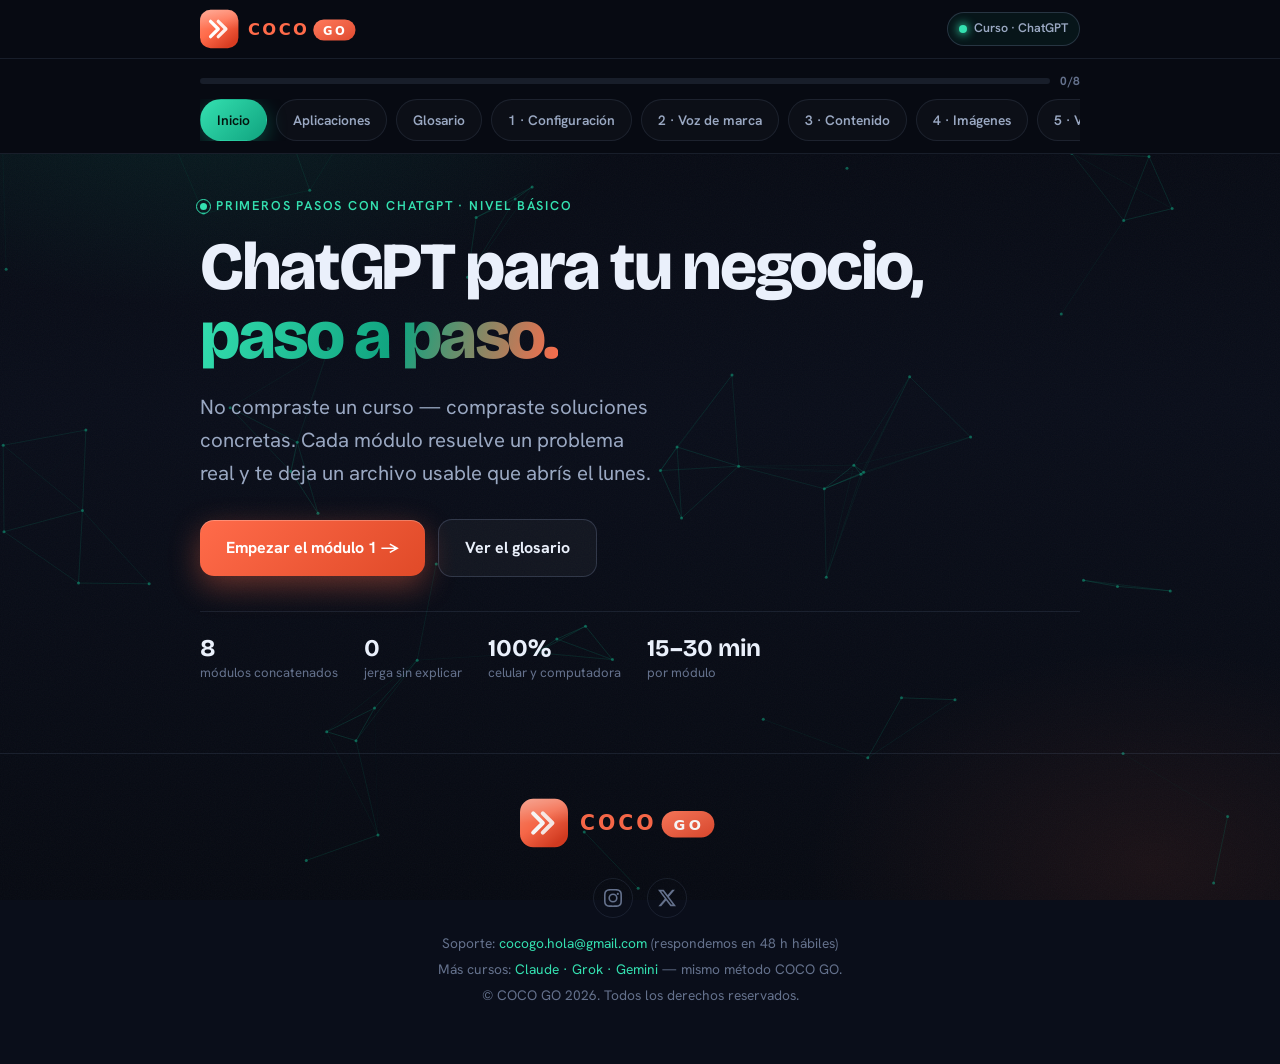
<file: guia-nueva/index.html>
<!DOCTYPE html>
<html lang="es">
<head>
<meta charset="UTF-8" />
<meta name="viewport" content="width=device-width, initial-scale=1.0, viewport-fit=cover" />
<title>ChatGPT para tu negocio — COCO GO</title>
<meta name="description" content="Curso práctico de ChatGPT para emprendedores y PyMEs. 8 módulos con prompts, plantillas y entregables reales. En español, sin tecnicismos." />
<meta property="og:type" content="website" />
<meta property="og:title" content="ChatGPT para tu negocio — COCO GO" />
<meta property="og:description" content="8 módulos concatenados. Cada uno resuelve un problema concreto y te deja un archivo usable esta semana." />
<meta property="og:site_name" content="COCO GO" />
<link rel="preconnect" href="https://fonts.googleapis.com">
<link rel="preconnect" href="https://fonts.gstatic.com" crossorigin>
<link href="https://fonts.googleapis.com/css2?family=Bricolage+Grotesque:opsz,wght@12..96,500;12..96,700;12..96,800&family=Hanken+Grotesk:wght@400;500;600;700&family=JetBrains+Mono:wght@400;500&display=swap" rel="stylesheet">
<style>
:root{
  --ink:#070A12; --bg:#0A0E1A; --surface:#0F1525; --surface-2:#141C30;
  --text:#EAF0FB; --muted:#9AA8C2; --faint:#64718C;
  --coral:#FF6B4A; --coral-rgb:255,107,74;
  --border:rgba(150,170,210,.12); --border-strong:rgba(150,170,210,.22);
  --theme:#10A37F; --theme-light:#34E0B0; --theme-rgb:16,163,127; --theme-dark:#0B7C60;
  --display:'Bricolage Grotesque',serif; --body:'Hanken Grotesk',system-ui,sans-serif; --mono:'JetBrains Mono',monospace;
  --maxw:920px; --r:18px;
}
*,*::before,*::after{box-sizing:border-box;margin:0;padding:0}
html{-webkit-text-size-adjust:100%;scroll-behavior:smooth}
body{font-family:var(--body);background:var(--bg);color:var(--text);line-height:1.6;font-size:16px;-webkit-font-smoothing:antialiased;overflow-x:hidden;position:relative;min-height:100vh}
#bg{position:fixed;inset:0;z-index:-2;width:100%;height:100%;display:block}
body::before{content:"";position:fixed;inset:0;z-index:-3;pointer-events:none;background:radial-gradient(60% 50% at 15% 4%, rgba(var(--theme-rgb),.16), transparent 60%),radial-gradient(45% 40% at 90% 96%, rgba(var(--coral-rgb),.08), transparent 60%),linear-gradient(180deg, var(--ink), var(--bg) 45%, var(--ink))}
body::after{content:"";position:fixed;inset:0;z-index:-1;pointer-events:none;opacity:.035;background-image:url("data:image/svg+xml,%3Csvg xmlns='http://www.w3.org/2000/svg' width='160' height='160'%3E%3Cfilter id='n'%3E%3CfeTurbulence type='fractalNoise' baseFrequency='.85' numOctaves='2'/%3E%3C/filter%3E%3Crect width='100%25' height='100%25' filter='url(%23n)'/%3E%3C/svg%3E")}
.wrap{max-width:var(--maxw);margin:0 auto;padding:0 20px}

/* radio tabs (hidden) */
.tab{position:absolute;opacity:0;pointer-events:none}

/* brand bar */
.brandbar{position:fixed;top:0;left:0;right:0;z-index:50;background:var(--ink);border-bottom:1px solid var(--border)}
.brandbar .wrap{display:flex;align-items:center;justify-content:space-between;height:58px}
.brand{display:flex;align-items:center}
.brand-logo{height:46px;width:auto;display:block}
.theme-chip{display:inline-flex;align-items:center;gap:7px;font-weight:600;font-size:.78rem;color:var(--muted);padding:6px 11px;border:1px solid var(--border-strong);border-radius:999px;background:rgba(var(--theme-rgb),.07)}
.theme-chip .dot{width:8px;height:8px;border-radius:50%;background:var(--theme-light);box-shadow:0 0 10px 1px var(--theme-light)}

/* nav */
.modnav{position:fixed;top:58px;left:0;right:0;z-index:40;padding:12px 0;background:var(--ink);border-bottom:1px solid var(--border)}
.modnav .scroll{display:flex;gap:9px;overflow-x:auto;scrollbar-width:none}
.modnav .scroll::-webkit-scrollbar{display:none}
.pill{flex-shrink:0;font-size:.86rem;font-weight:600;color:var(--muted);padding:9px 16px;border-radius:999px;border:1px solid var(--border);background:rgba(255,255,255,.025);cursor:pointer;white-space:nowrap;transition:all .22s;user-select:none}
.pill:hover{color:var(--text);border-color:var(--border-strong)}

main.wrap{padding-top:158px}
/* panel visibility (13 tabs) */
.panel{display:none;padding:34px 0 40px}
#t-inicio:checked~main #p-inicio,
#t-gloss:checked~main #p-gloss,
#t-m1:checked~main #p-m1,
#t-m2:checked~main #p-m2,
#t-m3:checked~main #p-m3,
#t-m4:checked~main #p-m4,
#t-m5:checked~main #p-m5,
#t-m6:checked~main #p-m6,
#t-m7:checked~main #p-m7,
#t-m8:checked~main #p-m8,
#t-apps:checked~main #p-apps,
#t-bonus:checked~main #p-bonus,
#t-verif:checked~main #p-verif{display:block;animation:rise .55s cubic-bezier(.2,.7,.3,1)}

/* active pill (13 tabs) */
#t-inicio:checked~.modnav .p-inicio,
#t-gloss:checked~.modnav .p-gloss,
#t-m1:checked~.modnav .p-m1,
#t-m2:checked~.modnav .p-m2,
#t-m3:checked~.modnav .p-m3,
#t-m4:checked~.modnav .p-m4,
#t-m5:checked~.modnav .p-m5,
#t-m6:checked~.modnav .p-m6,
#t-m7:checked~.modnav .p-m7,
#t-m8:checked~.modnav .p-m8,
#t-apps:checked~.modnav .p-apps,
#t-bonus:checked~.modnav .p-bonus,
#t-verif:checked~.modnav .p-verif{color:#04130E;background:linear-gradient(135deg,var(--theme-light),var(--theme));border-color:transparent;box-shadow:0 6px 20px rgba(var(--theme-rgb),.4)}

/* headings */
.eyebrow{display:inline-flex;align-items:center;gap:9px;font-size:.8rem;font-weight:600;letter-spacing:.14em;text-transform:uppercase;color:var(--theme-light);margin-bottom:16px}
.eyebrow .pulse{width:7px;height:7px;border-radius:50%;background:var(--theme-light);position:relative}
.eyebrow .pulse::after{content:"";position:absolute;inset:-4px;border-radius:50%;border:1px solid var(--theme-light);animation:ping 2.4s ease-out infinite}
@keyframes ping{0%{transform:scale(.6);opacity:.9}100%{transform:scale(2.2);opacity:0}}
.sec-head{display:flex;align-items:center;gap:15px;margin-bottom:8px}
.numchip{font-family:var(--mono);font-weight:500;font-size:.9rem;color:var(--theme-light);width:44px;height:44px;flex-shrink:0;display:grid;place-items:center;border-radius:12px;background:rgba(var(--theme-rgb),.1);border:1px solid rgba(var(--theme-rgb),.3)}
h2{font-family:var(--display);font-weight:700;font-size:clamp(1.5rem,3.6vw,2.05rem);letter-spacing:-.025em;line-height:1.1}
.sec-sub{color:var(--muted);margin:6px 0 22px 59px;font-size:1.02rem}
@media(max-width:560px){.sec-sub{margin-left:0}}

/* hero */
h1{font-family:var(--display);font-weight:800;font-size:clamp(2.4rem,7vw,4.2rem);line-height:1.03;letter-spacing:-.035em;margin-bottom:20px}
h1 .grad{background:linear-gradient(105deg,var(--theme-light),var(--theme) 55%,var(--coral));-webkit-background-clip:text;background-clip:text;color:transparent}
.lead{font-size:clamp(1.05rem,2.2vw,1.28rem);color:var(--muted);max-width:42ch;margin-bottom:30px}
.cta-row{display:flex;flex-wrap:wrap;gap:13px;align-items:center}
.btn{font-weight:700;font-size:1rem;padding:15px 26px;border-radius:14px;border:0;cursor:pointer;text-decoration:none;display:inline-flex;align-items:center;gap:10px;transition:transform .2s cubic-bezier(.34,1.3,.64,1),box-shadow .25s;user-select:none}
.btn-primary{background:linear-gradient(135deg,var(--coral),#E04A28);color:#fff;box-shadow:0 10px 30px rgba(var(--coral-rgb),.38),inset 0 1px 0 rgba(255,255,255,.25)}
.btn-primary:hover{transform:translateY(-2px);box-shadow:0 16px 40px rgba(var(--coral-rgb),.5)}
.btn-ghost{background:rgba(255,255,255,.04);color:var(--text);border:1px solid var(--border-strong)}
.btn-ghost:hover{transform:translateY(-2px);border-color:var(--theme-light);color:var(--theme-light)}
.trust{display:flex;flex-wrap:wrap;gap:10px 26px;margin-top:34px;padding-top:24px;border-top:1px solid var(--border)}
.trust .t{display:flex;flex-direction:column;gap:2px}
.trust .t b{font-family:var(--display);font-weight:700;font-size:1.5rem;line-height:1}
.trust .t span{font-size:.82rem;color:var(--faint)}

/* cards */
.card{background:linear-gradient(165deg,var(--surface),var(--surface-2));border:1px solid var(--border);border-radius:var(--r);padding:24px;position:relative;overflow:hidden;margin-bottom:16px}
.card::before{content:"";position:absolute;inset:0 0 auto 0;height:1px;background:linear-gradient(90deg,transparent,rgba(255,255,255,.18),transparent)}
.card h3{font-family:var(--display);font-weight:700;font-size:1.1rem;margin-bottom:10px;letter-spacing:-.01em}
.card p{color:var(--muted);font-size:1rem;margin-bottom:8px}
.card p:last-child{margin-bottom:0}
.card p strong{color:var(--text)}
.card ol,.card ul{padding-left:1.2rem;color:var(--muted);font-size:.97rem;margin-bottom:8px}
.card li{margin-bottom:.45rem}
.card li strong{color:var(--text)}
.card code{font-family:var(--mono);font-size:.84rem;color:var(--theme-light);background:rgba(var(--theme-rgb),.1);padding:2px 6px;border-radius:4px}
.card a{color:var(--theme-light);text-decoration:none;border-bottom:1px solid rgba(var(--theme-rgb),.3)}
.card a:hover{border-bottom-color:var(--theme-light)}

/* fastlane */
.fastlane{display:flex;gap:14px;background:rgba(var(--theme-rgb),.08);border:1px solid rgba(var(--theme-rgb),.28);border-radius:14px;padding:15px 17px;margin-bottom:20px}
.fastlane .bolt{flex-shrink:0;width:33px;height:33px;border-radius:9px;display:grid;place-items:center;background:linear-gradient(135deg,var(--theme-light),var(--theme));color:#04130E;font-size:1.05rem;box-shadow:0 4px 14px rgba(var(--theme-rgb),.45)}
.fastlane .label{font-size:.73rem;font-weight:700;letter-spacing:.1em;text-transform:uppercase;color:var(--theme-light);display:block;margin-bottom:3px}
.fastlane p{font-size:.95rem;color:var(--text);margin:0}

/* prompts */
.prompt{background:var(--ink);border:1px solid var(--border-strong);border-radius:13px;overflow:hidden;margin-top:12px;margin-bottom:4px}
.prompt .top{display:flex;align-items:center;justify-content:space-between;padding:9px 14px;border-bottom:1px solid var(--border);background:rgba(255,255,255,.02)}
.prompt .top span{font-family:var(--mono);font-size:.74rem;color:var(--faint);letter-spacing:.05em}
.copy{font-size:.78rem;font-weight:600;color:var(--theme-light);background:rgba(var(--theme-rgb),.1);border:1px solid rgba(var(--theme-rgb),.3);padding:5px 12px;border-radius:8px;cursor:pointer;transition:all .2s;font-family:var(--body)}
.copy:hover{background:rgba(var(--theme-rgb),.2)}
.prompt pre{font-family:var(--mono);font-size:.85rem;line-height:1.65;color:#CBD7EC;padding:16px;white-space:pre-wrap;margin:0}
.entregable{display:inline-flex;align-items:center;gap:8px;margin-top:14px;font-size:.84rem;font-weight:600;color:var(--theme-light);padding:7px 13px;border-radius:999px;border:1px dashed rgba(var(--theme-rgb),.4);background:rgba(var(--theme-rgb),.05)}
strong.field{background:rgba(var(--theme-rgb),.14);color:var(--theme-light);font-style:italic;font-weight:600;padding:1px 5px;border-radius:4px;font-family:var(--body)}

/* kit tree */
.kit-tree{font-family:var(--mono);font-size:.82rem;background:var(--ink);border:1px solid var(--border);border-radius:10px;padding:14px;color:#CBD7EC;white-space:pre;overflow-x:auto;margin:10px 0}

/* glosario */
.gloss-search{display:flex;align-items:center;gap:10px;background:var(--surface);border:1px solid var(--border-strong);border-radius:12px;padding:11px 15px;margin-bottom:14px}
.gloss-search input{flex:1;background:transparent;border:0;color:var(--text);font-family:var(--body);font-size:1rem;outline:none}
.gloss-search input::placeholder{color:var(--faint)}
.gloss-list{display:flex;flex-direction:column;gap:7px}
.gitem{border:1px solid var(--border);border-radius:11px;background:var(--surface);overflow:hidden}
.gterm{width:100%;display:flex;align-items:center;justify-content:space-between;gap:12px;background:transparent;border:0;cursor:pointer;color:var(--text);font-family:var(--body);font-weight:600;font-size:1rem;padding:13px 16px;text-align:left;transition:color .2s}
.gterm:hover{color:var(--theme-light)}
.gterm .chev{flex-shrink:0;color:var(--theme-light);font-size:1.2rem;line-height:1;transition:transform .25s}
.gterm.open{color:var(--theme-light)}
.gterm.open .chev{transform:rotate(45deg)}
.gdef{max-height:0;overflow:hidden;transition:max-height .3s ease}
.gdef p{padding:0 16px 14px;color:var(--muted);font-size:.96rem;margin:0}
.gloss-note{margin-top:13px;font-size:.88rem;color:var(--faint)}

/* aplicaciones */
.app-grid{display:grid;grid-template-columns:repeat(auto-fill,minmax(260px,1fr));gap:13px;margin-top:16px;margin-bottom:20px}
.app{background:linear-gradient(165deg,var(--surface),var(--surface-2));border:1px solid var(--border);border-radius:14px;padding:19px}
.app .ic{width:37px;height:37px;border-radius:10px;display:grid;place-items:center;background:rgba(var(--theme-rgb),.1);border:1px solid rgba(var(--theme-rgb),.25);font-size:1.05rem;margin-bottom:11px}
.app h4{font-family:var(--display);font-weight:700;font-size:1.04rem;margin-bottom:6px}
.app p{font-size:.93rem;color:var(--muted);margin:0}
.app ul{font-size:.9rem;color:var(--muted);padding-left:1.1rem;margin-top:8px}
.app li{margin-bottom:.3rem}
.fw-row{display:flex;gap:13px;flex-wrap:wrap;margin-top:16px}
.fw-box{flex:1;min-width:240px;border-radius:12px;padding:14px}
.fw-box h4{font-size:.85rem;font-weight:700;margin-bottom:6px}
.fw-box ul{padding-left:1.1rem;color:var(--muted);font-size:.88rem}
.fw-box li{margin-bottom:.25rem}
.fw-str{border-left:4px solid #34D399;background:rgba(52,211,153,.06)}
.fw-str h4{color:#34D399}
.fw-weak{border-left:4px solid #FBBF24;background:rgba(251,191,36,.05)}
.fw-weak h4{color:#FBBF24}

/* bonus */
.bonus-cat{font-size:.78rem;font-weight:800;text-transform:uppercase;letter-spacing:.08em;color:var(--coral);margin:24px 0 12px;padding-bottom:8px;border-bottom:1px solid var(--border)}

/* verificación */
.check-list{display:flex;flex-direction:column}
.check{display:flex;align-items:flex-start;gap:12px;padding:13px 0;border-bottom:1px solid var(--border)}
.check:last-child{border-bottom:0}
.check .box{flex-shrink:0;width:24px;height:24px;border-radius:7px;border:1.5px solid var(--border-strong);display:grid;place-items:center;color:var(--theme-light);font-size:.9rem}
.check p{font-size:.98rem;color:var(--text);margin:0}
.check p small{display:block;color:var(--faint);font-size:.85rem}
/* B6 — progreso */
.check .box{transition:background .2s,border-color .2s,color .2s}
.check:not(.done) .box{color:transparent;border-color:var(--border-strong);background:transparent}
.check.done .box{color:var(--theme-light);border-color:rgba(var(--theme-rgb),.6);background:rgba(var(--theme-rgb),.14)}
.modcheck{display:flex;align-items:center;gap:11px;margin-top:18px;padding:14px 18px;border:1px solid var(--border);border-radius:12px;background:rgba(var(--theme-rgb),.04);cursor:pointer;user-select:none;font-size:.95rem;font-weight:600;color:var(--text);transition:border-color .2s,background .2s}
.modcheck:hover{border-color:rgba(var(--theme-rgb),.45)}
.modcheck input{appearance:none;-webkit-appearance:none;margin:0;flex-shrink:0;width:24px;height:24px;border-radius:7px;border:1.5px solid var(--border-strong);display:grid;place-items:center;cursor:pointer;transition:background .2s,border-color .2s}
.modcheck input::before{content:"✓";font-size:.9rem;font-weight:700;color:#fff;opacity:0;transition:opacity .15s}
.modcheck input:checked{background:var(--theme);border-color:var(--theme)}
.modcheck input:checked::before{opacity:1}
.modcheck.done{border-color:rgba(var(--theme-rgb),.5);background:rgba(var(--theme-rgb),.08)}
.progwrap{display:flex;align-items:center;gap:10px;padding:2px 0 8px}
.progtrack{flex:1;height:6px;border-radius:999px;background:var(--border);overflow:hidden}
.progfill{height:100%;width:0;border-radius:999px;background:var(--theme);transition:width .35s ease}
.proglabel{font-size:.74rem;font-weight:700;color:var(--faint);white-space:nowrap;letter-spacing:.02em}
.progwrap.complete .progfill{background:var(--theme-light)}
.progwrap.complete .proglabel{color:var(--theme-light)}

/* cross-sell */
.next{margin-top:26px;background:radial-gradient(120% 140% at 100% 0%, rgba(var(--coral-rgb),.14), transparent 55%),linear-gradient(165deg,var(--surface),var(--surface-2));border:1px solid var(--border-strong);border-radius:20px;padding:28px;position:relative;overflow:hidden}
.next .kicker{font-size:.76rem;font-weight:700;letter-spacing:.14em;text-transform:uppercase;color:var(--faint);margin-bottom:10px}
.next h3{font-family:var(--display);font-weight:800;font-size:clamp(1.35rem,3.5vw,1.9rem);letter-spacing:-.025em;margin-bottom:8px}
.next h3 .c{color:var(--coral)}
.next p{color:var(--muted);max-width:46ch;margin-bottom:18px}
.next .go{display:inline-flex;align-items:center;gap:9px;font-weight:700;color:var(--text);text-decoration:none;padding:13px 22px;border-radius:13px;background:rgba(255,255,255,.05);border:1px solid var(--border-strong);transition:all .25s}
.next .go:hover{transform:translateX(3px);border-color:var(--coral);color:var(--coral)}

footer{text-align:center;padding:40px 20px 54px;color:var(--faint);font-size:.86rem;border-top:1px solid var(--border);margin-top:30px}
.foot-logo{width:240px;height:auto;margin-bottom:14px;opacity:.96}
footer p{margin:4px auto;max-width:64ch}
footer a{color:var(--theme-light);text-decoration:none}
.socials{display:flex;gap:14px;justify-content:center;margin:6px 0 14px}
.soc{display:inline-flex;width:40px;height:40px;align-items:center;justify-content:center;border:1px solid var(--border);border-radius:50%;color:var(--faint);transition:color .2s,border-color .2s}
.soc:hover{color:var(--theme-light);border-color:var(--theme-light)}
.soc svg{width:18px;height:18px;fill:currentColor}
@keyframes rise{from{opacity:0;transform:translateY(14px)}to{opacity:1;transform:none}}
@media(prefers-reduced-motion:reduce){.panel{animation:none!important}.eyebrow .pulse::after{animation:none}}
.devcols{display:flex;flex-wrap:wrap;gap:12px;margin-top:14px}
.devcol{flex:1 1 240px;background:rgba(var(--theme-rgb),.05);border:1px solid rgba(var(--theme-rgb),.18);border-radius:12px;padding:14px 16px}
.devcol h4{margin:0 0 10px;font-size:.95rem;display:flex;align-items:center;gap:7px}
.devcol ul{margin:0;padding-left:16px}
.devcol li{margin:6px 0;font-size:.9rem;color:var(--faint);line-height:1.5}
</style>
</head>
<body>
<canvas id="bg"></canvas>

<!-- 13 pestañas -->
<input class="tab" type="radio" name="coco-tab" id="t-inicio" checked>
<input class="tab" type="radio" name="coco-tab" id="t-gloss">
<input class="tab" type="radio" name="coco-tab" id="t-m1">
<input class="tab" type="radio" name="coco-tab" id="t-m2">
<input class="tab" type="radio" name="coco-tab" id="t-m3">
<input class="tab" type="radio" name="coco-tab" id="t-m4">
<input class="tab" type="radio" name="coco-tab" id="t-m5">
<input class="tab" type="radio" name="coco-tab" id="t-m6">
<input class="tab" type="radio" name="coco-tab" id="t-m7">
<input class="tab" type="radio" name="coco-tab" id="t-m8">
<input class="tab" type="radio" name="coco-tab" id="t-apps">
<input class="tab" type="radio" name="coco-tab" id="t-bonus">
<input class="tab" type="radio" name="coco-tab" id="t-verif">

<header class="brandbar">
  <div class="wrap">
    <div class="brand">
      <img src="assets/logo-coco-go.svg" class="brand-logo" alt="COCO GO">
    </div>
    <span class="theme-chip"><span class="dot"></span>Curso · ChatGPT</span>
  </div>
</header>

<nav class="modnav">
  <div class="wrap">
    <div class="progwrap" role="progressbar" aria-valuemin="0" aria-valuemax="8" aria-valuenow="0" aria-label="Progreso del curso">
      <div class="progtrack"><div class="progfill"></div></div>
      <span class="proglabel">0/8</span>
    </div>
    <div class="scroll">
    <label class="pill p-inicio" for="t-inicio">Inicio</label>
    <label class="pill p-apps" for="t-apps">Aplicaciones</label>
    <label class="pill p-gloss" for="t-gloss">Glosario</label>
    <label class="pill p-m1" for="t-m1">1 · Configuración</label>
    <label class="pill p-m2" for="t-m2">2 · Voz de marca</label>
    <label class="pill p-m3" for="t-m3">3 · Contenido</label>
    <label class="pill p-m4" for="t-m4">4 · Imágenes</label>
    <label class="pill p-m5" for="t-m5">5 · Ventas</label>
    <label class="pill p-m6" for="t-m6">6 · Flujos</label>
    <label class="pill p-m7" for="t-m7">7 · Investigación</label>
    <label class="pill p-m8" for="t-m8">8 · Sistema</label>
    <label class="pill p-verif" for="t-verif">Verificación</label>
    <label class="pill p-bonus" for="t-bonus">Bonus</label>
  </div></div>
</nav>

<main class="wrap">

  <!-- ═══ INICIO ═══ -->
  <section class="panel" id="p-inicio">
    <span class="eyebrow"><span class="pulse"></span>Primeros pasos con ChatGPT · nivel básico</span>
    <h1>ChatGPT para tu negocio,<br><span class="grad">paso a paso.</span></h1>
    <p class="lead">No compraste un curso — compraste soluciones concretas. Cada módulo resuelve un problema real y te deja un archivo usable que abrís el lunes.</p>
    <div class="cta-row">
      <label class="btn btn-primary" for="t-m1">Empezar el módulo 1 →</label>
      <label class="btn btn-ghost" for="t-gloss">Ver el glosario</label>
    </div>
    <div class="trust">
      <div class="t"><b>8</b><span>módulos concatenados</span></div>
      <div class="t"><b>0</b><span>jerga sin explicar</span></div>
      <div class="t"><b>100%</b><span>celular y computadora</span></div>
      <div class="t"><b>15–30 min</b><span>por módulo</span></div>
    </div>
  </section>

  <!-- ═══ GLOSARIO ═══ -->
  <section class="panel" id="p-gloss">
    <div class="sec-head"><span class="numchip" style="font-size:1.25rem">Aa</span><h2>Glosario · 22 conceptos clave</h2></div>
    <p class="sec-sub">Antes de arrancar, leé el estándar de calidad y el mapa del kit (los tenés más abajo).</p>

    <p style="font-weight:700;color:var(--theme-light);font-size:1.02rem;margin:4px 0 10px">👉 ¿Una palabra te traba en algún módulo? Buscala acá — son 22 conceptos explicados simple.</p>
    <div class="gloss-search"><span>🔎</span><input id="gloss-q" placeholder="Buscar un término…" autocomplete="off"></div>

    <div class="card">
      <h3>📦 Tu kit al terminar — soluciones en archivos</h3>
      <p>No es material de estudio. Es lo que abrís cuando tenés un problema en el negocio:</p>
      <pre class="kit-tree">Sistema IA/
├── 01-perfil          → ChatGPT ya conoce tu negocio
├── 02-voz-de-marca    → textos que suenan a vos, no a robot
├── 03-calendario      → semana de contenido resuelta
├── 04-imagenes        → visuals profesionales de marca
├── 05-mensajes-venta  → ventas por WhatsApp/email en 2 min
├── 06-flujos          → tareas repetitivas en minutos
├── 07-ficha-idea      → saber si una idea vale (o no)
└── 08-manual-operacion → cómo operar con IA cada semana</pre>
    </div>

    <div class="card">
      <h3>⏱️ Estándar de calidad — un módulo está listo si cumplís las 5</h3>
      <ol>
        <li><strong>Datos reales</strong> — precios, servicios, clientes y tono tuyo, no placeholders.</li>
        <li><strong>Al menos una iteración</strong> — si sonó genérico, pediste ajuste concreto.</li>
        <li><strong>Prueba en operación</strong> — enviaste, publicaste o cronometraste.</li>
        <li><strong>Guardado en Sistema IA</strong> — archivo nombrado, encontrable el lunes.</li>
        <li><strong>Repetible sin esta guía</strong> — sabés qué prompt usar y dónde está el entregable.</li>
      </ol>
    </div>

    <div class="card" style="margin-bottom:14px">
      <h3>📩 Carta al alumno</h3>
      <p>Pasaste plata y tiempo comprando este curso. Lo mínimo que merecés es claridad: <strong>no hay magia</strong>. ChatGPT es una herramienta potente con un límite claro — sin tu contexto real, da respuestas genéricas. Tu trabajo es alimentarla con datos de tu negocio, iterar hasta que suene bien y publicar aunque no sea perfecto.</p>
      <p>Si completás los 8 módulos con datos reales y al menos 1 entregable usado por semana, en un mes vas a tener un sistema que trabaja mientras vos vendés.</p>
    </div>

    <div class="card" style="margin-bottom:14px">
      <h3>🗺️ Mapa del curso</h3>
      <p><strong>Base:</strong> M1 Configuración → M2 Voz de marca<br>
      <strong>Contenido:</strong> M3 Redes → M4 Imágenes<br>
      <strong>Ventas:</strong> M5 Mensajes → M6 Flujos<br>
      <strong>Estrategia:</strong> M7 Investigación → M8 Sistema permanente</p>
      <p style="margin-top:8px;font-size:.9rem;color:var(--faint)">Hacelos en orden la primera vez. Después podés entrar por cualquier módulo según la urgencia de la semana.</p>
    </div>

    <div class="card" style="margin-bottom:14px">
      <h3>⚙️ Antes de empezar</h3>
      <ul>
        <li>Cuenta en <strong>chatgpt.com</strong> (el plan free alcanza para todo el curso).</li>
        <li>Una nota o carpeta en el celular o compu donde guardar los entregables — llamala <strong>"Sistema IA"</strong>.</li>
        <li>15–30 minutos por módulo. No intentes hacerlos todos en un día.</li>
        <li>Datos reales de tu negocio: qué vendés, a quién, cuánto, por qué canal.</li>
      </ul>
    </div>

    <div class="card" style="margin-bottom:14px">
      <h3>🔧 Refinamiento de prompts — la regla de 3</h3>
      <p>ChatGPT rara vez acierta en el primer intento — y eso es normal. La calidad del resultado depende de cuánto refinás, no de cuánto pedís de una vez. Regla práctica:</p>
      <ol>
        <li><strong>Primer intento:</strong> pedís con contexto básico. Mirás si la dirección es buena.</li>
        <li><strong>Segunda vuelta:</strong> ajustás lo específico que no funcionó ("más corto", "menos formal", "agregá precio").</li>
        <li><strong>Tercera vuelta:</strong> afinás detalles finales. En este punto, el 90% de los resultados ya sirven.</li>
      </ol>
      <p>Si después de 3 intentos sigue sin funcionar, el problema suele ser falta de contexto — agregá más datos de tu negocio.</p>
    </div>

    <div class="gloss-list" id="gloss-list">

      <div class="gitem"><button class="gterm">ChatGPT<span class="chev">+</span></button><div class="gdef"><p>Asistente de inteligencia artificial que conversa por texto. Lo usás como un chat: le escribís lo que necesitás y te responde en segundos. Podés pedirle que redacte emails, arme calendarios o analice ideas. <em>No reemplaza tu criterio</em> — acelera el trabajo repetitivo.</p></div></div>

      <div class="gitem"><button class="gterm">IA (Inteligencia Artificial)<span class="chev">+</span></button><div class="gdef"><p>Tecnología que aprende patrones de millones de textos para generar respuestas útiles. Para vos como emprendedor, significa tener un <em>asistente 24/7</em> que redacta, resume, organiza y propone — sin contratar a nadie extra. No necesitás entender cómo funciona por dentro; solo <strong>saber pedirle bien</strong> las cosas.</p></div></div>

      <div class="gitem"><button class="gterm">Prompt<span class="chev">+</span></button><div class="gdef"><p>El mensaje o instrucción que le das a ChatGPT. Como darle una orden clara a un empleado nuevo: cuanto más <em>contexto</em> (quién sos, qué vendés, qué tono querés), mejor resultado. Ejemplo malo: "escribí un post". Ejemplo bueno: "Soy nutricionista en Buenos Aires, escribí un post de Instagram de 100 palabras sobre desayunos rápidos para mamás ocupadas, tono cercano".</p></div></div>

      <div class="gitem"><button class="gterm">Contexto<span class="chev">+</span></button><div class="gdef"><p>Toda la información que le das a ChatGPT para que entienda <em>tu situación</em>: negocio, audiencia, objetivo, tono y restricciones. Sin contexto, las respuestas son genéricas. Con buen contexto, parecen hechas por alguien que <strong>conoce tu marca</strong>.</p></div></div>

      <div class="gitem"><button class="gterm">Instrucciones personalizadas<span class="chev">+</span></button><div class="gdef"><p>Espacio en ChatGPT donde cargás información <em>fija</em> sobre tu negocio: qué hacés, a quién le vendés, cómo hablás. ChatGPT las lee en cada conversación nueva, así <strong>no repetís el contexto</strong> cada vez. Es la configuración más importante del Módulo 1.</p></div></div>

      <div class="gitem"><button class="gterm">GPT / GPT-4o / GPT-5<span class="chev">+</span></button><div class="gdef"><p>El "motor" detrás de ChatGPT. Los <strong>modelos más nuevos</strong> son más capaces: entienden mejor el contexto, escriben con más matices y cometen menos errores. <strong>GPT-4o</strong> es el modelo que usás en el plan gratuito y Plus — excelente para todo este curso. <strong>GPT-5</strong> (2025) es el más avanzado: razonamiento largo y respuestas más precisas. Para empezar, el <em>plan free con GPT-4o alcanza</em> perfectamente.</p></div></div>

      <div class="gitem"><button class="gterm">CTA (Call to Action)<span class="chev">+</span></button><div class="gdef"><p>La frase que le dice al lector <em>qué hacer después</em> de ver tu contenido. Ejemplos: "Escribime por WhatsApp", "Agendá tu consulta gratis", "Comentá si te pasó lo mismo". Sin CTA, tu post educa pero <strong>no genera contacto ni ventas</strong>.</p></div></div>

      <div class="gitem"><button class="gterm">Hook<span class="chev">+</span></button><div class="gdef"><p>La primera línea de tu publicación — la que <em>frena el scroll</em>. Tiene que generar curiosidad, identificación o sorpresa en menos de 2 segundos. Ejemplo: "Perdí 3 clientes por responder tarde. Esto cambió todo." Un buen hook vale más que <strong>10 párrafos aburridos</strong>.</p></div></div>

      <div class="gitem"><button class="gterm">Lead<span class="chev">+</span></button><div class="gdef"><p>Una persona interesada en tu producto o servicio que <em>todavía no compró</em>. Puede ser alguien que te escribió por Instagram, dejó su email o pidió un presupuesto. ChatGPT te ayuda a redactar los mensajes de seguimiento <strong>sin sonar robótico</strong>.</p></div></div>

      <div class="gitem"><button class="gterm">Voz de marca<span class="chev">+</span></button><div class="gdef"><p>Cómo suena tu negocio cuando escribe o habla: formal o cercano, técnico o simple, serio o divertido. Definirla evita que ChatGPT te suene como una <em>multinacional genérica</em>. Se define con <strong>3 palabras de tono</strong>, palabras prohibidas y un ejemplo real de cómo escribís vos.</p></div></div>

      <div class="gitem"><button class="gterm">Micronicho<span class="chev">+</span></button><div class="gdef"><p>Un segmento <em>muy específico</em> de mercado. En vez de "coach", sos "coach de productividad para madres emprendedoras en México". Cuanto más específico, mejor responde ChatGPT porque entiende exactamente a quién le hablás.</p></div></div>

      <div class="gitem"><button class="gterm">Token<span class="chev">+</span></button><div class="gdef"><p>Unidad de texto que ChatGPT procesa (aproximadamente 4 caracteres en español = 1 token). Si tu prompt es muy largo, ChatGPT puede <em>"olvidar" el inicio</em>. Solución: empezá conversación nueva para tareas distintas y sé <strong>conciso</strong> en tus instrucciones.</p></div></div>

      <div class="gitem"><button class="gterm">Iteración<span class="chev">+</span></button><div class="gdef"><p>Pedir ajustes hasta que el resultado te convenza. ChatGPT rara vez acierta en el primer intento — y eso es normal. Frases útiles: <em>"más corto"</em>, <em>"menos formal"</em>, <em>"agregá un CTA"</em>. La calidad final depende de cuánto <strong>refinás</strong>, no de cuánto pedís de una vez.</p></div></div>

      <div class="gitem"><button class="gterm">Plantilla reutilizable<span class="chev">+</span></button><div class="gdef"><p>Un prompt con <em>campos entre corchetes</em> que reutilizás cambiando solo las variables. Ejemplo: "Escribí un email de seguimiento para [NOMBRE] que consultó por [SERVICIO]." Te ahorra tiempo y mantiene <strong>calidad consistente</strong> en tareas repetitivas.</p></div></div>

      <div class="gitem"><button class="gterm">Alucinación<span class="chev">+</span></button><div class="gdef"><p>Cuando ChatGPT inventa datos, estadísticas o referencias que <em>suenan reales pero no lo son</em>. Siempre validá cifras, leyes y datos técnicos. Para copy y ideas creativas es menos riesgoso; para <strong>decisiones legales o médicas</strong>, nunca confíes solo en la IA.</p></div></div>

      <div class="gitem"><button class="gterm">Embudo de ventas<span class="chev">+</span></button><div class="gdef"><p>El camino que recorre un cliente: de <em>desconocido</em> → interesado → consulta → compra. ChatGPT te ayuda en cada etapa: contenido que atrae, mensajes que nutren, emails que cierran. Pensar en embudo evita publicar contenido <strong>bonito pero que no vende</strong>.</p></div></div>

      <div class="gitem"><button class="gterm">Automatización<span class="chev">+</span></button><div class="gdef"><p>Delegar lo <em>repetitivo</em> (FAQs, seguimientos, calendarios, resúmenes) para liberar tiempo de lo que solo vos podés hacer: vender, decidir, relacionarte. ChatGPT es tu primer paso de automatización <strong>sin código ni herramientas extra</strong>.</p></div></div>

      <div class="gitem"><button class="gterm">FAQ<span class="chev">+</span></button><div class="gdef"><p>Preguntas frecuentes que te repiten tus clientes. ChatGPT puede generar respuestas listas para WhatsApp, web o Instagram. Tener FAQs bien redactadas <em>reduce consultas repetitivas</em> y acelera la decisión de compra.</p></div></div>

      <div class="gitem"><button class="gterm">Calendario editorial<span class="chev">+</span></button><div class="gdef"><p>Tu plan de publicaciones: qué subir, en qué red y con qué objetivo cada semana. ChatGPT lo arma en minutos si le das tu negocio, pilares de contenido y frecuencia. Evita el <em>"¿qué publico hoy?"</em> y mantiene <strong>consistencia</strong> sin agotarte.</p></div></div>

      <div class="gitem"><button class="gterm">Copywriting<span class="chev">+</span></button><div class="gdef"><p>Escribir textos que <em>persuaden</em>: posts, emails, landing pages, mensajes de venta. No es literatura — es comunicación con objetivo (clic, respuesta, compra). ChatGPT acelera el borrador; vos ajustás el tono y la <strong>verdad de tu negocio</strong>.</p></div></div>

      <div class="gitem"><button class="gterm">Sistema IA<span class="chev">+</span></button><div class="gdef"><p>Tu carpeta de trabajo — en Notas del celular, Google Docs o archivos. Ahí guardás cada entregable de la guía con nombre fijo (<em>01-perfil</em>, <em>05-mensajes-venta</em>, etc.). No es decoración: es lo que abrís cada lunes en vez de releer la guía entera.</p></div></div>

      <div class="gitem"><button class="gterm">Conversación nueva<span class="chev">+</span></button><div class="gdef"><p>En ChatGPT es como empezar una reunión en blanco. Usala cuando cambiás de tarea (de posts a emails, de ventas a operaciones). Mantener todo en un solo chat largo mezcla contextos y <em>empeora los resultados</em>. Regla práctica: <strong>1 tarea = 1 chat</strong>.</p></div></div>

    </div>
    <p class="gloss-note">Tocá un término para ver la definición. El buscador filtra en tiempo real.</p>
  </section>

  <!-- ═══ MÓDULO 1 ═══ -->
  <section class="panel" id="p-m1">
    <div class="sec-head"><span class="numchip">01</span><h2>Configuración en 20 minutos</h2></div>
    <p class="sec-sub">El día que separa "uso ChatGPT a veces" de "tengo un asistente que conoce mi negocio". Sin este paso, todo lo demás suena genérico.</p>

    <div class="card" style="border-left:3px solid var(--theme-light)">
      <h3>🧠 ¿Qué es ChatGPT y para qué te sirve?</h3>
      <p>ChatGPT es un programa de inteligencia artificial creado por OpenAI que entendés y usás conversando: le escribís en español, como si fuera un chat con un asistente, y te responde en segundos. No instalás nada especial. No necesitás saber programar.</p>
      <p>Por dentro, "aprendió" leyendo miles de millones de textos — libros, artículos, conversaciones. Eso le permite escribir, resumir, organizar, analizar y proponer. Para tu negocio, significa tener un colaborador disponible las 24 horas que sabe redactar, armar calendarios, responder consultas y ayudarte a tomar decisiones.</p>
      <p><strong>Por qué este módulo es el más importante:</strong> sin configurarlo, ChatGPT no te conoce. Cada conversación nueva arranca de cero: tenés que explicarle tu negocio, tono y cliente una y otra vez. Una vez que lo configurás bien, recuerda quién sos en cada chat nuevo y las respuestas salen ajustadas a tu realidad desde el primer mensaje.</p>
      <div class="devcols">
        <div class="devcol"><h4>📱 Desde el celular</h4><ul>
          <li>Descargá la app oficial de ChatGPT (OpenAI, logo blanco sobre negro) desde App Store o Google Play. Creá cuenta con email o Google.</li>
          <li>Las instrucciones personalizadas se configuran en: Perfil → Configuración → Personalización.</li>
          <li>Plan gratuito: funciona para toda la guía.</li>
        </ul></div>
        <div class="devcol"><h4>💻 Desde la computadora</h4><ul>
          <li>Abrí chatgpt.com en Chrome, Firefox o Safari. Creá cuenta en menos de 2 minutos.</li>
          <li>Mismo menú, más fácil de leer y editar texto largo. Recomendado para esta configuración inicial.</li>
          <li>Plan Plus (USD 20/mes): modelos más potentes. No lo necesitás para empezar.</li>
        </ul></div>
      </div>
    </div>

    <div class="card" style="border-left:3px solid var(--theme-light)">
      <h3>📚 Qué vas a aprender — cómo funciona — cómo aplicarlo</h3>
      <p><strong>Qué:</strong> Configurar ChatGPT con el perfil de tu negocio para que cada respuesta sea específica, no genérica. Móvil y escritorio, mismos pasos.</p>
      <p><strong>Cómo:</strong> ChatGPT tiene un espacio de "Instrucciones personalizadas" que lee en cada conversación nueva. Le cargás tu negocio una vez y ya no repetís contexto.</p>
      <p><strong>Cómo aplicarlo:</strong> Completá el diagnóstico → cargá la plantilla con tus datos reales → enviá el prompt de prueba. Si el resultado menciona tu negocio y tu tono, el módulo está listo. Tiempo estimado: 20 minutos. Compatible con celular y computadora.</p>
    </div>

    <div class="fastlane"><span class="bolt">⚡</span><div><span class="label">Carril rápido</span><p>Abrí ChatGPT → Configuración → Instrucciones personalizadas, pegá la plantilla <strong>Perfil de Negocio</strong> de abajo con tus datos reales y guardá.</p></div></div>

    <div class="card">
      <h3>✅ Tu solución al terminar</h3>
      <p><strong>Problema:</strong> ChatGPT no conoce tu negocio — todo suena genérico y lo editás igual.</p>
      <p><strong>Te llevás:</strong> <code>01-perfil</code> + instrucciones cargadas en ChatGPT + 1 mensaje de WhatsApp usable.</p>
      <p><strong>Lo usás cuando:</strong> abras cualquier chat nuevo y necesités respuesta con tu tono, precio y cliente ideal — sin re-explicar todo.</p>
    </div>

    <div class="card">
      <h3>📋 Pasos</h3>
      <ol>
        <li>Completá el <strong>diagnóstico</strong> de abajo y guardá la respuesta en una nota llamada <strong>"Sistema IA"</strong>.</li>
        <li>Entrá a <strong>chatgpt.com</strong> y creá tu cuenta con email o Google. El plan <strong>gratuito</strong> alcanza para completar esta guía.</li>
        <li>Hacé clic en tu <strong>foto de perfil</strong> → <strong>Configuración</strong> → <strong>Personalización</strong> → <strong>Instrucciones personalizadas</strong>.</li>
        <li>Vas a ver 3 campos. En el campo 1, pegá la plantilla <strong>Perfil de Negocio</strong> de abajo con tus datos reales.</li>
        <li>En el campo 2, escribí: <em>"Respondé siempre en español latinoamericano, con tono [TU TONO]. Frases cortas. Sin relleno corporativo. Dá ejemplos aplicados a mi negocio."</em></li>
        <li>Hacé clic en <strong>Guardar</strong>. Abrí un chat nuevo y enviá el <strong>prompt de prueba</strong>.</li>
        <li>Si la respuesta suena genérica, agregá un ejemplo real de cómo escribís con clientes y pedí que lo imite.</li>
      </ol>
    </div>

    <div class="card" style="background:rgba(var(--theme-rgb),.05);border-color:rgba(var(--theme-rgb),.25)">
      <h3>🧠 ¿Qué es el Sistema IA y por qué importa desde el módulo 1?</h3>
      <p>El <strong>Sistema IA</strong> es tu carpeta de trabajo — en Notas del celular, Google Docs o en tu compu. Cada módulo te deja un archivo con nombre fijo (<code>01-perfil</code>, <code>02-voz-de-marca</code>, etc.).</p>
      <p>Empezás a construirlo hoy, acá, con el <strong>01-perfil</strong>. Al terminar el módulo 8, vas a tener 8 archivos que reemplazan esta guía: los abrís cuando los necesitás, sin releer nada.</p>
      <p>La diferencia entre "uso ChatGPT a veces" y "tengo un sistema" está en si guardás o no. Guardá todo, aunque el resultado sea imperfecto.</p>
    </div>

    <div class="card">
      <h3>🔍 Prompt de diagnóstico (5 min)</h3>
      <div class="prompt">
        <div class="top"><span>prompt · diagnóstico</span><button class="copy">Copiar</button></div>
        <pre>Antes de configurar nada, ayudame a enfocar esta guía en MI negocio:
1) ¿Qué vendo y a quién? (1 frase concreta)
2) ¿Qué tarea me roba más tiempo hoy? (ej: responder WhatsApp, crear posts, presupuestos)
3) ¿Qué resultado necesito en 7 días? Elegí uno: más ventas / más contenido publicado / más tiempo libre
4) ¿Por qué canal vendo más hoy? (Instagram, WhatsApp, email, local físico, otro)
Con mis respuestas:
- Decime qué módulos priorizar
- Qué entregable me va a impactar más esta semana
Sé directo. Español latinoamericano.</pre>
      </div>
    </div>

    <div class="card">
      <h3>📎 Plantilla — Perfil de Negocio</h3>
      <div class="prompt">
        <div class="top"><span>instrucciones personalizadas · campo 1</span><button class="copy">Copiar</button></div>
        <pre>Sos mi asistente de negocio. Mi empresa: <strong class="field">[NOMBRE]</strong>.
Vendo: <strong class="field">[PRODUCTO/SERVICIO]</strong>. Precio o rango: <strong class="field">[DESDE $X / PACK $Y]</strong>.
Mi cliente ideal: <strong class="field">[QUIÉN — específico, no "todos"]</strong>.
Por qué me eligen vs. competencia: <strong class="field">[1 FRASE REAL]</strong>.
Canal principal de ventas: <strong class="field">[WhatsApp / Instagram / local / email]</strong>.
Mi tono de marca: <strong class="field">[3 PALABRAS: ej. cercano, directo, práctico]</strong>.
País/mercado: <strong class="field">[EJ: Argentina, México, Colombia]</strong>.
Objeción que más escucho: <strong class="field">[EJ: "está caro" / "lo pienso"]</strong>.
Siempre respondé en español latinoamericano, con acciones concretas y ejemplos aplicados a mi negocio.
No uses frases vacías como "en el mundo actual" o "es importante destacar".</pre>
      </div>
    </div>

    <div class="card">
      <h3>🧪 Prompt de prueba</h3>
      <div class="prompt">
        <div class="top"><span>prompt · prueba</span><button class="copy">Copiar</button></div>
        <pre>Escribí un mensaje de WhatsApp de 3 líneas para presentar mi negocio a un cliente nuevo. Que suene humano, no robótico. Incluí un CTA para agendar una llamada de 15 minutos.</pre>
      </div>
    </div>

    <div class="card">
      <h3>⚠️ Error común</h3>
      <p>Dejar las instrucciones vacías o poner solo "sos un asistente útil". Sin contexto de negocio, ChatGPT suena igual para todos. Invertí 10 minutos en el perfil y ahorrás horas de edición después.</p>
    </div>

    <div class="card">
      <h3>✓ Listo cuando…</h3>
      <p>Abrís un chat nuevo, pegás el prompt de prueba <strong>sin agregar contexto extra</strong>, y la respuesta menciona tu negocio, tu cliente ideal y suena al tono que elegiste.</p>
    </div>

    <span class="entregable">📦 Entregable · 01-perfil — asistente configurado</span>

    <label class="modcheck" data-mod="1">
      <input type="checkbox" data-mod="1" aria-label="Completé el módulo 1">
      <span>Completé el módulo 1 · Configuración</span>
    </label>

    <div class="card" style="margin-top:20px;text-align:center;border-style:dashed">
      <p style="color:var(--faint);font-size:.9rem">¿Te sirvió este módulo o viste algo para mejorar? Contanos por Instagram —<br>
      <a href="https://instagram.com/cocogo" target="_blank" rel="noopener"><svg viewBox="0 0 24 24" aria-hidden="true" style="width:14px;height:14px;fill:currentColor;vertical-align:-2px;margin-right:3px"><path d="M12 2.16c3.2 0 3.58.01 4.85.07 1.17.05 1.8.25 2.23.41.56.22.96.48 1.38.9.42.42.68.82.9 1.38.16.43.36 1.06.41 2.23.06 1.27.07 1.65.07 4.85s-.01 3.58-.07 4.85c-.05 1.17-.25 1.8-.41 2.23-.22.56-.48.96-.9 1.38-.42.42-.82.68-1.38.9-.43.16-1.06.36-2.23.41-1.27.06-1.65.07-4.85.07s-3.58-.01-4.85-.07c-1.17-.05-1.8-.25-2.23-.41-.56-.22-.96-.48-1.38-.9-.42-.42-.68-.82-.9-1.38-.16-.43-.36-1.06-.41-2.23-.06-1.27-.07-1.65-.07-4.85s.01-3.58.07-4.85c.05-1.17.25-1.8.41-2.23.22-.56.48-.96.9-1.38.42-.42.82-.68 1.38-.9.43-.16 1.06-.36 2.23-.41C8.42 2.17 8.8 2.16 12 2.16Zm0 3.68A6.16 6.16 0 1 0 18.16 12 6.16 6.16 0 0 0 12 5.84ZM12 16a4 4 0 1 1 4-4 4 4 0 0 1-4 4Zm6.41-10.85a1.44 1.44 0 1 0 1.44 1.44 1.44 1.44 0 0 0-1.44-1.44Z"/></svg>@cocogo →</a></p>
    </div>
  </section>

  <!-- ═══ MÓDULO 2 ═══ -->
  <section class="panel" id="p-m2">
    <div class="sec-head"><span class="numchip">02</span><h2>Tu voz de marca con IA</h2></div>
    <p class="sec-sub">Definís por qué un cliente te elige a vos y no al que vende más barato. La voz de marca es confianza en cada mensaje.</p>

    <div class="card" style="border-left:3px solid var(--theme-light)">
      <h3>🧠 ¿Qué es la voz de marca y por qué te importa?</h3>
      <p>La voz de marca es la personalidad escrita de tu negocio: cómo sonás cuando mandás un mensaje, publicás algo o respondés a un cliente. No es el logo ni los colores — es el tono que hace que alguien lea un texto y piense "esto parece de esa persona" sin ver el nombre.</p>
      <p>El problema con la IA es que, sin instrucciones, escribe de forma genérica — el mismo estilo para todos. Tu texto empieza a sonar como el de miles de otros negocios y tus clientes lo notan, aunque no sepan explicar por qué.</p>
      <p>En este módulo le enseñás a ChatGPT cómo escribís vos. Lo hacés con tres ingredientes: 3 palabras que definen tu tono (ej: "cercano, directo, sin tecnicismos"), una lista de frases que nunca usarías ("potenciar sinergias", "en el mundo actual"), y un texto real tuyo — un WhatsApp, un post, un email. Con eso, puede imitar tu estilo mejor que un redactor que recién te conoce.</p>
      <p>Una vez configurado, cada post, email o mensaje que le pidas va a sonar a vos, no a una agencia.</p>
      <div class="devcols">
        <div class="devcol"><h4>📱 Desde el celular</h4><ul>
          <li>Buscá en tu galería o notas un texto real tuyo. Copialo directamente en el chat.</li>
          <li>Revisá los posts generados leyéndolos en voz alta — si no lo dirías a un cliente, pedí ajuste.</li>
        </ul></div>
        <div class="devcol"><h4>💻 Desde la computadora</h4><ul>
          <li>Ideal para tener el texto en un lado y ChatGPT en el otro.</li>
          <li>Más fácil comparar las 3 versiones de posts en pantalla grande.</li>
        </ul></div>
      </div>
    </div>

    <div class="card" style="border-left:3px solid var(--theme-light)">
      <h3>📚 Qué vas a aprender — cómo funciona — cómo aplicarlo</h3>
      <p><strong>Qué:</strong> Capturar cómo suena tu marca cuando escribe — tono, palabras prohibidas, estilo — para que ChatGPT lo replique en cualquier texto que genere por vos.</p>
      <p><strong>Cómo:</strong> ChatGPT aprende imitando ejemplos. Le das un texto real tuyo y 3 palabras de tono, y calibra sus respuestas para que suenen a tu voz, no a un asistente genérico.</p>
      <p><strong>Cómo aplicarlo:</strong> Buscá un post o mensaje tuyo que "suene bien" → completá la plantilla Voz de Marca → generá 3 posts de prueba y leélos en voz alta. Si dirías eso con un cliente real, el módulo está listo. Funciona igual en celular y computadora.</p>
    </div>

    <div class="fastlane"><span class="bolt">⚡</span><div><span class="label">Carril rápido</span><p>Pegale a ChatGPT un texto real tuyo + 3 palabras de tono (plantilla <strong>Voz de Marca</strong>) y pedile que escriba imitando ese estilo.</p></div></div>

    <div class="card">
      <h3>✅ Tu solución al terminar</h3>
      <p><strong>Problema:</strong> Tu contenido suena a IA o a agencia — el cliente no confía.</p>
      <p><strong>Te llevás:</strong> <code>02-voz-de-marca</code> + 3 publicaciones listas para salir de tu cuenta hoy.</p>
      <p><strong>Lo usás cuando:</strong> pidas cualquier post, email o mensaje — ChatGPT imita tu tono.</p>
    </div>

    <div class="card">
      <h3>📋 Pasos</h3>
      <ol>
        <li>Elegí <strong>3 palabras</strong> que definen tu tono (ej: cercano, directo, experto).</li>
        <li>Listá <strong>3–5 palabras o frases</strong> que nunca usarías (ej: "sinergia", "líder del mercado").</li>
        <li>Buscá un texto tuyo real: un post, un email o un WhatsApp. Mínimo 5 líneas.</li>
        <li>Completá la plantilla <strong>Voz de Marca</strong> y actualizá tus Instrucciones personalizadas.</li>
        <li>Pedile a ChatGPT que genere <strong>3 posts de prueba</strong> (Instagram, LinkedIn, WhatsApp status).</li>
        <li>Leé cada texto en voz alta. Si no suena a vos, pedí ajustes hasta que suene a conversación tuya.</li>
      </ol>
    </div>

    <div class="card">
      <h3>📎 Plantilla — Voz de Marca</h3>
      <div class="prompt">
        <div class="top"><span>prompt · voz de marca</span><button class="copy">Copiar</button></div>
        <pre>Actualizá mi voz de marca:
- Tono (3 palabras): <strong class="field">[EJ: cercano, claro, práctico]</strong>
- Palabras prohibidas: <strong class="field">[LISTA]</strong>
- Ejemplo de cómo escribo yo:
"""
<strong class="field">[PEGÁ ACÁ UN TEXTO REAL TUYO — post, email o WhatsApp]</strong>
"""
Cuando escribas por mí, imitá este estilo. Frases cortas. Sin relleno.
Si dudás entre formal e informal, elegí informal.</pre>
      </div>
    </div>

    <div class="card">
      <h3>📱 Generar 3 posts de prueba</h3>
      <div class="prompt">
        <div class="top"><span>prompt · posts</span><button class="copy">Copiar</button></div>
        <pre>Con mi voz de marca, escribí 3 publicaciones distintas sobre <strong class="field">[TEMA DE ESTA SEMANA]</strong>:
1) Instagram (máx. 120 palabras + 5 hashtags relevantes)
2) LinkedIn (tono profesional pero humano, máx. 150 palabras)
3) WhatsApp estado (máx. 2 líneas + CTA)
Sin emojis excesivos.</pre>
      </div>
    </div>

    <div class="card">
      <h3>⚠️ Error común</h3>
      <p>Aceptar el primer resultado. La voz de marca se afina en la 2.ª o 3.ª iteración. También: no dar ejemplos reales tuyos. Sin muestra de cómo escribís, ChatGPT inventa un tono que no es el tuyo.</p>
    </div>

    <div class="card">
      <h3>✓ Listo cuando…</h3>
      <p>Leés un post en voz alta y pensás <em>"esto podría salir de mi cuenta hoy"</em>. Los 3 textos tienen CTA distinto por canal y cero frases corporativas de tu lista prohibida.</p>
    </div>

    <span class="entregable">📦 Entregable · 02-voz-de-marca — identidad escrita</span>

    <label class="modcheck" data-mod="2">
      <input type="checkbox" data-mod="2" aria-label="Completé el módulo 2">
      <span>Completé el módulo 2 · Voz de marca</span>
    </label>

    <div class="card" style="margin-top:20px;text-align:center;border-style:dashed">
      <p style="color:var(--faint);font-size:.9rem">¿Te sirvió este módulo o viste algo para mejorar? Contanos por Instagram —<br>
      <a href="https://instagram.com/cocogo" target="_blank" rel="noopener"><svg viewBox="0 0 24 24" aria-hidden="true" style="width:14px;height:14px;fill:currentColor;vertical-align:-2px;margin-right:3px"><path d="M12 2.16c3.2 0 3.58.01 4.85.07 1.17.05 1.8.25 2.23.41.56.22.96.48 1.38.9.42.42.68.82.9 1.38.16.43.36 1.06.41 2.23.06 1.27.07 1.65.07 4.85s-.01 3.58-.07 4.85c-.05 1.17-.25 1.8-.41 2.23-.22.56-.48.96-.9 1.38-.42.42-.82.68-1.38.9-.43.16-1.06.36-2.23.41-1.27.06-1.65.07-4.85.07s-3.58-.01-4.85-.07c-1.17-.05-1.8-.25-2.23-.41-.56-.22-.96-.48-1.38-.9-.42-.42-.68-.82-.9-1.38-.16-.43-.36-1.06-.41-2.23-.06-1.27-.07-1.65-.07-4.85s.01-3.58.07-4.85c.05-1.17.25-1.8.41-2.23.22-.56.48-.96.9-1.38.42-.42.82-.68 1.38-.9.43-.16 1.06-.36 2.23-.41C8.42 2.17 8.8 2.16 12 2.16Zm0 3.68A6.16 6.16 0 1 0 18.16 12 6.16 6.16 0 0 0 12 5.84ZM12 16a4 4 0 1 1 4-4 4 4 0 0 1-4 4Zm6.41-10.85a1.44 1.44 0 1 0 1.44 1.44 1.44 1.44 0 0 0-1.44-1.44Z"/></svg>@cocogo →</a></p>
    </div>
  </section>

  <!-- ═══ MÓDULO 3 ═══ -->
  <section class="panel" id="p-m3">
    <div class="sec-head"><span class="numchip">03</span><h2>Contenido para redes en 30 min/semana</h2></div>
    <p class="sec-sub">Cortás el "¿qué publico hoy?" que te come la cabeza. En 30 minutos dejás la semana resuelta.</p>

    <div class="card" style="border-left:3px solid var(--theme-light)">
      <h3>🧠 ¿Qué es el contenido de redes y por qué te cuesta tanto?</h3>
      <p>Contenido de redes es todo lo que publicás en Instagram, LinkedIn, TikTok o WhatsApp con el objetivo de atraer clientes, mantener presencia o generar confianza. No son fotos bonitas: son mensajes estratégicos que repiten el valor de tu negocio semana a semana.</p>
      <p>El problema no es la falta de ideas — es la falta de sistema. Cada semana arrancás de cero: pensás el tema, redactás, editás, elegís el formato, escribís el CTA. Eso puede llevar horas para publicar una sola pieza. Sin un sistema, o publicás poco o publicás sin estrategia.</p>
      <p>ChatGPT no reemplaza tu criterio sobre qué le importa a tus clientes — eso lo sabés vos. Lo que hace es cortar el tiempo de redacción y organización de horas a minutos. Le describís tu negocio y pilares de contenido (educativo, testimonios, ofertas), y te devuelve 7 piezas con hook, cuerpo y CTA. Vos solo revisás que sean fieles a tu realidad y publicás.</p>
      <p>El resultado de este módulo no es contenido bonito — es contenido publicado. Una pieza que se queda en el calendario no vale nada.</p>
    </div>

    <div class="card" style="border-left:3px solid var(--theme-light)">
      <h3>📚 Qué vas a aprender — cómo funciona — cómo aplicarlo</h3>
      <p><strong>Qué:</strong> Armar un calendario de contenido semanal completo — hook, copy, CTA y formato — en una sola sesión de 30 minutos.</p>
      <p><strong>Cómo:</strong> Le das a ChatGPT tu negocio, tu audiencia y 3 pilares de contenido (educativo, testimonio, oferta). Él arma 7 piezas; vos revisás que cada una tenga gancho y llamado a la acción real.</p>
      <p><strong>Cómo aplicarlo:</strong> Elegí 1 red principal → corré el prompt Calendario → publicá o programá al menos 1 pieza hoy. Sin publicación real, el ejercicio no cuenta. El prompt funciona desde el celular o la computadora.</p>
    </div>

    <div class="fastlane"><span class="bolt">⚡</span><div><span class="label">Carril rápido</span><p>Corré el prompt <strong>Calendario</strong> con tu negocio y 3 pilares, y publicá o programá 1 pieza hoy.</p></div></div>

    <div class="card">
      <h3>✅ Tu solución al terminar</h3>
      <p><strong>Problema:</strong> Cada semana perdés horas decidiendo qué publicar — o no publicás y perdés consultas.</p>
      <p><strong>Te llevás:</strong> <code>03-calendario-[fecha]</code> — 7 piezas con hook, copy, CTA y <strong>1 ya publicada o programada</strong>.</p>
      <p><strong>Lo usás cuando:</strong> sea lunes — abrís el archivo y copiás sin pedir ideas nuevas.</p>
    </div>

    <div class="card">
      <h3>📋 Pasos</h3>
      <ol>
        <li>Elegí <strong>1 red principal</strong> (Instagram, LinkedIn o TikTok). No intentés las tres a la vez.</li>
        <li>Definí <strong>3 pilares de contenido</strong> (ej: educativo, testimonio/caso real, oferta/promo).</li>
        <li>Usá el prompt <strong>Calendario</strong> y revisá que cada pieza tenga hook + CTA claro.</li>
        <li>Adaptá 2 publicaciones al formato (reel, carrusel, story) con el prompt de adaptación.</li>
        <li>Guardá el calendario en Notas o Google Docs con la fecha de la semana.</li>
        <li><strong>Programá o publicá 1 hoy</strong> — aunque sea story o post simple. Sin publicación real, el calendario es ejercicio de escritorio.</li>
      </ol>
    </div>

    <div class="card">
      <h3>📅 Prompt — Calendario semanal</h3>
      <div class="prompt">
        <div class="top"><span>prompt · calendario</span><button class="copy">Copiar</button></div>
        <pre>Soy <strong class="field">[NEGOCIO]</strong>. Mi audiencia: <strong class="field">[CLIENTE IDEAL]</strong>.
Creá calendario de contenido para <strong class="field">[RED SOCIAL]</strong>.
Pilares: <strong class="field">[PILAR 1]</strong>, <strong class="field">[PILAR 2]</strong>, <strong class="field">[PILAR 3]</strong>.
Por cada día incluí:
- Título interno
- Hook (primera línea que frena el scroll)
- Copy completo (máx. 150 palabras)
- CTA concreto
- Formato sugerido (reel, carrusel, post, story)
Usá mi voz de marca. Español latinoamericano.
Prohibido: hooks genéricos, CTAs vagos ("contáctanos"), o copiar sin mencionar mi oferta concreta.</pre>
      </div>
    </div>

    <div class="card">
      <h3>🎬 Adaptar a formato reel</h3>
      <div class="prompt">
        <div class="top"><span>prompt · reel</span><button class="copy">Copiar</button></div>
        <pre>Tomá el post del <strong class="field">[DÍA X]</strong> del calendario y convertilo en guion de reel de 30 segundos.
Estructura: hook visual (3 seg) → problema → solución → CTA.
Lenguaje hablado, como si le explicaras a un amigo.</pre>
      </div>
    </div>

    <div class="card">
      <h3>⚠️ Error común</h3>
      <p>Publicar sin CTA. Cada pieza debe invitar a una acción concreta: escribir, comentar, agendar, guardar el post. También: crear contenido para 3 redes distintas el primer día — mejor dominar una.</p>
    </div>

    <div class="card">
      <h3>✓ Listo cuando…</h3>
      <p>Tenés 7 piezas con <strong>fecha, hook y CTA</strong>, <strong>1 ya publicada o programada</strong>, y podés sacar 2 más esta semana copiando del calendario.</p>
    </div>

    <span class="entregable">📦 Entregable · 03-calendario-[fecha] — semana de contenido resuelta</span>

    <label class="modcheck" data-mod="3">
      <input type="checkbox" data-mod="3" aria-label="Completé el módulo 3">
      <span>Completé el módulo 3 · Contenido</span>
    </label>

    <div class="card" style="margin-top:20px;text-align:center;border-style:dashed">
      <p style="color:var(--faint);font-size:.9rem">¿Te sirvió este módulo o viste algo para mejorar? Contanos por Instagram —<br>
      <a href="https://instagram.com/cocogo" target="_blank" rel="noopener"><svg viewBox="0 0 24 24" aria-hidden="true" style="width:14px;height:14px;fill:currentColor;vertical-align:-2px;margin-right:3px"><path d="M12 2.16c3.2 0 3.58.01 4.85.07 1.17.05 1.8.25 2.23.41.56.22.96.48 1.38.9.42.42.68.82.9 1.38.16.43.36 1.06.41 2.23.06 1.27.07 1.65.07 4.85s-.01 3.58-.07 4.85c-.05 1.17-.25 1.8-.41 2.23-.22.56-.48.96-.9 1.38-.42.42-.82.68-1.38.9-.43.16-1.06.36-2.23.41-1.27.06-1.65.07-4.85.07s-3.58-.01-4.85-.07c-1.17-.05-1.8-.25-2.23-.41-.56-.22-.96-.48-1.38-.9-.42-.42-.68-.82-.9-1.38-.16-.43-.36-1.06-.41-2.23-.06-1.27-.07-1.65-.07-4.85s.01-3.58.07-4.85c.05-1.17.25-1.8.41-2.23.22-.56.48-.96.9-1.38.42-.42.82-.68 1.38-.9.43-.16 1.06-.36 2.23-.41C8.42 2.17 8.8 2.16 12 2.16Zm0 3.68A6.16 6.16 0 1 0 18.16 12 6.16 6.16 0 0 0 12 5.84ZM12 16a4 4 0 1 1 4-4 4 4 0 0 1-4 4Zm6.41-10.85a1.44 1.44 0 1 0 1.44 1.44 1.44 1.44 0 0 0-1.44-1.44Z"/></svg>@cocogo →</a></p>
    </div>
  </section>

  <!-- ═══ MÓDULO 4 ═══ -->
  <section class="panel" id="p-m4">
    <div class="sec-head"><span class="numchip">04</span><h2>Generación de Imágenes con ChatGPT</h2></div>
    <p class="sec-sub">Generás visuals profesionales de marca sin diseñador ni fotos genéricas. Las mejores imágenes nacen de prompts específicos + iteración + revisión humana.</p>

    <div class="card" style="border-left:3px solid var(--theme-light)">
      <h3>🧠 ¿Qué es la generación de imágenes con IA y cómo funciona?</h3>
      <p>Además de texto, las versiones actuales de ChatGPT (GPT-4o y superiores) pueden crear imágenes a partir de una descripción escrita. Le describís lo que querés ver — el sujeto, el estilo, los colores, el formato — y genera una imagen original en segundos. No son fotos de internet: las dibuja desde cero siguiendo tus instrucciones.</p>
      <p>Para tu negocio, esto significa imágenes para Instagram, stories, carruseles, banners o mockups de servicios sin pagar diseñador ni usar el mismo banco de fotos que usan todos.</p>
      <p><strong>Lo que necesitás saber antes de empezar:</strong> la generación de imágenes requiere ChatGPT Plus (plan de pago, USD 20/mes). Si tenés el plan gratuito y no podés generarlas en ChatGPT, los prompts de este módulo funcionan igual en Canva AI, Adobe Firefly o Microsoft Copilot — todos tienen versión gratuita con capacidades similares.</p>
      <p>La clave no es el primer resultado — es refinar. Con 2 o 3 iteraciones ("más luz, eliminá el fondo, versión cuadrada") pasás de una imagen genérica a una alineada con tu marca.</p>
      <div class="devcols">
        <div class="devcol"><h4>📱 Desde el celular</h4><ul>
          <li>Generás imágenes desde la app de ChatGPT igual que desde el navegador.</li>
          <li>Guardá cada imagen en el álbum "Sistema IA" o en Google Photos con nombre de la campaña.</li>
        </ul></div>
        <div class="devcol"><h4>💻 Desde la computadora</h4><ul>
          <li>Desde la compu es más fácil descargar, renombrar y organizar en tu carpeta <code>04-imagenes</code>.</li>
          <li>Descargás en alta resolución directo a la carpeta de trabajo.</li>
        </ul></div>
      </div>
    </div>

    <div class="card" style="border-left:3px solid var(--theme-light)">
      <h3>📚 Qué vas a aprender — cómo funciona — cómo aplicarlo</h3>
      <p><strong>Qué:</strong> Crear imágenes de marca coherentes — posts, stories, banners — usando ChatGPT con prompts estructurados y un estilo visual definido.</p>
      <p><strong>Cómo:</strong> ChatGPT genera imágenes a partir de texto. La clave es la estructura: Sujeto + Estilo + Iluminación + Composición + Formato. Sin esa estructura, las imágenes salen inconsistentes y genéricas.</p>
      <p><strong>Cómo aplicarlo:</strong> Definí tu estilo de marca visual (3 colores + vibe) → generá con el prompt base → refiná iterando → usá al menos 2 en publicaciones reales. La generación funciona desde computadora; la revisión y publicación desde celular. Guardá cada prompt que funcione.</p>
    </div>

    <div class="fastlane"><span class="bolt">⚡</span><div><span class="label">Carril rápido</span><p>Pedile a ChatGPT 1 imagen con tu estilo de marca (prompt base de abajo), refinala una vez y usala en un post.</p></div></div>

    <div class="card">
      <h3>✅ Tu solución al terminar</h3>
      <p><strong>Problema:</strong> Tus imágenes son inconsistentes con tu marca — no paran el scroll ni generan confianza.</p>
      <p><strong>Te llevás:</strong> <code>04-imagenes</code> — estilo de marca definido + 8+ imágenes generadas + prompts + 2 usadas en publicaciones reales.</p>
      <p><strong>Lo usás cuando:</strong> necesités una imagen para carrusel, story, banner o email — copiás el prompt y refinás en 2 min.</p>
    </div>

    <div class="card">
      <h3>📋 Pasos (método COCO GO)</h3>
      <ol>
        <li><strong>Definí tu estilo de marca visual</strong> (10 min): 3 colores principales, vibe (minimal / vibrante / elegante), elementos recurrentes. Guardalo en "04-imagenes/estilo-marca.txt".</li>
        <li><strong>Usá el prompt base con esta estructura</strong>: Sujeto + Detalles + Estilo + Iluminación + Composición + Calidad + Formato.</li>
        <li>Generá para diferentes formatos: carrusel (cuadrado), story (9:16), post, mockup de servicio, banner.</li>
        <li><strong>Iterá con feedback específico</strong>: "más limpio, tonos más cálidos, agrega mi logo en esquina inferior derecha, versión cuadrada y vertical".</li>
        <li>Guardá cada imagen con nombre claro + el prompt usado.</li>
        <li>Usá al menos 2 en publicación o email real esta semana.</li>
      </ol>
    </div>

    <div class="card">
      <h3>🖼️ Prompt base (estructura recomendada)</h3>
      <div class="prompt">
        <div class="top"><span>prompt · imagen base</span><button class="copy">Copiar</button></div>
        <pre>Generá una imagen de <strong class="field">[SUJETO DETALLADO]</strong>, estilo <strong class="field">[ESTILO O REFERENCIA DE MARCA]</strong>, iluminación <strong class="field">[LUZ]</strong>, composición <strong class="field">[COMPOSICIÓN]</strong>, paleta de colores <strong class="field">[COLORES]</strong>. Formato <strong class="field">[cuadrado 1:1 / vertical 9:16 / horizontal 16:9]</strong>, alta calidad y bordes limpios. Si la voy a usar con texto encima, dejá espacio libre arriba o abajo.</pre>
      </div>
    </div>

    <div class="card">
      <h3>🔄 Prompt para iterar</h3>
      <div class="prompt">
        <div class="top"><span>prompt · iteración</span><button class="copy">Copiar</button></div>
        <pre>Tomá la imagen anterior y refinála exactamente así: <strong class="field">[cambio específico 1]</strong>, <strong class="field">[cambio específico 2]</strong>, manteniendo todo lo demás idéntico. Mantén consistencia total de marca.</pre>
      </div>
    </div>

    <div class="card">
      <h3>⚠️ Errores comunes</h3>
      <p>Generar sin estilo de marca definido → todo sale diferente y tu marca se ve inconsistente. Olvidar revisar aspect ratio, resolución y consistencia antes de publicar. Las imágenes generadas por IA pueden requerir atribución o revisión legal en algunos casos comerciales.</p>
    </div>

    <div class="card">
      <h3>✓ Listo cuando…</h3>
      <p>Tenés el archivo 04-imagenes con estilo de marca definido + al menos 8 imágenes coherentes + 2 usadas en publicaciones reales esta semana.</p>
    </div>

    <span class="entregable">📦 Entregable · 04-imagenes — biblioteca visual de marca</span>

    <label class="modcheck" data-mod="4">
      <input type="checkbox" data-mod="4" aria-label="Completé el módulo 4">
      <span>Completé el módulo 4 · Imágenes</span>
    </label>

    <div class="card" style="margin-top:20px;text-align:center;border-style:dashed">
      <p style="color:var(--faint);font-size:.9rem">¿Te sirvió este módulo o viste algo para mejorar? Contanos por Instagram —<br>
      <a href="https://instagram.com/cocogo" target="_blank" rel="noopener"><svg viewBox="0 0 24 24" aria-hidden="true" style="width:14px;height:14px;fill:currentColor;vertical-align:-2px;margin-right:3px"><path d="M12 2.16c3.2 0 3.58.01 4.85.07 1.17.05 1.8.25 2.23.41.56.22.96.48 1.38.9.42.42.68.82.9 1.38.16.43.36 1.06.41 2.23.06 1.27.07 1.65.07 4.85s-.01 3.58-.07 4.85c-.05 1.17-.25 1.8-.41 2.23-.22.56-.48.96-.9 1.38-.42.42-.82.68-1.38.9-.43.16-1.06.36-2.23.41-1.27.06-1.65.07-4.85.07s-3.58-.01-4.85-.07c-1.17-.05-1.8-.25-2.23-.41-.56-.22-.96-.48-1.38-.9-.42-.42-.68-.82-.9-1.38-.16-.43-.36-1.06-.41-2.23-.06-1.27-.07-1.65-.07-4.85s.01-3.58.07-4.85c.05-1.17.25-1.8.41-2.23.22-.56.48-.96.9-1.38.42-.42.82-.68 1.38-.9.43-.16 1.06-.36 2.23-.41C8.42 2.17 8.8 2.16 12 2.16Zm0 3.68A6.16 6.16 0 1 0 18.16 12 6.16 6.16 0 0 0 12 5.84ZM12 16a4 4 0 1 1 4-4 4 4 0 0 1-4 4Zm6.41-10.85a1.44 1.44 0 1 0 1.44 1.44 1.44 1.44 0 0 0-1.44-1.44Z"/></svg>@cocogo →</a></p>
    </div>
  </section>

  <!-- ═══ MÓDULO 5 ═══ -->
  <section class="panel" id="p-m5">
    <div class="sec-head"><span class="numchip">05</span><h2>Emails y mensajes que venden</h2></div>
    <p class="sec-sub">Atacás donde está la plata: la velocidad de respuesta. Un lead que espera 4 horas enfría; uno que recibe presupuesto claro en 10 minutos avanza.</p>

    <div class="card" style="border-left:3px solid var(--theme-light)">
      <h3>🧠 ¿Por qué la velocidad de respuesta es la métrica más importante en ventas?</h3>
      <p>Un lead que pregunta por tu servicio tiene una ventana de decisión corta. Si respondés en menos de una hora, las chances de cerrar son altas. Si tardás 4 horas, enfría. Si tardás un día o más, la mayoría ya consiguió otra opción.</p>
      <p>El problema no es que no querés responder rápido: es que redactar un mensaje de venta claro, sin sonar ansioso ni demasiado formal, requiere energía y atención. Cuando estás en el medio de otro trabajo, lo postergás.</p>
      <p>Las plantillas de venta con IA resuelven eso. Son mensajes ya redactados con tu tono y tu oferta, con campos editables que completás en 30 segundos: el nombre del cliente, el servicio, el precio. No son spam: son textos personalizados que le llevan segundos modificar antes de enviar.</p>
      <p>Hay 5 momentos clave de venta en cualquier negocio: primer contacto, seguimiento sin respuesta, objeción de precio, propuesta formal y cierre. Con una plantilla para cada uno, cualquier situación comercial tiene respuesta en 2 minutos.</p>
      <div class="devcols">
        <div class="devcol"><h4>📱 Desde el celular</h4><ul>
          <li>Guardá las 5 plantillas en una nota fijada (Notas iOS, Google Keep, WhatsApp guardado). Cuando llegue un mensaje, abrís, completás los campos y copiás.</li>
          <li>Especialmente útil acá: el 80% de las consultas comerciales llegan por WhatsApp o DMs desde el móvil.</li>
        </ul></div>
        <div class="devcol"><h4>💻 Desde la computadora</h4><ul>
          <li>Podés tener el chat de ChatGPT abierto y la plantilla en otra pestaña para ajustes rápidos.</li>
          <li>Ideal para presupuestos formales o emails donde el formato importa.</li>
        </ul></div>
      </div>
    </div>

    <div class="card" style="border-left:3px solid var(--theme-light)">
      <h3>📚 Qué vas a aprender — cómo funciona — cómo aplicarlo</h3>
      <p><strong>Qué:</strong> Crear 5 plantillas de venta reutilizables para los mensajes que más repetís: primer contacto, seguimiento, objeción de precio, propuesta y cierre.</p>
      <p><strong>Cómo:</strong> ChatGPT genera las plantillas con tu oferta y precios reales. Dejás campos entre [corchetes] para completar antes de enviar. Así tardás 2 minutos en vez de 15.</p>
      <p><strong>Cómo aplicarlo:</strong> Listá los 5 mensajes que más repetís → generá cada plantilla con el prompt → leélos en voz alta → enviá 1 mensaje real hoy. El módulo no está listo hasta que enviaste. Funciona desde el celular (donde vendés) y la computadora (donde armás las plantillas).</p>
    </div>

    <div class="fastlane"><span class="bolt">⚡</span><div><span class="label">Carril rápido</span><p>Generá las <strong>5 plantillas de venta</strong> con el prompt del módulo y enviá 1 mensaje real hoy.</p></div></div>

    <div class="card">
      <h3>✅ Tu solución al terminar</h3>
      <p><strong>Problema:</strong> Respondés tarde o improvisás — el lead se enfría y la venta se pierde.</p>
      <p><strong>Te llevás:</strong> <code>05-mensajes-venta</code> — 5 plantillas (frío, seguimiento, caro, propuesta, cierre) + 1 mensaje <strong>ya enviado</strong> hoy.</p>
      <p><strong>Lo usás cuando:</strong> llegue un WhatsApp o email comercial — abrís la plantilla, completás los [corchetes], enviás en 2 minutos.</p>
    </div>

    <div class="card">
      <h3>📋 Pasos</h3>
      <ol>
        <li>Listá los <strong>5 mensajes</strong> que más repetís (presupuesto, seguimiento, objeción precio, primer contacto, cierre).</li>
        <li>Generá cada plantilla con el prompt base, usando tu oferta y precios reales.</li>
        <li>Dejá campos <strong>[ENTRE CORCHETES]</strong> para completar rápido antes de enviar (nombre, servicio, precio, fecha).</li>
        <li>Leé cada plantilla en voz alta — si no la dirías en persona, pedí que suene más natural.</li>
        <li>Guardá las 5 plantillas en una nota llamada <strong>"Mensajes venta"</strong>.</li>
        <li>Enviá <strong>1 mensaje real hoy</strong> y anotá qué pasó.</li>
      </ol>
    </div>

    <div class="card">
      <h3>💬 Pack 5 plantillas de venta</h3>
      <div class="prompt">
        <div class="top"><span>prompt · plantillas de venta</span><button class="copy">Copiar</button></div>
        <pre>Mi negocio: <strong class="field">[NOMBRE]</strong>. Vendo: <strong class="field">[OFERTA]</strong>. Precio desde: <strong class="field">[X]</strong>.
Con mi voz de marca, creá 5 plantillas cortas:
1) WhatsApp primer contacto (lead frío)
2) Email seguimiento 48h sin respuesta
3) Respuesta a "está caro"
4) Propuesta comercial (3 párrafos)
5) Cierre amable ("¿avanzamos?")
Cada una máx. 120 palabras (WhatsApp máx. 4 líneas). Dejá campos editables entre [corchetes].
Español latinoamericano. Listas para enviar hoy — si falta un dato mío, pedímelo, no inventes precios.</pre>
      </div>
    </div>

    <div class="card">
      <h3>⚠️ Error común</h3>
      <p>Plantillas demasiado largas. En WhatsApp, menos de 5 líneas funciona mejor. En email, máximo 150 palabras. También: no personalizar el [NOMBRE] — un mensaje con "Hola [NOMBRE]" sin editar destruye la confianza.</p>
    </div>

    <div class="card">
      <h3>✓ Listo cuando…</h3>
      <p>Enviaste <strong>1 mensaje real hoy</strong> en menos de 2 minutos (plantilla + corchetes) y anotaste la respuesta del cliente.</p>
    </div>

    <span class="entregable">📦 Entregable · 05-mensajes-venta — 5 plantillas + registro</span>

    <label class="modcheck" data-mod="5">
      <input type="checkbox" data-mod="5" aria-label="Completé el módulo 5">
      <span>Completé el módulo 5 · Ventas</span>
    </label>

    <div class="card" style="margin-top:20px;text-align:center;border-style:dashed">
      <p style="color:var(--faint);font-size:.9rem">¿Te sirvió este módulo o viste algo para mejorar? Contanos por Instagram —<br>
      <a href="https://instagram.com/cocogo" target="_blank" rel="noopener"><svg viewBox="0 0 24 24" aria-hidden="true" style="width:14px;height:14px;fill:currentColor;vertical-align:-2px;margin-right:3px"><path d="M12 2.16c3.2 0 3.58.01 4.85.07 1.17.05 1.8.25 2.23.41.56.22.96.48 1.38.9.42.42.68.82.9 1.38.16.43.36 1.06.41 2.23.06 1.27.07 1.65.07 4.85s-.01 3.58-.07 4.85c-.05 1.17-.25 1.8-.41 2.23-.22.56-.48.96-.9 1.38-.42.42-.82.68-1.38.9-.43.16-1.06.36-2.23.41-1.27.06-1.65.07-4.85.07s-3.58-.01-4.85-.07c-1.17-.05-1.8-.25-2.23-.41-.56-.22-.96-.48-1.38-.9-.42-.42-.68-.82-.9-1.38-.16-.43-.36-1.06-.41-2.23-.06-1.27-.07-1.65-.07-4.85s.01-3.58.07-4.85c.05-1.17.25-1.8.41-2.23.22-.56.48-.96.9-1.38.42-.42.82-.68 1.38-.9.43-.16 1.06-.36 2.23-.41C8.42 2.17 8.8 2.16 12 2.16Zm0 3.68A6.16 6.16 0 1 0 18.16 12 6.16 6.16 0 0 0 12 5.84ZM12 16a4 4 0 1 1 4-4 4 4 0 0 1-4 4Zm6.41-10.85a1.44 1.44 0 1 0 1.44 1.44 1.44 1.44 0 0 0-1.44-1.44Z"/></svg>@cocogo →</a></p>
    </div>
  </section>

  <!-- ═══ MÓDULO 6 ═══ -->
  <section class="panel" id="p-m6">
    <div class="sec-head"><span class="numchip">06</span><h2>Automatizá tareas repetitivas</h2></div>
    <p class="sec-sub">Convertís lo repetitivo en rutina. No necesitás automatización cara: necesitás 3 procesos documentados que cualquier día ejecutás en minutos.</p>

    <div class="card" style="border-left:3px solid var(--theme-light)">
      <h3>🧠 ¿Qué es automatizar con IA sin ser técnico?</h3>
      <p>Automatizar no significa programar ni comprar herramientas caras. Significa documentar una tarea repetitiva como un prompt guardado, de forma que cualquier día podés ejecutarla en minutos pegando los datos del momento.</p>
      <p>Ejemplo real: en vez de redactar cada FAQ respondida desde cero, le pegás el mensaje del cliente a ChatGPT, te da la respuesta en tu tono, la revisás en 10 segundos y la enviás. Lo que antes eran 5 minutos son 30 segundos. Multiplicá eso por 20 consultas semanales.</p>
      <p>Las tareas que mejor se automatizan con prompts son las que tienen un formato de entrada claro (un mensaje, un dato, un texto) y una salida predecible (una respuesta, un presupuesto, un resumen). Eso incluye: responder FAQs, generar presupuestos estándar, resumir reuniones, describir productos, crear checklists de entrega y actualizar a clientes sobre el estado de su pedido.</p>
      <p>La trampa es querer automatizar todo a la vez. Empezar con 3 flujos concretos, probados y guardados vale más que 20 ideas en papel. Tres flujos que corren solos esta semana = horas reales libres.</p>
      <div class="devcols">
        <div class="devcol"><h4>📱 Desde el celular</h4><ul>
          <li>Guardá cada flujo como nota fijada. Cuando lo necesitás, abrís la nota, copiás el prompt, pegás los datos del caso y enviás a ChatGPT.</li>
          <li>Ideal para flujos de respuesta rápida a clientes que te escriben mientras estás fuera.</li>
        </ul></div>
        <div class="devcol"><h4>💻 Desde la computadora</h4><ul>
          <li>Podés manejar datos más largos (planillas, textos extensos) más fácil.</li>
          <li>Mejor para flujos de análisis o resúmenes con mucho texto de entrada.</li>
        </ul></div>
      </div>
    </div>

    <div class="card" style="border-left:3px solid var(--theme-light)">
      <h3>📚 Qué vas a aprender — cómo funciona — cómo aplicarlo</h3>
      <p><strong>Qué:</strong> Documentar 3 tareas repetitivas de tu negocio como "flujos IA" — prompts con entrada y salida definidas que corren igual cada vez.</p>
      <p><strong>Cómo:</strong> Un flujo IA es un prompt con estructura fija: qué datos le das (entrada) y qué resultado necesitás (salida). Le pegás los datos, lo corrés, copiás el resultado. Sin pensar desde cero cada vez.</p>
      <p><strong>Cómo aplicarlo:</strong> Usá el selector de tareas → elegí 3 → armá el prompt de cada una → probá con un caso real → cronometrá el ahorro. Si no ahorraste al menos 10 minutos, el flujo no sirve: reescribilo. Funciona desde celular y computadora.</p>
    </div>

    <div class="fastlane"><span class="bolt">⚡</span><div><span class="label">Carril rápido</span><p>Elegí tu tarea más repetida, armala con la plantilla <strong>Flujo repetitivo</strong> y usala una vez hoy.</p></div></div>

    <div class="card">
      <h3>✅ Tu solución al terminar</h3>
      <p><strong>Problema:</strong> Hacés las mismas tareas una y otra vez — FAQs, presupuestos, descripciones — y te comen la semana.</p>
      <p><strong>Te llevás:</strong> <code>06-flujos</code> — 3 procesos con prompt, ejemplo y <strong>minutos ahorrados</strong> en papel.</p>
      <p><strong>Lo usás cuando:</strong> repitas esa tarea — pegás datos, corrés el flujo, copiás el resultado.</p>
    </div>

    <div class="card">
      <h3>🎯 Selector de tareas (empezá acá)</h3>
      <div class="prompt">
        <div class="top"><span>prompt · selector</span><button class="copy">Copiar</button></div>
        <pre>Listá 8 tareas repetitivas de mi negocio: <strong class="field">[NEGOCIO]</strong>.
Por cada una indicá: frecuencia (diaria/semanal/mensual), minutos que me lleva hoy, y si genera plata directa (sí/no).
Recomendá las 3 mejores para documentar como flujos IA esta semana.
Criterio: alta frecuencia + alto dolor de tiempo + resultado copiable (mensaje, presupuesto, checklist).</pre>
      </div>
    </div>

    <div class="card">
      <h3>📋 Pasos</h3>
      <ol>
        <li>Usá el <strong>selector de tareas</strong> y elegí las 3 que ChatGPT recomiende.</li>
        <li>Para cada tarea, definí: qué datos le das (entrada) y qué necesitás recibir (salida).</li>
        <li>Armá un prompt por tarea usando la plantilla de flujo repetitivo.</li>
        <li>Probá cada flujo con un caso real de esta semana y ajustá lo que no funcione.</li>
        <li>Usá al menos <strong>1 flujo hoy</strong> en trabajo real y cronometrá cuánto tardaste vs. antes.</li>
      </ol>
    </div>

    <div class="card">
      <h3>⚙️ Plantilla — Flujo repetitivo</h3>
      <div class="prompt">
        <div class="top"><span>prompt · flujo</span><button class="copy">Copiar</button></div>
        <pre>Actuá como mi asistente de <strong class="field">[ÁREA: ventas/operaciones/soporte]</strong>.
Tarea: <strong class="field">[DESCRIBÍ LA TAREA EN 1 LÍNEA]</strong>.
Entrada que te voy a dar: <strong class="field">[EJ: mensaje del cliente / datos del pedido]</strong>.
Salida que necesito: <strong class="field">[EJ: respuesta lista para copiar / tabla / checklist]</strong>.
Reglas: español latinoamericano, tono <strong class="field">[TU TONO]</strong>, máx. <strong class="field">[X]</strong> palabras.
Acá va la entrada:
<strong class="field">[PEGÁ DATOS]</strong></pre>
      </div>
    </div>

    <div class="card">
      <h3>⚠️ Error común</h3>
      <p>Crear flujos para tareas que hacés una vez al mes. Priorizá lo que repetís <strong>semanalmente</strong>. También: prompts demasiado vagos — "respondé este mensaje" sin indicar tono, extensión ni formato da resultados inconsistentes.</p>
    </div>

    <div class="card">
      <h3>✓ Listo cuando…</h3>
      <p>Los 3 flujos los probaste con datos reales, usaste <strong>al menos 1 en trabajo hoy</strong>, y el ahorro de minutos es creíble (ej: 15 min → 4 min). Si el ahorro es 0, el flujo no sirve — reescribilo.</p>
    </div>

    <span class="entregable">📦 Entregable · 06-flujos — 3 atajos operativos probados</span>

    <label class="modcheck" data-mod="6">
      <input type="checkbox" data-mod="6" aria-label="Completé el módulo 6">
      <span>Completé el módulo 6 · Flujos</span>
    </label>

    <div class="card" style="margin-top:20px;text-align:center;border-style:dashed">
      <p style="color:var(--faint);font-size:.9rem">¿Te sirvió este módulo o viste algo para mejorar? Contanos por Instagram —<br>
      <a href="https://instagram.com/cocogo" target="_blank" rel="noopener"><svg viewBox="0 0 24 24" aria-hidden="true" style="width:14px;height:14px;fill:currentColor;vertical-align:-2px;margin-right:3px"><path d="M12 2.16c3.2 0 3.58.01 4.85.07 1.17.05 1.8.25 2.23.41.56.22.96.48 1.38.9.42.42.68.82.9 1.38.16.43.36 1.06.41 2.23.06 1.27.07 1.65.07 4.85s-.01 3.58-.07 4.85c-.05 1.17-.25 1.8-.41 2.23-.22.56-.48.96-.9 1.38-.42.42-.82.68-1.38.9-.43.16-1.06.36-2.23.41-1.27.06-1.65.07-4.85.07s-3.58-.01-4.85-.07c-1.17-.05-1.8-.25-2.23-.41-.56-.22-.96-.48-1.38-.9-.42-.42-.68-.82-.9-1.38-.16-.43-.36-1.06-.41-2.23-.06-1.27-.07-1.65-.07-4.85s.01-3.58.07-4.85c.05-1.17.25-1.8.41-2.23.22-.56.48-.96.9-1.38.42-.42.82-.68 1.38-.9.43-.16 1.06-.36 2.23-.41C8.42 2.17 8.8 2.16 12 2.16Zm0 3.68A6.16 6.16 0 1 0 18.16 12 6.16 6.16 0 0 0 12 5.84ZM12 16a4 4 0 1 1 4-4 4 4 0 0 1-4 4Zm6.41-10.85a1.44 1.44 0 1 0 1.44 1.44 1.44 1.44 0 0 0-1.44-1.44Z"/></svg>@cocogo →</a></p>
    </div>
  </section>

  <!-- ═══ MÓDULO 7 ═══ -->
  <section class="panel" id="p-m7">
    <div class="sec-head"><span class="numchip">07</span><h2>Investigación y decisiones con IA</h2></div>
    <p class="sec-sub">Evitás el error caro: lanzar algo que nadie pidió. ChatGPT no reemplaza al mercado — te ayuda a pensar en orden y salir a validar con preguntas concretas.</p>

    <div class="card" style="border-left:3px solid var(--theme-light)">
      <h3>🧠 ¿Qué significa usar IA para tomar mejores decisiones?</h3>
      <p>El error más caro de un emprendedor no es trabajar poco — es trabajar mucho en la dirección equivocada. Lanzar un servicio que nadie pidió, invertir en publicidad con un mensaje que no resuena, o escalar algo que funciona apenas.</p>
      <p>ChatGPT no tiene bola de cristal. No conoce a tus clientes ni las condiciones económicas de tu región. Lo que sí puede hacer es ayudarte a estructurar lo que ya sabés, identificar ángulos que no consideraste, y preparar las preguntas correctas para salir a validar con personas reales.</p>
      <p>Una idea que no pasó por este módulo antes de ejecutarse es una apuesta. Una idea que pasó por análisis + 3 conversaciones reales con clientes es una decisión informada.</p>
      <p><strong>El límite que no podés ignorar:</strong> siempre terminás con conversaciones reales. ChatGPT te da un análisis de patrones generales. Tus clientes te dicen si pagarían. Sin ese paso de validación, el análisis es solo papel.</p>
    </div>

    <div class="card" style="border-left:3px solid var(--theme-light)">
      <h3>📚 Qué vas a aprender — cómo funciona — cómo aplicarlo</h3>
      <p><strong>Qué:</strong> Analizar una idea de negocio con un marco estructurado — problema, competencia, precio, riesgos, validación — antes de invertir tiempo o plata.</p>
      <p><strong>Cómo:</strong> ChatGPT estructura tu análisis con la Ficha de Idea y genera preguntas de validación para enviar a clientes reales. Él te ayuda a pensar; el mercado te dice si es verdad.</p>
      <p><strong>Cómo aplicarlo:</strong> Elegí 1 idea → corré la Ficha de Análisis → mandá las preguntas de validación a 3 personas por WhatsApp o DM → tomá la decisión con sus respuestas. Sin las 3 conversaciones reales, el módulo no está completo. Se puede hacer 100% desde el celular.</p>
    </div>

    <div class="fastlane"><span class="bolt">⚡</span><div><span class="label">Carril rápido</span><p>Corré la <strong>Ficha de análisis</strong> con tu idea y mandá las preguntas de validación a 3 personas.</p></div></div>

    <div class="card">
      <h3>✅ Tu solución al terminar</h3>
      <p><strong>Problema:</strong> Tenés una idea en la cabeza pero no sabés si vale invertir tiempo y plata.</p>
      <p><strong>Te llevás:</strong> <code>07-ficha-idea</code> — análisis + 3 charlas reales + línea <strong>Avanzar / Pivotar / Descartar</strong> con razón.</p>
      <p><strong>Lo usás cuando:</strong> quieras lanzar algo nuevo — no arrancás a ciegas.</p>
    </div>

    <div class="card">
      <h3>📋 Pasos</h3>
      <ol>
        <li>Elegí <strong>1 idea</strong> que tengas en la cabeza (nuevo servicio, pack, audiencia, producto digital).</li>
        <li>Corré el prompt <strong>Ficha de análisis</strong> con todos los datos que tengas.</li>
        <li>Leé el resultado con ojo crítico — subrayá lo que suena genérico o poco aplicable a tu mercado.</li>
        <li>Completá la <strong>validación mínima: 3 conversaciones</strong> con personas de tu audiencia por WhatsApp o DM.</li>
        <li>Tomá la decisión: <strong>avanzar / pivotar / descartar</strong> — anotala en 1 línea con la razón.</li>
        <li>Si decidís avanzar, anotá la <strong>próxima acción con fecha</strong>. Sin fecha, la idea se enfría.</li>
      </ol>
    </div>

    <div class="card">
      <h3>📊 Ficha de análisis de idea</h3>
      <div class="prompt">
        <div class="top"><span>prompt · ficha de idea</span><button class="copy">Copiar</button></div>
        <pre>Idea de negocio: <strong class="field">[DESCRIPCIÓN]</strong>.
Audiencia: <strong class="field">[QUIÉN]</strong>. País/región: <strong class="field">[LATAM/PAÍS]</strong>.
Completá esta ficha:
1) Problema que resuelve
2) 3 competidores o alternativas
3) Propuesta de valor en 1 frase
4) Precio sugerido y por qué
5) 3 riesgos
6) 3 formas de validar en 7 días sin gastar plata
7) Veredicto: semáforo verde/amarillo/rojo con argumento
Sé directo. Si faltan datos, decime qué preguntarle al mercado.</pre>
      </div>
    </div>

    <div class="card">
      <h3>🔍 Validación rápida con clientes</h3>
      <div class="prompt">
        <div class="top"><span>prompt · validación</span><button class="copy">Copiar</button></div>
        <pre>Necesito validar esta idea con clientes reales: <strong class="field">[IDEA]</strong>.
Escribí 5 preguntas que puedo hacer por WhatsApp o Instagram DM para entender si pagarían por esto.
Que sean conversacionales, no una encuesta formal. Máx. 2 líneas cada pregunta.</pre>
      </div>
    </div>

    <div class="card">
      <h3>⚠️ Error común</h3>
      <p>Creer que ChatGPT conoce tu mercado local. Usalo para estructurar preguntas y ver ángulos que no consideraste; validá siempre con clientes reales. También: analizar 5 ideas a la vez — mejor una bien hecha que cinco superficiales.</p>
    </div>

    <div class="card">
      <h3>✓ Listo cuando…</h3>
      <p>Tenés <strong>3 conversaciones registradas</strong> (qué dijeron, no resumen vago) y una línea <strong>"Avanzar / Pivotar / Descartar porque…"</strong> con la siguiente acción fechada si avanzás.</p>
    </div>

    <span class="entregable">📦 Entregable · 07-ficha-idea — decisión con datos, no con corazonada</span>

    <label class="modcheck" data-mod="7">
      <input type="checkbox" data-mod="7" aria-label="Completé el módulo 7">
      <span>Completé el módulo 7 · Investigación</span>
    </label>

    <div class="card" style="margin-top:20px;text-align:center;border-style:dashed">
      <p style="color:var(--faint);font-size:.9rem">¿Te sirvió este módulo o viste algo para mejorar? Contanos por Instagram —<br>
      <a href="https://instagram.com/cocogo" target="_blank" rel="noopener"><svg viewBox="0 0 24 24" aria-hidden="true" style="width:14px;height:14px;fill:currentColor;vertical-align:-2px;margin-right:3px"><path d="M12 2.16c3.2 0 3.58.01 4.85.07 1.17.05 1.8.25 2.23.41.56.22.96.48 1.38.9.42.42.68.82.9 1.38.16.43.36 1.06.41 2.23.06 1.27.07 1.65.07 4.85s-.01 3.58-.07 4.85c-.05 1.17-.25 1.8-.41 2.23-.22.56-.48.96-.9 1.38-.42.42-.82.68-1.38.9-.43.16-1.06.36-2.23.41-1.27.06-1.65.07-4.85.07s-3.58-.01-4.85-.07c-1.17-.05-1.8-.25-2.23-.41-.56-.22-.96-.48-1.38-.9-.42-.42-.68-.82-.9-1.38-.16-.43-.36-1.06-.41-2.23-.06-1.27-.07-1.65-.07-4.85s.01-3.58.07-4.85c.05-1.17.25-1.8.41-2.23.22-.56.48-.96.9-1.38.42-.42.82-.68 1.38-.9.43-.16 1.06-.36 2.23-.41C8.42 2.17 8.8 2.16 12 2.16Zm0 3.68A6.16 6.16 0 1 0 18.16 12 6.16 6.16 0 0 0 12 5.84ZM12 16a4 4 0 1 1 4-4 4 4 0 0 1-4 4Zm6.41-10.85a1.44 1.44 0 1 0 1.44 1.44 1.44 1.44 0 0 0-1.44-1.44Z"/></svg>@cocogo →</a></p>
    </div>
  </section>

  <!-- ═══ MÓDULO 8 ═══ -->
  <section class="panel" id="p-m8">
    <div class="sec-head"><span class="numchip">08</span><h2>Tu sistema permanente</h2></div>
    <p class="sec-sub">Dejás de "usar IA" y pasás a operar con un sistema. El manual que generás hoy es lo que abrís cada lunes — no esta guía entera.</p>

    <div class="card" style="border-left:3px solid var(--theme-light)">
      <h3>🧠 ¿Cuál es la diferencia entre usar IA y operar con IA?</h3>
      <p>La mayoría de las personas que terminan un curso de IA vuelven a sus viejos hábitos en dos semanas. No porque la herramienta sea mala — sino porque no instalaron una rutina. Cada vez que abren ChatGPT, empiezan desde cero: sin contexto, sin prompts guardados, sin saber qué pedir.</p>
      <p>Operar con IA es distinto. Significa tener un momento fijo en la semana — 30 minutos el lunes — donde ejecutás tareas concretas con prompts que ya funcionaron y entregables que ya sabés cómo usar.</p>
      <p><strong>El Sistema IA — qué es y cómo armarlo:</strong> es la carpeta que creaste en el Módulo 1 con los archivos de cada módulo. Para que funcione, los archivos tienen que tener nombre fijo y estar en un lugar que abrís sin pensar.</p>
      <div class="devcols">
        <div class="devcol"><h4>📱 Solo desde el celular</h4><ul>
          <li>Una nota en Notas (iOS/Android) con secciones para cada entregable, o una carpeta en Google Drive con archivos de texto.</li>
        </ul></div>
        <div class="devcol"><h4>🔄 Celular + computadora</h4><ul>
          <li>Google Drive o Notion. Sincroniza automáticamente y podés editar desde cualquier dispositivo.</li>
        </ul></div>
        <div class="devcol"><h4>💻 Solo desde la computadora</h4><ul>
          <li>Carpeta en el Escritorio o Documentos. Sin nube, pero funciona.</li>
        </ul></div>
      </div>
      <p style="margin-top:12px"><strong>Lo que no funciona:</strong> guardar todo en el chat de ChatGPT. El historial se pierde, cambia y no es fácil de buscar. El Sistema IA es tuyo, portátil y permanente.</p>
      <p><strong>El Manual de Operación</strong> que generás en este módulo reemplaza esta guía. Es el documento que abrís cada lunes en vez de releer todo desde el principio.</p>
    </div>

    <div class="card" style="border-left:3px solid var(--theme-light)">
      <h3>📚 Qué vas a aprender — cómo funciona — cómo aplicarlo</h3>
      <p><strong>Qué:</strong> Consolidar los 7 módulos anteriores en un Manual de Operación con IA — el documento que define tu rutina semanal con ChatGPT de ahora en adelante.</p>
      <p><strong>Cómo:</strong> Pegás todos tus entregables en el prompt y ChatGPT los convierte en un manual personalizado con resumen de negocio, voz de marca, flujos, plantillas y checklist "Lunes con IA".</p>
      <p><strong>Cómo aplicarlo:</strong> Abrí tu carpeta Sistema IA → verificá que tenés los 7 archivos → corré el prompt "Armar manual desde archivos" → agendá el lunes en tu calendario. Un sistema sin rutina no funciona. Este módulo cierra cuando el lunes está en la agenda. Aplica desde computadora (para pegar los archivos) y desde celular (para la rutina semanal).</p>
    </div>

    <div class="card" style="background:rgba(var(--theme-rgb),.05);border-color:rgba(var(--theme-rgb),.25)">
      <h3>🧠 ¿Qué es "un sistema IA" para tu negocio?</h3>
      <p>No es una herramienta ni una app. Es <strong>una forma de trabajar</strong>: cada lunes abrís 4 prompts, ejecutás 4 tareas en 30 minutos, y guardás los resultados en una carpeta con estructura fija.</p>
      <p>La diferencia entre "uso ChatGPT de vez en cuando" y "tengo un sistema" es simple: el sistema <em>sobrevive a tu estado de ánimo</em>. No depende de que tengas inspiración o tiempo para pensar qué pedirle — ya lo sabés, porque lo documentaste.</p>
      <p>Tu Sistema IA está en los módulos 1 a 7. Este módulo los une en una rutina sostenible.</p>
    </div>

    <div class="fastlane"><span class="bolt">⚡</span><div><span class="label">Carril rápido</span><p>Pegá tus archivos en el prompt <strong>Armar manual desde archivos</strong> y agendá 30 min cada lunes.</p></div></div>

    <div class="card">
      <h3>✅ Tu solución al terminar — el producto final</h3>
      <p><strong>Problema:</strong> En 2 semanas volvés a improvisar — sin rutina, la IA se convierte en juguete.</p>
      <p><strong>Te llevás:</strong> <code>08-manual-operacion</code> + <strong>lunes agendado</strong> + plan de 3 acciones. Es el documento que reemplaza esta guía.</p>
      <p><strong>Lo usás cuando:</strong> cada lunes 30 min — abrís el manual, corrés la rutina, seguís operando.</p>
    </div>

    <div class="card">
      <h3>📁 Tu carpeta final — verificá antes de generar el manual</h3>
      <pre class="kit-tree">Sistema IA/
├── 01-perfil          ← Módulo 1
├── 02-voz-de-marca    ← Módulo 2
├── 03-calendario      ← Módulo 3
├── 04-imagenes        ← Módulo 4
├── 05-mensajes-venta  ← Módulo 5
├── 06-flujos          ← Módulo 6
├── 07-ficha-idea      ← Módulo 7 (opcional)
└── 08-manual-operacion ← lo generás hoy</pre>
    </div>

    <div class="card">
      <h3>📘 Armar manual desde tus archivos (usá este primero)</h3>
      <div class="prompt">
        <div class="top"><span>prompt · armar manual desde archivos</span><button class="copy">Copiar</button></div>
        <pre>Sos mi consultor de operaciones. Armá mi Manual de Operación con IA usando SOLO el contenido que pego abajo — no inventes datos.

=== 01-PERFIL ===
<strong class="field">[PEGÁ]</strong>
=== 02-VOZ DE MARCA ===
<strong class="field">[PEGÁ]</strong>
=== 03-CALENDARIO ===
<strong class="field">[PEGÁ resumen o último calendario]</strong>
=== 04-IMAGENES (estilo visual) ===
<strong class="field">[PEGÁ tu prompt base de imagen o describí tu estilo]</strong>
=== 05-MENSAJES VENTA ===
<strong class="field">[PEGÁ las 5 plantillas]</strong>
=== 06-FLUJOS ===
<strong class="field">[PEGÁ los 3 flujos]</strong>
=== 07-FICHA IDEA (si aplica) ===
<strong class="field">[PEGÁ o escribí "no aplica"]</strong>

Salida: documento listo para Google Docs/Notas con las 7 secciones del manual. Si falta info, listala al final como "completar antes del lunes".</pre>
      </div>
    </div>

    <div class="card">
      <h3>📆 Checklist — Lunes con IA (30 min)</h3>
      <div class="prompt">
        <div class="top"><span>checklist semanal</span><button class="copy">Copiar</button></div>
        <pre>□ 10 min — Generar calendario de contenido de la semana
□ 10 min — Revisar y actualizar 1 plantilla de venta
□ 5 min — Correr 1 flujo repetitivo (FAQ / presupuesto)
□ 5 min — Guardar el mejor prompt de la semana en "Favoritos"</pre>
      </div>
    </div>

    <div class="card">
      <h3>🗓️ Plan — Próximos 7 días</h3>
      <div class="prompt">
        <div class="top"><span>prompt · próximos 7 días</span><button class="copy">Copiar</button></div>
        <pre>Basándote en mi negocio y en lo que armé esta semana, proponé 3 acciones concretas para los próximos 7 días:
- 1 de ventas (mensaje o seguimiento real)
- 1 de contenido (publicar algo del calendario)
- 1 de operaciones (usar un flujo repetitivo)
Por cada acción: qué hago, cuándo (día), cuánto tardo, qué prompt uso.
Máx. 5 líneas por acción. Directo.</pre>
      </div>
    </div>

    <div class="card">
      <h3>⚠️ Error común</h3>
      <p>Terminar la guía y no agendar la rutina semanal. Sin el "Lunes con IA", en 2 semanas volvés a improvisar. También: buscar más herramientas en vez de dominar lo que ya tenés.</p>
    </div>

    <div class="card">
      <h3>✓ Listo cuando…</h3>
      <p>El manual pasa el checklist (resumen de negocio con datos reales, voz de marca, 3 flujos, 5 plantillas, rutina "Lunes con IA", 1 métrica, 3 acciones fechadas), el <strong>lunes está agendado</strong> en el calendario, y podés explicar tu rutina semanal con IA en 30 segundos.</p>
    </div>

    <span class="entregable">📦 Entregable · 08-manual-operacion — tu kit completo</span>

    <label class="modcheck" data-mod="8">
      <input type="checkbox" data-mod="8" aria-label="Completé el módulo 8">
      <span>Completé el módulo 8 · Sistema</span>
    </label>

    <div class="card" style="margin-top:20px;text-align:center;border-style:dashed">
      <p style="color:var(--faint);font-size:.9rem">¿Te sirvió este módulo o viste algo para mejorar? Contanos por Instagram —<br>
      <a href="https://instagram.com/cocogo" target="_blank" rel="noopener"><svg viewBox="0 0 24 24" aria-hidden="true" style="width:14px;height:14px;fill:currentColor;vertical-align:-2px;margin-right:3px"><path d="M12 2.16c3.2 0 3.58.01 4.85.07 1.17.05 1.8.25 2.23.41.56.22.96.48 1.38.9.42.42.68.82.9 1.38.16.43.36 1.06.41 2.23.06 1.27.07 1.65.07 4.85s-.01 3.58-.07 4.85c-.05 1.17-.25 1.8-.41 2.23-.22.56-.48.96-.9 1.38-.42.42-.82.68-1.38.9-.43.16-1.06.36-2.23.41-1.27.06-1.65.07-4.85.07s-3.58-.01-4.85-.07c-1.17-.05-1.8-.25-2.23-.41-.56-.22-.96-.48-1.38-.9-.42-.42-.68-.82-.9-1.38-.16-.43-.36-1.06-.41-2.23-.06-1.27-.07-1.65-.07-4.85s.01-3.58.07-4.85c.05-1.17.25-1.8.41-2.23.22-.56.48-.96.9-1.38.42-.42.82-.68 1.38-.9.43-.16 1.06-.36 2.23-.41C8.42 2.17 8.8 2.16 12 2.16Zm0 3.68A6.16 6.16 0 1 0 18.16 12 6.16 6.16 0 0 0 12 5.84ZM12 16a4 4 0 1 1 4-4 4 4 0 0 1-4 4Zm6.41-10.85a1.44 1.44 0 1 0 1.44 1.44 1.44 1.44 0 0 0-1.44-1.44Z"/></svg>@cocogo →</a></p>
    </div>
  </section>

  <!-- ═══ APLICACIONES ═══ -->
  <section class="panel" id="p-apps">
    <div class="sec-head"><span class="numchip" style="font-size:1.1rem">↗</span><h2>Usos de GPT / OpenAI</h2></div>
    <p class="sec-sub">Los modelos GPT sirven para texto, análisis, workflows e imágenes — todo por chat, sin instalar nada ni tocar código. Acá el panorama completo.</p>

    <div class="app-grid">
      <div class="app">
        <div class="ic">📝</div>
        <h4>Texto y Comunicación</h4>
        <p>Generá mensajes, emails, posts y copys que suenan exactamente a vos.</p>
        <ul>
          <li><strong>Comunicaciones con clientes:</strong> WhatsApp de seguimiento, respuestas a consultas, presupuestos claros.</li>
          <li><strong>Marketing y contenido:</strong> Posts, carruseles, guiones de reel y newsletters con hook + CTA concreto.</li>
        </ul>
      </div>
      <div class="app">
        <div class="ic">🖼️</div>
        <h4>Generación de Imágenes</h4>
        <p>Creás visuals profesionales de tu marca sin pagar diseñador ni usar fotos genéricas.</p>
        <ul>
          <li>Posts, carruseles, stories, mockups de producto, banners para emails.</li>
          <li>Pedí siempre con tu estilo de marca + refiná iterando.</li>
          <li>Ver <strong>Módulo 4</strong> para el desarrollo completo.</li>
        </ul>
      </div>
      <div class="app">
        <div class="ic">📊</div>
        <h4>Análisis, Organización y Flujos</h4>
        <p>Resumí datos, armá planes y convertí tareas repetitivas en procesos que corren solos.</p>
        <ul>
          <li><strong>Análisis de datos:</strong> Resumís planillas, comparás competidores, detectás qué funciona.</li>
          <li><strong>Organización:</strong> Calendarios editoriales, checklists, SOPs y plantillas reutilizables.</li>
          <li><strong>Automatizaciones:</strong> Flujos para Make/Zapier o asistente virtual.</li>
        </ul>
      </div>
    </div>

    <div class="card" style="margin-top:8px">
      <h3>Fortalezas vs. Debilidades</h3>
      <div class="fw-row">
        <div class="fw-box fw-str">
          <h4>✅ Fortalezas (lo que más rinde)</h4>
          <ul>
            <li>Iteración excelente: pedís cambios en lenguaje normal y entrega plantillas listas para copiar.</li>
            <li>Imagen integrada: generás y refinás visuals para tu marca sin diseñador externo.</li>
            <li>Versátil para no técnicos: un solo chat resuelve texto + imagen + análisis + organización.</li>
            <li>Accesible: la versión gratis alcanza para toda la guía y funciona en celular o compu.</li>
          </ul>
        </div>
        <div class="fw-box fw-weak">
          <h4>⚠️ Debilidades (dónde estar atento)</h4>
          <ul>
            <li>Alucinaciones: inventa datos y estadísticas que suenan creíbles. <strong>Revisá siempre</strong> contra tu información real.</li>
            <li>Necesita contexto específico de tu negocio + revisión humana. Sin eso sale genérico.</li>
            <li>Imágenes rápidas pero chequeá consistencia de marca y resolución antes de publicar.</li>
            <li>No es real-time: precios actuales, stock o noticias frescas requieren validación manual.</li>
            <li>No reemplaza tu expertise del rubro: da patrones generales. Vos sabés qué le funciona a tus clientes.</li>
          </ul>
        </div>
      </div>
      <p style="margin-top:14px;font-size:.86rem;color:var(--faint)">Basado en OpenAI Academy (Small Business 101/102 + guías de imágenes) + buenas prácticas de prompting + hábito COCO GO de revisión humana e iteración con datos reales.</p>
    </div>

    <div class="next" style="margin-top:20px">
      <div class="kicker">Explorá los otros modelos</div>
      <h3>Claude · Grok · <span class="c">Gemini</span></h3>
      <p>Cada IA tiene fortalezas distintas. Aprendelos con el mismo método COCO GO: prompts reales, entregables, sin jerga.</p>
      <a class="go" href="#catalogo">Ver catálogo de cursos →</a>
    </div>
  </section>

  <!-- ═══ BONUS ═══ -->
  <section class="panel" id="p-bonus">
    <div class="sec-head"><span class="numchip" style="font-size:1.15rem">★</span><h2>Bonus · 15 prompts + medición</h2></div>
    <p class="sec-sub">Biblioteca nacida de OpenAI Academy + mejores prácticas. Usala <strong>después</strong> de completar los módulos — con tu perfil y voz ya cargados. Prefijo recomendado: <em>"Con mi voz de marca y perfil de negocio cargados:"</em></p>

    <div class="card">
      <h3>💡 Cómo medir impacto real</h3>
      <p>Probá 1 prompt por semana. Después de cada uso: 1) pegá output en tu entregable del módulo, 2) anotá métricas (minutos vs. manual, calidad 1-5, ¿generó lead/venta/ahorro?). Guardá los que funcionaron en <code>Prompts-Ganadores/</code> dentro de Sistema IA/.</p>
    </div>

    <p class="bonus-cat">Ventas</p>

    <div class="card">
      <h3>Seguimiento suave</h3>
      <div class="prompt">
        <div class="top"><span>bonus · ventas</span><button class="copy">Copiar</button></div>
        <pre>Escribí seguimiento WhatsApp para <strong class="field">[NOMBRE]</strong> que pidió info de <strong class="field">[SERVICIO]</strong> hace 3 días. Sin presión, 3 líneas, CTA agendar llamada.</pre>
      </div>
    </div>

    <div class="card">
      <h3>Objeción "lo pienso"</h3>
      <div class="prompt">
        <div class="top"><span>bonus · ventas</span><button class="copy">Copiar</button></div>
        <pre>Respuesta a cliente que dice "lo pienso" sobre <strong class="field">[OFERTA]</strong>. Empatía + 1 beneficio concreto + pregunta abierta. Máx. 80 palabras.</pre>
      </div>
    </div>

    <div class="card">
      <h3>Presupuesto express</h3>
      <div class="prompt">
        <div class="top"><span>bonus · ventas</span><button class="copy">Copiar</button></div>
        <pre>Armá presupuesto en bullet points para <strong class="field">[SERVICIO]</strong> cliente <strong class="field">[TIPO]</strong>. Incluí alcance, plazo, precio, forma de pago.</pre>
      </div>
    </div>

    <div class="card">
      <h3>Reactivar cliente viejo</h3>
      <div class="prompt">
        <div class="top"><span>bonus · ventas</span><button class="copy">Copiar</button></div>
        <pre>Email para cliente que no compra hace <strong class="field">[X]</strong> meses. Tono cercano, novedad real, invitación a responder.</pre>
      </div>
    </div>

    <p class="bonus-cat">Marketing</p>

    <div class="card">
      <h3>Headlines para anuncio</h3>
      <div class="prompt">
        <div class="top"><span>bonus · marketing</span><button class="copy">Copiar</button></div>
        <pre>10 titulares para anuncio de <strong class="field">[PRODUCTO]</strong> audiencia <strong class="field">[X]</strong>. Máx. 8 palabras cada uno. Enfoque beneficio.</pre>
      </div>
    </div>

    <div class="card">
      <h3>Email lanzamiento</h3>
      <div class="prompt">
        <div class="top"><span>bonus · marketing</span><button class="copy">Copiar</button></div>
        <pre>Email anunciando <strong class="field">[NOVEDAD]</strong>. Asunto + cuerpo 200 palabras + PS con urgencia suave.</pre>
      </div>
    </div>

    <div class="card">
      <h3>Testimonio solicitado</h3>
      <div class="prompt">
        <div class="top"><span>bonus · marketing</span><button class="copy">Copiar</button></div>
        <pre>Mensaje pidiendo testimonio a cliente feliz. 3 preguntas guía que pueda responder por WhatsApp en 2 min.</pre>
      </div>
    </div>

    <div class="card">
      <h3>Promo fin de mes</h3>
      <div class="prompt">
        <div class="top"><span>bonus · marketing</span><button class="copy">Copiar</button></div>
        <pre>Copy promo <strong class="field">[X]</strong>% válida hasta <strong class="field">[FECHA]</strong>. 3 versiones: Instagram, email, WhatsApp broadcast.</pre>
      </div>
    </div>

    <p class="bonus-cat">Contenido</p>

    <div class="card">
      <h3>Hook viral</h3>
      <div class="prompt">
        <div class="top"><span>bonus · contenido</span><button class="copy">Copiar</button></div>
        <pre>15 hooks para reel sobre <strong class="field">[TEMA]</strong>. Primera frase debe generar curiosidad. Máx. 12 palabras cada uno.</pre>
      </div>
    </div>

    <div class="card">
      <h3>Carrusel educativo</h3>
      <div class="prompt">
        <div class="top"><span>bonus · contenido</span><button class="copy">Copiar</button></div>
        <pre>Estructura carrusel 7 slides: <strong class="field">[TEMA]</strong>. Por slide: título + 2 líneas de texto. Slide 7 = CTA.</pre>
      </div>
    </div>

    <div class="card">
      <h3>Guion reel 30 seg</h3>
      <div class="prompt">
        <div class="top"><span>bonus · contenido</span><button class="copy">Copiar</button></div>
        <pre>Guion reel 30 seg enseñando <strong class="field">[TIP]</strong>. Formato: problema → solución → CTA. Lenguaje hablado.</pre>
      </div>
    </div>

    <div class="card">
      <h3>Calendario 30 días</h3>
      <div class="prompt">
        <div class="top"><span>bonus · contenido</span><button class="copy">Copiar</button></div>
        <pre>Calendario contenido 30 días para <strong class="field">[NEGOCIO]</strong> en <strong class="field">[RED]</strong>. Solo títulos + formato + pilar. Tabla markdown.</pre>
      </div>
    </div>

    <p class="bonus-cat">Operaciones</p>

    <div class="card">
      <h3>FAQ automático</h3>
      <div class="prompt">
        <div class="top"><span>bonus · operaciones</span><button class="copy">Copiar</button></div>
        <pre>Generá 15 preguntas frecuentes de clientes de <strong class="field">[NEGOCIO]</strong> con respuestas cortas listas para web/WhatsApp.</pre>
      </div>
    </div>

    <div class="card">
      <h3>Resumen de reunión</h3>
      <div class="prompt">
        <div class="top"><span>bonus · operaciones</span><button class="copy">Copiar</button></div>
        <pre>Resumí esta reunión en: acuerdos, responsables, fechas, próximos pasos:
<strong class="field">[PEGÁ NOTAS]</strong></pre>
      </div>
    </div>

    <div class="card">
      <h3>Checklist proceso</h3>
      <div class="prompt">
        <div class="top"><span>bonus · operaciones</span><button class="copy">Copiar</button></div>
        <pre>Checklist paso a paso para entregar <strong class="field">[SERVICIO]</strong> sin olvidar nada. Máx. 12 ítems accionables.</pre>
      </div>
    </div>

    <div class="card" style="margin-top:20px">
      <h3>⚠️ 10 errores que arruinan tus prompts</h3>
      <ol>
        <li>Prompt de 1 línea sin contexto de negocio</li>
        <li>No definir tono ni audiencia</li>
        <li>Pedir "todo" en un solo mensaje</li>
        <li>Aceptar la primera respuesta sin iterar</li>
        <li>No dar ejemplos de cómo escribís vos</li>
        <li>Usar español de España si vendés en LATAM (o viceversa)</li>
        <li>Olvidar el CTA en contenido y ventas</li>
        <li>Confiar en datos de mercado sin validar</li>
        <li>No guardar los prompts que funcionaron</li>
        <li>Usar ChatGPT para decisiones legales o médicas</li>
      </ol>
    </div>

    <div class="next" style="margin-top:20px">
      <div class="kicker">Explorá los otros modelos</div>
      <h3>Claude · Grok · <span class="c">Gemini</span></h3>
      <p>Cada IA tiene fortalezas distintas. Aprendelos con el mismo método COCO GO: prompts reales, entregables, sin jerga.</p>
      <a class="go" href="#catalogo">Ver catálogo de cursos →</a>
    </div>
  </section>

  <!-- ═══ VERIFICACIÓN ═══ -->
  <section class="panel" id="p-verif">
    <div class="sec-head"><span class="numchip" style="font-size:1.15rem">✓</span><h2>Verificación final</h2></div>
    <p class="sec-sub">Un check por entregable. Si los tenés todos, armaste tu sistema.</p>

    <div class="card">
      <div class="check-list">
        <div class="check"><span class="box">✓</span><p>01 · Perfil<small>ChatGPT responde con mi negocio sin que repita contexto.</small></p></div>
        <div class="check"><span class="box">✓</span><p>02 · Voz de marca<small>Un post sale de mi cuenta y suena a mí, no a una agencia.</small></p></div>
        <div class="check"><span class="box">✓</span><p>03 · Calendario<small>Tengo la semana de contenido sin pedir ideas nuevas a ChatGPT.</small></p></div>
        <div class="check"><span class="box">✓</span><p>04 · Imágenes<small>Tengo imágenes con mi estilo de marca listas para usar.</small></p></div>
        <div class="check"><span class="box">✓</span><p>05 · Mensajes de venta<small>Envío presupuesto o seguimiento en 2 minutos con una plantilla.</small></p></div>
        <div class="check"><span class="box">✓</span><p>06 · Flujos<small>Corro 3 tareas repetitivas con un prompt guardado — sin pensar desde cero.</small></p></div>
        <div class="check"><span class="box">✓</span><p>07 · Ficha de idea<small>Sé si mi idea avanza, pivota o se descarta — con evidencia de clientes.</small></p></div>
        <div class="check"><span class="box">✓</span><p>08 · Manual de operación<small>Sé qué hacer cada lunes en 30 min sin abrir esta guía.</small></p></div>
      </div>
    </div>

    <div class="next">
      <div class="kicker">Cuando termines esto…</div>
      <h3>Seguí con <span class="c">Claude para tu negocio</span></h3>
      <p>Ya entendiste ChatGPT. El siguiente paso natural: el modelo que mejor escribe y razona en textos largos. Propuestas, informes, estrategia con documentos extensos — mismo método COCO GO, otra herramienta.</p>
      <a class="go" href="#catalogo">Ver el curso de Claude →</a>
    </div>

    <div class="card" style="margin-top:20px;text-align:center;border-style:dashed">
      <p style="color:var(--faint);font-size:.9rem">¿Llegaste hasta acá? Contanos por Instagram qué módulo te resultó más útil.<br>
      <a href="https://instagram.com/cocogo" target="_blank" rel="noopener"><svg viewBox="0 0 24 24" aria-hidden="true" style="width:14px;height:14px;fill:currentColor;vertical-align:-2px;margin-right:3px"><path d="M12 2.16c3.2 0 3.58.01 4.85.07 1.17.05 1.8.25 2.23.41.56.22.96.48 1.38.9.42.42.68.82.9 1.38.16.43.36 1.06.41 2.23.06 1.27.07 1.65.07 4.85s-.01 3.58-.07 4.85c-.05 1.17-.25 1.8-.41 2.23-.22.56-.48.96-.9 1.38-.42.42-.82.68-1.38.9-.43.16-1.06.36-2.23.41-1.27.06-1.65.07-4.85.07s-3.58-.01-4.85-.07c-1.17-.05-1.8-.25-2.23-.41-.56-.22-.96-.48-1.38-.9-.42-.42-.68-.82-.9-1.38-.16-.43-.36-1.06-.41-2.23-.06-1.27-.07-1.65-.07-4.85s.01-3.58.07-4.85c.05-1.17.25-1.8.41-2.23.22-.56.48-.96.9-1.38.42-.42.82-.68 1.38-.9.43-.16 1.06-.36 2.23-.41C8.42 2.17 8.8 2.16 12 2.16Zm0 3.68A6.16 6.16 0 1 0 18.16 12 6.16 6.16 0 0 0 12 5.84ZM12 16a4 4 0 1 1 4-4 4 4 0 0 1-4 4Zm6.41-10.85a1.44 1.44 0 1 0 1.44 1.44 1.44 1.44 0 0 0-1.44-1.44Z"/></svg>@cocogo →</a></p>
    </div>
  </section>

</main>

<footer>
  <img src="assets/logo-coco-go.svg" class="foot-logo" alt="COCO GO">
  <div class="socials">
    <a class="soc" href="https://instagram.com/cocogo" target="_blank" rel="noopener" aria-label="Instagram @cocogo"><svg viewBox="0 0 24 24" aria-hidden="true"><path d="M12 2.16c3.2 0 3.58.01 4.85.07 1.17.05 1.8.25 2.23.41.56.22.96.48 1.38.9.42.42.68.82.9 1.38.16.43.36 1.06.41 2.23.06 1.27.07 1.65.07 4.85s-.01 3.58-.07 4.85c-.05 1.17-.25 1.8-.41 2.23-.22.56-.48.96-.9 1.38-.42.42-.82.68-1.38.9-.43.16-1.06.36-2.23.41-1.27.06-1.65.07-4.85.07s-3.58-.01-4.85-.07c-1.17-.05-1.8-.25-2.23-.41-.56-.22-.96-.48-1.38-.9-.42-.42-.68-.82-.9-1.38-.16-.43-.36-1.06-.41-2.23-.06-1.27-.07-1.65-.07-4.85s.01-3.58.07-4.85c.05-1.17.25-1.8.41-2.23.22-.56.48-.96.9-1.38.42-.42.82-.68 1.38-.9.43-.16 1.06-.36 2.23-.41C8.42 2.17 8.8 2.16 12 2.16Zm0-2.16C8.74 0 8.33.01 7.05.07 5.78.13 4.9.33 4.14.63c-.79.31-1.46.72-2.13 1.38C1.35 2.68.94 3.35.63 4.14.33 4.9.13 5.78.07 7.05.01 8.33 0 8.74 0 12s.01 3.67.07 4.95c.06 1.27.26 2.15.56 2.91.31.79.72 1.46 1.38 2.13.67.66 1.34 1.07 2.13 1.38.76.3 1.64.5 2.91.56C8.33 23.99 8.74 24 12 24s3.67-.01 4.95-.07c1.27-.06 2.15-.26 2.91-.56.79-.31 1.46-.72 2.13-1.38.66-.67 1.07-1.34 1.38-2.13.3-.76.5-1.64.56-2.91.06-1.28.07-1.69.07-4.95s-.01-3.67-.07-4.95c-.06-1.27-.26-2.15-.56-2.91-.31-.79-.72-1.46-1.38-2.13C21.32 1.35 20.65.94 19.86.63 19.1.33 18.22.13 16.95.07 15.67.01 15.26 0 12 0Zm0 5.84A6.16 6.16 0 1 0 18.16 12 6.16 6.16 0 0 0 12 5.84ZM12 16a4 4 0 1 1 4-4 4 4 0 0 1-4 4Zm6.41-10.85a1.44 1.44 0 1 0 1.44 1.44 1.44 1.44 0 0 0-1.44-1.44Z"/></svg></a>
    <a class="soc" href="https://x.com/cocogo" target="_blank" rel="noopener" aria-label="X @cocogo"><svg viewBox="0 0 24 24" aria-hidden="true"><path d="M18.9 1.15h3.68l-8.04 9.19L24 22.85h-7.41l-5.8-7.58-6.64 7.58H.47l8.6-9.83L0 1.15h7.59l5.24 6.93ZM17.61 20.64h2.04L6.49 3.24H4.3Z"/></svg></a>
  </div>
  <p>Soporte: <a href="mailto:cocogo.hola@gmail.com">cocogo.hola@gmail.com</a> (respondemos en 48 h hábiles)</p>
  <p>Más cursos: <a href="#catalogo">Claude · Grok · Gemini</a> — mismo método COCO GO.</p>
  <p>© COCO GO 2026. Todos los derechos reservados.</p>
</footer>

<script>
/* fondo de red animado */
(function(){
  var c=document.getElementById('bg'); if(!c) return;
  var ctx=c.getContext('2d'), dpr=Math.min(window.devicePixelRatio||1,2);
  var reduce=matchMedia('(prefers-reduced-motion: reduce)').matches;
  var RGB=(getComputedStyle(document.documentElement).getPropertyValue('--theme-rgb').trim())||'16,163,127';
  var W,H,pts,raf;
  function resize(){W=c.clientWidth;H=c.clientHeight;c.width=W*dpr;c.height=H*dpr;ctx.setTransform(dpr,0,0,dpr,0,0);
    var n=Math.min(90,Math.max(30,Math.floor(W*H/16000)));pts=[];for(var i=0;i<n;i++)pts.push({x:Math.random()*W,y:Math.random()*H,vx:(Math.random()-.5)*.18,vy:(Math.random()-.5)*.18});}
  function frame(move){ctx.clearRect(0,0,W,H);var i,j,a,b,dx,dy,d,o;
    if(move)for(i=0;i<pts.length;i++){a=pts[i];a.x+=a.vx;a.y+=a.vy;if(a.x<0||a.x>W)a.vx*=-1;if(a.y<0||a.y>H)a.vy*=-1;}
    for(i=0;i<pts.length;i++)for(j=i+1;j<pts.length;j++){a=pts[i];b=pts[j];dx=a.x-b.x;dy=a.y-b.y;d=dx*dx+dy*dy;
      if(d<19000){o=(1-d/19000)*.22;ctx.strokeStyle='rgba('+RGB+','+o.toFixed(3)+')';ctx.lineWidth=1;ctx.beginPath();ctx.moveTo(a.x,a.y);ctx.lineTo(b.x,b.y);ctx.stroke();}}
    for(i=0;i<pts.length;i++){a=pts[i];ctx.fillStyle='rgba('+RGB+',.55)';ctx.beginPath();ctx.arc(a.x,a.y,1.5,0,6.283);ctx.fill();}}
  function loop(){frame(true);raf=requestAnimationFrame(loop);}
  resize();window.addEventListener('resize',function(){cancelAnimationFrame(raf);resize();reduce?frame(false):loop();});
  reduce?frame(false):loop();
})();

/* glosario acordeón: una abierta a la vez */
(function(){
  var terms=document.querySelectorAll('.gterm');
  terms.forEach(function(b){
    b.addEventListener('click',function(){
      var open=b.classList.contains('open');
      terms.forEach(function(o){o.classList.remove('open');o.nextElementSibling.style.maxHeight=null;});
      if(!open){b.classList.add('open');var d=b.nextElementSibling;d.style.maxHeight=d.scrollHeight+'px';}
    });
  });
  var q=document.getElementById('gloss-q');
  if(q)q.addEventListener('input',function(){
    var v=q.value.toLowerCase();
    document.querySelectorAll('#gloss-list .gitem').forEach(function(it){
      it.style.display=it.querySelector('.gterm').textContent.toLowerCase().indexOf(v)>-1?'':'none';
    });
  });
})();

/* scroll al tope al cambiar pestaña */
document.querySelectorAll('input[name="coco-tab"]').forEach(function(r){
  r.addEventListener('change',function(){window.scrollTo({top:0,behavior:'instant'});});
});

/* botones copiar con clipboard API */
document.querySelectorAll('.copy').forEach(function(btn){
  btn.addEventListener('click',function(){
    var pre=btn.closest('.prompt').querySelector('pre');
    if(!pre) return;
    var text=pre.textContent.trim();
    function done(){btn.textContent='✓ Copiado';setTimeout(function(){btn.textContent='Copiar';},1500);}
    if(navigator.clipboard&&navigator.clipboard.writeText){
      navigator.clipboard.writeText(text).then(done).catch(function(){fallback(text,done);});
    } else { fallback(text,done); }
  });
});
function fallback(text,cb){
  var ta=document.createElement('textarea');
  ta.value=text;ta.style.cssText='position:fixed;left:-9999px;top:0;opacity:0';
  document.body.appendChild(ta);ta.select();
  try{document.execCommand('copy');cb();}catch(e){}
  document.body.removeChild(ta);
}

/* B6 — progreso de módulos (localStorage) */
(function(){
  var KEY='cocogo_progreso', TOTAL=8;
  function load(){try{var v=JSON.parse(localStorage.getItem(KEY));return Array.isArray(v)?v.filter(function(n){return n>=1&&n<=TOTAL;}):[];}catch(e){return [];}}
  function save(a){try{localStorage.setItem(KEY,JSON.stringify(a));}catch(e){}}
  var done=load();
  var inputs=document.querySelectorAll('.modcheck input[data-mod]');
  if(!inputs.length) return;
  var checks=document.querySelectorAll('#p-verif .check-list .check');
  var fill=document.querySelector('.progfill');
  var label=document.querySelector('.proglabel');
  var pwrap=document.querySelector('.progwrap');
  function render(){
    inputs.forEach(function(inp){
      var n=+inp.getAttribute('data-mod'), on=done.indexOf(n)>-1;
      inp.checked=on;
      inp.closest('.modcheck').classList.toggle('done',on);
    });
    checks.forEach(function(c,i){c.classList.toggle('done',done.indexOf(i+1)>-1);});
    var pct=Math.round(done.length/TOTAL*100);
    if(fill)fill.style.width=pct+'%';
    if(label)label.textContent=done.length+'/'+TOTAL;
    if(pwrap){pwrap.classList.toggle('complete',done.length>=TOTAL);pwrap.setAttribute('aria-valuenow',done.length);}
  }
  inputs.forEach(function(inp){
    inp.addEventListener('change',function(){
      var n=+inp.getAttribute('data-mod'), i=done.indexOf(n);
      if(inp.checked&&i<0)done.push(n);
      else if(!inp.checked&&i>-1)done.splice(i,1);
      save(done);render();
    });
  });
  render();
})();
</script>
</body>
</html>
</file>
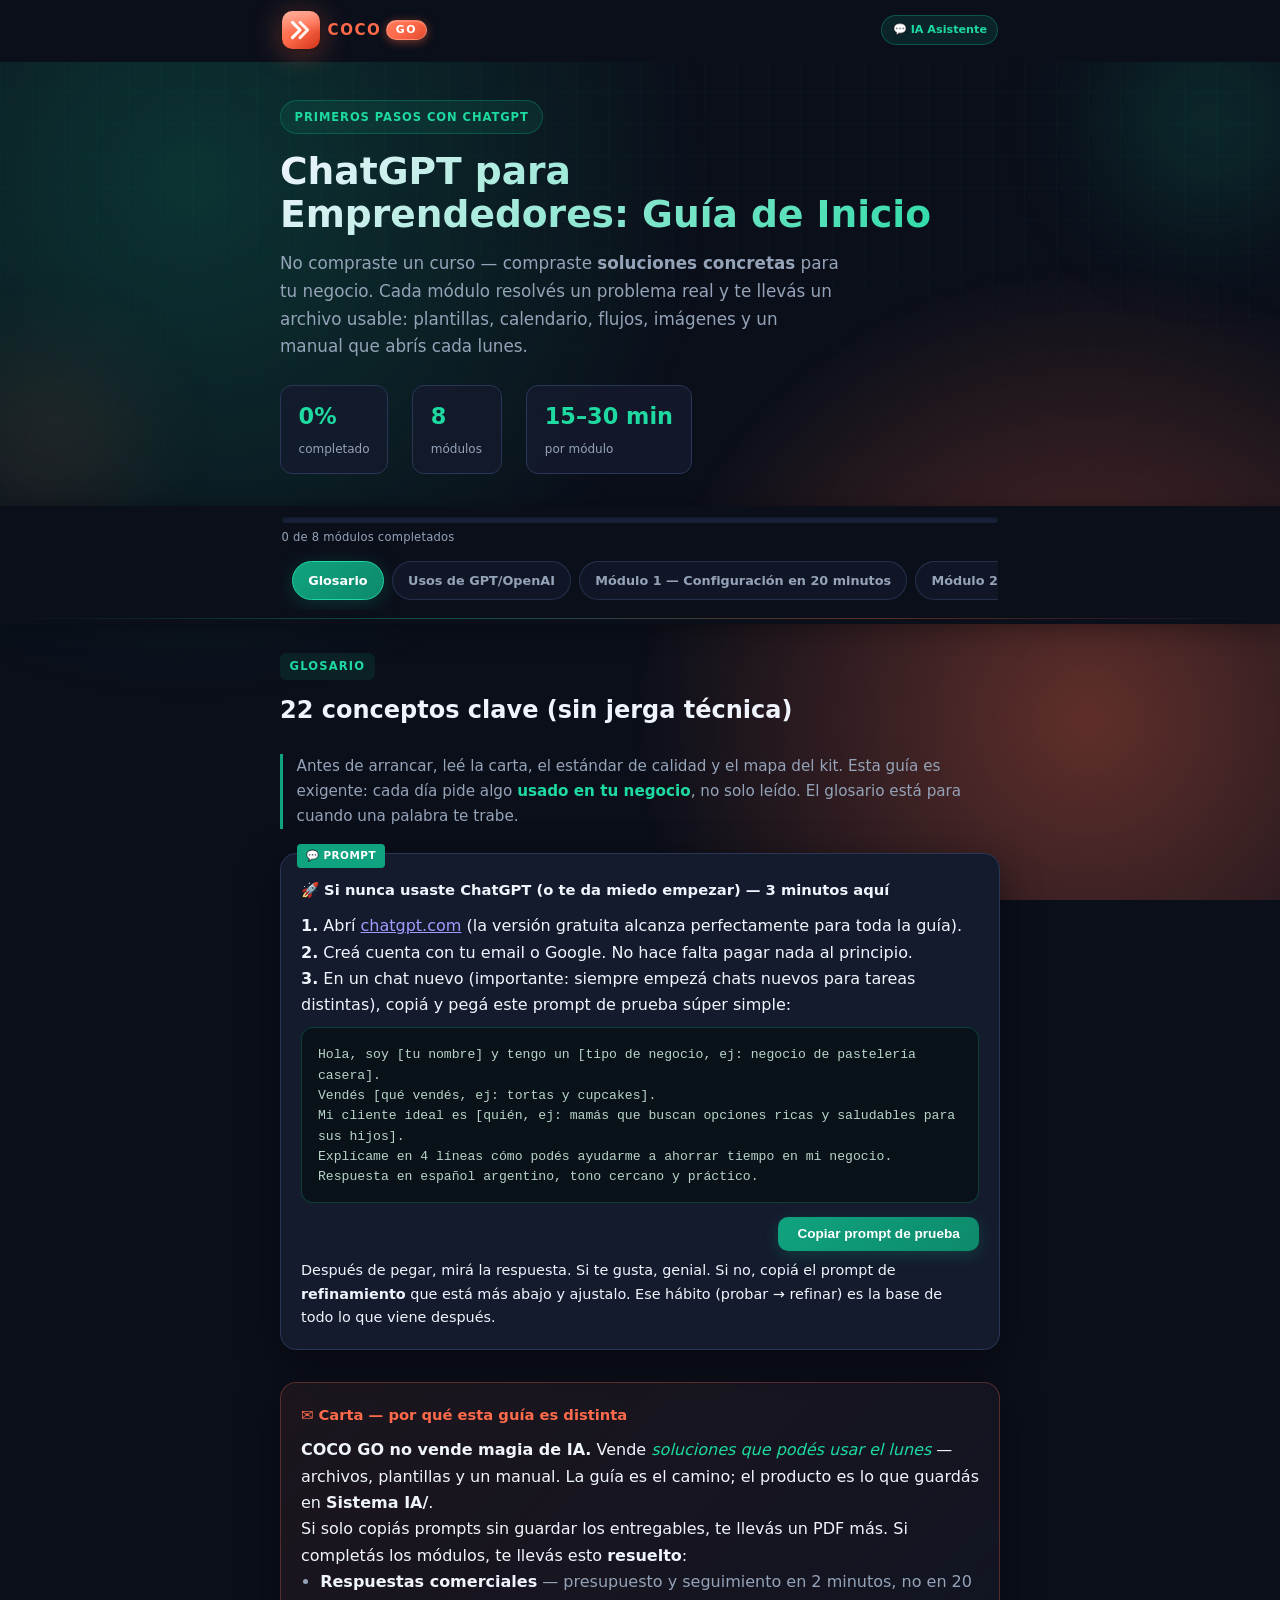
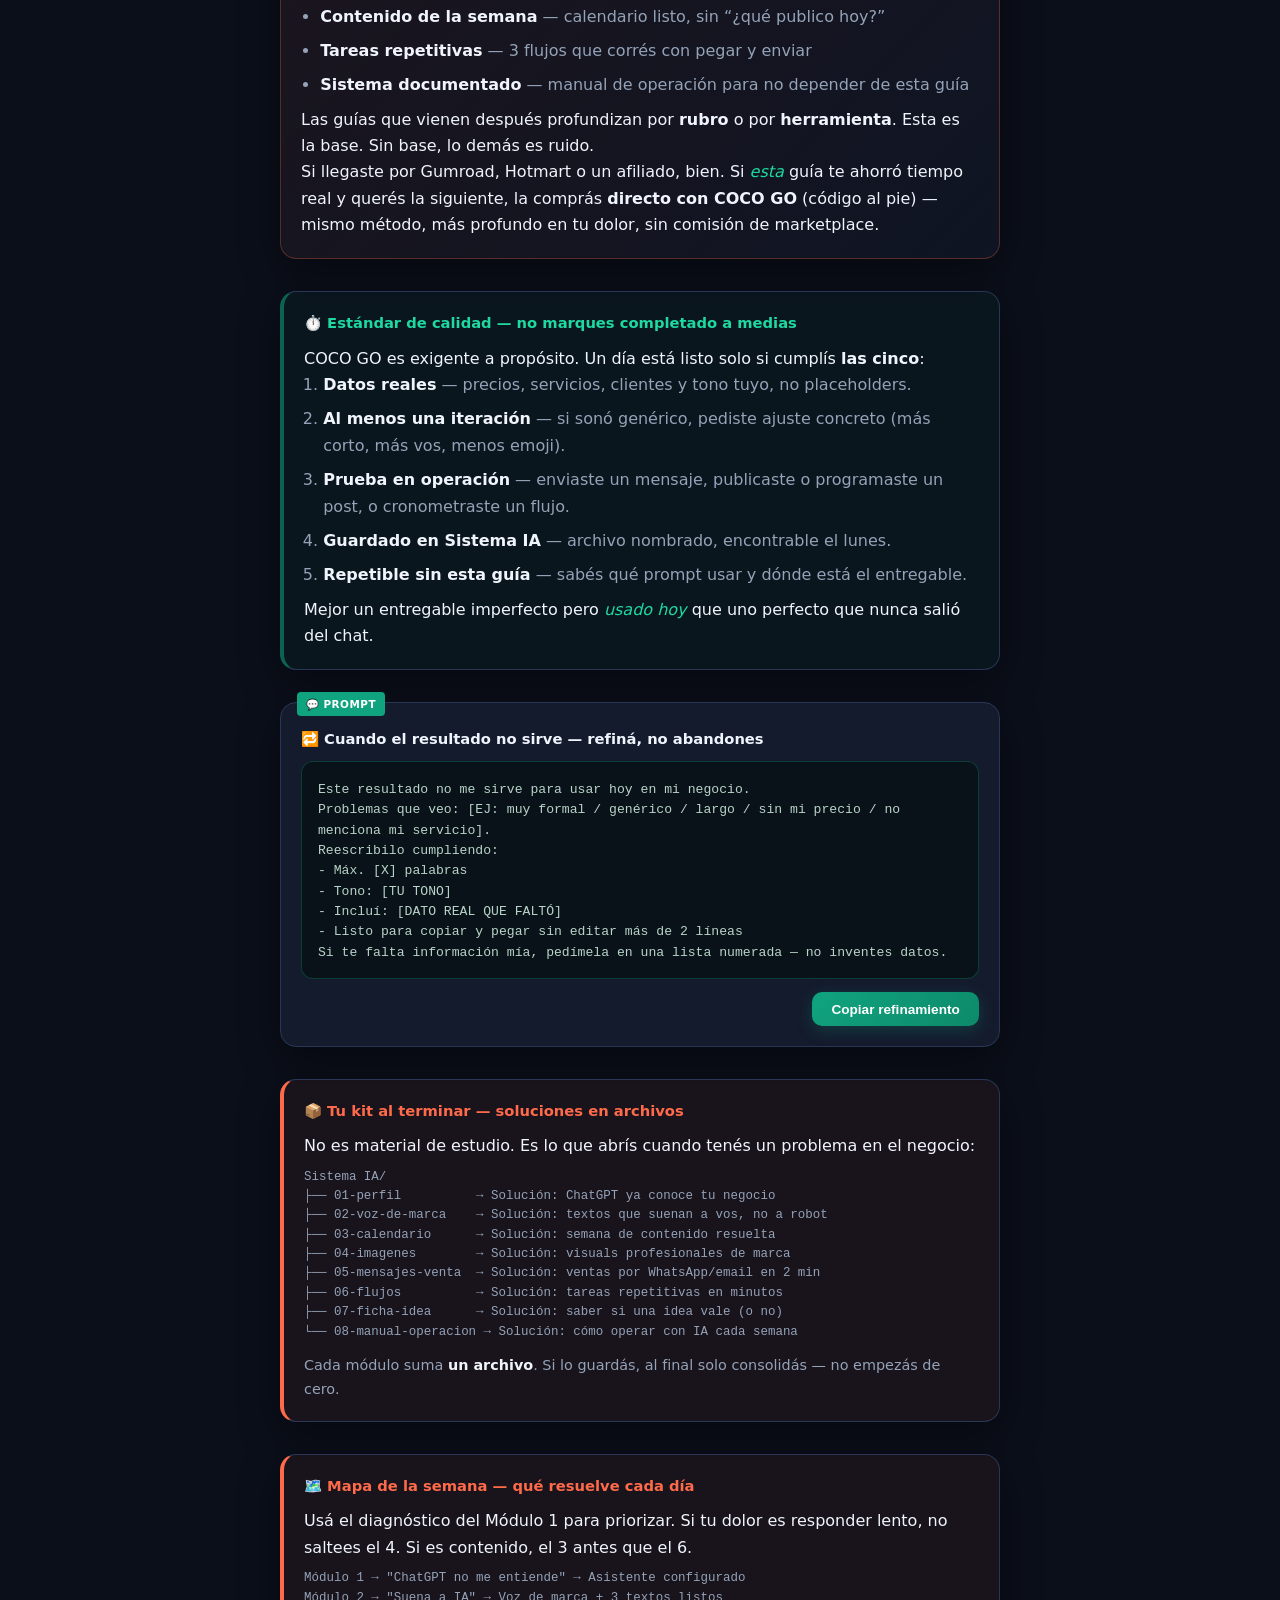
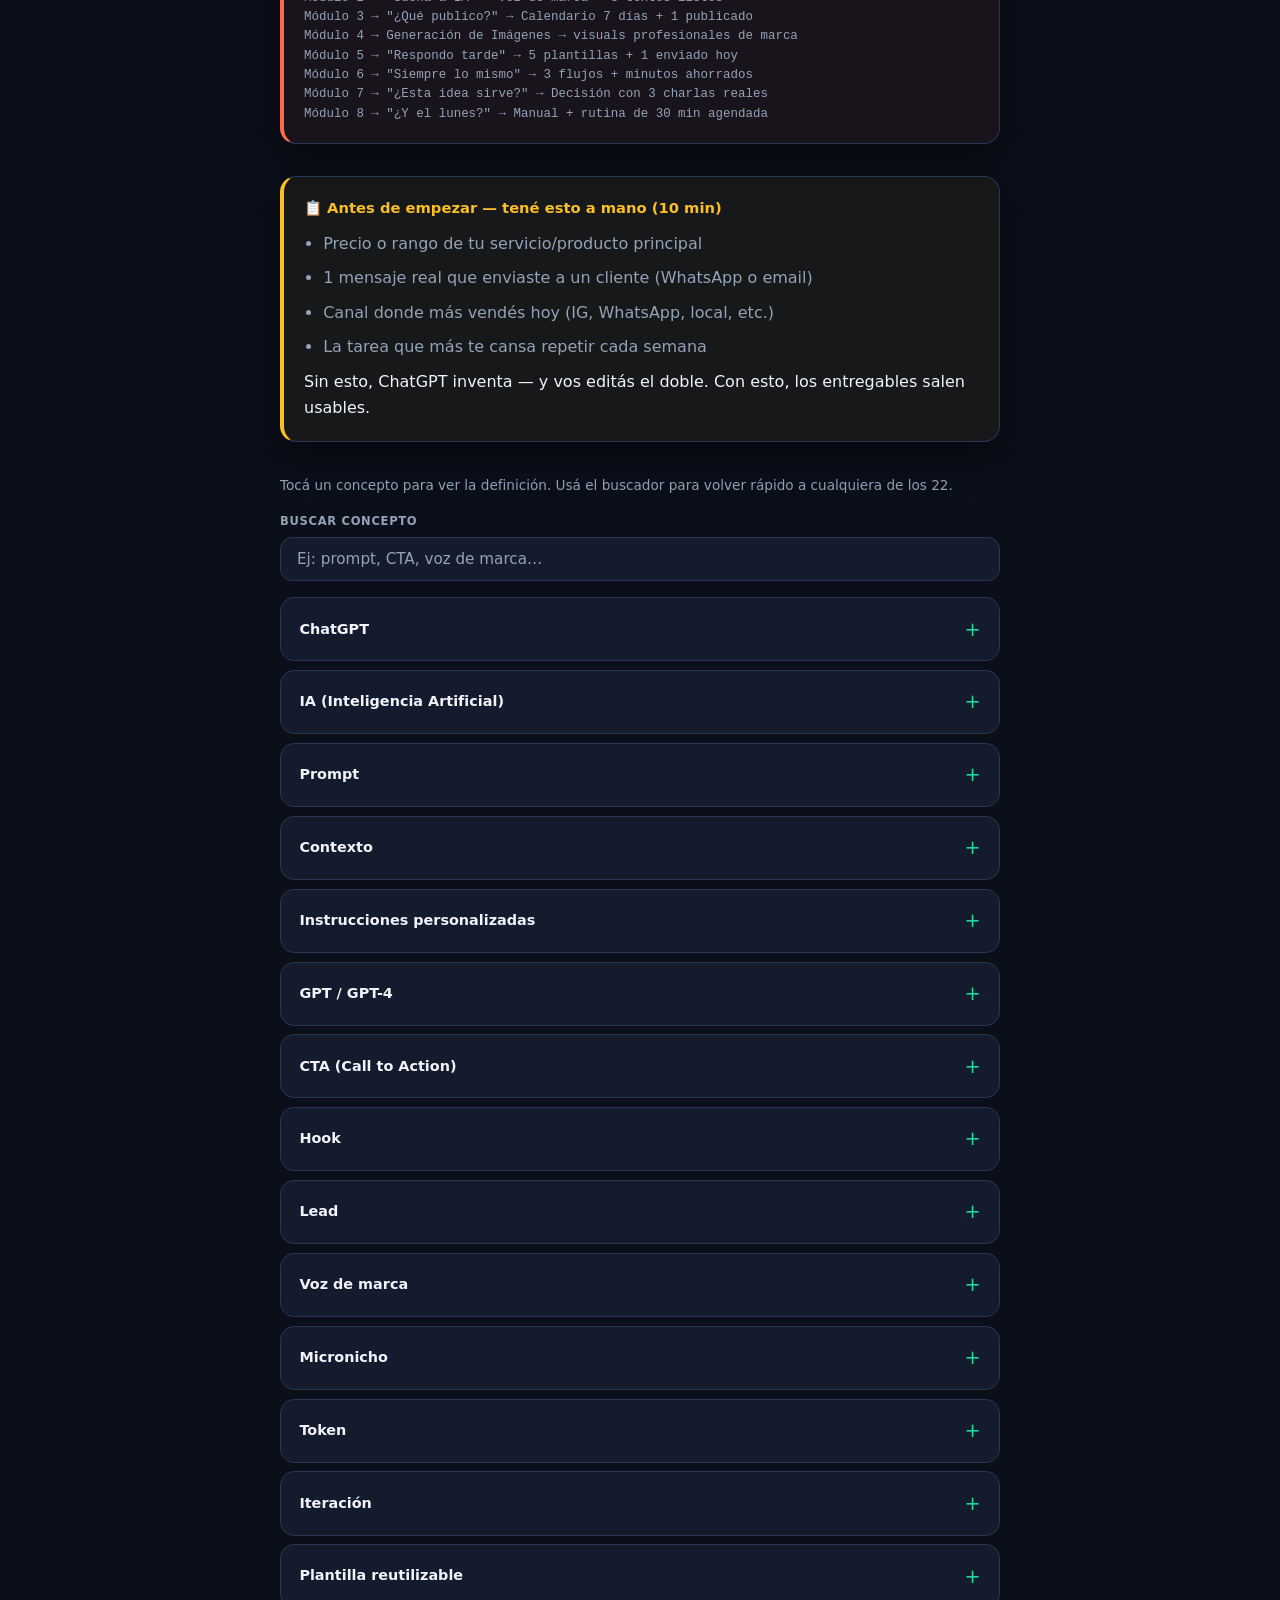
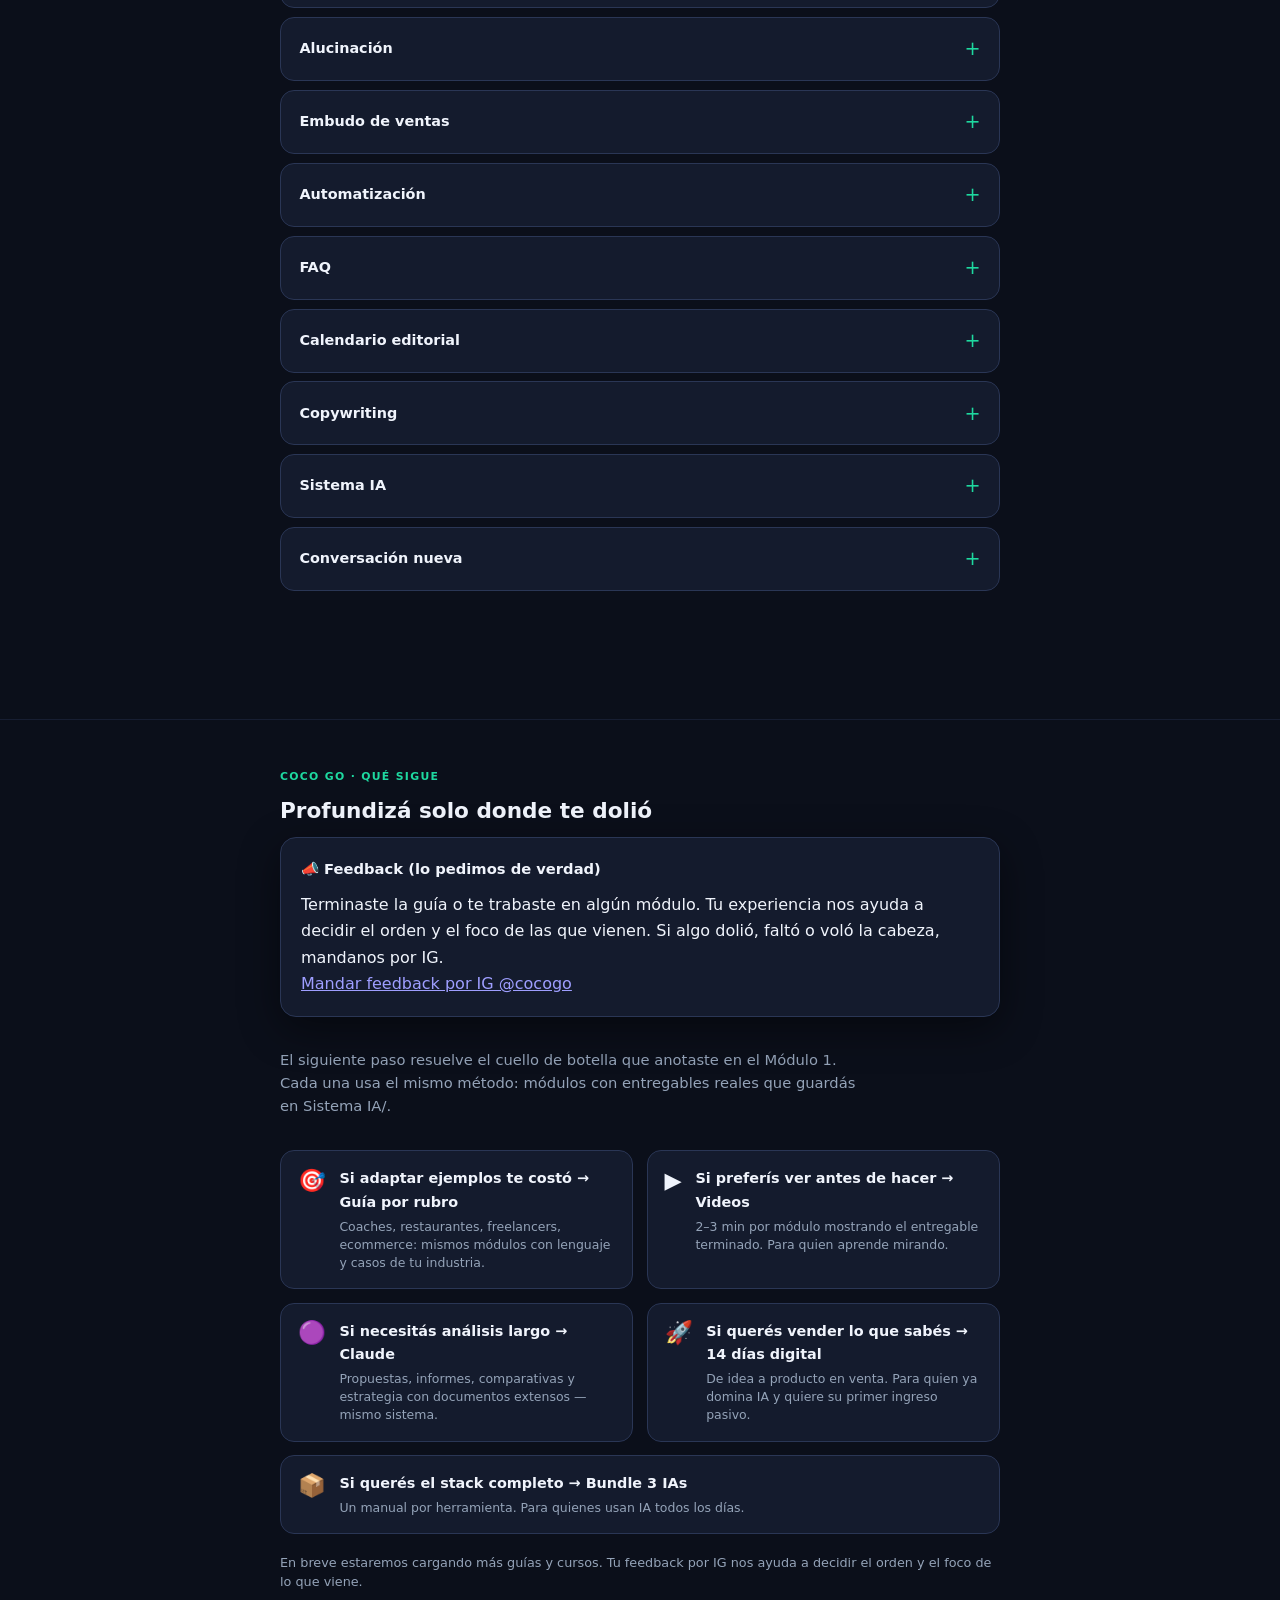
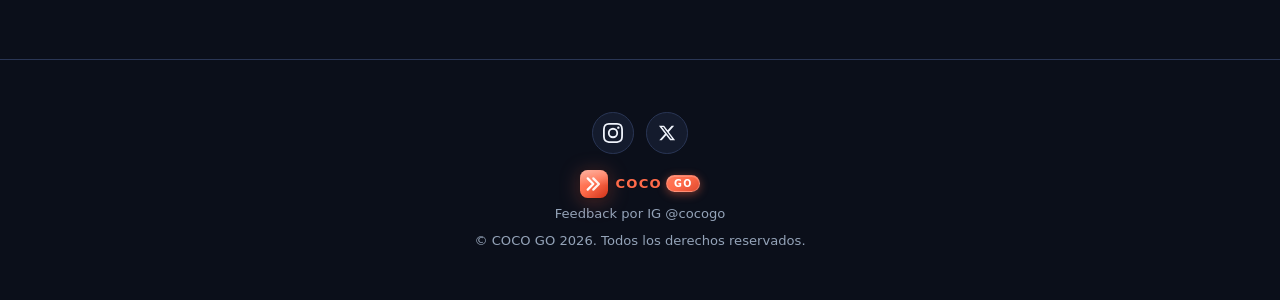
<file: guia/index.html>
<!DOCTYPE html>
<html lang="es">
<head>
  <meta charset="UTF-8" />
  <meta name="viewport" content="width=device-width, initial-scale=1.0, viewport-fit=cover" />
  <meta name="apple-mobile-web-app-capable" content="yes" />
  <meta name="format-detection" content="telephone=no" />
  <meta name="theme-color" content="#0B0F1A" />
  <meta name="color-scheme" content="dark" />
  <title>ChatGPT para tu negocio: 8 soluciones que usás el lunes — COCO GO</title>
  <meta name="description" content="Guía práctica de ChatGPT para emprendedores y PyMEs: 8 módulos con plantillas, prompts y un kit de soluciones listas para usar. En español, sin tecnicismos." />
  <meta property="og:title" content="ChatGPT para tu negocio: 8 soluciones que usás el lunes — COCO GO" />
  <meta property="og:description" content="Guía práctica de ChatGPT para emprendedores y PyMEs: 8 módulos con plantillas, prompts y un kit de soluciones listas para usar. En español, sin tecnicismos." />
  <meta property="og:type" content="website" />
  <style>
/* COCO GO Brand + Tema ChatGPT Emprendedores */
:root {
  --brand-bg: #0B0F1A;
  --brand-surface: #141B2D;
  --brand-surface2: #1C2640;
  --brand-text: #F0F4FC;
  --brand-muted: #94A3B8;
  --brand-coral: #FF6B4A;
  --brand-coral-glow: rgba(255, 107, 74, 0.35);
  --theme: #10A37F;
  --theme-light: #1ED9A0;
  --theme-glow: rgba(16, 163, 127, 0.25);
  --success: #34D399;
  --warn: #FBBF24;
  --border: #2A3655;
  --radius: 16px;
  --shadow: 0 12px 40px rgba(0, 0, 0, 0.45);
  --font: system-ui, -apple-system, "Segoe UI", Roboto, sans-serif;
  --mono: ui-monospace, "SF Mono", Menlo, Consolas, monospace;
  --brand-h: 52px;
  --compact-line-h: 0px;
  --brand-offset: var(--brand-h);
  --compact-h: 0px;
  --journey-h: 88px;
  --page-pad: max(1.25rem, env(safe-area-inset-left, 0px), env(safe-area-inset-right, 0px));
}

*, *::before, *::after { box-sizing: border-box; margin: 0; padding: 0; }

html {
  color-scheme: dark;
  scroll-behavior: smooth;
  -webkit-text-size-adjust: 100%;
  -webkit-tap-highlight-color: transparent;
  scroll-padding-top: calc(var(--brand-offset, var(--brand-h)) + 8.5rem);
}

.skip-link {
  position: fixed;
  top: 0;
  left: 0;
  z-index: 10001;
  padding: 0.65rem 1rem;
  background: var(--brand-coral);
  color: #fff;
  font-weight: 700;
  font-size: 0.88rem;
  text-decoration: none;
  border-radius: 0 0 10px 0;
  transform: translateY(-120%);
  transition: transform 0.2s ease;
}

.skip-link:focus-visible {
  transform: translateY(0);
  outline: 2px solid var(--theme-light);
  outline-offset: 2px;
}

:focus { outline: none; }

:focus-visible {
  outline: 2px solid var(--theme-light);
  outline-offset: 2px;
}

button:focus-visible,
.btn-copy:focus-visible,
.btn-pdf:focus-visible,
.day-pill:focus-visible,
.social-link:focus-visible,
.access-gate-card button:focus-visible {
  outline: 2px solid var(--theme-light);
  outline-offset: 2px;
  box-shadow: 0 0 0 4px var(--theme-glow);
}

body {
  font-family: var(--font);
  background: var(--brand-bg);
  color: var(--brand-text);
  line-height: 1.65;
  min-height: 100vh;
  overflow-x: hidden;
  -webkit-overflow-scrolling: touch;
}

body::before {
  content: "";
  position: fixed;
  inset: 0;
  background:
    radial-gradient(circle at 15% 20%, var(--theme-glow), transparent 40%),
    radial-gradient(circle at 85% 80%, var(--brand-coral-glow), transparent 35%);
  pointer-events: none;
  z-index: 0;
  animation: bg-shift 12s ease-in-out infinite alternate;
}

@keyframes bg-shift {
  0% { opacity: 0.6; transform: scale(1); }
  100% { opacity: 1; transform: scale(1.05); }
}

.container {
  max-width: 760px;
  margin: 0 auto;
  padding-left: max(1.25rem, env(safe-area-inset-left, 0px));
  padding-right: max(1.25rem, env(safe-area-inset-right, 0px));
  position: relative;
  z-index: 1;
}

/* ── Cabecera fija opaca (sin transparencias) ── */
.brand-bar {
  position: sticky;
  top: 0;
  z-index: 201;
  background: var(--brand-bg);
  border-bottom: none;
  box-shadow: 0 2px 0 var(--brand-bg);
}

.brand-bar > .container,
.journey-sticky > .container {
  padding-left: max(1.35rem, calc(env(safe-area-inset-left, 0px) + 0.5rem));
  padding-right: max(1.35rem, calc(env(safe-area-inset-right, 0px) + 0.5rem));
  overflow: visible;
}

.brand-inner {
  display: flex;
  align-items: center;
  justify-content: space-between;
  gap: 0.65rem;
  padding: 0.7rem 0;
  min-height: var(--brand-h);
}

.brand-logo { flex-shrink: 1; min-width: 0; }

.brand-logo,
.footer-logo {
  display: flex;
  align-items: center;
  gap: 0.5rem;
}

.footer-logo {
  justify-content: center;
  margin-bottom: 0.35rem;
}

.logo-mark {
  flex-shrink: 0;
  display: block;
  filter:
    drop-shadow(0 1px 2px rgba(0, 0, 0, 0.35))
    drop-shadow(0 4px 14px rgba(255, 107, 74, 0.38));
}

.logo-mark--sm {
  filter:
    drop-shadow(0 1px 2px rgba(0, 0, 0, 0.3))
    drop-shadow(0 3px 10px rgba(255, 107, 74, 0.32));
}

.logo-wordmark {
  display: flex;
  align-items: center;
  gap: 0.32rem;
  line-height: 1;
}

.logo-wordmark--sm {
  gap: 0.28rem;
}

.logo-coco {
  font-weight: 700;
  font-size: 0.94rem;
  letter-spacing: 0.1em;
  color: var(--brand-coral);
  text-shadow: 0 1px 0 rgba(0, 0, 0, 0.15);
}

.logo-wordmark--sm .logo-coco {
  font-size: 0.82rem;
  letter-spacing: 0.09em;
}

.logo-go {
  font-weight: 800;
  font-size: 0.68rem;
  letter-spacing: 0.16em;
  color: #fff;
  background: linear-gradient(145deg, #ff7a5c 0%, var(--brand-coral) 45%, #e04a2f 100%);
  padding: 0.22rem 0.52rem 0.24rem;
  border-radius: 999px;
  line-height: 1;
  border: 1px solid rgba(255, 255, 255, 0.22);
  box-shadow:
    inset 0 1px 0 rgba(255, 255, 255, 0.2),
    0 2px 10px rgba(255, 107, 74, 0.45);
}

.logo-wordmark--sm .logo-go {
  font-size: 0.6rem;
  padding: 0.18rem 0.42rem 0.2rem;
  letter-spacing: 0.14em;
}

.brand-theme-badge {
  font-size: 0.7rem;
  font-weight: 600;
  padding: 0.3rem 0.65rem;
  border-radius: 999px;
  background: rgba(16, 163, 127, 0.15);
  border: 1px solid rgba(16, 163, 127, 0.4);
  color: var(--theme-light);
  white-space: nowrap;
}

.btn-pdf {
  display: none !important;
}

@property --compact-line-h {
  syntax: "<length>";
  inherits: true;
  initial-value: 0px;
}

.hero-compact {
  max-height: 0;
  opacity: 0;
  overflow: hidden;
  padding: 0 1.1rem;
  transition: opacity 0.6s ease;
}

.hero-compact-line {
  display: flex;
  align-items: center;
  gap: 0.45rem;
  font-size: 0.68rem;
  color: var(--brand-muted);
  white-space: nowrap;
  overflow: hidden;
  padding-bottom: 0.55rem;
}

.hero-compact-line .hc-badge {
  flex-shrink: 0;
  font-weight: 700;
  letter-spacing: 0.06em;
  text-transform: uppercase;
  color: var(--theme-light);
  font-size: 0.62rem;
}

.hero-compact-line .hc-sep {
  flex-shrink: 0;
  opacity: 0.35;
}

.hero-compact-line .hc-title {
  overflow: hidden;
  text-overflow: ellipsis;
  font-weight: 600;
  color: var(--brand-text);
}

.hero-compact-line .hc-stats {
  flex-shrink: 0;
  font-size: 0.62rem;
  color: var(--theme-light);
}

body.hero-collapsed {
  --compact-h: 34px;
  --compact-line-h: 34px;
  --brand-offset: calc(var(--brand-h) + var(--compact-line-h));
}

body.hero-collapsed .hero-compact {
  max-height: 40px;
  opacity: 1;
}

/* ── Hero expandido ── */
.hero {
  position: relative;
  padding: 2.5rem 0 2rem;
  overflow: hidden;
  transition: max-height 1.35s cubic-bezier(0.22, 1, 0.36, 1),
              opacity 1.1s ease,
              padding 1.35s ease,
              margin 1.35s ease;
  max-height: 600px;
  opacity: 1;
}

.hero-orb {
  position: absolute;
  border-radius: 50%;
  filter: blur(60px);
  animation: float-orb 8s ease-in-out infinite;
}

.hero-orb-1 {
  width: 200px; height: 200px;
  background: var(--theme);
  opacity: 0.2;
  top: -40px; right: -30px;
}

.hero-orb-2 {
  width: 140px; height: 140px;
  background: var(--brand-coral);
  opacity: 0.15;
  bottom: 0; left: -20px;
  animation-delay: -3s;
}

@keyframes float-orb {
  0%, 100% { transform: translate(0, 0) scale(1); }
  50% { transform: translate(-12px, 18px) scale(1.08); }
}

.hero-grid {
  position: absolute;
  inset: 0;
  background-image:
    linear-gradient(rgba(16, 163, 127, 0.04) 1px, transparent 1px),
    linear-gradient(90deg, rgba(16, 163, 127, 0.04) 1px, transparent 1px);
  background-size: 32px 32px;
  mask-image: linear-gradient(to bottom, black 30%, transparent);
}

.hero-content { position: relative; z-index: 2; }

.badge {
  display: inline-flex;
  align-items: center;
  gap: 0.4rem;
  font-size: 0.72rem;
  font-weight: 700;
  letter-spacing: 0.08em;
  text-transform: uppercase;
  color: var(--theme-light);
  background: rgba(16, 163, 127, 0.12);
  border: 1px solid rgba(16, 163, 127, 0.35);
  padding: 0.4rem 0.85rem;
  border-radius: 999px;
  margin-bottom: 1rem;
  animation: badge-pulse 3s ease-in-out infinite;
}

@keyframes badge-pulse {
  0%, 100% { box-shadow: 0 0 0 0 rgba(16, 163, 127, 0.3); }
  50% { box-shadow: 0 0 0 8px rgba(16, 163, 127, 0); }
}

.hero h1 {
  font-size: clamp(1.55rem, 5.5vw, 2.35rem);
  font-weight: 800;
  line-height: 1.15;
  margin-bottom: 0.85rem;
  text-wrap: balance;
  background: linear-gradient(135deg, var(--brand-text) 0%, var(--theme-light) 100%);
  -webkit-background-clip: text;
  -webkit-text-fill-color: transparent;
  background-clip: text;
}

.subtitle { color: var(--brand-muted); font-size: 1.05rem; max-width: 560px; }

.hero-stats {
  display: flex;
  gap: 1.5rem;
  margin-top: 1.5rem;
  flex-wrap: wrap;
}

.stat-card {
  background: rgba(20, 27, 45, 0.8);
  border: 1px solid var(--border);
  border-radius: 12px;
  padding: 0.75rem 1.1rem;
  min-width: 90px;
  animation: stat-in 0.6s ease backwards;
}

.stat-card:nth-child(1) { animation-delay: 0.1s; }
.stat-card:nth-child(2) { animation-delay: 0.2s; }
.stat-card:nth-child(3) { animation-delay: 0.3s; }

@keyframes stat-in {
  from { opacity: 0; transform: translateY(16px); }
  to { opacity: 1; transform: translateY(0); }
}

.stat-card strong { display: block; font-size: 1.4rem; color: var(--theme-light); }
.stat-card span { font-size: 0.75rem; color: var(--brand-muted); }

/* Progreso + días — pega debajo de marca, tapa el scroll */
.journey-sticky {
  position: sticky;
  top: var(--brand-offset, var(--brand-h));
  z-index: 200;
  background: var(--brand-bg);
  padding: 0.65rem 0 0.35rem;
  margin-top: 0;
  box-shadow: 0 4px 24px rgba(0, 0, 0, 0.35);
  transition: box-shadow 0.8s ease;
}

.journey-sticky::after {
  content: "";
  display: block;
  height: 1px;
  margin-top: 0.45rem;
  background: linear-gradient(90deg, transparent, rgba(16, 163, 127, 0.45), rgba(255, 107, 74, 0.35), transparent);
}

.progress-track {
  height: 6px;
  background: rgba(28, 38, 64, 0.8);
  border-radius: 999px;
  overflow: hidden;
  box-shadow: inset 0 1px 3px rgba(0, 0, 0, 0.35);
}

.progress-fill {
  height: 100%;
  width: 0%;
  background: linear-gradient(90deg, var(--theme), var(--theme-light), var(--brand-coral));
  background-size: 200% 100%;
  border-radius: 999px;
  transition: width 0.5s cubic-bezier(0.34, 1.56, 0.64, 1);
  animation: progress-shine 3s linear infinite;
  box-shadow: 0 0 12px var(--theme-glow);
}

@keyframes progress-shine {
  0% { background-position: 0% 50%; }
  100% { background-position: 200% 50%; }
}

.progress-label {
  font-size: 0.72rem;
  color: var(--brand-muted);
  margin-top: 0.35rem;
  letter-spacing: 0.02em;
}

/* Day nav */
.day-nav {
  display: flex;
  gap: 0.5rem;
  padding: 0.85rem 0.65rem 0.65rem;
  overflow-x: auto;
  overflow-y: visible;
  -webkit-overflow-scrolling: touch;
  scrollbar-width: none;
  scroll-snap-type: x proximity;
  scroll-padding-inline: 0.65rem;
}

.day-nav::-webkit-scrollbar { display: none; }

.day-pill {
  flex-shrink: 0;
  border: 1px solid rgba(42, 54, 85, 0.8);
  background: rgba(20, 27, 45, 0.7);
  color: var(--brand-muted);
  padding: 0.5rem 0.95rem;
  border-radius: 999px;
  font-size: 0.8rem;
  font-weight: 600;
  cursor: pointer;
  transition: transform 0.25s cubic-bezier(0.34, 1.2, 0.64, 1),
    border-color 0.25s ease, background 0.25s ease, color 0.25s ease, box-shadow 0.25s ease;
  touch-action: manipulation;
  scroll-snap-align: start;
}

.day-pill:hover { transform: translateY(-2px); border-color: var(--theme); color: var(--brand-text); }

.day-pill.active {
  background: linear-gradient(135deg, var(--theme), #0d8a6a);
  border-color: var(--theme-light);
  color: #fff;
  box-shadow: 0 4px 20px var(--theme-glow);
}

.day-pill.bonus.active {
  background: linear-gradient(135deg, var(--brand-coral), #e85a3a);
  border-color: var(--brand-coral);
}

/* Paneles — navegación CSS con radio buttons (sin JS, sin :has — funciona en iPhone) */
.tab-input {
  position: fixed;
  opacity: 0;
  width: 0;
  height: 0;
  pointer-events: none;
}

.day-panel,
[data-panel] {
  display: none;
  padding-bottom: 2.5rem;
  padding-top: 1.25rem;
  scroll-margin-top: calc(var(--brand-offset, var(--brand-h)) + var(--journey-h, 88px));
}

#tab-glosario:checked ~ main .day-panel[data-panel="glosario"],
#tab-aplicaciones:checked ~ main .day-panel[data-panel="aplicaciones"],
#tab-1:checked ~ main .day-panel[data-panel="1"],
#tab-2:checked ~ main .day-panel[data-panel="2"],
#tab-3:checked ~ main .day-panel[data-panel="3"],
#tab-4:checked ~ main .day-panel[data-panel="4"],
#tab-5:checked ~ main .day-panel[data-panel="5"],
#tab-6:checked ~ main .day-panel[data-panel="6"],
#tab-7:checked ~ main .day-panel[data-panel="7"],
#tab-8:checked ~ main .day-panel[data-panel="8"],
#tab-bonus:checked ~ main .day-panel[data-panel="bonus"] {
  display: block;
  animation: panel-in 1.4s cubic-bezier(0.22, 1, 0.36, 1);
}

.day-panel.active,
[data-panel].active {
  display: block;
  animation: panel-in 1.4s cubic-bezier(0.22, 1, 0.36, 1);
}

/* Píldoras activas sin JS */
#tab-glosario:checked ~ .journey-sticky label.day-pill[for="tab-glosario"],
#tab-aplicaciones:checked ~ .journey-sticky label.day-pill[for="tab-aplicaciones"],
#tab-1:checked ~ .journey-sticky label.day-pill[for="tab-1"],
#tab-2:checked ~ .journey-sticky label.day-pill[for="tab-2"],
#tab-3:checked ~ .journey-sticky label.day-pill[for="tab-3"],
#tab-4:checked ~ .journey-sticky label.day-pill[for="tab-4"],
#tab-5:checked ~ .journey-sticky label.day-pill[for="tab-5"],
#tab-6:checked ~ .journey-sticky label.day-pill[for="tab-6"],
#tab-7:checked ~ .journey-sticky label.day-pill[for="tab-7"],
#tab-8:checked ~ .journey-sticky label.day-pill[for="tab-8"],
#tab-bonus:checked ~ .journey-sticky label.day-pill.bonus[for="tab-bonus"] {
  background: linear-gradient(135deg, var(--theme), #0d8a6a);
  border-color: var(--theme-light);
  color: #fff;
  box-shadow: 0 4px 20px var(--theme-glow);
}

#tab-bonus:checked ~ .journey-sticky label.day-pill.bonus[for="tab-bonus"] {
  background: linear-gradient(135deg, var(--brand-coral), #e85a3a);
  border-color: var(--brand-coral);
}

label.day-pill {
  cursor: pointer;
  -webkit-tap-highlight-color: transparent;
  user-select: none;
}

.mobile-start-hint {
  background: rgba(16, 163, 127, 0.1);
  border-bottom: 1px solid rgba(16, 163, 127, 0.25);
  padding: 0.6rem 0;
  text-align: center;
  font-size: 0.84rem;
  color: var(--brand-muted);
  position: relative;
  z-index: 190;
}

.mobile-start-hint strong { color: var(--theme-light); }

@media (min-width: 900px) {
  .mobile-start-hint { display: none; }
}

@keyframes panel-in {
  from { opacity: 0; transform: translateX(8px); }
  to { opacity: 1; transform: translateX(0); }
}

.day-header { margin-bottom: 1.5rem; margin-top: 0.5rem; }

/* Pie de día — más aire + divisor sutil (pedido UX 2026-06-13) */
.day-foot {
  margin-top: 2.25rem;
}
.day-foot-divider {
  border: none;
  border-top: 1px solid var(--border);
  margin: 0 0 1rem;
  opacity: 0.6;
}
.day-pie-cta {
  font-size: 0.9rem;
  color: var(--brand-muted);
}
.day-pie-cta a {
  color: var(--theme-light);
  text-decoration: none;
}
.day-pie-cta a:hover {
  text-decoration: underline;
}

.day-num {
  display: inline-block;
  font-size: 0.72rem;
  font-weight: 800;
  text-transform: uppercase;
  letter-spacing: 0.1em;
  color: var(--theme-light);
  background: rgba(16, 163, 127, 0.12);
  padding: 0.25rem 0.6rem;
  border-radius: 6px;
}

.day-header h2 { font-size: 1.5rem; margin-top: 0.65rem; font-weight: 700; }

.day-intro {
  color: var(--brand-muted);
  font-size: 0.95rem;
  margin-bottom: 1.5rem;
  padding-left: 0.85rem;
  border-left: 3px solid var(--theme);
}

.day-intro em { color: var(--brand-text); font-style: italic; }
.day-intro strong { color: var(--theme-light); font-weight: 600; }

/* Cards */
.card {
  background: var(--brand-surface);
  border: 1px solid var(--border);
  border-radius: var(--radius);
  padding: 1.2rem 1.25rem;
  margin-bottom: 2rem;
  box-shadow: var(--shadow);
  transition: transform 0.3s ease, border-color 0.3s ease;
}

.card:hover { border-color: rgba(16, 163, 127, 0.35); }

.card.reveal {
  opacity: 0;
  transform: translateY(14px);
  transition: opacity 1.4s ease, transform 1.4s cubic-bezier(0.22, 1, 0.36, 1);
}

.card.reveal.visible {
  opacity: 1;
  transform: translateY(0);
}

.card h3 { font-size: 0.92rem; margin-bottom: 0.65rem; font-weight: 700; }

.card.objetivo { border-left: 4px solid var(--theme-light); }
.card.valor {
  border-left: 4px solid rgba(16, 163, 127, 0.55);
  background: rgba(16, 163, 127, 0.05);
}
.card.valor h3 { color: var(--theme-light); }
.card.carta {
  border: 1px solid rgba(255, 107, 74, 0.28);
  background: linear-gradient(135deg, rgba(255, 107, 74, 0.07), rgba(20, 27, 45, 0.5));
}
.card.carta h3 { color: var(--brand-coral); }
.card.solucion {
  border: 1px solid rgba(52, 211, 153, 0.35);
  background: linear-gradient(135deg, rgba(52, 211, 153, 0.09), rgba(20, 27, 45, 0.45));
}
.card.solucion h3 { color: var(--success); }
.card.solucion p { margin-bottom: 0.5rem; }
.card.solucion p:last-child { margin-bottom: 0; }
.card.solucion strong { color: var(--brand-text); }
.card.criterio { border-left: 4px solid var(--success); background: rgba(52, 211, 153, 0.06); }
.card.criterio h3 { color: var(--success); }
.card.kit {
  border-left: 4px solid var(--brand-coral);
  background: rgba(255, 107, 74, 0.06);
}
.card.kit h3 { color: var(--brand-coral); }
.card.kit pre,
.card.kit .kit-tree {
  font-family: var(--mono);
  font-size: 0.78rem;
  line-height: 1.55;
  color: var(--brand-muted);
  white-space: pre-wrap;
  margin-top: 0.5rem;
}
.card.tip { border-left: 4px solid var(--warn); background: rgba(251, 191, 36, 0.05); }
.card.tip h3 { color: var(--warn); }

/* Pastilla teaching card — modelos GPT (entre glosario y primer módulo). Self-contained .card.gpt para Nivel 0, estilo consistente con reveal y otras cards del guide. */
.card.gpt {
  border-left: 4px solid var(--theme);
  background: rgba(16, 163, 127, 0.04);
}
.card.gpt h3 { color: var(--theme-light); }
.card.gpt p { margin: 0.4rem 0 0.55rem; }
.card.gpt p:last-child { margin-top: 0.75rem; }
.card.gpt ul { margin-bottom: 0.5rem; }

/* === GPT Pastilla grid (Aplicaciones 7 + Plataformas 5 + FW boxes) — added for full Aplicaciones section ===
   Refactored to reuse .card patterns + brand vars exclusively. No snowflakes, no light fallbacks.
   .gpt-section now has .card-like treatment + theme left border to tie to active pill.
   App/platform items: surface + border + radius + hover from .card.
   FW: border-left + tint bg directly from .card.criterio (success) and .card.tip (warn).
*/
.gpt-section {
  margin: 1.5rem 0;
  padding: 1rem 1.1rem;
  background: var(--brand-surface);
  border: 1px solid var(--border);
  border-radius: var(--radius);
  border-left: 4px solid var(--theme);
}
.gpt-section h3 { margin-bottom: 0.75rem; color: var(--theme); }
.gpt-apps {
  display: grid;
  grid-template-columns: repeat(auto-fit, minmax(230px, 1fr));
  gap: 0.6rem;
  margin: 0.6rem 0 0.8rem;
}
.gpt-app-item {
  display: flex;
  gap: 0.5rem;
  align-items: flex-start;
  background: var(--brand-surface);
  border: 1px solid var(--border);
  border-radius: var(--radius);
  padding: 0.6rem 0.7rem;
  font-size: 0.89rem;
  transition: border-color 0.2s ease, transform 0.2s ease;
}
.gpt-app-item:hover {
  border-color: rgba(16, 163, 127, 0.4);
  transform: translateY(-1px);
}
.gpt-app-item .icon { font-size: 1.05rem; line-height: 1; margin-top: 0.05rem; flex-shrink: 0; }
.gpt-app-item strong { display: block; font-size: 0.9rem; margin-bottom: 0.05rem; color: var(--theme); }
.gpt-app-item p { margin: 0; color: var(--brand-muted); line-height: 1.3; }
.gpt-platforms h4 { font-size: 0.84rem; margin: 0.1rem 0 0.35rem; color: var(--theme-light); }
.platform-grid {
  display: grid;
  grid-template-columns: repeat(auto-fit, minmax(170px, 1fr));
  gap: 0.45rem;
  margin-bottom: 0.6rem;
}
.platform-item {
  background: var(--brand-surface);
  border: 1px solid var(--border);
  border-radius: 12px;
  padding: 0.5rem 0.6rem;
  font-size: 0.81rem;
  transition: border-color 0.2s ease;
}
.platform-item:hover { border-color: rgba(16, 163, 127, 0.35); }
.platform-item strong { color: var(--theme); display: block; margin-bottom: 0.1rem; }
.gpt-fw {
  display: grid;
  grid-template-columns: 1fr 1fr;
  gap: 0.65rem;
  margin-top: 0.5rem;
}
@media (max-width: 640px) { .gpt-fw { grid-template-columns: 1fr; } }
.fw-box {
  background: var(--brand-surface);
  border: 1px solid var(--border);
  border-radius: 12px;
  padding: 0.55rem 0.65rem;
  font-size: 0.82rem;
}
.fw-box.strengths {
  border-left: 4px solid var(--success);
  background: rgba(52, 211, 153, 0.06);
}
.fw-box.weaknesses {
  border-left: 4px solid var(--warn);
  background: rgba(251, 191, 36, 0.05);
}
.fw-box h4 { font-size: 0.82rem; margin: 0 0 0.25rem; }
.fw-box ul { margin: 0; padding-left: 1.05rem; }
.fw-box li { margin-bottom: 0.15rem; }
.source-note { font-size: 0.8rem; color: var(--brand-muted); margin-top: 0.5rem; }

.card ol, .card ul { padding-left: 1.2rem; }
.card li { margin-bottom: 0.5rem; color: var(--brand-muted); }
.card li strong { color: var(--brand-text); font-weight: 600; }
.card li em { color: var(--brand-text); font-style: italic; }
.card p strong { color: var(--brand-text); font-weight: 600; }
.card p em { color: var(--theme-light); font-style: italic; }

/* Prompt cards — más espacio para etiqueta */
.card.prompt-box {
  margin-top: 0.75rem;
  padding-top: 1.5rem;
}

.prompt-box + .prompt-box,
.card + .card.prompt-box {
  margin-top: 0.5rem;
}

/* Glosario — carrusel horizontal (1 tarjeta visible en móvil) */
.glossary-section { margin-bottom: 2rem; }

.glossary-hint {
  font-size: 0.85rem;
  color: var(--brand-muted);
  margin-bottom: 1rem;
}

.glossary-hint strong { color: var(--theme-light); }

.glossary-search-wrap {
  display: block;
  margin-bottom: 1rem;
}

.glossary-search-label {
  display: block;
  font-size: 0.72rem;
  font-weight: 700;
  letter-spacing: 0.06em;
  text-transform: uppercase;
  color: var(--brand-muted);
  margin-bottom: 0.4rem;
}

.glossary-search {
  width: 100%;
  padding: 0.75rem 1rem;
  border-radius: 12px;
  border: 1px solid var(--border);
  background: var(--brand-surface);
  color: var(--brand-text);
  font-size: 0.95rem;
  font-family: var(--font);
  -webkit-appearance: none;
}

.glossary-search::placeholder { color: var(--brand-muted); }

.glossary-search:focus-visible {
  border-color: var(--theme);
  box-shadow: 0 0 0 3px var(--theme-glow);
}

.concept-list {
  display: flex;
  flex-direction: column;
  gap: 0.55rem;
}

.concept-list .concept-card.is-hidden { display: none; }

.glossary-empty {
  text-align: center;
  color: var(--brand-muted);
  font-size: 0.88rem;
  padding: 1.25rem 0;
}

details.concept-card {
  background: var(--brand-surface);
  border: 1px solid var(--border);
  border-radius: 14px;
  overflow: hidden;
  transition: border-color 0.35s ease, box-shadow 0.4s ease;
}

details.concept-card[open] {
  border-color: rgba(16, 163, 127, 0.55);
  box-shadow: 0 6px 28px var(--theme-glow);
}

details.concept-card summary {
  padding: 0.95rem 1.15rem;
  cursor: pointer;
  font-weight: 600;
  font-size: 0.9rem;
  list-style: none;
  display: flex;
  align-items: center;
  justify-content: space-between;
  gap: 0.5rem;
  user-select: none;
  touch-action: manipulation;
}

details.concept-card summary::-webkit-details-marker { display: none; }

details.concept-card summary::after {
  content: "+";
  color: var(--theme-light);
  font-size: 1.2rem;
  font-weight: 300;
  transition: transform 0.35s cubic-bezier(0.22, 1, 0.36, 1);
}

details.concept-card[open] summary::after { transform: rotate(45deg); }

.concept-card-body {
  padding: 0 1.15rem 1.1rem;
  color: var(--brand-muted);
  font-size: 0.9rem;
  line-height: 1.65;
  border-top: 1px solid rgba(42, 54, 85, 0.6);
  animation: concept-slide 0.85s cubic-bezier(0.22, 1, 0.36, 1);
}

@keyframes concept-slide {
  from { opacity: 0; transform: translateY(-6px); }
  to { opacity: 1; transform: translateY(0); }
}

.concept-card-body strong {
  color: var(--theme-light);
  font-weight: 600;
}

.concept-card-body em {
  color: var(--brand-text);
  font-style: italic;
}

/* Ejemplos desplegables */
details.example {
  background: var(--brand-surface2);
  border: 1px dashed rgba(16, 163, 127, 0.35);
  border-radius: 12px;
  margin: 0.85rem 0 1.25rem;
}

details.example summary {
  padding: 0.75rem 1rem;
  font-size: 0.85rem;
  font-weight: 600;
  color: var(--theme-light);
  cursor: pointer;
  list-style: none;
  touch-action: manipulation;
}

details.example summary::-webkit-details-marker { display: none; }

.example-body {
  padding: 0 1rem 1rem;
  font-size: 0.88rem;
  color: var(--brand-muted);
}

.example-body strong { color: var(--brand-text); font-weight: 600; }
.example-body em { color: var(--theme-light); font-style: italic; }

.example-body .chat-user,
.example-body .chat-ai {
  padding: 0.65rem 0.9rem;
  border-radius: 12px;
  margin: 0.4rem 0;
  font-size: 0.85rem;
  line-height: 1.5;
}

.chat-user {
  background: rgba(255, 107, 74, 0.12);
  border-left: 3px solid var(--brand-coral);
  margin-left: 1rem;
}

.chat-ai {
  background: rgba(16, 163, 127, 0.1);
  border-left: 3px solid var(--theme);
  margin-right: 1rem;
}

.chat-label {
  font-size: 0.65rem;
  font-weight: 700;
  text-transform: uppercase;
  letter-spacing: 0.06em;
  opacity: 0.7;
  margin-bottom: 0.25rem;
}

/* Prompt boxes */
.prompt-box { position: relative; }

.prompt-box::before {
  content: "💬 Prompt";
  position: absolute;
  top: -0.65rem;
  left: 1rem;
  font-size: 0.65rem;
  font-weight: 700;
  text-transform: uppercase;
  letter-spacing: 0.05em;
  background: var(--theme);
  color: #fff;
  padding: 0.2rem 0.55rem;
  border-radius: 4px;
  z-index: 2;
}

.prompt-text {
  background: #0a1219;
  border: 1px solid rgba(16, 163, 127, 0.3);
  border-radius: 12px;
  padding: 1.1rem 1rem 0.9rem;
  font-family: var(--mono);
  font-size: 0.82rem;
  line-height: 1.55;
  white-space: pre-wrap;
  word-break: break-word;
  color: #b8d4c8;
  margin: 0.5rem 0 0.85rem;
  -webkit-user-select: text;
  user-select: text;
}

html:not(.js-ready) .btn-copy::after {
  content: " (o mantené presionado el texto de arriba)";
  font-weight: 400;
  font-size: 0.72rem;
  opacity: 0.85;
}

.card-action {
  display: flex;
  justify-content: flex-end;
  margin-top: 0.25rem;
}

.btn-copy {
  background: linear-gradient(135deg, var(--theme), #0d8a6a);
  color: #fff;
  border: none;
  padding: 0.6rem 1.2rem;
  border-radius: 10px;
  font-weight: 700;
  font-size: 0.85rem;
  cursor: pointer;
  transition: transform 0.2s, box-shadow 0.2s;
  box-shadow: 0 4px 16px var(--theme-glow);
  touch-action: manipulation;
  margin-left: auto;
  display: block;
}

.card > .btn-copy,
.prompt-box > .btn-copy {
  margin-left: auto;
}

.btn-copy:hover { transform: translateY(-2px); box-shadow: 0 6px 24px var(--theme-glow); }
.btn-copy.copied { background: var(--success); }

.check-complete {
  display: flex;
  align-items: center;
  gap: 0.75rem;
  margin-top: 1rem;
  padding: 0.85rem 1rem;
  background: rgba(16, 163, 127, 0.08);
  border-radius: 10px;
  cursor: pointer;
  font-weight: 600;
  transition: background 0.3s;
  touch-action: manipulation;
}

.check-complete:has(input:checked) {
  background: rgba(52, 211, 153, 0.15);
  animation: check-pop 0.4s cubic-bezier(0.34, 1.56, 0.64, 1);
}

@keyframes check-pop {
  0% { transform: scale(1); }
  50% { transform: scale(1.02); }
  100% { transform: scale(1); }
}

.check-complete input {
  width: 1.25rem;
  height: 1.25rem;
  accent-color: var(--theme);
}

.check-complete input:checked + span { color: var(--success); }

/* Pie de día — divisor + cierre (entregable + checkbox) */
.day-foot {
  margin-top: 2.75rem;
}

.day-foot-divider {
  border: none;
  height: 1px;
  margin: 0 0 2.25rem;
  background: linear-gradient(
    90deg,
    transparent 0%,
    rgba(42, 54, 85, 0.5) 18%,
    rgba(42, 54, 85, 0.5) 82%,
    transparent 100%
  );
}

.day-foot .card.entregable {
  margin-bottom: 0;
  border-left: 4px solid rgba(52, 211, 153, 0.35);
  background: rgba(52, 211, 153, 0.03);
  box-shadow: none;
}

.day-foot .card.entregable:hover {
  border-color: rgba(52, 211, 153, 0.35);
  transform: none;
}

.day-foot .check-complete {
  margin-top: 1.15rem;
  padding: 0.7rem 0.9rem;
  background: rgba(16, 163, 127, 0.04);
  border: 1px solid rgba(42, 54, 85, 0.45);
  font-weight: 500;
  font-size: 0.88rem;
}

.day-foot .check-complete:has(input:checked) {
  background: rgba(52, 211, 153, 0.08);
  animation: none;
}

.day-foot .card.solucion {
  margin-top: 1.75rem;
  box-shadow: none;
}

.day-pie-cta {
  margin-top: 1.75rem;
  padding: 0 0.25rem;
  font-size: 0.82rem;
  color: var(--brand-muted);
  line-height: 1.6;
  text-align: center;
}

.day-pie-cta a {
  color: var(--theme-light);
  text-decoration: none;
  border-bottom: 1px solid rgba(16, 163, 127, 0.3);
}

.day-pie-cta a:hover {
  border-bottom-color: var(--theme-light);
}

.bonus-category {
  font-size: 0.78rem;
  font-weight: 800;
  text-transform: uppercase;
  letter-spacing: 0.08em;
  color: var(--brand-coral);
  margin: 2rem 0 1rem;
  padding-bottom: 0.35rem;
  border-bottom: 1px solid var(--border);
}

/* Roadmap — 5 CTAs pie de guía (modelo reutilizable) */
.roadmap-cta {
  margin: 3.5rem 0 0;
  padding: 3rem 0 2.75rem;
  background: transparent;
  border-top: 1px solid rgba(42, 54, 85, 0.4);
}

/* Más aire general en móvil para cumplir con "más espacio" pedido */
@media (max-width: 640px) {
  .card {
    margin-bottom: 2.25rem;
    padding: 1.1rem 1.1rem;
  }
  .day-foot {
    margin-top: 2.5rem;
  }
}

.roadmap-cta .container {
  max-width: 760px;
}

.roadmap-eyebrow {
  font-size: 0.68rem;
  font-weight: 800;
  letter-spacing: 0.12em;
  text-transform: uppercase;
  color: var(--theme-light);
  margin-bottom: 0.45rem;
}

.roadmap-cta h2 {
  font-size: 1.35rem;
  font-weight: 700;
  margin-bottom: 0.5rem;
}

.roadmap-lead {
  font-size: 0.92rem;
  color: var(--brand-muted);
  max-width: 36rem;
  margin-bottom: 2rem;
  line-height: 1.55;
}

.roadmap-cta .card.carta {
  border: 1px solid rgba(42, 54, 85, 0.55);
  background: rgba(20, 27, 45, 0.35);
  box-shadow: none;
}

.roadmap-cta .card.carta h3 {
  color: var(--brand-text);
  font-size: 0.88rem;
}

.roadmap-grid {
  display: grid;
  gap: 0.85rem;
}

@media (min-width: 640px) {
  .roadmap-grid {
    grid-template-columns: 1fr 1fr;
  }
  .roadmap-card--wide {
    grid-column: 1 / -1;
  }
}

.roadmap-card {
  display: flex;
  align-items: flex-start;
  gap: 0.85rem;
  padding: 1rem 1.05rem;
  background: var(--brand-surface);
  border: 1px solid var(--border);
  border-radius: 14px;
  text-decoration: none;
  color: inherit;
  transition: border-color 0.25s ease, transform 0.25s ease, box-shadow 0.25s ease;
}

.roadmap-card:hover {
  border-color: rgba(16, 163, 127, 0.35);
  transform: none;
  box-shadow: none;
}

.roadmap-card:focus-visible {
  outline: 2px solid var(--theme-light);
  outline-offset: 2px;
}

.roadmap-icon {
  font-size: 1.4rem;
  flex-shrink: 0;
  line-height: 1;
  margin-top: 0.1rem;
}

.roadmap-body {
  flex: 1;
  min-width: 0;
}

.roadmap-body strong {
  display: block;
  font-size: 0.9rem;
  color: var(--brand-text);
  margin-bottom: 0.2rem;
}

.roadmap-body span {
  display: block;
  font-size: 0.78rem;
  color: var(--brand-muted);
  line-height: 1.45;
}

.roadmap-action {
  flex-shrink: 0;
  font-size: 0.62rem;
  font-weight: 600;
  text-transform: uppercase;
  letter-spacing: 0.05em;
  color: var(--brand-muted);
  background: transparent;
  border: 1px solid rgba(42, 54, 85, 0.55);
  padding: 0.25rem 0.5rem;
  border-radius: 6px;
  align-self: center;
  white-space: nowrap;
}

.roadmap-note {
  margin-top: 1.15rem;
  font-size: 0.8rem;
  color: var(--brand-muted);
  line-height: 1.5;
}

.roadmap-note a {
  color: var(--theme-light);
  text-decoration: underline;
  text-underline-offset: 2px;
}

/* Cross-sell / contenido relacionado (legacy — bonus) */
.related-content {
  margin-top: 2rem;
  padding: 1.35rem 1.25rem;
  background: linear-gradient(135deg, rgba(20, 27, 45, 0.9), rgba(28, 38, 64, 0.6));
  border: 1px solid rgba(16, 163, 127, 0.25);
  border-radius: var(--radius);
}

.related-content h3 {
  font-size: 0.95rem;
  margin-bottom: 0.35rem;
  color: var(--theme-light);
}

.related-content > p {
  font-size: 0.82rem;
  color: var(--brand-muted);
  margin-bottom: 1rem;
}

.related-grid {
  display: grid;
  gap: 0.65rem;
}

.related-card {
  display: flex;
  align-items: center;
  gap: 0.85rem;
  padding: 0.85rem 1rem;
  background: var(--brand-surface);
  border: 1px solid var(--border);
  border-radius: 12px;
  text-decoration: none;
  color: inherit;
  transition: border-color 0.25s, transform 0.25s;
}

.related-card:hover {
  border-color: var(--theme);
  transform: translateY(-2px);
}

.related-card.coming-soon {
  opacity: 0.75;
  cursor: default;
  pointer-events: none;
}

.related-icon {
  font-size: 1.35rem;
  flex-shrink: 0;
}

.related-card strong {
  display: block;
  font-size: 0.88rem;
  color: var(--brand-text);
}

.related-card span {
  font-size: 0.75rem;
  color: var(--brand-muted);
}

.related-tag {
  margin-left: auto;
  font-size: 0.65rem;
  font-weight: 700;
  text-transform: uppercase;
  letter-spacing: 0.06em;
  color: var(--brand-coral);
  background: rgba(255, 107, 74, 0.12);
  padding: 0.2rem 0.5rem;
  border-radius: 4px;
  flex-shrink: 0;
}

/* Footer */
.footer {
  border-top: 1px solid var(--border);
  padding: 2rem 0 3rem;
  margin-top: 1.5rem;
  text-align: center;
  position: relative;
  z-index: 1;
}

.footer-brand { font-weight: 800; color: var(--brand-coral); }

.footer-support {
  font-size: 0.88rem;
  color: var(--brand-muted);
  margin-top: 0.25rem;
}

.footer-support a {
  color: var(--theme-light);
  text-decoration: none;
  font-weight: 600;
}

.footer-support a:hover { text-decoration: underline; }

.footer p { color: var(--brand-muted); font-size: 0.82rem; margin-top: 0.35rem; }

.footer-social {
  display: flex;
  justify-content: center;
  gap: 0.75rem;
  margin: 1.25rem 0 1rem;
}

.social-link {
  display: inline-flex;
  align-items: center;
  justify-content: center;
  width: 2.6rem;
  height: 2.6rem;
  border-radius: 50%;
  border: 1px solid var(--border);
  background: var(--brand-surface);
  color: var(--brand-text);
  text-decoration: none;
  transition: border-color 0.25s, transform 0.25s, background 0.25s, color 0.25s;
}

.social-link:hover {
  transform: translateY(-2px);
}

.social-ig:hover {
  border-color: #E1306C;
  background: rgba(225, 48, 108, 0.15);
  color: #E1306C;
}

.social-x:hover {
  border-color: #fff;
  background: rgba(255, 255, 255, 0.1);
  color: #fff;
}

.toast {
  position: fixed;
  bottom: 1.5rem;
  left: 50%;
  transform: translateX(-50%) translateY(100px);
  background: var(--success);
  color: #0B0F1A;
  padding: 0.75rem 1.4rem;
  border-radius: 999px;
  font-weight: 700;
  font-size: 0.88rem;
  opacity: 0;
  transition: opacity 0.35s cubic-bezier(0.34, 1.56, 0.64, 1),
    transform 0.35s cubic-bezier(0.34, 1.56, 0.64, 1);
  z-index: 300;
  pointer-events: none;
  box-shadow: 0 8px 32px rgba(52, 211, 153, 0.4);
}

.toast.show {
  opacity: 1;
  transform: translateX(-50%) translateY(0);
}

.typing-dots {
  display: inline-flex;
  gap: 4px;
  padding: 0.5rem 0;
}

.typing-dots span {
  width: 6px; height: 6px;
  background: var(--theme-light);
  border-radius: 50%;
  animation: typing 1.2s ease-in-out infinite;
}

.typing-dots span:nth-child(2) { animation-delay: 0.15s; }
.typing-dots span:nth-child(3) { animation-delay: 0.3s; }

@keyframes typing {
  0%, 60%, 100% { transform: translateY(0); opacity: 0.4; }
  30% { transform: translateY(-6px); opacity: 1; }
}

/* Puerta de acceso (token en enlace de compra) */
.access-gate {
  position: fixed;
  inset: 0;
  z-index: 9999;
  display: flex;
  align-items: center;
  justify-content: center;
  padding: max(1.5rem, env(safe-area-inset-top)) max(1.25rem, env(safe-area-inset-right)) max(1.5rem, env(safe-area-inset-bottom)) max(1.25rem, env(safe-area-inset-left));
  background: rgba(11, 15, 26, 0.97);
}

.access-gate[hidden] { display: none !important; }

.access-gate-card {
  width: min(100%, 400px);
  background: var(--brand-surface);
  border: 1px solid var(--border);
  border-radius: var(--radius);
  padding: 1.5rem 1.35rem;
  text-align: center;
  box-shadow: var(--shadow);
}

.access-gate-card h2 {
  font-size: 1.15rem;
  margin-bottom: 0.5rem;
}

.access-gate-card p {
  font-size: 0.88rem;
  color: var(--brand-muted);
  line-height: 1.5;
  margin-bottom: 1rem;
}

.access-gate-field {
  display: block;
  width: 100%;
  margin-bottom: 0.75rem;
  text-align: left;
}

.access-gate-label {
  display: block;
  font-size: 0.78rem;
  font-weight: 600;
  color: var(--brand-muted);
  margin-bottom: 0.35rem;
  letter-spacing: 0.02em;
}

.access-gate-card input {
  width: 100%;
  padding: 0.75rem 1rem;
  border-radius: 10px;
  border: 1px solid var(--border);
  background: var(--brand-bg);
  color: var(--brand-text);
  font-size: 1rem;
  text-align: center;
  letter-spacing: 0.12em;
}

.access-gate-card input:focus-visible {
  border-color: var(--theme);
  box-shadow: 0 0 0 3px var(--theme-glow);
}

.access-gate-card button {
  width: 100%;
  padding: 0.75rem;
  border: none;
  border-radius: 10px;
  background: linear-gradient(135deg, var(--theme), #0d8a6a);
  color: #fff;
  font-weight: 700;
  font-size: 0.95rem;
  cursor: pointer;
}

.access-gate-error {
  color: #f87171;
  font-size: 0.82rem;
  margin-top: 0.65rem;
  min-height: 1.2em;
}

body.access-locked > *:not(.access-gate) { display: none !important; }

/* PRINT / PDF */
@media print {
  @page { margin: 14mm 12mm; size: A4; }

  body::before,
  .access-gate,
  .brand-bar,
  .journey-sticky,
  .mobile-start-hint,
  .day-nav,
  .btn-copy,
  .btn-pdf,
  .toast,
  .check-complete input,
  .footer-social,
  .related-content,
  .glossary-search-wrap,
  .tab-input { display: none !important; }

  body {
    background: #fff !important;
    color: #1a1a2e !important;
    font-size: 10.5pt;
    -webkit-print-color-adjust: exact;
    print-color-adjust: exact;
  }

  .container { max-width: 100% !important; padding: 0 !important; }

  .hero {
    padding: 0.5rem 0 1rem !important;
    page-break-after: avoid;
    max-height: none !important;
    opacity: 1 !important;
    display: block !important;
  }

  .hero h1 {
    -webkit-text-fill-color: #1a1a2e !important;
    color: #1a1a2e !important;
    font-size: 17pt !important;
  }

  main .day-panel,
  [data-panel] {
    display: block !important;
    opacity: 1 !important;
    visibility: visible !important;
    page-break-before: always;
    break-before: page;
    padding-top: 0.5rem !important;
  }

  main .day-panel:first-of-type,
  [data-panel="glosario"] {
    page-break-before: avoid;
    break-before: avoid;
  }

  .card {
    break-inside: avoid;
    page-break-inside: avoid;
    box-shadow: none !important;
    border: 1px solid #ccc !important;
    background: #f9fafb !important;
    margin-bottom: 0.65rem !important;
  }

  .prompt-text {
    background: #f0f4f8 !important;
    color: #222 !important;
    border: 1px solid #10A37F !important;
    font-size: 8.5pt !important;
    white-space: pre-wrap !important;
    overflow: visible !important;
  }

  details.concept-card,
  details.example {
    break-inside: avoid;
    page-break-inside: avoid;
  }

  details.concept-card[open] .concept-card-body,
  details.example[open] .example-body {
    display: block !important;
  }

  details.concept-card,
  details.example {
    border: 1px solid #10A37F !important;
  }

  details.concept-card summary::after,
  details.example summary::after { display: none; }

  .concept-list .concept-card { display: block !important; }
  .concept-list .concept-card.is-hidden { display: none !important; }

  .footer { color: #666 !important; }
}

body.is-printing main .day-panel,
body.is-printing [data-panel] {
  display: block !important;
}

/* Hub (index) — menú de páginas para iPhone sin JavaScript */
body.hub-page .journey-sticky,
body.hub-page .ios-open-banner,
body.hub-page #btn-print-pdf { display: none !important; }

.hub-hero {
  padding: 1.75rem 0 1.25rem;
  text-align: center;
}

.hub-hero h1 {
  font-size: 1.55rem;
  font-weight: 800;
  line-height: 1.25;
  margin-bottom: 0.5rem;
}

.hub-hero p {
  color: var(--brand-muted);
  font-size: 0.95rem;
}

.hub-grid {
  display: grid;
  gap: 0.75rem;
  padding: 0.5rem 0 2rem;
}

.hub-card {
  display: flex;
  align-items: center;
  gap: 1rem;
  padding: 1rem 1.15rem;
  background: var(--brand-surface);
  border: 1px solid var(--border);
  border-radius: var(--radius);
  text-decoration: none;
  color: var(--brand-text);
  transition: border-color 0.25s ease, transform 0.25s ease;
  -webkit-tap-highlight-color: transparent;
}

.hub-card:hover,
.hub-card:active {
  border-color: var(--theme);
  transform: translateY(-2px);
}

.hub-card-num {
  flex-shrink: 0;
  width: 2.5rem;
  height: 2.5rem;
  display: flex;
  align-items: center;
  justify-content: center;
  border-radius: 10px;
  font-weight: 800;
  font-size: 0.8rem;
  background: rgba(16, 163, 127, 0.15);
  color: var(--theme-light);
}

.hub-card.bonus .hub-card-num {
  background: rgba(255, 107, 74, 0.15);
  color: var(--brand-coral);
}

.hub-card-text strong {
  display: block;
  font-size: 1rem;
  margin-bottom: 0.15rem;
}

.hub-card-text span {
  font-size: 0.82rem;
  color: var(--brand-muted);
}

.hub-card-arrow {
  margin-left: auto;
  color: var(--brand-muted);
  font-size: 1.1rem;
}

.hub-note {
  font-size: 0.82rem;
  color: var(--brand-muted);
  text-align: center;
  padding: 0 0.5rem 1.5rem;
  line-height: 1.5;
}

.hub-note a { color: var(--theme-light); }

/* Páginas individuales (sin JS de paneles) */
body.page-single .day-panel,
body.page-single [data-panel] {
  display: block !important;
  animation: none;
}

body.page-single .hero,
body.page-single .journey-sticky,
body.page-single .ios-open-banner,
body.page-single .hero-compact { display: none !important; }

@media (prefers-reduced-motion: reduce) {
  html { scroll-behavior: auto; }

  *, *::before, *::after {
    animation-duration: 0.01ms !important;
    animation-iteration-count: 1 !important;
    transition-duration: 0.01ms !important;
  }

  body::before {
    animation: none;
    opacity: 0.75;
    transform: none;
  }
}

.page-top {
  padding: 0.75rem 0 0.5rem;
}

.page-back {
  display: inline-flex;
  align-items: center;
  gap: 0.35rem;
  font-size: 0.88rem;
  font-weight: 600;
  color: var(--theme-light);
  text-decoration: none;
  margin-bottom: 0.75rem;
  -webkit-tap-highlight-color: transparent;
}

.page-nav {
  display: flex;
  gap: 0.45rem;
  overflow-x: auto;
  scrollbar-width: none;
  padding-bottom: 0.65rem;
  margin-bottom: 0.5rem;
  -webkit-overflow-scrolling: touch;
}

.page-nav::-webkit-scrollbar { display: none; }

.page-nav a {
  flex-shrink: 0;
  font-size: 0.72rem;
  font-weight: 600;
  padding: 0.4rem 0.7rem;
  border-radius: 999px;
  border: 1px solid var(--border);
  background: var(--brand-surface);
  color: var(--brand-muted);
  text-decoration: none;
  -webkit-tap-highlight-color: transparent;
}

.page-nav a.active {
  background: linear-gradient(135deg, var(--theme), #0d8a6a);
  border-color: var(--theme-light);
  color: #fff;
}

.page-nav a.bonus.active {
  background: linear-gradient(135deg, var(--brand-coral), #e85a3a);
  border-color: var(--brand-coral);
}

.page-linear-nav {
  display: flex;
  justify-content: space-between;
  gap: 1rem;
  margin: 2rem 0 1rem;
  padding-top: 1rem;
  border-top: 1px solid var(--border);
}

.page-linear-nav a {
  font-size: 0.88rem;
  font-weight: 600;
  color: var(--theme-light);
  text-decoration: none;
}

.page-linear-nav .page-next { margin-left: auto; }

@media (max-width: 480px) {
  :root { --brand-h: 48px; }
  .hero h1 { font-size: 1.45rem; }
  .card { padding: 1rem; margin-bottom: 1.75rem; }
  .card.prompt-box { padding-top: 1.65rem; margin-bottom: 2rem; }
  .brand-theme-badge { font-size: 0.6rem; padding: 0.25rem 0.55rem; }
  .hero-compact-line { font-size: 0.62rem; }
  .hero-compact-line .hc-stats { display: none; }
  .day-nav { gap: 0.4rem; }
  .hub-hero h1 { font-size: 1.35rem; }
}
</style>
</head>
<body>

  <a class="skip-link" href="#inicio">Saltar al contenido</a>

  <!-- Navegación sin JavaScript (radio + label — funciona en iPhone vista previa) -->
  <input type="radio" name="coco-tab" id="tab-glosario" class="tab-input" checked hidden>
  <input type="radio" name="coco-tab" id="tab-aplicaciones" class="tab-input" hidden>
  <input type="radio" name="coco-tab" id="tab-1" class="tab-input" hidden>
  <input type="radio" name="coco-tab" id="tab-2" class="tab-input" hidden>
  <input type="radio" name="coco-tab" id="tab-3" class="tab-input" hidden>
  <input type="radio" name="coco-tab" id="tab-4" class="tab-input" hidden>
  <input type="radio" name="coco-tab" id="tab-5" class="tab-input" hidden>
  <input type="radio" name="coco-tab" id="tab-6" class="tab-input" hidden>
  <input type="radio" name="coco-tab" id="tab-7" class="tab-input" hidden>
  <input type="radio" name="coco-tab" id="tab-8" class="tab-input" hidden>
  <input type="radio" name="coco-tab" id="tab-bonus" class="tab-input" hidden>

  <!-- Barra de marca (fija, fondo sólido) -->
  <div class="brand-bar" id="brand-bar">
    <div class="container brand-inner">
      <div class="brand-logo" aria-label="COCO GO">
        <svg class="logo-mark" width="38" height="38" viewBox="0 0 40 40" aria-hidden="true">
          <defs>
            <linearGradient id="cogo-grad" x1="6" y1="2" x2="34" y2="38" gradientUnits="userSpaceOnUse">
              <stop offset="0%" stop-color="#FF8A6E"/>
              <stop offset="50%" stop-color="#FF6B4A"/>
              <stop offset="100%" stop-color="#D93D22"/>
            </linearGradient>
            <linearGradient id="cogo-shine" x1="20" y1="2" x2="20" y2="22" gradientUnits="userSpaceOnUse">
              <stop offset="0%" stop-color="#fff" stop-opacity="0.28"/>
              <stop offset="100%" stop-color="#fff" stop-opacity="0"/>
            </linearGradient>
          </defs>
          <rect width="40" height="40" rx="11" fill="url(#cogo-grad)"/>
          <rect width="40" height="40" rx="11" fill="url(#cogo-shine)"/>
          <g fill="none" stroke="#fff" stroke-width="3.2" stroke-linecap="round" stroke-linejoin="round">
            <path d="M11 12 L19 20 L11 28"/>
            <path d="M19 12 L27 20 L19 28" opacity="0.9"/>
          </g>
        </svg>
        <div class="logo-wordmark">
          <span class="logo-coco">COCO</span>
          <span class="logo-go">GO</span>
        </div>
      </div>
      <span class="brand-theme-badge">💬 IA Asistente</span>
      <button id="btn-print-pdf" class="btn-pdf">Guardar PDF</button>
    </div>
    <div class="hero-compact" id="hero-compact" aria-hidden="true">
      <div class="container hero-compact-line">
        <span class="hc-badge">Primeros pasos con ChatGPT</span>
        <span class="hc-sep">·</span>
        <span class="hc-title">ChatGPT para Emprendedores: Guía de Inicio</span>
        <span class="hc-sep">·</span>
        <span class="hc-stats"><span id="compact-pct">0%</span> · Módulos · 15–30 min</span>
      </div>
    </div>
  </div>



  <div class="mobile-start-hint">
    <p>Tocá <strong>Glosario</strong> o un <strong>Módulo</strong> en la barra de abajo del logo.</p>
  </div>

  <!-- Hero -->
  <header class="hero" id="inicio">
    <div class="hero-orb hero-orb-1"></div>
    <div class="hero-orb hero-orb-2"></div>
    <div class="hero-grid"></div>
    <div class="container hero-content">
      <span class="badge">Primeros pasos con ChatGPT</span>
      <h1>ChatGPT para Emprendedores: Guía de Inicio</h1>
      <p class="subtitle">No compraste un curso — compraste <strong>soluciones concretas</strong> para tu negocio. Cada módulo resolvés un problema real y te llevás un archivo usable: plantillas, calendario, flujos, imágenes y un manual que abrís cada lunes.</p>
      <div class="hero-stats">
        <div class="stat-card">
          <strong id="progress-pct">0%</strong>
          <span>completado</span>
        </div>
        <div class="stat-card">
          <strong>8</strong>
          <span>módulos</span>
        </div>
        <div class="stat-card">
          <strong>15–30 min</strong>
          <span>por módulo</span>
        </div>
      </div>
    </div>
  </header>

  <!-- Progreso + días (fijo debajo de marca, fondo sólido) -->
  <div class="journey-sticky" id="journey-sticky">
    <div class="container">
      <div class="progress-track">
        <div class="progress-fill" id="progress-fill"></div>
      </div>
      <p class="progress-label"><span id="days-done">0</span> de 8 módulos completados</p>
      <nav class="day-nav" aria-label="Secciones">
        <label class="day-pill" for="tab-glosario">Glosario</label>
        <label class="day-pill" for="tab-aplicaciones" data-day="aplicaciones">Usos de GPT/OpenAI</label>
        <label class="day-pill" for="tab-1">Módulo 1 — Configuración en 20 minutos</label>
        <label class="day-pill" for="tab-2">Módulo 2 — Tu voz de marca con IA</label>
        <label class="day-pill" for="tab-3">Módulo 3 — Contenido para redes en 30 min/semana</label>
        <label class="day-pill" for="tab-4">Módulo 4 — Generación de Imágenes con ChatGPT</label>
        <label class="day-pill" for="tab-5">Módulo 5 — Emails y mensajes que venden</label>
        <label class="day-pill" for="tab-6">Módulo 6 — Automatizá tareas repetitivas</label>
        <label class="day-pill" for="tab-7">Módulo 7 — Investigación y decisiones con IA</label>
        <label class="day-pill" for="tab-8">Módulo 8 — Tu sistema permanente</label>
        <label class="day-pill bonus" for="tab-bonus">Bonus</label>
      </nav>
    </div>
  </div>

  <main class="container">

    <!-- ═══════════════════════════════════════ -->
    <!-- PANEL GLOSARIO -->
    <!-- ═══════════════════════════════════════ -->
    <section class="day-panel" id="panel-glosario" data-panel="glosario">
      <div class="day-header">
        <span class="day-num">Glosario</span>
        <h2>22 conceptos clave (sin jerga técnica)</h2>
      </div>
      <p class="day-intro">Antes de arrancar, leé la carta, el estándar de calidad y el mapa del kit. Esta guía es exigente: cada día pide algo <strong>usado en tu negocio</strong>, no solo leído. El glosario está para cuando una palabra te trabe.</p>

      <!-- NUEVO: Onboarding para nivel cero (de la investigación de mercado 2026-06-14) -->
      <div class="card prompt-box reveal">
        <h3>🚀 Si nunca usaste ChatGPT (o te da miedo empezar) — 3 minutos aquí</h3>
        <p><strong>1.</strong> Abrí <a href="https://chatgpt.com" target="_blank" rel="noopener">chatgpt.com</a> (la versión gratuita alcanza perfectamente para toda la guía).</p>
        <p><strong>2.</strong> Creá cuenta con tu email o Google. No hace falta pagar nada al principio.</p>
        <p><strong>3.</strong> En un chat nuevo (importante: siempre empezá chats nuevos para tareas distintas), copiá y pegá este prompt de prueba súper simple:</p>
        <pre class="prompt-text" id="prompt-cero">Hola, soy [tu nombre] y tengo un [tipo de negocio, ej: negocio de pastelería casera]. 
Vendés [qué vendés, ej: tortas y cupcakes]. 
Mi cliente ideal es [quién, ej: mamás que buscan opciones ricas y saludables para sus hijos]. 
Explícame en 4 líneas cómo podés ayudarme a ahorrar tiempo en mi negocio. 
Respuesta en español argentino, tono cercano y práctico.</pre>
        <button class="btn-copy" data-target="prompt-cero">Copiar prompt de prueba</button>
        <p style="margin-top:0.5rem;font-size:0.9rem;">Después de pegar, mirá la respuesta. Si te gusta, genial. Si no, copiá el prompt de <strong>refinamiento</strong> que está más abajo y ajustalo. Ese hábito (probar → refinar) es la base de todo lo que viene después.</p>
      </div>

      <div class="card carta reveal">
        <h3>✉️ Carta — por qué esta guía es distinta</h3>
        <p><strong>COCO GO no vende magia de IA.</strong> Vende <em>soluciones que podés usar el lunes</em> — archivos, plantillas y un manual. La guía es el camino; el producto es lo que guardás en <strong>Sistema IA/</strong>.</p>
        <p>Si solo copiás prompts sin guardar los entregables, te llevás un PDF más. Si completás los módulos, te llevás esto <strong>resuelto</strong>:</p>
        <ul>
          <li><strong>Respuestas comerciales</strong> — presupuesto y seguimiento en 2 minutos, no en 20</li>
          <li><strong>Contenido de la semana</strong> — calendario listo, sin “¿qué publico hoy?”</li>
          <li><strong>Tareas repetitivas</strong> — 3 flujos que corrés con pegar y enviar</li>
          <li><strong>Sistema documentado</strong> — manual de operación para no depender de esta guía</li>
        </ul>
        <p>Las guías que vienen después profundizan por <strong>rubro</strong> o por <strong>herramienta</strong>. Esta es la base. Sin base, lo demás es ruido.</p>
        <p>Si llegaste por Gumroad, Hotmart o un afiliado, bien. Si <em>esta</em> guía te ahorró tiempo real y querés la siguiente, la comprás <strong>directo con COCO GO</strong> (código al pie) — mismo método, más profundo en tu dolor, sin comisión de marketplace.</p>
      </div>

      <div class="card valor reveal">
        <h3>⏱️ Estándar de calidad — no marques completado a medias</h3>
        <p>COCO GO es exigente a propósito. Un día está listo solo si cumplís <strong>las cinco</strong>:</p>
        <ol>
          <li><strong>Datos reales</strong> — precios, servicios, clientes y tono tuyo, no placeholders.</li>
          <li><strong>Al menos una iteración</strong> — si sonó genérico, pediste ajuste concreto (más corto, más vos, menos emoji).</li>
          <li><strong>Prueba en operación</strong> — enviaste un mensaje, publicaste o programaste un post, o cronometraste un flujo.</li>
          <li><strong>Guardado en Sistema IA</strong> — archivo nombrado, encontrable el lunes.</li>
          <li><strong>Repetible sin esta guía</strong> — sabés qué prompt usar y dónde está el entregable.</li>
        </ol>
        <p>Mejor un entregable imperfecto pero <em>usado hoy</em> que uno perfecto que nunca salió del chat.</p>
      </div>

      <div class="card prompt-box reveal">
        <h3>🔁 Cuando el resultado no sirve — refiná, no abandones</h3>
        <pre class="prompt-text" id="prompt-refinar">Este resultado no me sirve para usar hoy en mi negocio.
Problemas que veo: [EJ: muy formal / genérico / largo / sin mi precio / no menciona mi servicio].
Reescribilo cumpliendo:
- Máx. [X] palabras
- Tono: [TU TONO]
- Incluí: [DATO REAL QUE FALTÓ]
- Listo para copiar y pegar sin editar más de 2 líneas
Si te falta información mía, pedímela en una lista numerada — no inventes datos.</pre>
        <button class="btn-copy" data-target="prompt-refinar">Copiar refinamiento</button>
      </div>

      <div class="card kit reveal">
        <h3>📦 Tu kit al terminar — soluciones en archivos</h3>
        <p>No es material de estudio. Es lo que abrís cuando tenés un problema en el negocio:</p>
        <pre class="kit-tree">Sistema IA/
├── 01-perfil          → Solución: ChatGPT ya conoce tu negocio
├── 02-voz-de-marca    → Solución: textos que suenan a vos, no a robot
├── 03-calendario      → Solución: semana de contenido resuelta
├── 04-imagenes        → Solución: visuals profesionales de marca
├── 05-mensajes-venta  → Solución: ventas por WhatsApp/email en 2 min
├── 06-flujos          → Solución: tareas repetitivas en minutos
├── 07-ficha-idea      → Solución: saber si una idea vale (o no)
└── 08-manual-operacion → Solución: cómo operar con IA cada semana</pre>
        <p style="margin-top:0.75rem;color:var(--brand-muted);font-size:0.9rem;">Cada módulo suma <strong>un archivo</strong>. Si lo guardás, al final solo consolidás — no empezás de cero.</p>
      </div>

      <div class="card kit reveal">
        <h3>🗺️ Mapa de la semana — qué resuelve cada día</h3>
        <p>Usá el diagnóstico del Módulo 1 para priorizar. Si tu dolor es responder lento, no saltees el 4. Si es contenido, el 3 antes que el 6.</p>
        <pre class="kit-tree">Módulo 1 → "ChatGPT no me entiende" → Asistente configurado
Módulo 2 → "Suena a IA" → Voz de marca + 3 textos listos
Módulo 3 → "¿Qué publico?" → Calendario 7 días + 1 publicado
Módulo 4 → Generación de Imágenes → visuals profesionales de marca
Módulo 5 → "Respondo tarde" → 5 plantillas + 1 enviado hoy
Módulo 6 → "Siempre lo mismo" → 3 flujos + minutos ahorrados
Módulo 7 → "¿Esta idea sirve?" → Decisión con 3 charlas reales
Módulo 8 → "¿Y el lunes?" → Manual + rutina de 30 min agendada</pre>
      </div>

      <div class="card tip reveal">
        <h3>📋 Antes de empezar — tené esto a mano (10 min)</h3>
        <ul>
          <li>Precio o rango de tu servicio/producto principal</li>
          <li>1 mensaje real que enviaste a un cliente (WhatsApp o email)</li>
          <li>Canal donde más vendés hoy (IG, WhatsApp, local, etc.)</li>
          <li>La tarea que más te cansa repetir cada semana</li>
        </ul>
        <p>Sin esto, ChatGPT inventa — y vos editás el doble. Con esto, los entregables salen usables.</p>
      </div>

      <div class="glossary-section">
        <p class="glossary-hint">Tocá un concepto para ver la definición. Usá el buscador para volver rápido a cualquiera de los 22.</p>
        <label class="glossary-search-wrap" for="glossary-search">
          <span class="glossary-search-label">Buscar concepto</span>
          <input type="search" id="glossary-search" class="glossary-search" placeholder="Ej: prompt, CTA, voz de marca…" autocomplete="off" enterkeyhint="search" />
        </label>
        <div class="concept-list" id="concept-list" role="list">
          <details class="concept-card">
              <summary>ChatGPT</summary>
              <div class="concept-card-body">
                <p><strong>ChatGPT</strong> es un asistente de <em>inteligencia artificial</em> que conversa por texto. Lo usás como un chat: le escribís lo que necesitás y te responde en segundos. Podés pedirle que redacte emails, arme calendarios de contenido, responda FAQs o analice ideas de negocio. <em>No reemplaza tu criterio</em> — acelera el trabajo repetitivo.</p>
              </div>
            </details>
          <details class="concept-card">
              <summary>IA (Inteligencia Artificial)</summary>
              <div class="concept-card-body">
                <p><strong>IA</strong> es tecnología que aprende patrones de millones de textos para generar respuestas útiles. Para vos como emprendedor, significa tener un <em>asistente 24/7</em> que redacta, resume, organiza y propone — sin contratar a nadie extra. No necesitás entender cómo funciona por dentro; solo <strong>saber pedirle bien</strong> las cosas.</p>
              </div>
            </details>
          <details class="concept-card">
              <summary>Prompt</summary>
              <div class="concept-card-body">
                <p>Un <strong>prompt</strong> es el mensaje o instrucción que le das a ChatGPT. Es como darle una orden clara a un empleado nuevo: cuanto más <em>contexto</em> (quién sos, qué vendés, qué tono querés), mejor resultado. Ejemplo malo: "escribí un post". Ejemplo bueno: "Soy nutricionista en Buenos Aires, escribí un post de Instagram de 100 palabras sobre desayunos rápidos para mamás ocupadas, tono cercano".</p>
              </div>
            </details>
          <details class="concept-card">
              <summary>Contexto</summary>
              <div class="concept-card-body">
                <p>El <strong>contexto</strong> es toda la información que le das a ChatGPT para que entienda <em>tu situación</em>: negocio, audiencia, objetivo, tono y restricciones. Sin contexto, las respuestas son genéricas. Con buen contexto, parecen hechas por alguien que <strong>conoce tu marca</strong>.</p>
              </div>
            </details>
          <details class="concept-card">
              <summary>Instrucciones personalizadas</summary>
              <div class="concept-card-body">
                <p>Las <strong>instrucciones personalizadas</strong> son un espacio en ChatGPT donde cargás información <em>fija</em> sobre tu negocio: qué hacés, a quién le vendés, cómo hablás. ChatGPT las lee en cada conversación nueva, así <strong>no repetís el contexto</strong> cada vez. Es la configuración más importante del Módulo 1.</p>
              </div>
            </details>
          <details class="concept-card">
              <summary>GPT / GPT-4</summary>
              <div class="concept-card-body">
                <p><strong>GPT</strong> es el "motor" detrás de ChatGPT. Los <strong>modelos más nuevos</strong> son más capaces: entienden mejor el contexto, escriben con más matices y cometen menos errores. En el plan gratuito usás un modelo básico; con ChatGPT Plus accedés a modelos más potentes. Para empezar, el <em>plan free alcanza</em> perfectamente.</p>
              </div>
            </details>
          <details class="concept-card">
              <summary>CTA (Call to Action)</summary>
              <div class="concept-card-body">
                <p><strong>CTA</strong> significa "llamada a la acción": la frase que le dice al lector <em>qué hacer después</em> de ver tu contenido. Ejemplos: "Escribime por WhatsApp", "Agendá tu consulta gratis", "Comentá si te pasó lo mismo". Sin CTA, tu post educa pero <strong>no genera contacto ni ventas</strong>.</p>
              </div>
            </details>
          <details class="concept-card">
              <summary>Hook</summary>
              <div class="concept-card-body">
                <p>El <strong>hook</strong> es la primera línea de tu publicación — la que <em>frena el scroll</em>. Tiene que generar curiosidad, identificación o sorpresa en menos de 2 segundos. Ejemplo: "Perdí 3 clientes por responder tarde. Esto cambió todo." Un buen hook vale más que <strong>10 párrafos aburridos</strong>.</p>
              </div>
            </details>
          <details class="concept-card">
              <summary>Lead</summary>
              <div class="concept-card-body">
                <p>Un <strong>lead</strong> es una persona interesada en tu producto o servicio que <em>todavía no compró</em>. Puede ser alguien que te escribió por Instagram, dejó su email o pidió un presupuesto. Tu trabajo es nutrirlo con mensajes útiles hasta que esté listo para comprar. ChatGPT te ayuda a redactar esos mensajes <strong>sin sonar robótico</strong>.</p>
              </div>
            </details>
          <details class="concept-card">
              <summary>Voz de marca</summary>
              <div class="concept-card-body">
                <p>La <strong>voz de marca</strong> es cómo suena tu negocio cuando escribe o habla: formal o cercano, técnico o simple, serio o divertido. Definirla evita que ChatGPT te suene como una <em>multinacional genérica</em>. Se define con <strong>3 palabras de tono</strong>, palabras prohibidas y un ejemplo real de cómo escribís vos.</p>
              </div>
            </details>
          <details class="concept-card">
              <summary>Micronicho</summary>
              <div class="concept-card-body">
                <p>Un <strong>micronicho</strong> es un segmento <em>muy específico</em> de mercado. En vez de "coach", sos "coach de productividad para madres emprendedoras en México". Cuanto más específico, mejor responde ChatGPT porque entiende exactamente a quién le hablás. Si tu negocio es generalista, definí al menos tu <strong>cliente ideal más frecuente</strong>.</p>
              </div>
            </details>
          <details class="concept-card">
              <summary>Token</summary>
              <div class="concept-card-body">
                <p>Un <strong>token</strong> es una unidad de texto que ChatGPT procesa (aproximadamente 4 caracteres en español = 1 token). Los planes tienen límites por conversación. Si tu prompt es muy largo, ChatGPT puede <em>"olvidar" el inicio</em>. Solución: empezá conversación nueva para tareas distintas y sé <strong>conciso</strong> en tus instrucciones.</p>
              </div>
            </details>
          <details class="concept-card">
              <summary>Iteración</summary>
              <div class="concept-card-body">
                <p><strong>Iterar</strong> significa pedir ajustes hasta que el resultado te convenza. ChatGPT rara vez acierta en el primer intento — y eso es normal. Frases útiles: <em>"más corto"</em>, <em>"menos formal"</em>, <em>"agregá un CTA"</em>. La calidad final depende de cuánto <strong>refinás</strong>, no de cuánto pedís de una vez.</p>
              </div>
            </details>
          <details class="concept-card">
              <summary>Plantilla reutilizable</summary>
              <div class="concept-card-body">
                <p>Una <strong>plantilla</strong> es un prompt con <em>campos entre corchetes</em> que reutilizás cambiando solo las variables. Ejemplo: "Escribí un email de seguimiento para [NOMBRE] que consultó por [SERVICIO]." Te ahorra tiempo y mantiene <strong>calidad consistente</strong> en tareas repetitivas.</p>
              </div>
            </details>
          <details class="concept-card">
              <summary>Alucinación</summary>
              <div class="concept-card-body">
                <p>Una <strong>alucinación</strong> es cuando ChatGPT inventa datos, estadísticas o referencias que <em>suenan reales pero no lo son</em>. Siempre validá cifras, leyes y datos técnicos. Para copy y ideas creativas es menos riesgoso; para <strong>decisiones legales o médicas</strong>, nunca confíes solo en la IA.</p>
              </div>
            </details>
          <details class="concept-card">
              <summary>Embudo de ventas</summary>
              <div class="concept-card-body">
                <p>El <strong>embudo</strong> es el camino que recorre un cliente: de <em>desconocido</em> → interesado → consulta → compra. ChatGPT te ayuda en cada etapa: contenido que atrae, mensajes que nutren, emails que cierran. Pensar en embudo evita publicar contenido <strong>bonito pero que no vende</strong>.</p>
              </div>
            </details>
          <details class="concept-card">
              <summary>Automatización</summary>
              <div class="concept-card-body">
                <p><strong>Automatizar</strong> no es reemplazarte — es delegar lo <em>repetitivo</em> (FAQs, seguimientos, calendarios, resúmenes) para liberar tiempo de lo que solo vos podés hacer: vender, decidir, relacionarte. ChatGPT es tu primer paso de automatización <strong>sin código ni herramientas extra</strong>.</p>
              </div>
            </details>
          <details class="concept-card">
              <summary>FAQ</summary>
              <div class="concept-card-body">
                <p><strong>FAQ</strong> (preguntas frecuentes) son las dudas que te repiten tus clientes. ChatGPT puede generar respuestas listas para WhatsApp, web o Instagram. Tener FAQs bien redactadas <em>reduce consultas repetitivas</em> y acelera la decisión de compra. Es uno de los <strong>primeros entregables</strong> del Módulo 6.</p>
              </div>
            </details>
          <details class="concept-card">
              <summary>Calendario editorial</summary>
              <div class="concept-card-body">
                <p>El <strong>calendario editorial</strong> es tu plan de publicaciones: qué subir, en qué red y con qué objetivo cada semana. ChatGPT lo arma en minutos si le das tu negocio, pilares de contenido y frecuencia. Evita el <em>"¿qué publico hoy?"</em> y mantiene <strong>consistencia</strong> sin agotarte.</p>
              </div>
            </details>
          <details class="concept-card">
              <summary>Copywriting</summary>
              <div class="concept-card-body">
                <p><strong>Copywriting</strong> es escribir textos que <em>persuaden</em>: posts, emails, landing pages, mensajes de venta. No es literatura — es comunicación con objetivo (clic, respuesta, compra). ChatGPT acelera el borrador; vos ajustás el tono y la <strong>verdad de tu negocio</strong>.</p>
              </div>
            </details>
          <details class="concept-card">
              <summary>Sistema IA</summary>
              <div class="concept-card-body">
                <p><strong>Sistema IA</strong> es tu carpeta de trabajo — en Notas del celular, Google Docs o archivos. Ahí guardás cada entregable de la guía con nombre fijo (<em>01-perfil</em>, <em>05-mensajes-venta</em>, etc.). No es decoración: es lo que abrís cada lunes en vez de releer la guía entera.</p>
              </div>
            </details>
          <details class="concept-card">
              <summary>Conversación nueva</summary>
              <div class="concept-card-body">
                <p>Una <strong>conversación nueva</strong> en ChatGPT es como empezar una reunión en blanco. Usala cuando cambiás de tarea (de posts a emails, de ventas a operaciones). Mantener todo en un solo chat largo mezcla contextos y <em>empeora los resultados</em>. Regla práctica: <strong>1 tarea = 1 chat</strong>.</p>
              </div>
            </details>
        </div>
        <p class="glossary-empty" id="glossary-empty" hidden>Ningún concepto coincide. Probá otra palabra.</p>
      </div>
    </section>

    <!-- ═══════════════════════════════════════ -->
    <!-- MÓDULO: APLICACIONES GPT (entre glosario y Módulo 1) -->
    <!-- ═══════════════════════════════════════ -->
    <section class="day-panel" id="panel-aplicaciones" data-panel="aplicaciones">
      <div class="day-header">
        <span class="day-num">Usos de GPT/OpenAI</span>
        <h2>🧠 Usos de GPT/OpenAI</h2>
      </div>

      <div class="gpt-section">
        <p style="margin-bottom: 3rem;">Los modelos GPT (los que potencia ChatGPT de OpenAI) son asistentes conversacionales en lenguaje natural. En un negocio chico sirven para texto, análisis, workflows, imágenes y más — todo por chat, sin instalar nada ni tocar código. Aceleran tareas repetitivas si vos le das contexto real de tu negocio y revisás el output. Acá tenés el panorama claro de dónde más rinde usarlos.</p>

        <!-- Caja 1: Texto y Comunicación -->
        <div class="card" style="margin-bottom:2rem; border-left:4px solid var(--theme-light); padding:1.5rem;">
          <h3>📝 Texto y Comunicación</h3>
          <p>Generá mensajes, emails, posts y copys que suenan exactamente a vos. Con tu perfil y voz cargados en las instrucciones personalizadas, salís en minutos sin tener que editar tanto después.</p>
          <ul style="margin-top:0.5rem;">
            <li><strong>Comunicaciones con clientes:</strong> WhatsApp de seguimiento, respuestas a consultas, presupuestos claros y cierres directos que convierten.</li>
            <li><strong>Marketing y contenido:</strong> Posts, carruseles, guiones de reel y newsletters con hook + CTA concreto.</li>
            <li><strong>Ejemplo rápido:</strong> “Escribí un seguimiento para [nombre] que preguntó por [servicio] hace 3 días. 3 líneas, tono cercano, CTA agendar llamada.”</li>
          </ul>
        </div>

        <!-- Caja 2: Imágenes -->
        <div class="card" style="margin-bottom:2rem; border-left:4px solid var(--brand-coral); background:rgba(255,107,74,0.05); padding:1.5rem;">
          <h3>🖼️ Generación de Imágenes con ChatGPT</h3>
          <p>Uno de los puntos más fuertes actuales de GPT. Creás visuals profesionales de tu marca sin pagar diseñador ni usar fotos genéricas de stock.</p>
          <ul style="margin-top:0.5rem;">
            <li>Posts y carruseles, stories, mockups de producto, banners para emails, imágenes para presentaciones.</li>
            <li>Pedí siempre con tu estilo de marca + refiná iterando (“más limpio, agrega logo, versión cuadrada”).</li>
            <li>Ver <strong>Módulo 4</strong> para el desarrollo completo con prompts avanzados, ejemplos reales y protocolo de revisión.</li>
          </ul>
        </div>

        <!-- Caja 3: Análisis, Organización y Flujos -->
        <div class="card" style="margin-bottom:2rem; padding:1.5rem;">
          <h3>📊 Análisis, Organización y Flujos</h3>
          <p>Resumí datos, armá planes y convertí tareas repetitivas en procesos que corren solos.</p>
          <ul style="margin-top:0.5rem;">
            <li><strong>Análisis de datos:</strong> Resumís planillas de ventas, comparás competidores, detectás qué está funcionando.</li>
            <li><strong>Organización:</strong> Calendarios editoriales, checklists, SOPs y plantillas reutilizables.</li>
            <li><strong>Automatizaciones:</strong> Flujos para Make/Zapier o delegar a un asistente virtual.</li>
            <li><strong>Investigación:</strong> Comparás opciones y tendencias con el contexto específico de tu negocio.</li>
          </ul>
        </div>

        <p style="font-size:0.85rem; color:var(--brand-muted); margin-top:0.75rem;">Basado directamente en OpenAI Academy (Small Business 101/102 + guías de imágenes) + buenas prácticas de prompting + hábito COCO GO de revisión humana e iteración con datos reales.</p>
      </div>

      <!-- Caja separada para Fortalezas vs Debilidades -->
      <div class="card" style="margin-top:1.75rem; padding:1.35rem; border:1px solid var(--border);">
        <h3 style="margin:0 0 0.85rem; font-size:0.95rem;">Fortalezas vs Debilidades</h3>
        <div style="display:flex; gap:1rem; flex-wrap:wrap;">
          <div class="card" style="flex:1; min-width:260px; border-left:4px solid #34D399; padding:1.1rem; background:rgba(52,211,153,0.06);">
            <h4 style="margin:0 0 0.4rem; color:#34D399; font-size:0.9rem;">✅ Fortalezas (lo que más rinde)</h4>
            <ul style="margin:0; font-size:0.88rem; line-height:1.45;">
              <li>Iteración excelente: pedís cambios en lenguaje normal y te entrega plantillas y bloques listos para copiar.</li>
              <li>Imagen integrada: generás y refinás visuals para tu marca sin pagar diseñador externo.</li>
              <li>Versátil para no técnicos: un solo chat resuelve texto + imagen + análisis + organización.</li>
              <li>Accesible: la versión gratis alcanza para toda la guía y funciona en celular o compu.</li>
            </ul>
          </div>
          <div class="card" style="flex:1; min-width:260px; border-left:4px solid #FBBF24; padding:1.1rem; background:rgba(251,191,36,0.06);">
            <h4 style="margin:0 0 0.4rem; color:#FBBF24; font-size:0.9rem;">⚠️ Debilidades (dónde tenés que estar atento)</h4>
            <ul style="margin:0; font-size:0.88rem; line-height:1.45;">
              <li>Alucinaciones: inventa datos y estadísticas que suenan creíbles. <strong>Revisá siempre</strong> contra tu información real.</li>
              <li>Necesita contexto específico de tu negocio + revisión humana obligatoria. Sin eso sale genérico.</li>
              <li>Imágenes rápidas pero chequeá consistencia de marca y resolución antes de publicar.</li>
              <li>No es real-time: precios actuales, stock o noticias frescas requieren validación manual.</li>
              <li>No reemplaza tu expertise del rubro: da patrones generales. El que sabe qué le funciona a tus clientes sos vos.</li>
            </ul>
          </div>
        </div>
      </div>
    </section>

    <!-- ═══════════════════════════════════════ -->
    <!-- MÓDULO 1 -->
    <!-- ═══════════════════════════════════════ -->
    <section class="day-panel" id="panel-1" data-panel="1">
      <div class="day-header">
        <span class="day-num">Módulo 1</span>
        <h2>Configuración en 20 minutos</h2>
      </div>
      <p class="day-intro">Hoy es el día que separa “uso ChatGPT a veces” de “tengo un asistente que conoce mi negocio”. Sin este paso, todo lo demás suena genérico y lo terminás editando a mano igual.</p>
<div class="card" style="border-left:4px solid var(--theme-light);background:rgba(16,163,127,0.06);padding:1rem 1.1rem;margin-bottom:2rem;">
<h3 style="color:var(--theme-light);font-size:0.74rem;letter-spacing:0.07em;text-transform:uppercase;margin-bottom:0.45rem;">⚡ Carril rápido — 2 minutos</h3>
<p style="margin:0;color:var(--brand-text);">¿Corto de tiempo hoy? Hacé <strong>solo esto</strong>: abrí ChatGPT → Configuración → Instrucciones personalizadas, pegá la plantilla <strong>Perfil de Negocio</strong> de abajo con tus datos reales y guardá.</p>
<p style="margin:0.5rem 0 0;font-size:0.82rem;color:var(--brand-muted);">¿Tenés más rato? Seguí con el módulo completo de abajo.</p>
</div>

      <div class="card tip reveal">
        <h3>💡 Si sos nivel cero: empezá por los Fundamentos Gratis</h3>
        <p>Si nunca usaste ChatGPT o te da miedo empezar, abrí primero este recurso gratuito (3-5 minutos): <a href="fundamentos-nivel-cero.html" target="_blank" rel="noopener">Fundamentos Nivel Cero – ChatGPT para Principiantes</a>. Te da cuenta, primer prompt fácil, estructura básica y cómo refinar. Después volvé acá y hacé el diagnóstico del Módulo 1 con tu negocio real. Vas a notar la diferencia al instante.</p>
      </div>

      <div class="card solucion reveal">
        <h3>✅ Tu solución al terminar hoy</h3>
        <p><strong>Problema:</strong> ChatGPT no conoce tu negocio — todo suena genérico y lo editás igual.</p>
        <p><strong>Te llevás:</strong> <code>01-perfil</code> + instrucciones cargadas en ChatGPT + 1 mensaje de WhatsApp usable.</p>
        <p><strong>Lo usás cuando:</strong> abras cualquier chat nuevo y necesites respuesta con tu tono, precio y cliente ideal — sin re-explicar todo.</p>
      </div>

      <div class="card objetivo reveal">
        <h3>🎯 Objetivo de hoy</h3>
        <p>Cuenta lista + diagnóstico de tu negocio + instrucciones personalizadas cargadas + primer mensaje que funciona.</p>
      </div>

      <div class="card valor reveal">
        <h3>💰 Por qué importa en tu negocio</h3>
        <p>Sin perfil cargado, cada mensaje te cuesta <strong>15–20 min de edición</strong>. Con perfil, bajás a 2–3 min. Multiplicá eso por WhatsApps, emails y posts de la semana: son las horas que buscás recuperar.</p>
      </div>

      <div class="card prompt-box reveal">
        <h3>🔍 Paso 0 — Diagnóstico (5 min, antes de configurar)</h3>
        <pre class="prompt-text" id="prompt-d0">Antes de configurar nada, ayudame a enfocar esta guía en MI negocio:
1) ¿Qué vendo y a quién? (1 frase concreta)
2) ¿Qué tarea me roba más tiempo hoy? (ej: responder WhatsApp, crear posts, presupuestos, cotizar)
3) ¿Qué resultado necesito en 7 días? Elegí uno: más ventas / más contenido publicado / más tiempo libre
4) ¿Por qué canal vendo más hoy? (Instagram, WhatsApp, email, local físico, otro)
Con mis respuestas:
- Decime qué días de la guía priorizar (1 al 7)
- Qué entregable me va a impactar más esta semana
- Un ejemplo real de mensaje que debería poder enviar al terminar el Módulo 5
Sé directo. Español latinoamericano.
Al final, devolveme un bloque "MI DIAGNÓSTICO" con: negocio en 1 frase, tarea #1, objetivo 7 días, canal principal, días a priorizar (lista), entregable estrella esta semana.</pre>
        <button class="btn-copy" data-target="prompt-d0">Copiar diagnóstico</button>
      </div>

      <div class="card carta reveal">
        <h3>📝 Tu compromiso (2 min, por escrito)</h3>
        <p>En la nota <strong>Sistema IA</strong>, respondé sin filtro:</p>
        <ol>
          <li>¿Qué haría con <strong>2 horas libres</strong> por semana en el negocio?</li>
          <li>¿Qué mensaje o tarea <strong>repito cada semana</strong> y me cansa?</li>
          <li>¿Acepto que los entregables no queden perfectos al primer intento, pero <strong>queden usables</strong>?</li>
        </ol>
        <p>Este compromiso es lo que hace que la guía se pague sola. Los que solo leen, no cambian nada. Si no podés responder las 3 con honestidad, pausá hoy — mañana retomás con datos reales.</p>
      </div>

      <div class="card pasos reveal">
        <h3>📋 Pasos</h3>
        <ol>
          <li>Completá el <strong>diagnóstico</strong> de arriba y guardá la respuesta en una nota llamada <strong>"Sistema IA"</strong>.</li>
          <li>Entrá a <strong>chatgpt.com</strong> y creá tu cuenta con email o Google. El plan <strong>gratuito</strong> alcanza para completar esta guía.</li>
          <li>Hacé clic en tu <strong>foto de perfil</strong> (abajo a la izquierda en escritorio, arriba en móvil) → <strong>Configuración</strong>.</li>
          <li>En el menú lateral, elegí <strong>Personalización</strong> → <strong>Instrucciones personalizadas</strong>.</li>
          <li>Vas a ver <strong>3 campos</strong>: (1) "¿Qué te gustaría que ChatGPT sepa sobre vos?", (2) "¿Cómo te gustaría que responda ChatGPT?", (3) "¿Hay algo más que ChatGPT deba saber?". Completá los tres.</li>
          <li>En el campo 1, pegá la plantilla <strong>Perfil de Negocio</strong> de abajo (reemplazá los corchetes con tus datos reales).</li>
          <li>En el campo 2, escribí: <em>"Respondé siempre en español latinoamericano, con tono [TU TONO]. Frases cortas. Sin relleno corporativo. Dá ejemplos aplicados a mi negocio."</em></li>
          <li>En el campo 3, agregá 1 dato extra útil: tu país, horario de atención o canal principal de ventas.</li>
          <li>Hacé clic en <strong>Guardar</strong>. Abrí un chat nuevo y enviá el <strong>prompt de prueba</strong> de abajo.</li>
          <li>Si la respuesta suena genérica, agregá un ejemplo real de cómo escribís con clientes y pedí que lo imite.</li>
        </ol>
      </div>

      <div class="card tip reveal">
        <h3>⚠️ Error común</h3>
        <p>Dejar las instrucciones vacías o poner solo "sos un asistente útil". Sin contexto de negocio, ChatGPT suena igual para todos — como un manual de empresa grande. Invertí 10 minutos en el perfil y ahorrás horas de edición después.</p>
      </div>

      <details class="example">
        <summary>💡 Ejemplo: primer mensaje de prueba</summary>
        <div class="example-body">
          <div class="chat-user">
            <div class="chat-label">Vos</div>
            Escribí un mensaje de WhatsApp de 3 líneas para presentar mi negocio a un cliente nuevo. Que suene humano, no robótico.
          </div>
          <div class="chat-ai">
            <div class="chat-label">ChatGPT</div>
            ¡Hola! Soy [Tu nombre] de [Negocio] — ayudo a [cliente ideal] a [resultado concreto]. Si querés, te cuento en 2 minutos cómo trabajamos. ¿Te va si te mando un audio corto?
          </div>
        </div>
      </details>

      <details class="example">
        <summary>💡 Ejemplo: si suena muy formal</summary>
        <div class="example-body">
          <div class="chat-user">
            <div class="chat-label">Vos</div>
            Está muy formal. Yo hablo más directo y uso "vos". Reescribilo más corto, máximo 2 líneas, como si fuera un mensaje entre amigos que se conocen de un evento.
          </div>
          <div class="chat-ai">
            <div class="chat-label">ChatGPT</div>
            Hola, soy [nombre] — hago [servicio] para [quién]. Si te sirve, charlamos 5 min y vemos si encaja. ¿Cuándo te queda?
          </div>
        </div>
      </details>

      <div class="card prompt-box reveal">
        <h3>📎 Plantilla — Perfil de Negocio</h3>
        <pre class="prompt-text" id="prompt-d1">Sos mi asistente de negocio. Mi empresa: [NOMBRE].
Vendo: [PRODUCTO/SERVICIO]. Precio o rango: [DESDE $X / PACK $Y].
Mi cliente ideal: [QUIÉN — específico, no "todos"].
Por qué me eligen vs. competencia: [1 FRASE REAL].
Canal principal de ventas: [WhatsApp / Instagram / local / email].
Mi tono de marca: [3 PALABRAS: ej. cercano, directo, práctico].
País/mercado: [EJ: Argentina, México, Colombia].
Objeción que más escucho: [EJ: "está caro" / "lo pienso"].
Siempre respondé en español latinoamericano, con acciones concretas y ejemplos aplicados a mi negocio.
No uses frases vacías como "en el mundo actual" o "es importante destacar". No inventes precios ni datos legales.</pre>
        <button class="btn-copy" data-target="prompt-d1">Copiar plantilla</button>
      </div>

      <div class="card prompt-box reveal">
        <h3>🧪 Prompt de prueba</h3>
        <pre class="prompt-text" id="prompt-d1b">Escribí un mensaje de WhatsApp de 3 líneas para presentar mi negocio a un cliente nuevo. Que suene humano, no robótico. Incluí un CTA para agendar una llamada de 15 minutos.</pre>
        <button class="btn-copy" data-target="prompt-d1b">Copiar</button>
      </div>

      <div class="card prompt-box reveal">
        <h3>🔍 Auto-auditoría del perfil (antes de marcar completado)</h3>
        <pre class="prompt-text" id="prompt-d1c">Revisá mi configuración como auditor exigente. Mi negocio: [NOMBRE]. Vendo: [OFERTA].
Respondé solo SÍ o NO a cada ítem y, si alguno es NO, decime exactamente qué agregar en Instrucciones personalizadas:
1) ¿Menciona qué vendo, a quién y precio/rango sin ser vago?
2) ¿Define tono concreto (no solo "profesional")?
3) ¿Incluye país/mercado y canal principal de ventas?
4) ¿Dice por qué me eligen vs. competencia (1 frase real)?
5) ¿Un mensaje de prueba sale usable en menos de 2 min de edición?
Al final: una sola frase — ¿listo para operar o qué falta?</pre>
        <button class="btn-copy" data-target="prompt-d1c">Copiar auditoría</button>
      </div>

      <div class="card criterio reveal">
        <h3>✓ Listo cuando…</h3>
        <p>Abrís un chat nuevo, pegás el prompt de prueba <strong>sin agregar contexto extra</strong>, y la respuesta menciona tu negocio, tu cliente ideal y suena al tono que elegiste — no como un email de banco. La auto-auditoría da <strong>5 SÍ</strong> o sabés qué corregir en 5 minutos.</p>
      </div>

      <div class="day-foot">
        <hr class="day-foot-divider" aria-hidden="true" />
        <div class="card entregable reveal">
        <h3>📦 Lo que te llevás hoy — archivo listo</h3>
        <p><strong>Sistema IA/01-perfil</strong> — tu asistente documentado. Incluye: diagnóstico, perfil de negocio, mensaje de prueba editado y auto-auditoría. Mañana no reconfigurás nada.</p>
        <label class="check-complete">
          <input type="checkbox" data-day-check="1" />
          <span>Completé el Módulo 1 — tengo mi asistente configurado</span>
        </label>
        </div>
      </div>
    </section>

    <!-- ═══════════════════════════════════════ -->
    <!-- DÍA 2 -->
    <!-- ═══════════════════════════════════════ -->
    <section class="day-panel" id="panel-2" data-panel="2">
      <div class="day-header">
        <span class="day-num">Módulo 2</span>
        <h2>Tu voz de marca con IA</h2>
      </div>
      <p class="day-intro">Hoy definís por qué un cliente te elige a vos y no al que vende más barato. La voz de marca no es “marketing bonito”: es <strong>confianza en cada mensaje</strong> — la que hace que respondan y compren.</p>
<div class="card" style="border-left:4px solid var(--theme-light);background:rgba(16,163,127,0.06);padding:1rem 1.1rem;margin-bottom:2rem;">
<h3 style="color:var(--theme-light);font-size:0.74rem;letter-spacing:0.07em;text-transform:uppercase;margin-bottom:0.45rem;">⚡ Carril rápido — 2 minutos</h3>
<p style="margin:0;color:var(--brand-text);">¿Corto de tiempo hoy? Hacé <strong>solo esto</strong>: pegale a ChatGPT un texto real tuyo + 3 palabras de tono (plantilla <strong>Voz de Marca</strong>) y pedile que escriba imitando ese estilo.</p>
<p style="margin:0.5rem 0 0;font-size:0.82rem;color:var(--brand-muted);">¿Tenés más rato? Seguí con el módulo completo de abajo.</p>
</div>

      <div class="card solucion reveal">
        <h3>✅ Tu solución al terminar hoy</h3>
        <p><strong>Problema:</strong> Tu contenido suena a IA o a agencia — el cliente no confía.</p>
        <p><strong>Te llevás:</strong> <code>02-voz-de-marca</code> + 3 publicaciones listas para salir de tu cuenta hoy.</p>
        <p><strong>Lo usás cuando:</strong> pidas cualquier post, email o mensaje — ChatGPT imita tu tono sin que lo supervises línea por línea.</p>
      </div>

      <div class="card objetivo reveal">
        <h3>🎯 Objetivo de hoy</h3>
        <p>Que ChatGPT escriba como <strong>tu</strong> negocio, con un documento de voz de marca guardado y 3 textos listos para publicar.</p>
      </div>

      <div class="card valor reveal">
        <h3>💰 Por qué importa en tu negocio</h3>
        <p>En LATAM el cliente compra a quien <em>le suena cercano</em>. Si tu contenido parece generado por robot, compite solo por precio. Con voz de marca, competís por relación — y eso sostiene márgenes.</p>
      </div>

      <div class="card pasos reveal">
        <h3>📋 Pasos</h3>
        <ol>
          <li>Elegí <strong>3 palabras</strong> que definen tu tono (ej: cercano, directo, experto / divertido, práctico, honesto).</li>
          <li>Listá <strong>3–5 palabras o frases</strong> que nunca usarías (ej: "sinergia", "líder del mercado", "soluciones integrales", "en el mundo actual").</li>
          <li>Buscá un texto tuyo real: un post de Instagram, un email enviado, un mensaje de WhatsApp largo. Mínimo 5 líneas. Esto es oro para que ChatGPT imite tu estilo.</li>
          <li>Completá la plantilla <strong>Voz de Marca</strong> y actualizá tus Instrucciones personalizadas (sumá al perfil del Módulo 1 o reemplazá el campo 1).</li>
          <li>Pedile a ChatGPT que genere <strong>3 posts de prueba</strong> (Instagram, LinkedIn, WhatsApp status) sobre un tema de esta semana.</li>
          <li>Leé cada texto en voz alta. Si no suena a vos, pedí ajustes: "más corto", "menos formal", "más argentino/mexicano", "sin emojis".</li>
          <li>Guardá la versión final de voz de marca en una nota llamada <strong>"Voz de Marca"</strong> en tu celular o Google Docs.</li>
          <li>Hacé la <strong>prueba del espejo</strong> (abajo): leé un post en voz alta. Si tartamudeás o suena a anuncio de TV, iterá hasta que suene a conversación tuya.</li>
        </ol>
      </div>

      <div class="card valor reveal">
        <h3>🪞 Prueba del espejo (obligatoria)</h3>
        <p>Antes de guardar, leé en voz alta el post de Instagram. Si no lo dirías frente a un cliente, <strong>no está listo</strong>. Pedí: "como si le explicara a un cliente en el mostrador" o "como un audio de WhatsApp de 30 segundos". El estándar COCO GO: alguien que te conoce no debería notar que lo escribió una IA.</p>
      </div>

      <div class="card tip reveal">
        <h3>⚠️ Error común</h3>
        <p>Aceptar el primer resultado. La voz de marca se afina en la 2.ª o 3.ª iteración. También: no dar ejemplos reales tuyos. Sin muestra de cómo escribís, ChatGPT inventa un tono que no es el tuyo.</p>
      </div>

      <details class="example">
        <summary>💡 Ejemplo: coach de productividad (Argentina)</summary>
        <div class="example-body">
          <div class="chat-user">
            <div class="chat-label">Vos</div>
            Actualizá mi voz de marca:
            - Tono: directo, empático, sin humo
            - Palabras prohibidas: mindset, hack, guru, disruptivo
            - Ejemplo mío: """Che, la semana pasada una clienta me dijo que por fin cerró el negocio a las 6 sin culpa. No es magia — es ordenar 3 prioridades por día."""
            Escribí 1 post Instagram sobre por qué las listas de tareas no funcionan para dueños de PyME.
          </div>
          <div class="chat-ai">
            <div class="chat-label">ChatGPT</div>
            Hacés la lista perfecta a las 8am. A las 6pm tenés 12 tareas sin tocar y culpa de sobra. El problema no es disciplina — es que tu lista mezcla urgencias de otros con lo que mueve tu negocio. Probá 3 prioridades por día. Si querés el método, escribime "3" y te mando el esquema.
          </div>
        </div>
      </details>

      <details class="example">
        <summary>💡 Ejemplo: definir voz de marca</summary>
        <div class="example-body">
          <div class="chat-user">
            <div class="chat-label">Vos</div>
            Actualizá mi voz de marca:
            - Tono: cercano, claro, práctico
            - Palabras prohibidas: sinergia, disruptivo, líder del mercado
            - Ejemplo de cómo escribo yo:
            """Hola! Te cuento que el pack incluye 3 sesiones de 45 min por Zoom. No hace falta que sepas nada previo — arrancamos desde donde estés."""
            Cuando escribas por mí, imitá este estilo.
          </div>
          <div class="chat-ai">
            <div class="chat-label">ChatGPT</div>
            Listo. A partir de ahora voy a escribir con tono cercano, claro y práctico, evitando palabras corporativas. Usaré frases cortas y un estilo conversacional como tu ejemplo. ¿Querés que genere los 3 posts de prueba ahora?
          </div>
        </div>
      </details>

      <details class="example">
        <summary>💡 Ejemplo: afinar un post que no convence</summary>
        <div class="example-body">
          <div class="chat-user">
            <div class="chat-label">Vos</div>
            El post de Instagram está bien pero suena muy "marketero". Reescribilo: menos hashtags, sin preguntas retóricas, más directo. Máximo 80 palabras.
          </div>
          <div class="chat-ai">
            <div class="chat-label">ChatGPT</div>
            La semana pasada una clienta me dijo: "nunca pensé que podía organizar mi negocio en 30 minutos al día". No es magia — es tener un sistema simple. Si querés el mío, escribime "SISTEMA" y te lo mando.
          </div>
        </div>
      </details>

      <div class="card prompt-box reveal">
        <h3>📎 Plantilla — Voz de Marca</h3>
        <pre class="prompt-text" id="prompt-d2">Actualizá mi voz de marca:
- Tono (3 palabras): [EJ: cercano, claro, práctico]
- Palabras prohibidas: [LISTA]
- Ejemplo de cómo escribo yo:
"""
[PEGÁ ACÁ UN TEXTO REAL TUYO — post, email o WhatsApp]
"""
Cuando escribas por mí, imitá este estilo. Frases cortas. Sin relleno.
Si dudás entre formal e informal, elegí informal.</pre>
        <button class="btn-copy" data-target="prompt-d2">Copiar plantilla</button>
      </div>

      <div class="card prompt-box reveal">
        <h3>📱 Generar 3 posts de prueba</h3>
        <pre class="prompt-text" id="prompt-d2b">Con mi voz de marca, escribí 3 publicaciones distintas sobre [TEMA DE ESTA SEMANA]:
1) Instagram (máx. 120 palabras + 5 hashtags relevantes)
2) LinkedIn (tono profesional pero humano, máx. 150 palabras)
3) WhatsApp estado (máx. 2 líneas + CTA)
Mostrá las 3 en formato lista numerada. Sin emojis excesivos.</pre>
        <button class="btn-copy" data-target="prompt-d2b">Copiar</button>
      </div>

      <div class="card criterio reveal">
        <h3>✓ Listo cuando…</h3>
        <p>Leés un post en voz alta y pensás <em>"esto podría salir de mi cuenta hoy"</em>. Los 3 textos tienen CTA distinto por canal y cero frases corporativas de tu lista prohibida.</p>
      </div>

      <div class="day-foot">
        <hr class="day-foot-divider" aria-hidden="true" />
        <div class="card entregable reveal">
        <h3>📦 Lo que te llevás hoy — archivo listo</h3>
        <p><strong>Sistema IA/02-voz-de-marca</strong> — tu identidad escrita. Plantilla + 3 textos publicables + nota de iteración. Copiás y pegás sin reescribir desde cero.</p>
        <label class="check-complete">
          <input type="checkbox" data-day-check="2" />
          <span>Completé el Módulo 2 — tengo mi voz de marca</span>
        </label>
        </div>
      </div>
    </section>

    <!-- ═══════════════════════════════════════ -->
    <!-- DÍA 3 -->
    <!-- ═══════════════════════════════════════ -->
    <section class="day-panel" id="panel-3" data-panel="3">
      <div class="day-header">
        <span class="day-num">Módulo 3</span>
        <h2>Contenido para redes en 30 min/semana</h2>
      </div>
      <p class="day-intro">Hoy cortás el “¿qué publico hoy?” que te come la cabeza. Una PyME no necesita viralidad — necesita <strong>presencia constante</strong> que traiga consultas. En 30 minutos dejás la semana resuelta.</p>
<div class="card" style="border-left:4px solid var(--theme-light);background:rgba(16,163,127,0.06);padding:1rem 1.1rem;margin-bottom:2rem;">
<h3 style="color:var(--theme-light);font-size:0.74rem;letter-spacing:0.07em;text-transform:uppercase;margin-bottom:0.45rem;">⚡ Carril rápido — 2 minutos</h3>
<p style="margin:0;color:var(--brand-text);">¿Corto de tiempo hoy? Hacé <strong>solo esto</strong>: corré el prompt <strong>Calendario</strong> con tu negocio y 3 pilares, y publicá o programá 1 pieza hoy.</p>
<p style="margin:0.5rem 0 0;font-size:0.82rem;color:var(--brand-muted);">¿Tenés más rato? Seguí con el módulo completo de abajo.</p>
</div>

      <div class="card solucion reveal">
        <h3>✅ Tu solución al terminar hoy</h3>
        <p><strong>Problema:</strong> Cada semana perdés horas decidiendo qué publicar — o no publicás y perdés consultas.</p>
        <p><strong>Te llevás:</strong> <code>03-calendario-[fecha]</code> — 7 piezas con hook, copy, CTA y <strong>1 ya publicada o programada</strong>.</p>
        <p><strong>Lo usás cuando:</strong> sea lunes y necesites la semana resuelta en 10 minutos — abrís el archivo y copiás.</p>
      </div>

      <div class="card objetivo reveal">
        <h3>🎯 Objetivo de hoy</h3>
        <p>Planificar y redactar <strong>7 publicaciones</strong> en una sola sesión de 30 minutos.</p>
      </div>

      <div class="card valor reveal">
        <h3>💰 Por qué importa en tu negocio</h3>
        <p>Publicar 3 veces por semana con CTA claro suele traer más consultas que publicar todos los días sin dirección. Hoy armás piezas con <strong>propósito comercial</strong>, no solo likes.</p>
      </div>

      <div class="card pasos reveal">
        <h3>📋 Pasos</h3>
        <ol>
          <li>Elegí <strong>1 red principal</strong> (Instagram, LinkedIn o TikTok). No intentes las tres a la vez — dominá una primero.</li>
          <li>Definí <strong>3 pilares de contenido</strong> (ej: educativo, testimonio/caso real, oferta/promo).</li>
          <li>Usá el prompt <strong>Calendario</strong> y revisá que cada pieza tenga hook + CTA claro.</li>
          <li>Para 2 publicaciones que te gusten más, pedí a ChatGPT que adapte el copy al formato (reel, carrusel, story).</li>
          <li>Guardá el calendario en Notas, Google Docs o carpeta "Contenido" con la fecha de la semana.</li>
          <li>Dejá listos 2 posts para publicar esta semana (texto + hashtags + CTA).</li>
          <li><strong>Programá o publicá 1 hoy</strong> — aunque sea story o post simple. Sin publicación real, el calendario es ejercicio de escritorio.</li>
        </ol>
      </div>

      <div class="card valor reveal">
        <h3>📆 Rutina práctica — 30 min en bloque</h3>
        <p><strong>Min 0–5:</strong> elegir red + pilares + tema de la semana.<br>
        <strong>Min 5–20:</strong> generar calendario y editar hooks/CTAs de los 2 mejores.<br>
        <strong>Min 20–25:</strong> adaptar 1 pieza a reel o carrusel.<br>
        <strong>Min 25–30:</strong> publicar o programar 1 pieza y anotar fecha/hora en el calendario.<br>
        Si te pasás de 30 min, el cuello de botella suele ser perfeccionar — publicá "suficientemente bueno" y mejorá la próxima semana.</p>
      </div>

      <div class="card tip reveal">
        <h3>⚠️ Error común</h3>
        <p>Publicar sin CTA. Cada pieza debe invitar a una acción concreta: escribir, comentar, agendar, descargar, guardar el post. También: crear contenido para 3 redes distintas el primer día — mejor dominar una.</p>
      </div>

      <details class="example">
        <summary>💡 Pilares de contenido — 3 rubros frecuentes</summary>
        <div class="example-body">
          <p><strong>Coach / consultor:</strong> educativo (tip 1 problema), prueba social (caso cliente), oferta (llamada diagnóstico gratis).</p>
          <p><strong>Restaurante / local:</strong> detrás de escena (cocina/equipo), plato estrella + historia, promo día lento o combo.</p>
          <p><strong>Freelancer / servicios:</strong> antes/después de un trabajo, proceso en 3 pasos, cupo limitado del mes.</p>
          <p>Elegí un set y pegalo en [PILAR 1/2/3] del prompt — no inventes pilares abstractos.</p>
        </div>
      </details>

      <details class="example">
        <summary>💡 Ejemplo: calendario de contenido</summary>
        <div class="example-body">
          <div class="chat-user">
            <div class="chat-label">Vos</div>
            Soy consultora de marketing para restaurantes en CDMX. Mi audiencia: dueños de restaurantes pequeños con 1-3 sucursales.
            Creá calendario de contenido para Instagram.
            Pilares: tips operativos, casos de clientes, promos del mes.
            Por cada día: hook, copy completo (máx. 120 palabras), CTA, formato sugerido.
          </div>
          <div class="chat-ai">
            <div class="chat-label">ChatGPT</div>
            <strong>Día 1 — Educativo (Reel)</strong><br>
            Hook: "Tu menú tiene 40 platos. Tus clientes eligen 6."<br>
            Copy: La paradoja del menú largo: más opciones = más confusión = menos venta. Probá reducir a tus 12 estrellas y medí la diferencia en 2 semanas...<br>
            CTA: Guardá este post y probalo este fin de semana.<br>
            <em>(... continúa días 2–7)</em>
          </div>
        </div>
      </details>

      <div class="card prompt-box reveal">
        <h3>📅 Calendario</h3>
        <pre class="prompt-text" id="prompt-d3">Soy [NEGOCIO]. Mi audiencia: [CLIENTE IDEAL].
Creá calendario de contenido para [RED SOCIAL].
Pilares: [PILAR 1], [PILAR 2], [PILAR 3].
Por cada día incluí:
- Título interno
- Hook (primera línea que frena el scroll)
- Copy completo (máx. 150 palabras)
- CTA concreto
- Formato sugerido (reel, carrusel, post, story)
Usá mi voz de marca. Español latinoamericano.
Prohibido: hooks genéricos ("en el mundo actual"), CTAs vagos ("contáctanos"), o copiar sin mencionar mi oferta concreta.</pre>
        <button class="btn-copy" data-target="prompt-d3">Copiar</button>
      </div>

      <div class="card prompt-box reveal">
        <h3>🎬 Adaptar a formato reel</h3>
        <pre class="prompt-text" id="prompt-d3b">Tomá el post del [DÍA X] del calendario y convertilo en guion de reel de 30 segundos.
Estructura: hook visual (3 seg) → problema → solución → CTA.
Lenguaje hablado, como si le explicaras a un amigo.</pre>
        <button class="btn-copy" data-target="prompt-d3b">Copiar</button>
      </div>

      <div class="card criterio reveal">
        <h3>✓ Listo cuando…</h3>
        <p>Tenés 7 piezas con <strong>fecha, hook y CTA</strong>, <strong>1 ya publicada o programada</strong>, y podés sacar 2 más esta semana copiando del calendario — sin pedir ideas nuevas a ChatGPT.</p>
      </div>

      <div class="day-foot">
        <hr class="day-foot-divider" aria-hidden="true" />
        <div class="card entregable reveal">
        <h3>📦 Lo que te llevás hoy — archivo listo</h3>
        <p><strong>Sistema IA/03-calendario-[fecha]</strong> — tu semana de contenido resuelta. Calendario + prueba de publicación + 2 piezas con fecha. El “¿qué publico hoy?” queda respondido.</p>
        <label class="check-complete">
          <input type="checkbox" data-day-check="3" />
          <span>Completé el Módulo 3 — tengo mi semana de contenido</span>
        </label>
        </div>
      </div>
    </section>

    <!-- ═══════════════════════════════════════ -->
    <!-- MÓDULO 4 - NUEVO: IMÁGENES -->
    <!-- ═══════════════════════════════════════ -->
    <section class="day-panel" id="panel-4" data-panel="4">
      <div class="day-header">
        <span class="day-num">Módulo 4</span>
        <h2>Generación de Imágenes con ChatGPT</h2>
      </div>
      <p class="day-intro">Hoy aprovechás uno de los puntos más potentes de GPT actual: generás visuals profesionales de marca sin diseñador ni fotos genéricas. Las imágenes son el 50% de lo que la gente ve primero en posts, stories, emails y mockups. Las mejores imágenes nacen de prompts específicos + iteración + revisión humana.</p>
<div class="card" style="border-left:4px solid var(--theme-light);background:rgba(16,163,127,0.06);padding:1rem 1.1rem;margin-bottom:2rem;">
<h3 style="color:var(--theme-light);font-size:0.74rem;letter-spacing:0.07em;text-transform:uppercase;margin-bottom:0.45rem;">⚡ Carril rápido — 2 minutos</h3>
<p style="margin:0;color:var(--brand-text);">¿Corto de tiempo hoy? Hacé <strong>solo esto</strong>: pedile a ChatGPT 1 imagen con tu estilo de marca (prompt base de abajo), refinala una vez y usala en un post.</p>
<p style="margin:0.5rem 0 0;font-size:0.82rem;color:var(--brand-muted);">¿Tenés más rato? Seguí con el módulo completo de abajo.</p>
</div>

      <div class="card solucion reveal">
        <h3>✅ Tu solución al terminar hoy</h3>
        <p><strong>Problema:</strong> Tus imágenes son feas, stock o inconsistentes con tu marca — no paran el scroll ni generan confianza.</p>
        <p><strong>Te llevás:</strong> <code>04-imagenes</code> — estilo de marca definido + 8+ imágenes generadas + prompts + 2 usadas en publicaciones reales.</p>
        <p><strong>Lo usás cuando:</strong> necesites una imagen para carrusel, story, banner, mockup, presentación o email — abrís el archivo, copiás el prompt y refinás en 2 min.</p>
      </div>

      <div class="card objetivo reveal">
        <h3>🎯 Objetivo de hoy</h3>
        <p>Definir tu estilo visual de marca y generar al menos 8 imágenes coherentes, listas para usar en tu negocio.</p>
      </div>

      <div class="card valor reveal">
        <h3>💰 Por qué importa en tu negocio</h3>
        <p>Los posts con imagen profesional suelen frenar el scroll y captar más atención que el texto solo. En LATAM, lo visual vende más que las palabras. Hoy dejás de depender de Canva genérico o stock photos que no representan tu marca. Ahorrás dinero en diseñadores y ganás velocidad y consistencia.</p>
      </div>

      <div class="card pasos reveal">
        <h3>📋 Pasos (método COCO GO)</h3>
        <ol>
          <li><strong>Definí tu estilo de marca visual</strong> (10 min): 3 colores principales, vibe (minimal / vibrante / elegante), elementos recurrentes (logo, iconos, tipografía, textura). Guardalo en "04-imagenes/estilo-marca.txt".</li>
          <li><strong>Usá el prompt base con esta estructura</strong>: Sujeto + Detalles + Estilo + Iluminación + Composición + Calidad + Formato.</li>
          <li>Generá para diferentes formatos: carrusel (cuadrado), story (9:16), post, mockup de servicio, banner, presentación.</li>
          <li><strong>Iterá con feedback específico</strong> (la clave del método): “más limpio, tonos más cálidos, agrega mi logo en esquina inferior derecha, versión cuadrada y vertical, estilo minimal con mucho espacio negativo”.</li>
          <li>Guardá cada imagen con nombre claro + el prompt usado en una nota adjunta dentro de la carpeta.</li>
          <li>Usá al menos 2 en publicación o email real esta semana.</li>
          <li>Medí impacto real: engagement, clics, tiempo en página, comentarios. Anotá en tu entregable.</li>
        </ol>
      </div>

      <div class="card tip reveal">
        <h3>⚠️ Errores comunes (de OpenAI + uso real)</h3>
        <p>Generar sin estilo de marca definido → todo sale diferente y tu marca se ve inconsistente. Usar para todo (prioriza donde la imagen es el gancho principal). No revisar antes de publicar (aspect ratio, resolución, consistencia). Olvidar que las imágenes generadas por IA necesitan atribución o revisión legal en algunos casos comerciales.</p>
      </div>

      <details class="example">
        <summary>💡 Ejemplo 1: carrusel educativo (coach)</summary>
        <div class="example-body">
          <div class="chat-user">
            <div class="chat-label">Vos</div>
            Soy coach de productividad para emprendedores. Generá 4 imágenes para carrusel sobre “cómo priorizar 3 tareas al día”. Estilo: minimal, tonos azul petróleo y coral, fondo blanco limpio, tipografía sans-serif moderna, mi logo pequeño en esquina inferior derecha. Formato cuadrado, alta calidad, mucho espacio negativo.
          </div>
          <div class="chat-ai">
            <div class="chat-label">ChatGPT</div>
            [4 descripciones detalladas + imágenes generadas]
          </div>
        </div>
      </details>

      <details class="example">
        <summary>💡 Ejemplo 2: mockup de servicio (restaurante)</summary>
        <div class="example-body">
          <div class="chat-user">
            <div class="chat-label">Vos</div>
            Dueña de restaurante. Generá una imagen mockup de mi menú impreso + versión digital para Instagram. Estilo: foto realista, iluminación cálida de restaurante, fondo madera clara, colores tierra y verde. Incluir texto “Menú de verano 2026” en tipografía elegante.
          </div>
          <div class="chat-ai">
            <div class="chat-label">ChatGPT</div>
            [Prompt refinado + imagen]
          </div>
        </div>
      </details>

      <details class="example">
        <summary>💡 Ejemplo 3: story promo (freelancer)</summary>
        <div class="example-body">
          <div class="chat-user">
            <div class="chat-label">Vos</div>
            Freelancer de diseño web. Generá imagen vertical 9:16 para story de Instagram anunciando “cupo limitado para agosto”. Estilo: moderno, colores coral y negro, fondo degradado sutil, tipografía bold. Incluir mi logo y “Solo 3 lugares”.
          </div>
          <div class="chat-ai">
            <div class="chat-label">ChatGPT</div>
            [Imagen generada]
          </div>
        </div>
      </details>

      <div class="card prompt-box reveal">
        <h3>🖼️ Prompt base (estructura recomendada)</h3>
        <pre class="prompt-text" id="prompt-d4">Generá una imagen de [SUJETO DETALLADO], estilo [ESTILO O REFERENCIA DE MARCA], iluminación [LUZ], composición [COMPOSICIÓN], paleta de colores [COLORES]. Formato [cuadrado 1:1 / vertical 9:16 / horizontal 16:9], alta calidad y bordes limpios. Si la voy a usar con texto encima, dejá espacio libre arriba o abajo.</pre>
        <button class="btn-copy" data-target="prompt-d4">Copiar</button>
      </div>

      <div class="card prompt-box reveal">
        <h3>🔄 Prompt para iterar</h3>
        <pre class="prompt-text" id="prompt-d4b">Tomá la imagen anterior y refinála exactamente así: [cambio específico 1], [cambio específico 2], manteniendo todo lo demás idéntico. Mantén consistencia total de marca.</pre>
        <button class="btn-copy" data-target="prompt-d4b">Copiar</button>
      </div>

      <div class="card criterio reveal">
        <h3>✓ Listo cuando…</h3>
        <p>Tenés el archivo 04-imagenes con estilo de marca definido + al menos 8 imágenes coherentes + 2 usadas en publicaciones reales esta semana. Podés generar una imagen profesional en menos de 5 minutos usando solo tus prompts guardados.</p>
      </div>

      <div class="day-foot">
        <hr class="day-foot-divider" aria-hidden="true" />
        <div class="card entregable reveal">
        <h3>📦 Lo que te llevás hoy — archivo listo</h3>
        <p><strong>Sistema IA/04-imagenes</strong> — tu biblioteca visual de marca completa. Estilo definido + 8+ imágenes + prompts probados + 2 publicadas. Nunca más “no tengo foto buena” ni pagar stock genérico.</p>
        <label class="check-complete">
          <input type="checkbox" data-day-check="4" />
          <span>Completé el Módulo 4 — tengo mis imágenes de marca</span>
        </label>
        </div>
      </div>
    </section>

    <!-- ═══════════════════════════════════════ -->
    <!-- MÓDULO 5 (ex 4) -->
    <!-- ═══════════════════════════════════════ -->
    <section class="day-panel" id="panel-5" data-panel="5">
      <div class="day-header">
        <span class="day-num">Módulo 5</span>
        <h2>Emails y mensajes que venden</h2>
      </div>
      <p class="day-intro">Hoy atacás donde está la plata: la velocidad de respuesta. Un lead que espera 4 horas enfría; uno que recibe presupuesto claro en 10 minutos avanza. Las plantillas son tu <strong>equipo comercial en texto</strong>.</p>
<div class="card" style="border-left:4px solid var(--theme-light);background:rgba(16,163,127,0.06);padding:1rem 1.1rem;margin-bottom:2rem;">
<h3 style="color:var(--theme-light);font-size:0.74rem;letter-spacing:0.07em;text-transform:uppercase;margin-bottom:0.45rem;">⚡ Carril rápido — 2 minutos</h3>
<p style="margin:0;color:var(--brand-text);">¿Corto de tiempo hoy? Hacé <strong>solo esto</strong>: generá las <strong>5 plantillas de venta</strong> con el prompt del módulo y enviá 1 mensaje real hoy.</p>
<p style="margin:0.5rem 0 0;font-size:0.82rem;color:var(--brand-muted);">¿Tenés más rato? Seguí con el módulo completo de abajo.</p>
</div>

      <div class="card solucion reveal">
        <h3>✅ Tu solución al terminar hoy</h3>
        <p><strong>Problema:</strong> Respondés tarde o improvisás — el lead se enfría y la venta se pierde.</p>
        <p><strong>Te llevás:</strong> <code>05-mensajes-venta</code> — 5 plantillas (frío, seguimiento, caro, propuesta, cierre) + 1 mensaje <strong>ya enviado</strong> hoy.</p>
        <p><strong>Lo usás cuando:</strong> llegue un WhatsApp o email comercial — abrís la plantilla, completás [corchetes], enviás en 2 minutos.</p>
      </div>

      <div class="card objetivo reveal">
        <h3>🎯 Objetivo de hoy</h3>
        <p>Tener <strong>5 plantillas</strong> listas para ventas y seguimiento, con campos editables.</p>
      </div>

      <div class="card valor reveal">
        <h3>💰 Por qué importa en tu negocio</h3>
        <p>La mayoría de ventas perdidas en PyME no son por precio — son por <strong>seguimiento lento o ausente</strong>. Hoy armás el sistema para no perder más por “no llegué a responder”.</p>
      </div>

      <div class="card pasos reveal">
        <h3>📋 Pasos</h3>
        <ol>
          <li>Listá los <strong>5 mensajes</strong> que más repetís (presupuesto, seguimiento, objeción precio, primer contacto, cierre).</li>
          <li>Generá cada plantilla con el prompt base, usando tu oferta y precios reales.</li>
          <li>Dejá campos <strong>[ENTRE CORCHETES]</strong> para completar rápido antes de enviar (nombre, servicio, precio, fecha).</li>
          <li>Leé cada plantilla en voz alta — si no la dirías en persona, pedí que suene más natural.</li>
          <li>Guardá las 5 plantillas en una nota llamada <strong>"Mensajes venta"</strong>.</li>
          <li>Enviá <strong>1 mensaje real</strong> hoy a un cliente o lead tibio usando una de las plantillas.</li>
          <li>Anotá qué pasó: ¿respondió? ¿pediste turno? Eso confirma que el sistema sirve <em>en tu negocio</em>, no solo en teoría.</li>
        </ol>
      </div>

      <div class="card valor reveal">
        <h3>⚡ Regla de los 2 minutos (cómo usar las plantillas en vivo)</h3>
        <ol>
          <li>Abrís <strong>Mensajes venta</strong> en el celular (acceso en 1 toque).</li>
          <li>Elegís plantilla por situación: frío / seguimiento / caro / propuesta / cierre.</li>
          <li>Completás solo los <strong>[corchetes]</strong> — nombre, servicio, precio, fecha.</li>
          <li>Leés en voz alta la primera línea. Si suena robótica, una iteración y enviás.</li>
          <li>Anotás en 1 línea: plantilla usada + resultado (respondió / silencio / avanzó).</li>
        </ol>
        <p>Si tardás más de 2 minutos, la plantilla está mal — acortala o pedile a ChatGPT que la simplifique.</p>
      </div>

      <div class="card tip reveal">
        <h3>⚠️ Error común</h3>
        <p>Plantillas demasiado largas. En WhatsApp, menos de 5 líneas funciona mejor. En email, máximo 150 palabras. También: no personalizar el [NOMBRE] — un mensaje con "Hola [NOMBRE]" sin editar destruye la confianza.</p>
      </div>

      <details class="example">
        <summary>💡 Ejemplo: freelancer diseño — presupuesto WhatsApp (ARS)</summary>
        <div class="example-body">
          <div class="chat-user">
            <div class="chat-label">Vos</div>
            Negocio: diseño de identidad para marcas chicas. Pack logo + IG desde $180.000 ARS.
            Cliente: dueña de pastelería casera. Pide logo + 10 posts. Presupuesto máx $150.000.
            WhatsApp máx 5 líneas, tono cercano, sin presionar.
          </div>
          <div class="chat-ai">
            <div class="chat-label">ChatGPT</div>
            Hola! Para logo + 10 posts el pack está en $180.000 — incluye 2 rondas de cambios y archivos listos para imprimir y redes. Si el presupuesto es ajustado, puedo armarte solo logo + 5 posts en $140.000. ¿Cuál te sirve más para arrancar esta semana?
          </div>
        </div>
      </details>

      <details class="example">
        <summary>💡 Ejemplo: respuesta a "está caro"</summary>
        <div class="example-body">
          <div class="chat-user">
            <div class="chat-label">Vos</div>
            Mi negocio: diseño web para PyMEs. Precio desde $800 USD.
            Escribí respuesta a cliente que dice "está caro" por WhatsApp. Máx. 4 líneas. Empatía + valor concreto, sin presionar.
          </div>
          <div class="chat-ai">
            <div class="chat-label">ChatGPT</div>
            Te entiendo — es una inversión importante. Lo que incluye: diseño personalizado, 3 rondas de cambios, y queda listo en 10 días para que empieces a recibir consultas online. Si querés, te muestro 2 ejemplos de clientes similares y vemos si encaja. ¿Te sirve?
          </div>
        </div>
      </details>

      <details class="example">
        <summary>💡 Ejemplo: seguimiento sin respuesta</summary>
        <div class="example-body">
          <div class="chat-user">
            <div class="chat-label">Vos</div>
            Email de seguimiento para [NOMBRE] que pidió presupuesto hace 48 horas y no respondió. Tono amable, sin presión. Máx. 100 palabras. Incluí asunto del email.
          </div>
          <div class="chat-ai">
            <div class="chat-label">ChatGPT</div>
            <strong>Asunto:</strong> ¿Alguna duda sobre el presupuesto, [NOMBRE]?<br><br>
            Hola [NOMBRE], te escribo para saber si pudiste revisar la propuesta que te envié el [DÍA]. Si tenés alguna pregunta o querés ajustar algo, con gusto lo vemos. Sin apuro — quedo atento/a.
          </div>
        </div>
      </details>

      <div class="card prompt-box reveal">
        <h3>💬 Pack 5 plantillas de venta</h3>
        <pre class="prompt-text" id="prompt-d4">Mi negocio: [NOMBRE]. Vendo: [OFERTA]. Precio desde: [X].
Con mi voz de marca, creá 5 plantillas cortas:
1) WhatsApp primer contacto (lead frío)
2) Email seguimiento 48h sin respuesta
3) Respuesta a "está caro"
4) Propuesta comercial (3 párrafos)
5) Cierre amable ("¿avanzamos?")
Cada una máx. 120 palabras (WhatsApp máx. 4 líneas). Dejá [CAMPOS] editables.
Español latinoamericano. Listas para enviar hoy — si falta un dato mío, pedímelo, no inventes precios.</pre>
        <button class="btn-copy" data-target="prompt-d4">Copiar</button>
      </div>

      <div class="card prompt-box reveal">
        <h3>📝 Registro de envíos (pegá al pie de Mensajes venta)</h3>
        <pre class="prompt-text" id="prompt-d4b">Fecha | Plantilla | A quién (inicial) | Resultado (respondió / silencio / avanzó)
---
[EJ: 13/06 | Seguimiento 48h | M.G. | respondió, pidió llamada]</pre>
        <button class="btn-copy" data-target="prompt-d4b">Copiar registro</button>
      </div>

      <div class="card criterio reveal">
        <h3>✓ Listo cuando…</h3>
        <p>Enviaste <strong>1 mensaje real hoy</strong> en menos de 2 minutos (plantilla + corchetes) y anotaste la respuesta del cliente. Sin reescribir desde cero.</p>
      </div>

      <div class="day-foot">
        <hr class="day-foot-divider" aria-hidden="true" />
        <div class="card entregable reveal">
        <h3>📦 Lo que te llevás hoy — archivo listo</h3>
        <p><strong>Sistema IA/05-mensajes-venta</strong> — tu mini equipo comercial en texto. 5 plantillas + registro de envíos. La próxima consulta no te encuentra improvisando.</p>
        <label class="check-complete">
          <input type="checkbox" data-day-check="5" />
          <span>Completé el Módulo 5 — tengo mis plantillas de venta</span>
        </label>
        </div>
      </div>
    </section>

    <!-- ═══════════════════════════════════════ -->
    <!-- MÓDULO 6 (ex 5) -->
    <!-- ═══════════════════════════════════════ -->
    <section class="day-panel" id="panel-6" data-panel="6">
      <div class="day-header">
        <span class="day-num">Módulo 6</span>
        <h2>Automatizá tareas repetitivas</h2>
      </div>
      <p class="day-intro">Hoy convertís lo repetitivo en rutina. No necesitás automatización cara: necesitás <strong>3 procesos documentados</strong> que cualquier día ejecutás en minutos — como si tuvieras un asistente que ya sabe qué hacer.</p>
<div class="card" style="border-left:4px solid var(--theme-light);background:rgba(16,163,127,0.06);padding:1rem 1.1rem;margin-bottom:2rem;">
<h3 style="color:var(--theme-light);font-size:0.74rem;letter-spacing:0.07em;text-transform:uppercase;margin-bottom:0.45rem;">⚡ Carril rápido — 2 minutos</h3>
<p style="margin:0;color:var(--brand-text);">¿Corto de tiempo hoy? Hacé <strong>solo esto</strong>: elegí tu tarea más repetida, armala con la plantilla <strong>Flujo repetitivo</strong> y usala una vez hoy.</p>
<p style="margin:0.5rem 0 0;font-size:0.82rem;color:var(--brand-muted);">¿Tenés más rato? Seguí con el módulo completo de abajo.</p>
</div>

      <div class="card solucion reveal">
        <h3>✅ Tu solución al terminar hoy</h3>
        <p><strong>Problema:</strong> Hacés las mismas tareas una y otra vez — FAQs, presupuestos, descripciones — y te comen la semana.</p>
        <p><strong>Te llevás:</strong> <code>06-flujos</code> — 3 procesos con prompt, ejemplo y <strong>minutos ahorrados</strong> en papel.</p>
        <p><strong>Lo usás cuando:</strong> repitas esa tarea — pegás datos, corrés el flujo, copiás el resultado. Sin pensar desde cero.</p>
      </div>

      <div class="card objetivo reveal">
        <h3>🎯 Objetivo de hoy</h3>
        <p>Documentar <strong>3 flujos</strong> que te ahorren 2+ horas por semana.</p>
      </div>

      <div class="card valor reveal">
        <h3>💰 Por qué importa en tu negocio</h3>
        <p>Si cobrás por hora o vendés servicios, el tiempo repetitivo te come margen. Cada flujo que documentás hoy es trabajo que <strong>no volvés a pensar desde cero</strong> el mes que viene.</p>
      </div>

      <div class="card prompt-box reveal">
        <h3>🎯 Elegí las 3 tareas correctas (no las más fáciles)</h3>
        <pre class="prompt-text" id="prompt-d5a">Listá 8 tareas repetitivas de mi negocio: [NEGOCIO].
Por cada una indicá: frecuencia (diaria/semanal/mensual), minutos que me lleva hoy, y si genera plata directa (sí/no).
Recomendá las 3 mejores para documentar como flujos IA esta semana.
Criterio: alta frecuencia + alto dolor de tiempo + resultado copiable (mensaje, presupuesto, checklist).
Descartá tareas mensuales o creativas que requieran 100% mi criterio humano.</pre>
        <button class="btn-copy" data-target="prompt-d5a">Copiar selector</button>
      </div>

      <div class="card pasos reveal">
        <h3>📋 Pasos</h3>
        <ol>
          <li>Usá el <strong>selector de tareas</strong> de arriba y elegí las 3 que ChatGPT recomiende (o las tuyas si ya las tenés claras).</li>
          <li>Para cada tarea, definí: qué datos le das a ChatGPT (entrada) y qué necesitás recibir (salida).</li>
          <li>Armá un prompt por tarea usando la plantilla de flujo repetitivo.</li>
          <li>Probá cada flujo con un caso real de esta semana y ajustá lo que no funcione.</li>
          <li>Guardá los 3 flujos en una nota <strong>"Flujos IA"</strong> con nombre, prompt y ejemplo.</li>
          <li>Usá al menos <strong>1 flujo hoy</strong> en trabajo real y cronometrá cuánto tardaste vs. antes.</li>
          <li>Completá el <strong>registro de impacto</strong> (abajo) — es la prueba de que esto vale plata.</li>
        </ol>
      </div>

      <div class="card prompt-box reveal">
        <h3>📊 Registro de impacto (guardá en Sistema IA)</h3>
        <pre class="prompt-text" id="prompt-d5b">Armá mi registro de impacto semanal con esta estructura:
- Flujo usado: [NOMBRE]
- Antes tardaba: [X] min
- Hoy tardé: [Y] min
- Ahorro esta semana estimado: [Z] min
- ¿Lo usaría de nuevo? sí/no — por qué
- ¿Qué ajustaría al prompt la próxima vez?
Completá con los datos de hoy. Una tabla simple.</pre>
        <button class="btn-copy" data-target="prompt-d5b">Copiar registro</button>
      </div>

      <div class="card valor reveal">
        <h3>📈 Tu prueba de valor</h3>
        <p>Si el registro muestra ahorro real, anotá qué te sigue costando — al cerrar la semana podés ver <a href="#siguiente-paso">qué sigue</a> según ese dolor. Solo tiene sentido si los números de arriba son verdad.</p>
      </div>

      <div class="card tip reveal">
        <h3>⚠️ Error común</h3>
        <p>Crear flujos para tareas que hacés una vez al mes. Priorizá lo que repetís <strong>semanalmente</strong>. También: prompts demasiado vagos — "respondé este mensaje" sin indicar tono, extensión ni formato da resultados inconsistentes.</p>
      </div>

      <details class="example">
        <summary>💡 Ejemplo: responder FAQs automáticamente</summary>
        <div class="example-body">
          <div class="chat-user">
            <div class="chat-label">Vos</div>
            Actuá como mi asistente de soporte. Mi negocio: academia de inglés online.
            Tarea: responder preguntas frecuentes de clientes potenciales.
            Entrada: mensaje del cliente.
            Salida: respuesta lista para copiar en WhatsApp, máx. 4 líneas, tono cercano.
            Acá va la entrada:
            "¿Cuánto cuesta el curso y si tienen clases los sábados?"
          </div>
          <div class="chat-ai">
            <div class="chat-label">ChatGPT</div>
            ¡Hola! El curso completo arranca en $[PRECIO]/mes e incluye 2 clases en vivo por semana. Sí, tenemos grupo los sábados de 10 a 11:30. ¿Querés que te mande el cronograma detallado?
          </div>
        </div>
      </details>

      <details class="example">
        <summary>💡 Ejemplo: armar presupuesto express</summary>
        <div class="example-body">
          <div class="chat-user">
            <div class="chat-label">Vos</div>
            Actuá como mi asistente de ventas. Tarea: armar presupuestos.
            Entrada: datos del cliente y servicio solicitado.
            Salida: presupuesto en bullet points listo para enviar.
            Acá va la entrada:
            Cliente: María, dueña de cafetería. Servicio: diseño de menú + 20 posts Instagram. Presupuesto base: $1,200.
          </div>
          <div class="chat-ai">
            <div class="chat-label">ChatGPT</div>
            <strong>Presupuesto — Diseño menú + contenido IG</strong><br>
            • Diseño de menú (formato A4 + versión digital): $400<br>
            • 20 posts Instagram (diseño + copy): $800<br>
            • <strong>Total: $1,200</strong><br>
            • Plazo: 15 días hábiles | 50% anticipo, 50% contra entrega
          </div>
        </div>
      </details>

      <div class="card prompt-box reveal">
        <h3>⚙️ Plantilla — Flujo repetitivo</h3>
        <pre class="prompt-text" id="prompt-d5">Actuá como mi asistente de [ÁREA: ventas/operaciones/soporte].
Tarea: [DESCRIBÍ LA TAREA EN 1 LÍNEA].
Entrada que te voy a dar: [EJ: mensaje del cliente / datos del pedido].
Salida que necesito: [EJ: respuesta lista para copiar / tabla / checklist].
Reglas: español latinoamericano, tono [TU TONO], máx. [X] palabras.
Acá va la entrada:
[PEGÁ DATOS]</pre>
        <button class="btn-copy" data-target="prompt-d5">Copiar</button>
      </div>

      <div class="card tip reveal">
        <h3>📁 Formato para guardar cada flujo</h3>
        <pre class="kit-tree" style="margin-top:0.5rem;font-size:0.82rem;">FLUJO: [NOMBRE CORTO] v1
Cuándo lo uso: [ej. cada vez que llega consulta por precio]
Antes tardaba: [X] min → Hoy: [Y] min
---
PROMPT:
[texto completo]
---
EJEMPLO ENTRADA:
[pegá caso real]
---
EJEMPLO SALIDA:
[pegá lo que funcionó]</pre>
      </div>

      <div class="card criterio reveal">
        <h3>✓ Listo cuando…</h3>
        <p>Los 3 flujos los probaste con datos reales, usaste <strong>al menos 1 en trabajo hoy</strong>, y el registro de impacto muestra ahorro creíble (ej: 15 min → 4 min). Si el ahorro es 0, el flujo no sirve — reescribilo.</p>
      </div>

      <div class="day-foot">
        <hr class="day-foot-divider" aria-hidden="true" />
        <div class="card entregable reveal">
        <h3>📦 Lo que te llevás hoy — archivo listo</h3>
        <p><strong>Sistema IA/06-flujos</strong> — 3 atajos operativos probados hoy. Nombre, prompt, ejemplo y ahorro en minutos. Es tu biblioteca de “hacer en 4 min lo que antes era 20”.</p>
        <label class="check-complete">
          <input type="checkbox" data-day-check="6" />
          <span>Completé el Módulo 6 — tengo mis flujos repetitivos</span>
        </label>
        </div>
      </div>
    </section>

    <!-- ═══════════════════════════════════════ -->
    <!-- MÓDULO 7 (ex 6) -->
    <!-- ═══════════════════════════════════════ -->
    <section class="day-panel" id="panel-7" data-panel="7">
      <div class="day-header">
        <span class="day-num">Módulo 7</span>
        <h2>Investigación y decisiones con IA</h2>
      </div>
      <p class="day-intro">Hoy evitás el error caro: lanzar algo que nadie pidió. ChatGPT no reemplaza al mercado — te ayuda a <strong>pensar en orden</strong> y a salir a validar con preguntas concretas, no con suposiciones.</p>
<div class="card" style="border-left:4px solid var(--theme-light);background:rgba(16,163,127,0.06);padding:1rem 1.1rem;margin-bottom:2rem;">
<h3 style="color:var(--theme-light);font-size:0.74rem;letter-spacing:0.07em;text-transform:uppercase;margin-bottom:0.45rem;">⚡ Carril rápido — 2 minutos</h3>
<p style="margin:0;color:var(--brand-text);">¿Corto de tiempo hoy? Hacé <strong>solo esto</strong>: corré la <strong>Ficha de análisis</strong> con tu idea y mandá las preguntas de validación a 3 personas.</p>
<p style="margin:0.5rem 0 0;font-size:0.82rem;color:var(--brand-muted);">¿Tenés más rato? Seguí con el módulo completo de abajo.</p>
</div>

      <div class="card solucion reveal">
        <h3>✅ Tu solución al terminar hoy</h3>
        <p><strong>Problema:</strong> Tenés una idea en la cabeza pero no sabés si vale invertir tiempo y plata.</p>
        <p><strong>Te llevás:</strong> <code>07-ficha-idea</code> — análisis + 3 charlas reales + línea <strong>Avanzar / Pivotar / Descartar</strong> con razón.</p>
        <p><strong>Lo usás cuando:</strong> quieras lanzar algo nuevo — no arrancás a ciegas; tenés evidencia de clientes.</p>
      </div>

      <div class="card objetivo reveal">
        <h3>🎯 Objetivo de hoy</h3>
        <p>Completar una <strong>ficha de análisis</strong> de 1 idea (producto, servicio o nicho) con decisión clara.</p>
      </div>

      <div class="card valor reveal">
        <h3>💰 Por qué importa en tu negocio</h3>
        <p>Un mes de trabajo en la idea equivocada cuesta más que esta guía entera. Hoy invertís 30 minutos para <strong>no tirar plata y energía</strong> en algo que tus clientes no confirmaron.</p>
      </div>

      <div class="card pasos reveal">
        <h3>📋 Pasos</h3>
        <ol>
          <li>Elegí <strong>1 idea</strong> que tengas en la cabeza (nuevo servicio, pack, audiencia, producto digital).</li>
          <li>Corré el prompt <strong>Ficha de análisis</strong> con todos los datos que tengas (aunque sean pocos).</li>
          <li>Leé el resultado con ojo crítico — subrayá lo que suena genérico o poco aplicable a tu mercado.</li>
          <li>Marcá qué puntos necesitás <strong>validar con datos reales</strong> (encuesta, 5 conversaciones con clientes, búsqueda en redes).</li>
          <li>Completá la validación mínima: <strong>3 conversaciones</strong> con personas de tu audiencia (clientes, seguidores, colegas del rubro).</li>
          <li>Tomá la decisión: <strong>avanzar / pivotar / descartar</strong> — anotala en 1 línea con la razón.</li>
          <li>Si decidís avanzar, anotá la <strong>próxima acción con fecha</strong> (ej: "jueves — publicar encuesta en stories"). Sin fecha, la idea se enfría.</li>
        </ol>
      </div>

      <div class="card valor reveal">
        <h3>💬 Guion mínimo — 3 conversaciones reales</h3>
        <p>No alcanza con "preguntar en general". Usá este guion por WhatsApp (adaptá las palabras):</p>
        <ol>
          <li><em>"Estoy pensando en [idea]. ¿Te pasó que [problema]? ¿Cómo lo resolvés hoy?"</em></li>
          <li><em>"Si existiera [solución concreta], ¿lo usarías? ¿Cuánto pagarías o qué te frenaría?"</em></li>
          <li><em>"¿Conocés a alguien más con este problema? ¿Me presentás?"</em></li>
        </ol>
        <p>Con 3 charlas honestas tenés más señal que con 3 páginas de análisis de IA.</p>
      </div>

      <div class="card tip reveal">
        <h3>⚠️ Error común</h3>
        <p>Creer que ChatGPT conoce tu mercado local. Usalo para estructurar preguntas y ver ángulos que no consideraste; validá siempre con clientes reales. También: analizar 5 ideas a la vez — mejor una bien hecha que cinco superficiales.</p>
      </div>

      <details class="example">
        <summary>💡 Ejemplo: ficha de análisis</summary>
        <div class="example-body">
          <div class="chat-user">
            <div class="chat-label">Vos</div>
            Idea: Pack de 10 plantillas de contrato para freelancers creativos en Argentina.
            Audiencia: diseñadores, fotógrafos, redactores freelance.
            Completá la ficha de análisis con veredicto semáforo.
          </div>
          <div class="chat-ai">
            <div class="chat-label">ChatGPT</div>
            <strong>1) Problema:</strong> Freelancers pierden tiempo buscando contratos genéricos o pagan abogados caros por documentos simples.<br>
            <strong>2) Competencia:</strong> Plantillas en Etsy, modelos gratis en blogs, servicios legales online.<br>
            <strong>3) Propuesta de valor:</strong> Contratos listos adaptados a ley argentina, en lenguaje simple, por menos de un café por plantilla.<br>
            <strong>7) Veredicto: 🟡 Amarillo</strong> — buena idea, pero validá disposición de pago con 5 freelancers antes de armar el pack.
          </div>
        </div>
      </details>

      <div class="card prompt-box reveal">
        <h3>📊 Ficha de análisis de idea</h3>
        <pre class="prompt-text" id="prompt-d6">Idea de negocio: [DESCRIPCIÓN].
Audiencia: [QUIÉN]. País/región: [LATAM/PAÍS].
Completá esta ficha:
1) Problema que resuelve
2) 3 competidores o alternativas
3) Propuesta de valor en 1 frase
4) Precio sugerido y por qué
5) 3 riesgos
6) 3 formas de validar en 7 días sin gastar plata
7) Veredicto: semáforo verde/amarillo/rojo con argumento
Sé directo. Si faltan datos, decime qué preguntarle al mercado.</pre>
        <button class="btn-copy" data-target="prompt-d6">Copiar</button>
      </div>

      <div class="card prompt-box reveal">
        <h3>🔍 Validación rápida con clientes</h3>
        <pre class="prompt-text" id="prompt-d6b">Necesito validar esta idea con clientes reales: [IDEA].
Escribí 5 preguntas que puedo hacer por WhatsApp o Instagram DM para entender si pagarían por esto.
Que sean conversacionales, no una encuesta formal. Máx. 2 líneas cada pregunta.</pre>
        <button class="btn-copy" data-target="prompt-d6b">Copiar</button>
      </div>

      <div class="card prompt-box reveal">
        <h3>📓 Registro de conversaciones (obligatorio)</h3>
        <pre class="prompt-text" id="prompt-d6c">Armá tabla con mis 3 validaciones:
| Persona (inicial) | Canal | Pregunta clave | Respuesta literal (1-2 frases) | ¿Pagaría? |
Completá con datos reales. Si una celda está vacía, la validación no cuenta.</pre>
        <button class="btn-copy" data-target="prompt-d6c">Copiar registro</button>
      </div>

      <div class="card criterio reveal">
        <h3>✓ Listo cuando…</h3>
        <p>Tenés <strong>3 conversaciones registradas</strong> (qué dijeron, no resumen vago), una línea <strong>"Avanzar / Pivotar / Descartar porque…"</strong>, y si avanzás, una acción con fecha en los próximos 7 días.</p>
      </div>

      <div class="day-foot">
        <hr class="day-foot-divider" aria-hidden="true" />
        <div class="card entregable reveal">
        <h3>📦 Lo que te llevás hoy — archivo listo</h3>
        <p><strong>Sistema IA/07-ficha-idea</strong> — decisión de negocio con datos, no con corazonada. Ficha + 3 conversaciones + próxima acción con fecha (si avanzás).</p>
        <label class="check-complete">
          <input type="checkbox" data-day-check="7" />
          <span>Completé el Módulo 7 — tengo mi decisión sobre la idea</span>
        </label>
        </div>
      </div>
    </section>

    <!-- ═══════════════════════════════════════ -->
    <!-- MÓDULO 8 (ex 7) -->
    <!-- ═══════════════════════════════════════ -->
    <section class="day-panel" id="panel-8" data-panel="8">
      <div class="day-header">
        <span class="day-num">Módulo 8</span>
        <h2>Tu sistema permanente</h2>
      </div>
      <p class="day-intro">Último día: dejás de “usar IA” y pasás a <strong>operar con un sistema</strong>. El manual que generás hoy es lo que abrís cada lunes — no esta guía entera. Si completaste los entregables, ya sentís la diferencia; hoy lo dejás escrito para que dure.</p>
<div class="card" style="border-left:4px solid var(--theme-light);background:rgba(16,163,127,0.06);padding:1rem 1.1rem;margin-bottom:2rem;">
<h3 style="color:var(--theme-light);font-size:0.74rem;letter-spacing:0.07em;text-transform:uppercase;margin-bottom:0.45rem;">⚡ Carril rápido — 2 minutos</h3>
<p style="margin:0;color:var(--brand-text);">¿Corto de tiempo hoy? Hacé <strong>solo esto</strong>: pegá tus archivos en el prompt <strong>Armar manual desde archivos</strong> y agendá 30 min cada lunes.</p>
<p style="margin:0.5rem 0 0;font-size:0.82rem;color:var(--brand-muted);">¿Tenés más rato? Seguí con el módulo completo de abajo.</p>
</div>

      <div class="card solucion reveal">
        <h3>✅ Tu solución al terminar hoy — el producto final</h3>
        <p><strong>Problema:</strong> En 2 semanas volvés a improvisar — sin rutina, la IA se convierte en juguete.</p>
        <p><strong>Te llevás:</strong> <code>08-manual-operacion</code> + <strong>lunes agendado</strong> + plan de 3 acciones. Es el documento que reemplaza esta guía.</p>
        <p><strong>Lo usás cuando:</strong> cada lunes 30 min — abrís el manual, corrés la rutina, seguís operando sin releer los 8 módulos.</p>
      </div>

      <div class="card objetivo reveal">
        <h3>🎯 Objetivo de hoy</h3>
        <p>Generar tu <strong>Manual de Operación con IA</strong>, agendar el "Lunes con IA" y definir 3 acciones para los próximos 7 días.</p>
      </div>

      <div class="card valor reveal">
        <h3>💰 Por qué importa en tu negocio</h3>
        <p>Los negocios que escalan sin contratar más gente <strong>documentan cómo trabajan</strong>. Tu manual es eso: el procedimiento de tu PyME con IA. Sin documento, dependés de memoria — y la memoria se pierde cuando hay estrés o ventas.</p>
      </div>

      <div class="card kit reveal">
        <h3>📁 Tu carpeta final</h3>
        <p>Antes de generar el manual, verificá que tengas estos archivos (aunque sea en Notas del celular):</p>
        <pre class="kit-tree">Sistema IA/
├── 01-perfil          ← Módulo 1
├── 02-voz-de-marca    ← Módulo 2
├── 03-calendario      ← Módulo 3
├── 04-imagenes        ← Módulo 4
├── 05-mensajes-venta  ← Módulo 5
├── 06-flujos          ← Módulo 6
├── 07-ficha-idea      ← Módulo 7 (opcional)
└── 08-manual-operacion ← lo generás hoy</pre>
      </div>

      <div class="card pasos reveal">
        <h3>📋 Pasos</h3>
        <ol>
          <li>Revisá la carpeta <strong>Sistema IA</strong> — completá lo que falte de los módulos anteriores (máx. 20 min).</li>
          <li>Abrí cada archivo de <strong>Sistema IA/01–07</strong> y copiá el contenido real al prompt <strong>Armar manual desde archivos</strong> (abajo). No resumas de memoria — pegá lo que guardaste.</li>
          <li>Guardá el resultado en <strong>08-manual-operacion</strong>. Ese es tu documento de referencia.</li>
          <li>Copiá el <strong>checklist semanal</strong> y agendá <strong>30 min cada lunes</strong> como evento recurrente.</li>
          <li>Elegí <strong>1 métrica</strong> para este mes: horas ahorradas, mensajes enviados o posts publicados.</li>
          <li>Completá el plan <strong>Próximos 7 días</strong> — 3 acciones concretas con fecha.</li>
        </ol>
      </div>

      <div class="card tip reveal">
        <h3>⚠️ Error común</h3>
        <p>Terminar la guía y no agendar la rutina semanal. Sin el "Lunes con IA", en 2 semanas volvés a improvisar. También: buscar más herramientas en vez de dominar lo que ya tenés.</p>
      </div>

      <details class="example">
        <summary>💡 Ejemplo: tu primer "Lunes con IA"</summary>
        <div class="example-body">
          <div class="chat-user">
            <div class="chat-label">Vos</div>
            Es lunes. Necesito el calendario de contenido de esta semana para Instagram. Mi negocio: [X]. Pilares: educativo, testimonio, oferta. 5 días (descanso sábado y domingo).
          </div>
          <div class="chat-ai">
            <div class="chat-label">ChatGPT</div>
            <em>(Genera calendario completo con hooks, copy y CTAs en 2 minutos — listo para copiar a tu carpeta de Contenido)</em>
          </div>
        </div>
      </details>

      <div class="card prompt-box reveal">
        <h3>📘 Armar manual desde tus archivos (usá este primero)</h3>
        <pre class="prompt-text" id="prompt-d7a">Sos mi consultor de operaciones. Armá mi Manual de Operación con IA usando SOLO el contenido que pego abajo — no inventes datos.

=== 01-PERFIL ===
[PEGÁ]
=== 02-VOZ DE MARCA ===
[PEGÁ]
=== 03-CALENDARIO ===
[PEGÁ resumen o último calendario]
=== 04-IMAGENES (estilo visual, si aplica) ===
[PEGÁ tu prompt base de imagen o describí tu estilo]
=== 05-MENSAJES VENTA ===
[PEGÁ las 5 plantillas]
=== 06-FLUJOS ===
[PEGÁ los 3 flujos]
=== 07-FICHA IDEA (si aplica) ===
[PEGÁ o escribí "no aplica"]

Salida: documento listo para Google Docs/Notas con las 7 secciones del manual. Si falta info en los archivos, listala al final como "completar antes del lunes".</pre>
        <button class="btn-copy" data-target="prompt-d7a">Copiar armado</button>
      </div>

      <div class="card prompt-box reveal">
        <h3>📘 Generar — Manual de Operación con IA (si ya tenés todo en ChatGPT)</h3>
        <pre class="prompt-text" id="prompt-d7">Sos mi consultor de operaciones. Con la info de mi negocio que ya tenés cargada, armá mi "Manual de Operación con IA" listo para guardar en Google Docs o Notas.

Incluí estas secciones:
1) Resumen del negocio (3 líneas: qué vendo, a quién, por qué canal)
2) Voz de marca (tono, palabras prohibidas, 1 ejemplo de cómo escribo)
3) Los 3 flujos semanales (nombre, cuándo los uso, prompt resumido en 2 líneas)
4) Las 5 plantillas de venta (nombre, cuándo usar, campos [EDITABLES])
5) Rutina "Lunes con IA" (checklist 30 min paso a paso)
6) Métrica del mes y cómo la voy a medir
7) Próximos 7 días: 3 acciones concretas con día sugerido

Reglas: español latinoamericano, accionable, sin relleno corporativo. Si falta info, pedímela en una lista al final.</pre>
        <button class="btn-copy" data-target="prompt-d7">Copiar manual</button>
      </div>

      <div class="card prompt-box reveal">
        <h3>📆 Checklist — Lunes con IA (30 min)</h3>
        <pre class="prompt-text" id="prompt-d7b">□ 10 min — Generar calendario de contenido de la semana
□ 10 min — Revisar y actualizar 1 plantilla de venta
□ 5 min — Correr 1 flujo repetitivo (FAQ / presupuesto)
□ 5 min — Guardar el mejor prompt de la semana en "Favoritos"</pre>
        <button class="btn-copy" data-target="prompt-d7b">Copiar checklist</button>
      </div>

      <div class="card prompt-box reveal">
        <h3>🗓️ Plan — Próximos 7 días en tu negocio</h3>
        <pre class="prompt-text" id="prompt-d7c">Basándote en mi negocio y en lo que armé esta semana, proponé 3 acciones concretas para los próximos 7 días:
- 1 de ventas (mensaje o seguimiento real)
- 1 de contenido (publicar algo del calendario)
- 1 de operaciones (usar un flujo repetitivo)
Por cada acción: qué hago, cuándo (día), cuánto tardo, qué prompt uso.
Máx. 5 líneas por acción. Directo.</pre>
        <button class="btn-copy" data-target="prompt-d7c">Copiar plan</button>
      </div>

      <div class="card valor reveal">
        <h3>📋 Checklist — ¿Tu manual está a nivel operación?</h3>
        <p>Antes de marcar el Módulo 8, el manual debe tener <strong>todo marcado</strong>:</p>
        <ol>
          <li>Resumen de negocio con datos reales (no [corchetes] sin completar)</li>
          <li>Voz de marca con ejemplo tuyo pegado</li>
          <li>3 flujos con nombre, cuándo usarlos y prompt resumido</li>
          <li>5 plantillas con situación de uso ("cuando dicen está caro…")</li>
          <li>Rutina "Lunes con IA" de 30 min paso a paso</li>
          <li>1 métrica del mes con cómo medirla (minutos, mensajes o posts)</li>
          <li>3 acciones de los próximos 7 días con día y prompt asignado</li>
        </ol>
        <p>Si falta algo, completá el archivo en Sistema IA y regenerá solo esa sección — no aceptes un manual genérico.</p>
      </div>

      <div class="card criterio reveal">
        <h3>✓ Listo cuando…</h3>
        <p>El manual pasa el checklist de arriba, el <strong>lunes está agendado</strong> en el calendario, y podés explicar en 30 segundos tu rutina semanal con IA — sin abrir esta guía.</p>
      </div>

      <div class="day-foot">
        <hr class="day-foot-divider" aria-hidden="true" />
        <div class="card entregable reveal">
        <h3>📦 Lo que te llevás hoy — tu kit completo</h3>
        <p><strong>Sistema IA/08-manual-operacion</strong> + lunes agendado + 3 acciones con fecha. Con los 8 archivos, tu negocio tiene: asistente configurado, voz de marca, contenido, ventas, flujos, decisión de idea y rutina semanal. <strong>La guía cumplió su trabajo — el kit es tuyo.</strong></p>
        <label class="check-complete">
          <input type="checkbox" data-day-check="8" />
          <span>Completé el Módulo 8 — tengo mi Manual de Operación</span>
        </label>
        </div>

      <div class="card solucion reveal">
        <h3>🏁 Verificación final — ¿tenés tus soluciones?</h3>
        <p>Marcá mentalmente antes de cerrar. Si falta alguna, completala — sin el kit entero, el problema vuelve la semana que viene.</p>
        <ol>
          <li>¿ChatGPT responde con mi negocio sin que repita contexto? → <code>01-perfil</code></li>
          <li>¿Un post suena a mi cuenta? → <code>02-voz-de-marca</code></li>
          <li>¿Tengo la semana de contenido sin pedir ideas nuevas? → <code>03-calendario</code></li>
          <li>¿Tengo imágenes con mi estilo de marca listas para usar? → <code>04-imagenes</code></li>
          <li>¿Envío presupuesto o seguimiento en 2 min? → <code>05-mensajes-venta</code></li>
          <li>¿Corro 3 tareas repetitivas con un prompt guardado? → <code>06-flujos</code></li>
          <li>¿Sé si mi idea avanza o no? → <code>07-ficha-idea</code></li>
          <li>¿Sé qué hacer cada lunes en 30 min? → <code>08-manual-operacion</code></li>
        </ol>
      </div>

        <p class="day-pie-cta reveal">¿Terminaste los 8 módulos? Revisá tu diagnóstico del Módulo 1 — lo que te faltó está en <a href="#siguiente-paso">qué sigue</a>, si esta guía te ahorró tiempo real.</p>
      </div>
    </section>

    <!-- ═══════════════════════════════════════ -->
    <!-- BONUS -->
    <!-- ═══════════════════════════════════════ -->
    <section class="day-panel" id="panel-bonus" data-panel="bonus">
      <div class="day-header">
        <span class="day-num">Bonus</span>
        <h2>Refuerzo de tus módulos: prompts + medición + escala</h2>
      </div>
      <p class="day-intro">Biblioteca de prompts y herramientas nacida directo de OpenAI Academy (Small Business 101/102: marketing ideas, customer messages, data analysis, deeper research, organizing projects, custom GPTs) + Prompt Engineering best practices (clear &amp; specific, iterative refinement, examples/few-shot, specify format/tone, responsible use + verify). Usala <strong>después</strong> de completar los módulos — con tu perfil y voz ya cargados en Sistema IA/. Prefijo en cada uno: <em>"Con mi voz de marca y perfil de negocio cargados en mi Sistema IA/"</em>. Revisión humana siempre (Hábito #1 + COCO: nunca envíes sin chequear).</p>

      <div class="card tip reveal">
        <h3>💡 Cómo usar + medir impacto real</h3>
        <p>Guardá como ampliación del Lunes con IA (Módulo 8). Probá 1 por semana. Después de cada uso: 1) pegá output en tu entregable del módulo, 2) anotá métricas simples (minutos vs manual, calidad 1-5, ¿generó lead/venta/ahorro?). Usá el prompt de medición de abajo. Guardá los que funcionaron en carpeta "Prompts-Ganadores/" adentro de tu Sistema IA/. Eso es cómo el sistema crece de verdad.</p>
      </div>

      <p class="bonus-category">Ventas</p>

      <div class="card prompt-box reveal">
        <h3>Seguimiento suave</h3>
        <pre class="prompt-text" id="prompt-b01">Escribí seguimiento WhatsApp para [NOMBRE] que pidió info de [SERVICIO] hace 3 días. Sin presión, 3 líneas, CTA agendar llamada.</pre>
        <button class="btn-copy" data-target="prompt-b01">Copiar</button>
      </div>

      <div class="card prompt-box reveal">
        <h3>Objeción "lo pienso"</h3>
        <pre class="prompt-text" id="prompt-b02">Respuesta a cliente que dice "lo pienso" sobre [OFERTA]. Empatía + 1 beneficio concreto + pregunta abierta. Máx. 80 palabras.</pre>
        <button class="btn-copy" data-target="prompt-b02">Copiar</button>
      </div>

      <div class="card prompt-box reveal">
        <h3>Presupuesto express</h3>
        <pre class="prompt-text" id="prompt-b03">Armá presupuesto en bullet points para [SERVICIO] cliente [TIPO]. Incluí alcance, plazo, precio, forma de pago.</pre>
        <button class="btn-copy" data-target="prompt-b03">Copiar</button>
      </div>

      <div class="card prompt-box reveal">
        <h3>Reactivar cliente viejo</h3>
        <pre class="prompt-text" id="prompt-b04">Email para cliente que no compra hace [X] meses. Tono cercano, novedad real, invitación a responder.</pre>
        <button class="btn-copy" data-target="prompt-b04">Copiar</button>
      </div>

      <p class="bonus-category">Marketing</p>

      <div class="card prompt-box reveal">
        <h3>Headlines para anuncio</h3>
        <pre class="prompt-text" id="prompt-b05">10 titulares para anuncio de [PRODUCTO] audiencia [X]. Máx. 8 palabras cada uno. Enfoque beneficio.</pre>
        <button class="btn-copy" data-target="prompt-b05">Copiar</button>
      </div>

      <div class="card prompt-box reveal">
        <h3>Email lanzamiento</h3>
        <pre class="prompt-text" id="prompt-b06">Email anunciando [NOVEDAD]. Asunto + cuerpo 200 palabras + PS con urgencia suave.</pre>
        <button class="btn-copy" data-target="prompt-b06">Copiar</button>
      </div>

      <div class="card prompt-box reveal">
        <h3>Testimonio solicitado</h3>
        <pre class="prompt-text" id="prompt-b07">Mensaje pidiendo testimonio a cliente feliz. 3 preguntas guía que pueda responder por WhatsApp en 2 min.</pre>
        <button class="btn-copy" data-target="prompt-b07">Copiar</button>
      </div>

      <div class="card prompt-box reveal">
        <h3>Promo fin de mes</h3>
        <pre class="prompt-text" id="prompt-b08">Copy promo [X]% válida hasta [FECHA]. 3 versiones: Instagram, email, WhatsApp broadcast.</pre>
        <button class="btn-copy" data-target="prompt-b08">Copiar</button>
      </div>

      <p class="bonus-category">Contenido</p>

      <div class="card prompt-box reveal">
        <h3>Hook viral</h3>
        <pre class="prompt-text" id="prompt-b09">15 hooks para reel sobre [TEMA]. Primera frase debe generar curiosidad. Máx. 12 palabras cada uno.</pre>
        <button class="btn-copy" data-target="prompt-b09">Copiar</button>
      </div>

      <div class="card prompt-box reveal">
        <h3>Carrusel educativo</h3>
        <pre class="prompt-text" id="prompt-b10">Estructura carrusel 7 slides: [TEMA]. Por slide: título + 2 líneas de texto. Slide 7 = CTA.</pre>
        <button class="btn-copy" data-target="prompt-b10">Copiar</button>
      </div>

      <div class="card prompt-box reveal">
        <h3>Guion reel 30 seg</h3>
        <pre class="prompt-text" id="prompt-b11">Guion reel 30 seg enseñando [TIP]. Formato: problema → solución → CTA. Lenguaje hablado.</pre>
        <button class="btn-copy" data-target="prompt-b11">Copiar</button>
      </div>

      <div class="card prompt-box reveal">
        <h3>Calendario 30 días</h3>
        <pre class="prompt-text" id="prompt-b12">Calendario contenido 30 días para [NEGOCIO] en [RED]. Solo títulos + formato + pilar. Tabla markdown.</pre>
        <button class="btn-copy" data-target="prompt-b12">Copiar</button>
      </div>

      <p class="bonus-category">Operaciones</p>

      <div class="card prompt-box reveal">
        <h3>FAQ automático</h3>
        <pre class="prompt-text" id="prompt-b13">Generá 15 preguntas frecuentes de clientes de [NEGOCIO] con respuestas cortas listas para web/WhatsApp.</pre>
        <button class="btn-copy" data-target="prompt-b13">Copiar</button>
      </div>

      <div class="card prompt-box reveal">
        <h3>Resumen de reunión</h3>
        <pre class="prompt-text" id="prompt-b14">Resumí esta reunión en: acuerdos, responsables, fechas, próximos pasos:
[PEGÁ NOTAS]</pre>
        <button class="btn-copy" data-target="prompt-b14">Copiar</button>
      </div>

      <div class="card prompt-box reveal">
        <h3>Checklist proceso</h3>
        <pre class="prompt-text" id="prompt-b15">Checklist paso a paso para entregar [SERVICIO] sin olvidar nada. Máx. 12 ítems accionables.</pre>
        <button class="btn-copy" data-target="prompt-b15">Copiar</button>
      </div>

      <div class="card tip reveal">
        <h3>⚠️ 10 errores que arruinan tus prompts</h3>
        <ol>
          <li>Prompt de 1 línea sin contexto de negocio</li>
          <li>No definir tono ni audiencia</li>
          <li>Pedir "todo" en un solo mensaje</li>
          <li>Aceptar la primera respuesta sin iterar</li>
          <li>No dar ejemplos de cómo escribís vos</li>
          <li>Usar español de España si vendés en LATAM (o viceversa)</li>
          <li>Olvidar el CTA en contenido y ventas</li>
          <li>Confiar en datos de mercado sin validar</li>
          <li>No guardar los prompts que funcionaron</li>
          <li>Usar ChatGPT para decisiones legales o médicas</li>
        </ol>
      </div>

      <div class="card pasos reveal">
        <h3>✓ Checklist — ¿Mi prompt está bien?</h3>
        <ol>
          <li>¿Dice quién soy y a quién le hablo?</li>
          <li>¿Define formato y extensión de salida?</li>
          <li>¿Incluye tono o ejemplo mío?</li>
          <li>¿Pide 1 cosa por mensaje?</li>
          <li>¿Puedo reutilizarlo mañana con otro [CAMPO]?</li>
        </ol>
      </div>

      <div class="day-foot">
        <hr class="day-foot-divider" aria-hidden="true" />
        <p class="day-pie-cta reveal">Biblioteca guardada. Cuando termines los módulos, <a href="#siguiente-paso">qué sigue según tu negocio</a>.</p>
      </div>

    </section>

  </main>

  <section class="roadmap-cta" id="siguiente-paso" aria-labelledby="roadmap-title">
    <div class="container">
      <p class="roadmap-eyebrow">COCO GO · Qué sigue</p>
      <h2 id="roadmap-title">Profundizá solo donde te dolió</h2>

      <!-- Feedback card (elevado, solo IG, como en última sesión) -->
      <div class="card feedback reveal">
        <h3>📣 Feedback (lo pedimos de verdad)</h3>
        <p>Terminaste la guía o te trabaste en algún módulo. Tu experiencia nos ayuda a decidir el orden y el foco de las que vienen. Si algo dolió, faltó o voló la cabeza, mandanos por IG.</p>
        <a href="https://instagram.com/cocogo" target="_blank" rel="noopener" class="btn-ig">Mandar feedback por IG @cocogo</a>
      </div>

      <p class="roadmap-lead">El siguiente paso resuelve el cuello de botella que anotaste en el Módulo 1. Cada una usa el mismo método: módulos con entregables reales que guardás en Sistema IA/.</p>

      <div class="roadmap-grid">
        <div class="roadmap-card">
          <span class="roadmap-icon" aria-hidden="true">🎯</span>
          <div class="roadmap-body">
            <strong>Si adaptar ejemplos te costó → Guía por rubro</strong>
            <span>Coaches, restaurantes, freelancers, ecommerce: mismos módulos con lenguaje y casos de tu industria.</span>
          </div>
        </div>
        <div class="roadmap-card">
          <span class="roadmap-icon" aria-hidden="true">▶️</span>
          <div class="roadmap-body">
            <strong>Si preferís ver antes de hacer → Videos</strong>
            <span>2–3 min por módulo mostrando el entregable terminado. Para quien aprende mirando.</span>
          </div>
        </div>
        <div class="roadmap-card">
          <span class="roadmap-icon" aria-hidden="true">🟣</span>
          <div class="roadmap-body">
            <strong>Si necesitás análisis largo → Claude</strong>
            <span>Propuestas, informes, comparativas y estrategia con documentos extensos — mismo sistema.</span>
          </div>
        </div>
        <div class="roadmap-card">
          <span class="roadmap-icon" aria-hidden="true">🚀</span>
          <div class="roadmap-body">
            <strong>Si querés vender lo que sabés → 14 días digital</strong>
            <span>De idea a producto en venta. Para quien ya domina IA y quiere su primer ingreso pasivo.</span>
          </div>
        </div>
        <div class="roadmap-card roadmap-card--wide">
          <span class="roadmap-icon" aria-hidden="true">📦</span>
          <div class="roadmap-body">
            <strong>Si querés el stack completo → Bundle 3 IAs</strong>
            <span>Un manual por herramienta. Para quienes usan IA todos los días.</span>
          </div>
        </div>
      </div>

      <p class="roadmap-note">En breve estaremos cargando más guías y cursos. Tu feedback por IG nos ayuda a decidir el orden y el foco de lo que viene.</p>
    </div>
  </section>

  <footer class="footer">
    <div class="container">
      <div class="footer-social">
        <a href="#" class="social-link social-ig" aria-label="Instagram" title="Instagram — próximamente">
          <svg viewBox="0 0 24 24" width="20" height="20" aria-hidden="true"><path fill="currentColor" d="M12 2.163c3.204 0 3.584.012 4.85.07 3.252.148 4.771 1.691 4.919 4.919.058 1.265.069 1.645.069 4.849 0 3.205-.012 3.584-.069 4.849-.149 3.225-1.664 4.771-4.919 4.919-1.266.058-1.644.07-4.85.07-3.204 0-3.584-.012-4.849-.07-3.26-.149-4.771-1.699-4.919-4.92-.058-1.265-.07-1.644-.07-4.849 0-3.204.013-3.583.07-4.849.149-3.227 1.664-4.771 4.919-4.919 1.266-.057 1.645-.069 4.849-.069zM12 0C8.741 0 8.333.014 7.053.072 2.695.272.273 2.69.073 7.052.014 8.333 0 8.741 0 12c0 3.259.014 3.668.072 4.948.2 4.358 2.618 6.78 6.98 6.98C8.333 23.986 8.741 24 12 24c3.259 0 3.668-.014 4.948-.072 4.354-.2 6.782-2.618 6.979-6.98.059-1.28.073-1.689.073-4.948 0-3.259-.014-3.667-.072-4.947-.196-4.354-2.617-6.78-6.979-6.98C15.668.014 15.259 0 12 0zm0 5.838a6.162 6.162 0 1 0 0 12.324 6.162 6.162 0 0 0 0-12.324zM12 16a4 4 0 1 1 0-8 4 4 0 0 1 0 8zm6.406-11.845a1.44 1.44 0 1 0 0 2.881 1.44 1.44 0 0 0 0-2.881z"/></svg>
        </a>
        <a href="#" class="social-link social-x" aria-label="X" title="X — próximamente">
          <svg viewBox="0 0 24 24" width="18" height="18" aria-hidden="true"><path fill="currentColor" d="M18.244 2.25h3.308l-7.227 8.26 8.502 11.24H16.17l-5.214-6.817L4.99 21.75H1.68l7.73-8.835L1.254 2.25H8.08l4.713 6.231zm-1.161 17.52h1.833L7.084 4.126H5.117z"/></svg>
        </a>
      </div>
      <div class="footer-logo" aria-label="COCO GO">
        <svg class="logo-mark logo-mark--sm" width="28" height="28" viewBox="0 0 40 40" aria-hidden="true">
          <defs>
            <linearGradient id="cogo-grad-ft" x1="6" y1="2" x2="34" y2="38" gradientUnits="userSpaceOnUse">
              <stop offset="0%" stop-color="#FF8A6E"/>
              <stop offset="50%" stop-color="#FF6B4A"/>
              <stop offset="100%" stop-color="#D93D22"/>
            </linearGradient>
            <linearGradient id="cogo-shine-ft" x1="20" y1="2" x2="20" y2="22" gradientUnits="userSpaceOnUse">
              <stop offset="0%" stop-color="#fff" stop-opacity="0.28"/>
              <stop offset="100%" stop-color="#fff" stop-opacity="0"/>
            </linearGradient>
          </defs>
          <rect width="40" height="40" rx="11" fill="url(#cogo-grad-ft)"/>
          <rect width="40" height="40" rx="11" fill="url(#cogo-shine-ft)"/>
          <g fill="none" stroke="#fff" stroke-width="3.2" stroke-linecap="round" stroke-linejoin="round">
            <path d="M11 12 L19 20 L11 28"/>
            <path d="M19 12 L27 20 L19 28" opacity="0.9"/>
          </g>
        </svg>
        <div class="logo-wordmark logo-wordmark--sm">
          <span class="logo-coco">COCO</span>
          <span class="logo-go">GO</span>
        </div>
      </div>
      <p>Feedback por IG @cocogo</p>
      <p>© COCO GO 2026. Todos los derechos reservados.</p>
    </div>
  </footer>

  <div class="toast" id="toast">Copiado al portapapeles</div>
  <script>
const STORAGE_KEY = "coco-go-gpt-emp-7d";
const STORAGE_KEY_LEGACY = "coco-eb-gpt-emp-7d";
const ACCESS_TOKEN = "COCO-GPT7-2026";
const ACCESS_SESSION_KEY = "coco-go-access-ok";

function loadProgress() {
  try {
    const current = localStorage.getItem(STORAGE_KEY);
    if (current) return JSON.parse(current);
    const legacy = localStorage.getItem(STORAGE_KEY_LEGACY);
    if (legacy) {
      const parsed = JSON.parse(legacy);
      saveProgress(parsed);
      return parsed;
    }
    return {};
  } catch { return {}; }
}

function saveProgress(data) {
  try { localStorage.setItem(STORAGE_KEY, JSON.stringify(data)); } catch (_) {}
}

function readProgressState() {
  const progress = {};
  document.querySelectorAll("[data-day-check]").forEach((input) => {
    progress[String(input.dataset.dayCheck)] = !!input.checked;
  });
  return progress;
}

function updateProgressUI(progress) {
  const days = ["1", "2", "3", "4", "5", "6", "7", "8"];
  const done = days.filter((d) => progress[d]).length;
  const pct = Math.round((done / 8) * 100);
  const fill = document.getElementById("progress-fill");
  const pctEl = document.getElementById("progress-pct");
  const doneEl = document.getElementById("days-done");
  const compactPct = document.getElementById("compact-pct");
  if (fill) {
    fill.style.width = `${pct}%`;
    fill.setAttribute("aria-valuenow", String(pct));
  }
  if (pctEl) pctEl.textContent = `${pct}%`;
  if (doneEl) doneEl.textContent = String(done);
  if (compactPct) compactPct.textContent = `${pct}%`;
  if (pct === 100 && !updateProgressUI._celebrated) {
    updateProgressUI._celebrated = true;
    showToast("🎉 ¡Completaste los 8 módulos!");
  }
}
updateProgressUI._celebrated = false;

function panelHash(dayId) {
  if (dayId === "glosario") return "#panel-glosario";
  if (dayId === "bonus") return "#panel-bonus";
  if (dayId === "aplicaciones") return "#panel-aplicaciones";
  return `#panel-${dayId}`;
}

function dayFromHash() {
  const id = (location.hash || "#panel-glosario").slice(1);
  if (id === "panel-glosario") return "glosario";
  if (id === "panel-bonus") return "bonus";
  if (id === "panel-aplicaciones") return "aplicaciones";
  const m = id.match(/^panel-(\d+)$/);
  return m ? m[1] : "glosario";
}

function syncPillActive(dayId) {
  document.querySelectorAll(".day-pill").forEach((pill) => {
    pill.classList.toggle("active", pill.dataset.day === dayId);
  });
}

function showPanel(dayId) {
  const hash = panelHash(dayId);
  if (location.hash !== hash) {
    history.replaceState(null, "", hash);
  }
  document.querySelectorAll("[data-panel]").forEach((panel) => {
    const show = panel.dataset.panel === dayId;
    panel.classList.toggle("active", show);
  });
  syncPillActive(dayId);
  window.scrollTo({ top: 0, behavior: "smooth" });
  requestAnimationFrame(observeReveals);
}

function initDayNav() {
  window.addEventListener("hashchange", () => {
    showPanel(dayFromHash());
  });
  document.querySelectorAll(".day-pill").forEach((pill) => {
    pill.addEventListener("click", () => {
      setTimeout(() => showPanel(pill.dataset.day), 0);
    });
  });
}

function initCheckboxes() {
  const saved = loadProgress();
  document.querySelectorAll("[data-day-check]").forEach((input) => {
    const day = String(input.dataset.dayCheck);
    input.checked = !!(saved[day] || saved[Number(day)]);
    input.addEventListener("change", () => {
      const p = readProgressState();
      saveProgress(p);
      updateProgressUI(p);
      if (input.checked) showToast(`✓ Día ${day} completado`);
    });
  });
  updateProgressUI(readProgressState());
}

function ariaLabelForCopyBtn(btn) {
  const target = btn.dataset.target || "";
  const dayMatch = target.match(/^prompt-d(\d+)/);
  if (dayMatch) return `Copiar prompt del día ${dayMatch[1]}`;
  const bonusMatch = target.match(/^prompt-b(\d+)/);
  if (bonusMatch) return `Copiar prompt bonus ${bonusMatch[1]}`;
  const label = btn.dataset.label || btn.textContent.trim();
  return label.startsWith("Copiar") ? label : `Copiar ${label}`;
}

function initCopyButtons() {
  document.querySelectorAll(".btn-copy").forEach((btn) => {
    if (!btn.dataset.label) btn.dataset.label = btn.textContent.trim();
    btn.setAttribute("aria-label", ariaLabelForCopyBtn(btn));
    btn.addEventListener("click", async () => {
      const el = document.getElementById(btn.dataset.target);
      if (!el) return;
      const text = el.textContent.trim();
      try {
        if (navigator.clipboard?.writeText) {
          await navigator.clipboard.writeText(text);
        } else {
          fallbackCopy(text);
        }
        btn.classList.add("copied");
        btn.textContent = "✓ Copiado";
        showToast("Copiado al portapapeles");
        setTimeout(() => {
          btn.classList.remove("copied");
          btn.textContent = btn.dataset.label;
        }, 2000);
      } catch {
        if (fallbackCopy(text)) {
          btn.classList.add("copied");
          btn.textContent = "✓ Copiado";
          showToast("Copiado al portapapeles");
          setTimeout(() => {
            btn.classList.remove("copied");
            btn.textContent = btn.dataset.label;
          }, 2000);
        } else {
          showToast("Mantené presionado el texto para copiar");
        }
      }
    });
  });
}

function fallbackCopy(text) {
  const ta = document.createElement("textarea");
  ta.value = text;
  ta.setAttribute("readonly", "");
  ta.style.cssText = "position:fixed;left:-9999px;top:0;opacity:0";
  document.body.appendChild(ta);
  ta.select();
  ta.setSelectionRange(0, text.length);
  let ok = false;
  try { ok = document.execCommand("copy"); } catch (_) {}
  document.body.removeChild(ta);
  return ok;
}

function showToast(msg) {
  const toast = document.getElementById("toast");
  if (!toast) return;
  toast.textContent = msg;
  toast.classList.add("show");
  setTimeout(() => toast.classList.remove("show"), 2500);
}

function observeReveals(root) {
  const scope = root || document;
  scope.querySelectorAll(".card.reveal:not(.visible)").forEach((el, i) => {
    const observer = new IntersectionObserver(
      (entries) => {
        entries.forEach((entry) => {
          if (entry.isIntersecting) {
            setTimeout(() => entry.target.classList.add("visible"), Math.min(i, 4) * 130);
            observer.unobserve(entry.target);
          }
        });
      },
      { threshold: 0.04, rootMargin: "0px 0px -8% 0px" }
    );
    observer.observe(el);
  });
}

function getActivePanel() {
  const checked = document.querySelector(".tab-input:checked");
  if (!checked) return document.querySelector("main .day-panel");
  const key = checked.id === "tab-glosario"
    ? "glosario"
    : checked.id === "tab-bonus"
      ? "bonus"
      : checked.id.replace("tab-", "");
  return document.querySelector(`.day-panel[data-panel="${key}"]`);
}

function resetPanelReveals() {
  const active = getActivePanel();
  if (!active) return;
  active.querySelectorAll(".card.reveal.visible").forEach((el) => el.classList.remove("visible"));
  observeReveals(active);
}

function getStickyStackHeight() {
  const brand = document.getElementById("brand-bar");
  const journey = document.getElementById("journey-sticky");
  return (brand?.offsetHeight || 0) + (journey?.offsetHeight || 0);
}

function scrollInstant(top) {
  const html = document.documentElement;
  const prev = html.style.scrollBehavior;
  html.style.scrollBehavior = "auto";
  window.scrollTo(0, Math.max(0, top));
  requestAnimationFrame(() => {
    html.style.scrollBehavior = prev;
  });
}

function scrollToContentTop() {
  const main = document.querySelector("main");
  const panel = getActivePanel();
  if (!main) {
    scrollInstant(0);
    return;
  }

  const stackH = getStickyStackHeight();
  const anchor = panel?.querySelector(".day-header") || panel || main;
  const anchorTop = anchor.getBoundingClientRect().top + window.scrollY;
  scrollInstant(anchorTop - stackH);
}

function initDayTabScroll() {
  const onTabSwitch = () => {
    requestAnimationFrame(() => {
      requestAnimationFrame(() => {
        scrollToContentTop();
        resetPanelReveals();
      });
    });
  };

  document.querySelectorAll(".day-pill[for]").forEach((label) => {
    label.addEventListener("click", onTabSwitch);
  });

  document.querySelectorAll(".tab-input").forEach((tab) => {
    tab.addEventListener("change", () => {
      if (tab.checked) onTabSwitch();
    });
  });

  window.addEventListener("hashchange", () => {
    const h = (location.hash || "#tab-glosario").slice(1);
    if (h.startsWith("tab-")) onTabSwitch();
  });
}

function isJourneyPinned() {
  const brand = document.getElementById("brand-bar");
  const journey = document.getElementById("journey-sticky");
  if (!brand || !journey) return false;
  const brandRect = brand.getBoundingClientRect();
  const journeyRect = journey.getBoundingClientRect();
  return journeyRect.top <= brandRect.bottom + 2;
}

function syncBrandOffset() {
  const brand = document.getElementById("brand-bar");
  if (!brand) return;
  document.documentElement.style.setProperty("--brand-offset", `${brand.offsetHeight}px`);
}

function anchorScrollOnLayoutShift(applyChange) {
  const anchor = document.querySelector("main");
  const before = anchor ? anchor.getBoundingClientRect().top : 0;

  applyChange();

  requestAnimationFrame(() => {
    syncBrandOffset();
    requestAnimationFrame(() => {
      if (!anchor) return;
      const after = anchor.getBoundingClientRect().top;
      const delta = after - before;
      if (Math.abs(delta) >= 1) scrollInstant(window.scrollY + delta);
    });
  });
}

function setHeroCollapsed(shouldCollapse) {
  if (shouldCollapse === setHeroCollapsed._state) return;
  anchorScrollOnLayoutShift(() => {
    setHeroCollapsed._state = shouldCollapse;
    document.body.classList.toggle("hero-collapsed", shouldCollapse);
  });
}
setHeroCollapsed._state = false;

function initHeroCollapse() {
  const hero = document.getElementById("inicio");
  if (!hero) return;

  let ticking = false;

  const onScroll = () => {
    if (ticking) return;
    ticking = true;
    requestAnimationFrame(() => {
      const y = window.scrollY;
      const h = hero.offsetHeight || 1;
      const collapseAt = h * 0.78;
      const expandAt = h * 0.1;
      const collapsed = setHeroCollapsed._state;

      if (!collapsed && y > collapseAt && isJourneyPinned()) {
        setHeroCollapsed(true);
      } else if (collapsed && y < expandAt) {
        setHeroCollapsed(false);
      }

      ticking = false;
    });
  };

  window.addEventListener("scroll", onScroll, { passive: true });
  window.addEventListener("resize", syncBrandOffset);
  syncBrandOffset();
  onScroll();
}

function initGlossaryList() {
  const list = document.getElementById("concept-list");
  const search = document.getElementById("glossary-search");
  const empty = document.getElementById("glossary-empty");
  if (!list) return;

  const cards = [...list.querySelectorAll("details.concept-card")];
  let locking = false;

  cards.forEach((card) => {
    card.addEventListener("toggle", () => {
      if (locking || !card.open) return;
      locking = true;
      cards.forEach((other) => {
        if (other !== card) other.open = false;
      });
      locking = false;
    });
  });

  if (!search) return;

  const normalize = (s) => s.toLowerCase().normalize("NFD").replace(/\p{M}/gu, "");

  function filterCards() {
    const q = normalize(search.value.trim());
    let visible = 0;
    cards.forEach((card) => {
      const text = normalize(card.textContent || "");
      const show = !q || text.includes(q);
      card.classList.toggle("is-hidden", !show);
      if (!show) card.open = false;
      if (show) visible += 1;
    });
    if (empty) empty.hidden = visible > 0;
  }

  search.addEventListener("input", filterCards);
}

function initPrintPdf() {
  const btn = document.getElementById("btn-print-pdf");
  if (!btn) return;
  btn.addEventListener("click", () => {
    document.body.classList.add("is-printing");
    document.querySelectorAll("details.concept-card, details.example").forEach((d) => { d.open = true; });
    document.querySelectorAll(".concept-card.is-hidden").forEach((c) => c.classList.remove("is-hidden"));
    showToast("Elegí 'Guardar como PDF' — puede tardar unos segundos");
    const cleanup = () => document.body.classList.remove("is-printing");
    window.addEventListener("afterprint", cleanup, { once: true });
    setTimeout(() => window.print(), 500);
  });
}

function initAccessGate() {
  if (!ACCESS_TOKEN || ACCESS_TOKEN === "COCO-GPT7-2026") return;

  const gate = document.getElementById("access-gate");
  const input = document.getElementById("access-code-input");
  const submit = document.getElementById("access-code-submit");
  const error = document.getElementById("access-gate-error");
  if (!gate || !input || !submit) return;

  const params = new URLSearchParams(location.search);
  const fromUrl = (params.get("k") || "").trim();
  const stored = sessionStorage.getItem(ACCESS_SESSION_KEY) === "1";

  function unlock() {
    sessionStorage.setItem(ACCESS_SESSION_KEY, "1");
    document.body.classList.remove("access-locked");
    gate.hidden = true;
    if (fromUrl) {
      params.delete("k");
      const qs = params.toString();
      history.replaceState(null, "", `${location.pathname}${qs ? `?${qs}` : ""}${location.hash}`);
    }
  }

  function tryCode(raw) {
    const code = (raw || "").trim();
    if (code.toUpperCase() === ACCESS_TOKEN.toUpperCase()) {
      if (error) error.textContent = "";
      unlock();
      return true;
    }
    if (error) error.textContent = "Código incorrecto. Revisá el email de compra.";
    return false;
  }

  if (stored || (fromUrl && tryCode(fromUrl))) return;

  document.body.classList.add("access-locked");
  gate.hidden = false;
  submit.addEventListener("click", () => tryCode(input.value));
  input.addEventListener("keydown", (e) => {
    if (e.key === "Enter") tryCode(input.value);
  });
}

function initMobileHint() {
  const isIOS = /iPhone|iPad|iPod/i.test(navigator.userAgent);
  const hint = document.getElementById("mobile-hint");
  if (!hint) return;

  if (isIOS) {
    hint.hidden = false;
    const cssLoaded = getComputedStyle(document.body).fontFamily.includes("system-ui")
      || document.styleSheets.length > 0;
    const link = document.querySelector('link[rel="stylesheet"]');
    if (link) {
      link.addEventListener("error", () => { hint.hidden = false; });
    }
    requestAnimationFrame(() => {
      const test = document.querySelector(".brand-bar");
      if (test && getComputedStyle(test).position !== "sticky") {
        hint.hidden = false;
      }
    });
  }
}

function detectBrokenAssets() {
  const link = document.querySelector('link[href="assets/style.css"]');
  if (!link) return;
  const img = new Image();
  const timeout = setTimeout(() => {
    const hint = document.getElementById("mobile-hint");
    if (hint && /iPhone|iPad|Android/i.test(navigator.userAgent)) hint.hidden = false;
  }, 800);
  fetch(link.href, { method: "HEAD" }).catch(() => {
    clearTimeout(timeout);
    const hint = document.getElementById("mobile-hint");
    if (hint) hint.hidden = false;
  });
}

document.addEventListener("DOMContentLoaded", () => {
  document.documentElement.classList.add("js-ready");

  initAccessGate();
  initCheckboxes();
  initCopyButtons();
  observeReveals();
  initGlossaryList();
  initHeroCollapse();
  initPrintPdf();
  initDayTabScroll();
  syncTabsFromHash();

  document.querySelectorAll(".day-pill[for]").forEach((label) => {
    label.addEventListener("click", () => {
      const id = label.getAttribute("for");
      if (id) history.replaceState(null, "", `#${id}`);
    });
  });
});

function syncTabsFromHash() {
  const hash = (location.hash || "#tab-glosario").slice(1);
  const tab = document.getElementById(hash);
  if (tab && tab.classList.contains("tab-input")) tab.checked = true;
  window.addEventListener("hashchange", () => {
    const h = (location.hash || "#tab-glosario").slice(1);
    const el = document.getElementById(h);
    if (el && el.classList.contains("tab-input")) el.checked = true;
  });
}
</script>
  <script>
    // Public shared version — no access code required
    document.body.classList.remove('access-locked');
  </script>
</body>
</html>
</file>
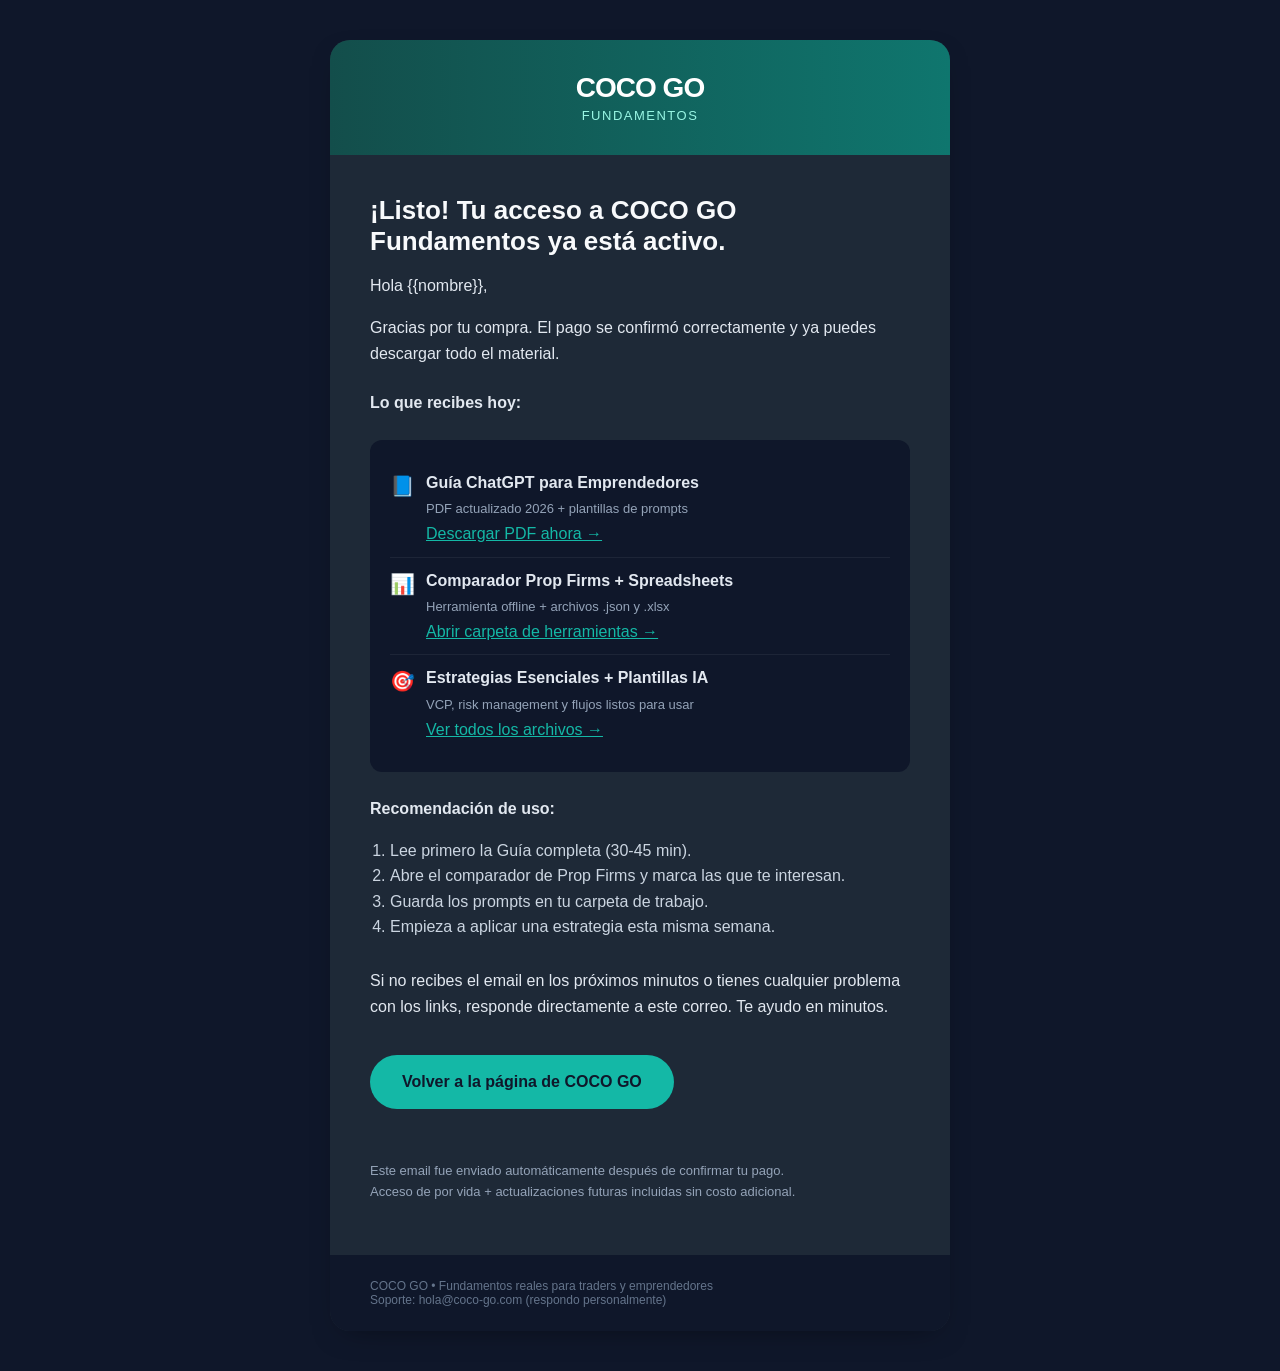
<file: email-postpago.html>
<!doctype html>
<html lang="es">
<head>
  <meta charset="utf-8">
  <meta name="viewport" content="width=device-width, initial-scale=1">
  <title>Tu acceso COCO GO Fundamentos está listo</title>
  <style>
    body { font-family: -apple-system, BlinkMacSystemFont, 'Segoe UI', Roboto, Inter, sans-serif; background:#0f172a; color:#e2e8f0; margin:0; padding:0; }
    .container { max-width: 620px; margin: 40px auto; background:#1e2937; border-radius:20px; overflow:hidden; box-shadow: 0 10px 30px -15px rgb(0 0 0 / 0.5); }
    .header { background: linear-gradient(90deg, #134e4b, #0f766e); padding: 32px 40px; text-align:center; }
    .logo { font-size:28px; font-weight:700; letter-spacing:-1px; color:white; }
    .content { padding: 40px; line-height:1.6; }
    h1 { font-size:26px; line-height:1.2; margin:0 0 16px; color:#f8fafc; }
    .btn { display:inline-block; background:#14b8a6; color:#0f172a; font-weight:600; padding:14px 32px; border-radius:9999px; text-decoration:none; margin: 20px 0; }
    .assets { background:#0f172a; border-radius:12px; padding:20px; margin:24px 0; }
    .asset { display:flex; align-items:flex-start; gap:12px; padding:10px 0; border-bottom:1px solid rgba(255,255,255,0.06); }
    .asset:last-child { border-bottom:none; }
    .footer { padding:24px 40px; font-size:12px; color:#64748b; background:#0f172a; }
    .small { font-size:13px; color:#94a3b8; }
  </style>
</head>
<body>
  <div class="container">
    <!-- Header -->
    <div class="header">
      <div class="logo">COCO GO</div>
      <div style="color:#99f6e4; font-size:13px; letter-spacing:1.5px; margin-top:4px;">FUNDAMENTOS</div>
    </div>

    <div class="content">
      <h1>¡Listo! Tu acceso a COCO GO Fundamentos ya está activo.</h1>
      
      <p>Hola {{nombre}},</p>
      
      <p>Gracias por tu compra. El pago se confirmó correctamente y ya puedes descargar todo el material.</p>

      <p style="margin:24px 0 8px;"><strong>Lo que recibes hoy:</strong></p>
      
      <div class="assets">
        <div class="asset">
          <span style="font-size:20px; width:24px;">📘</span>
          <div>
            <strong>Guía ChatGPT para Emprendedores</strong><br>
            <span class="small">PDF actualizado 2026 + plantillas de prompts</span><br>
            <a href="https://drive.google.com/...TU-LINK-AQUI..." style="color:#14b8a6; text-decoration:underline;">Descargar PDF ahora →</a>
          </div>
        </div>
        <div class="asset">
          <span style="font-size:20px; width:24px;">📊</span>
          <div>
            <strong>Comparador Prop Firms + Spreadsheets</strong><br>
            <span class="small">Herramienta offline + archivos .json y .xlsx</span><br>
            <a href="https://drive.google.com/...TU-LINK-AQUI..." style="color:#14b8a6; text-decoration:underline;">Abrir carpeta de herramientas →</a>
          </div>
        </div>
        <div class="asset">
          <span style="font-size:20px; width:24px;">🎯</span>
          <div>
            <strong>Estrategias Esenciales + Plantillas IA</strong><br>
            <span class="small">VCP, risk management y flujos listos para usar</span><br>
            <a href="https://drive.google.com/...TU-LINK-AQUI..." style="color:#14b8a6; text-decoration:underline;">Ver todos los archivos →</a>
          </div>
        </div>
      </div>

      <p><strong>Recomendación de uso:</strong></p>
      <ol style="padding-left:20px; color:#cbd5e1;">
        <li>Lee primero la Guía completa (30-45 min).</li>
        <li>Abre el comparador de Prop Firms y marca las que te interesan.</li>
        <li>Guarda los prompts en tu carpeta de trabajo.</li>
        <li>Empieza a aplicar una estrategia esta misma semana.</li>
      </ol>

      <p style="margin-top:28px;">Si no recibes el email en los próximos minutos o tienes cualquier problema con los links, responde directamente a este correo. Te ayudo en minutos.</p>

      <a href="https://coco-go.github.io/coco-go-marketing/" class="btn">Volver a la página de COCO GO</a>

      <p class="small" style="margin-top:32px;">Este email fue enviado automáticamente después de confirmar tu pago.<br>
      Acceso de por vida + actualizaciones futuras incluidas sin costo adicional.</p>
    </div>

    <div class="footer">
      COCO GO • Fundamentos reales para traders y emprendedores<br>
      Soporte: hola@coco-go.com (respondo personalmente)
    </div>
  </div>
</body>
</html>
</file>
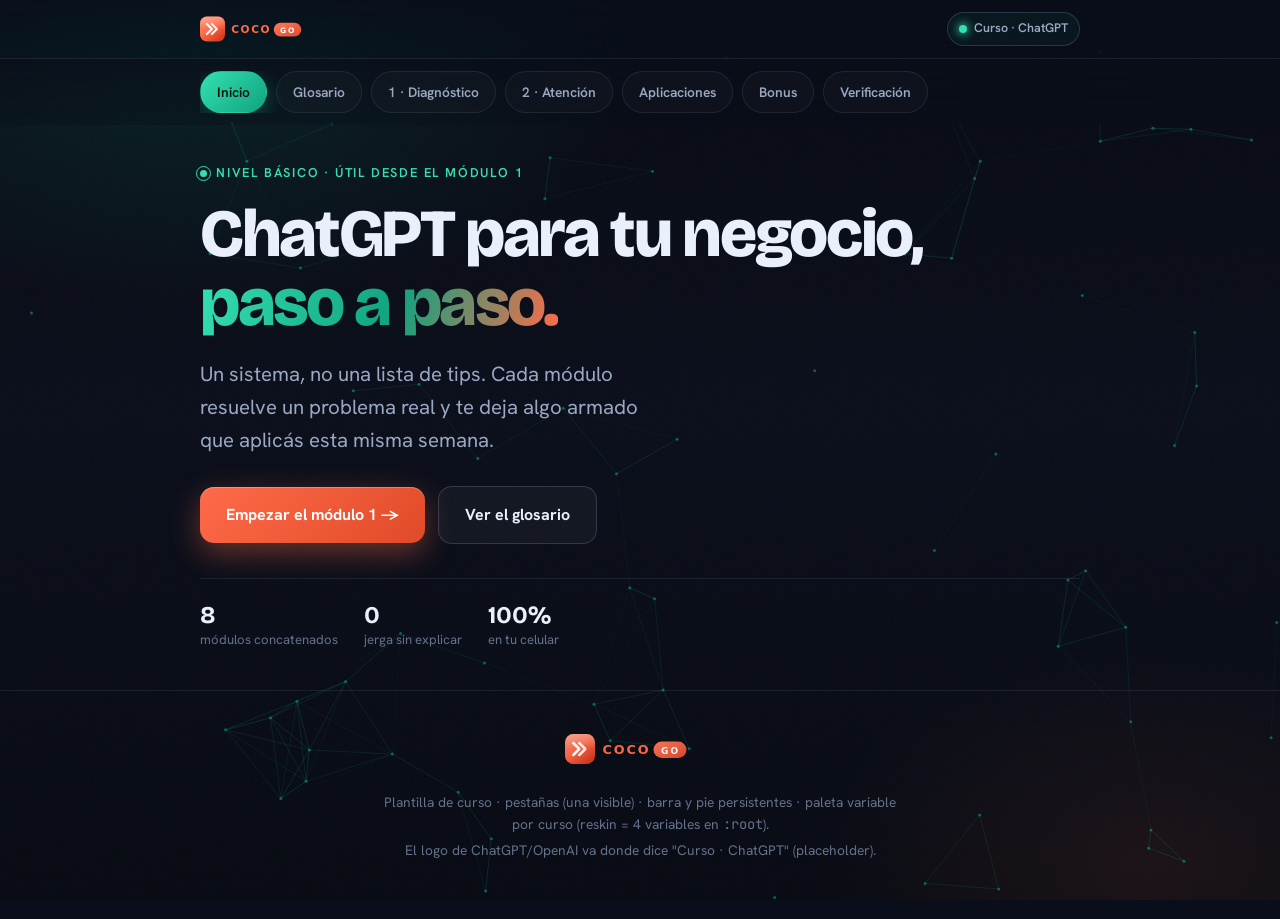
<file: _plantilla/curso-base.html>
<!DOCTYPE html>
<html lang="es">
<head>
<meta charset="UTF-8" />
<meta name="viewport" content="width=device-width, initial-scale=1.0, viewport-fit=cover" />
<title>COCO GO · plantilla de curso — ChatGPT para tu negocio</title>
<meta name="description" content="Curso práctico de ChatGPT para tu negocio. Módulos concatenados, en español, sin jerga sin explicar." />
<meta property="og:type" content="website" />
<meta property="og:title" content="ChatGPT para tu negocio — COCO GO" />
<meta property="og:description" content="Un sistema, no una lista de tips. Módulos que aplicás esta semana." />
<meta property="og:url" content="https://coco-go.github.io/coco-go-marketing/guia/" />
<meta property="og:site_name" content="COCO GO" />
<meta property="og:locale" content="es_AR" />
<link rel="canonical" href="https://coco-go.github.io/coco-go-marketing/guia/" />
<link rel="preconnect" href="https://fonts.googleapis.com">
<link rel="preconnect" href="https://fonts.gstatic.com" crossorigin>
<link href="https://fonts.googleapis.com/css2?family=Bricolage+Grotesque:opsz,wght@12..96,500;12..96,700;12..96,800&family=Hanken+Grotesk:wght@400;500;600;700&family=JetBrains+Mono:wght@400;500&display=swap" rel="stylesheet">
<style>
:root{
  --ink:#070A12; --bg:#0A0E1A; --surface:#0F1525; --surface-2:#141C30;
  --text:#EAF0FB; --muted:#9AA8C2; --faint:#64718C;
  --coral:#FF6B4A; --coral-rgb:255,107,74;
  --border:rgba(150,170,210,.12); --border-strong:rgba(150,170,210,.22);
  /* ===== capa VARIABLE por curso — reskin = cambiar estos 4 ===== */
  --theme:#10A37F; --theme-light:#34E0B0; --theme-rgb:16,163,127; --theme-dark:#0B7C60;
  --display:'Bricolage Grotesque',serif; --body:'Hanken Grotesk',system-ui,sans-serif; --mono:'JetBrains Mono',monospace;
  --maxw:920px; --r:18px;
}
*,*::before,*::after{box-sizing:border-box;margin:0;padding:0}
html{-webkit-text-size-adjust:100%;scroll-behavior:smooth}
body{font-family:var(--body);background:var(--bg);color:var(--text);line-height:1.6;font-size:16px;-webkit-font-smoothing:antialiased;overflow-x:hidden;position:relative;min-height:100vh}
#bg{position:fixed;inset:0;z-index:-2;width:100%;height:100%;display:block}
body::before{content:"";position:fixed;inset:0;z-index:-3;pointer-events:none;background:radial-gradient(60% 50% at 15% 4%, rgba(var(--theme-rgb),.16), transparent 60%),radial-gradient(45% 40% at 90% 96%, rgba(var(--coral-rgb),.08), transparent 60%),linear-gradient(180deg, var(--ink), var(--bg) 45%, var(--ink))}
body::after{content:"";position:fixed;inset:0;z-index:-1;pointer-events:none;opacity:.035;background-image:url("data:image/svg+xml,%3Csvg xmlns='http://www.w3.org/2000/svg' width='160' height='160'%3E%3Cfilter id='n'%3E%3CfeTurbulence type='fractalNoise' baseFrequency='.85' numOctaves='2'/%3E%3C/filter%3E%3Crect width='100%25' height='100%25' filter='url(%23n)'/%3E%3C/svg%3E")}
.wrap{max-width:var(--maxw);margin:0 auto;padding:0 20px}

/* ===== radios de pestañas (ocultos) ===== */
.tab{position:absolute;opacity:0;pointer-events:none}

/* brand bar (persistente) */
.brandbar{position:sticky;top:0;z-index:50;backdrop-filter:saturate(140%) blur(14px);-webkit-backdrop-filter:saturate(140%) blur(14px);background:linear-gradient(180deg,rgba(10,14,26,.82),rgba(10,14,26,.5));border-bottom:1px solid var(--border)}
.brandbar .wrap{display:flex;align-items:center;justify-content:space-between;height:58px}
.brand{display:flex;align-items:center}
.brand-logo{height:30px;width:auto;display:block}
.logo{width:33px;height:33px;border-radius:10px;display:grid;place-items:center;background:linear-gradient(140deg,var(--coral),#D93D22);box-shadow:0 6px 18px rgba(var(--coral-rgb),.4),inset 0 1px 0 rgba(255,255,255,.3)}
.logo svg{width:18px;height:18px}.brand .go{color:var(--coral)}
.theme-chip{display:inline-flex;align-items:center;gap:7px;font-weight:600;font-size:.78rem;color:var(--muted);padding:6px 11px;border:1px solid var(--border-strong);border-radius:999px;background:rgba(var(--theme-rgb),.07)}
.theme-chip .dot{width:8px;height:8px;border-radius:50%;background:var(--theme-light);box-shadow:0 0 10px 1px var(--theme-light)}

/* nav de pastillas (persistente) */
.modnav{position:sticky;top:58px;z-index:40;padding:12px 0;backdrop-filter:blur(10px);-webkit-backdrop-filter:blur(10px);background:linear-gradient(180deg,rgba(10,14,26,.78),rgba(10,14,26,.35))}
.modnav .scroll{display:flex;gap:9px;overflow-x:auto;scrollbar-width:none}
.modnav .scroll::-webkit-scrollbar{display:none}
.pill{flex-shrink:0;font-size:.86rem;font-weight:600;color:var(--muted);padding:9px 16px;border-radius:999px;border:1px solid var(--border);background:rgba(255,255,255,.025);cursor:pointer;white-space:nowrap;transition:all .22s;user-select:none}
.pill:hover{color:var(--text);border-color:var(--border-strong)}

/* ===== mostrar SOLO el panel activo + pastilla activa ===== */
.panel{display:none;padding:34px 0 10px}
#t-inicio:checked~main #p-inicio,
#t-gloss:checked~main #p-gloss,
#t-m1:checked~main #p-m1,
#t-m2:checked~main #p-m2,
#t-apps:checked~main #p-apps,
#t-bonus:checked~main #p-bonus,
#t-verif:checked~main #p-verif{display:block;animation:rise .55s cubic-bezier(.2,.7,.3,1)}
#t-inicio:checked~.modnav .p-inicio,
#t-gloss:checked~.modnav .p-gloss,
#t-m1:checked~.modnav .p-m1,
#t-m2:checked~.modnav .p-m2,
#t-apps:checked~.modnav .p-apps,
#t-bonus:checked~.modnav .p-bonus,
#t-verif:checked~.modnav .p-verif{color:#04130E;background:linear-gradient(135deg,var(--theme-light),var(--theme));border-color:transparent;box-shadow:0 6px 20px rgba(var(--theme-rgb),.4)}

/* eyebrow + heads */
.eyebrow{display:inline-flex;align-items:center;gap:9px;font-size:.8rem;font-weight:600;letter-spacing:.14em;text-transform:uppercase;color:var(--theme-light);margin-bottom:16px}
.eyebrow .pulse{width:7px;height:7px;border-radius:50%;background:var(--theme-light);position:relative}
.eyebrow .pulse::after{content:"";position:absolute;inset:-4px;border-radius:50%;border:1px solid var(--theme-light);animation:ping 2.4s ease-out infinite}
@keyframes ping{0%{transform:scale(.6);opacity:.9}100%{transform:scale(2.2);opacity:0}}
.sec-head{display:flex;align-items:center;gap:15px;margin-bottom:8px}
.numchip{font-family:var(--mono);font-weight:500;font-size:.9rem;color:var(--theme-light);width:44px;height:44px;flex-shrink:0;display:grid;place-items:center;border-radius:12px;background:rgba(var(--theme-rgb),.1);border:1px solid rgba(var(--theme-rgb),.3)}
h2{font-family:var(--display);font-weight:700;font-size:clamp(1.5rem,3.6vw,2.05rem);letter-spacing:-.025em;line-height:1.1}
.sec-sub{color:var(--muted);margin:6px 0 22px 59px;font-size:1.02rem}
@media(max-width:560px){.sec-sub{margin-left:0}}

/* hero (panel inicio) */
h1{font-family:var(--display);font-weight:800;font-size:clamp(2.4rem,7vw,4.2rem);line-height:1.03;letter-spacing:-.035em;margin-bottom:20px}
h1 .grad{background:linear-gradient(105deg,var(--theme-light),var(--theme) 55%,var(--coral));-webkit-background-clip:text;background-clip:text;color:transparent}
.lead{font-size:clamp(1.05rem,2.2vw,1.28rem);color:var(--muted);max-width:42ch;margin-bottom:30px}
.cta-row{display:flex;flex-wrap:wrap;gap:13px;align-items:center}
.btn{font-weight:700;font-size:1rem;padding:15px 26px;border-radius:14px;border:0;cursor:pointer;text-decoration:none;display:inline-flex;align-items:center;gap:10px;transition:transform .2s cubic-bezier(.34,1.3,.64,1),box-shadow .25s;user-select:none}
.btn-primary{background:linear-gradient(135deg,var(--coral),#E04A28);color:#fff;box-shadow:0 10px 30px rgba(var(--coral-rgb),.38),inset 0 1px 0 rgba(255,255,255,.25)}
.btn-primary:hover{transform:translateY(-2px);box-shadow:0 16px 40px rgba(var(--coral-rgb),.5)}
.btn-ghost{background:rgba(255,255,255,.04);color:var(--text);border:1px solid var(--border-strong)}
.btn-ghost:hover{transform:translateY(-2px);border-color:var(--theme-light);color:var(--theme-light)}
.trust{display:flex;flex-wrap:wrap;gap:10px 26px;margin-top:34px;padding-top:24px;border-top:1px solid var(--border)}
.trust .t{display:flex;flex-direction:column;gap:2px}
.trust .t b{font-family:var(--display);font-weight:700;font-size:1.5rem;line-height:1}
.trust .t span{font-size:.82rem;color:var(--faint)}

/* cards módulo */
.card{background:linear-gradient(165deg,var(--surface),var(--surface-2));border:1px solid var(--border);border-radius:var(--r);padding:24px;position:relative;overflow:hidden}
.card::before{content:"";position:absolute;inset:0 0 auto 0;height:1px;background:linear-gradient(90deg,transparent,rgba(255,255,255,.18),transparent)}
.card h3{font-family:var(--display);font-weight:700;font-size:1.16rem;margin-bottom:8px;letter-spacing:-.01em}
.card p.body{color:var(--muted);font-size:1rem;margin-bottom:16px}
.fastlane{display:flex;gap:14px;background:rgba(var(--theme-rgb),.08);border:1px solid rgba(var(--theme-rgb),.28);border-radius:14px;padding:15px 17px;margin-bottom:18px}
.fastlane .bolt{flex-shrink:0;width:33px;height:33px;border-radius:9px;display:grid;place-items:center;background:linear-gradient(135deg,var(--theme-light),var(--theme));color:#04130E;font-size:1.05rem;box-shadow:0 4px 14px rgba(var(--theme-rgb),.45)}
.fastlane .label{font-size:.73rem;font-weight:700;letter-spacing:.1em;text-transform:uppercase;color:var(--theme-light);display:block;margin-bottom:2px}
.fastlane p{font-size:.95rem;color:var(--text)}
.prompt{background:var(--ink);border:1px solid var(--border-strong);border-radius:13px;overflow:hidden;margin-top:6px}
.prompt .top{display:flex;align-items:center;justify-content:space-between;padding:9px 14px;border-bottom:1px solid var(--border);background:rgba(255,255,255,.02)}
.prompt .top span{font-family:var(--mono);font-size:.74rem;color:var(--faint);letter-spacing:.05em}
.copy{font-size:.78rem;font-weight:600;color:var(--theme-light);background:rgba(var(--theme-rgb),.1);border:1px solid rgba(var(--theme-rgb),.3);padding:5px 12px;border-radius:8px;cursor:pointer;transition:all .2s}
.copy:hover{background:rgba(var(--theme-rgb),.2)}
.prompt pre{font-family:var(--mono);font-size:.85rem;line-height:1.65;color:#CBD7EC;padding:16px;white-space:pre-wrap;margin:0}
.entregable{display:inline-flex;align-items:center;gap:8px;margin-top:18px;font-size:.84rem;font-weight:600;color:var(--theme-light);padding:7px 13px;border-radius:999px;border:1px dashed rgba(var(--theme-rgb),.4);background:rgba(var(--theme-rgb),.05)}

/* ===== glosario compacto (acordeón) ===== */
.gloss-search{display:flex;align-items:center;gap:10px;background:var(--surface);border:1px solid var(--border-strong);border-radius:12px;padding:11px 15px;margin-bottom:14px}
.gloss-search input{flex:1;background:transparent;border:0;color:var(--text);font-family:var(--body);font-size:1rem;outline:none}
.gloss-search input::placeholder{color:var(--faint)}
.gloss-list{display:flex;flex-direction:column;gap:7px}
.gitem{border:1px solid var(--border);border-radius:11px;background:var(--surface);overflow:hidden}
.gterm{width:100%;display:flex;align-items:center;justify-content:space-between;gap:12px;background:transparent;border:0;cursor:pointer;color:var(--text);font-family:var(--body);font-weight:600;font-size:1rem;padding:13px 16px;text-align:left;transition:color .2s}
.gterm:hover{color:var(--theme-light)}
.gterm .chev{flex-shrink:0;color:var(--theme-light);font-size:1.2rem;line-height:1;transition:transform .25s}
.gterm.open{color:var(--theme-light)}
.gterm.open .chev{transform:rotate(45deg)}
.gdef{max-height:0;overflow:hidden;transition:max-height .3s ease}
.gdef p{padding:0 16px 14px;color:var(--muted);font-size:.96rem}
.gloss-note{margin-top:13px;font-size:.88rem;color:var(--faint)}

/* aplicaciones */
.app-grid{display:grid;grid-template-columns:repeat(auto-fill,minmax(250px,1fr));gap:13px}
.app{background:linear-gradient(165deg,var(--surface),var(--surface-2));border:1px solid var(--border);border-radius:14px;padding:19px}
.app .ic{width:37px;height:37px;border-radius:10px;display:grid;place-items:center;background:rgba(var(--theme-rgb),.1);border:1px solid rgba(var(--theme-rgb),.25);font-size:1.05rem;margin-bottom:11px}
.app h4{font-family:var(--display);font-weight:700;font-size:1.04rem;margin-bottom:4px}
.app p{font-size:.93rem;color:var(--muted)}

/* bonus */
.bonus-list{display:flex;flex-direction:column;gap:10px}
.bonus-item{display:flex;align-items:center;gap:14px;background:var(--surface);border:1px solid var(--border);border-radius:13px;padding:15px 18px;text-decoration:none;color:var(--text);transition:all .25s}
.bonus-item:hover{border-color:var(--theme-light);transform:translateX(3px)}
.bonus-item .tag{margin-left:auto;font-size:.76rem;font-weight:600;color:var(--theme-light);padding:4px 10px;border-radius:999px;background:rgba(var(--theme-rgb),.1)}

/* verificación */
.check{display:flex;align-items:flex-start;gap:12px;padding:13px 0;border-bottom:1px solid var(--border)}
.check:last-child{border-bottom:0}
.check .box{flex-shrink:0;width:24px;height:24px;border-radius:7px;border:1.5px solid var(--border-strong);display:grid;place-items:center;color:var(--theme-light);font-size:.9rem}
.check p{font-size:.98rem;color:var(--text)}
.check p small{display:block;color:var(--faint);font-size:.85rem}

/* cross-sell (en panel verificación) */
.next{margin-top:26px;background:radial-gradient(120% 140% at 100% 0%, rgba(var(--coral-rgb),.14), transparent 55%),linear-gradient(165deg,var(--surface),var(--surface-2));border:1px solid var(--border-strong);border-radius:20px;padding:28px;position:relative;overflow:hidden}
.next .kicker{font-size:.76rem;font-weight:700;letter-spacing:.14em;text-transform:uppercase;color:var(--faint);margin-bottom:10px}
.next h3{font-family:var(--display);font-weight:800;font-size:clamp(1.35rem,3.5vw,1.9rem);letter-spacing:-.025em;margin-bottom:8px}
.next h3 .c{color:var(--coral)}
.next p{color:var(--muted);max-width:46ch;margin-bottom:18px}
.next .go{display:inline-flex;align-items:center;gap:9px;font-weight:700;color:var(--text);text-decoration:none;padding:13px 22px;border-radius:13px;background:rgba(255,255,255,.05);border:1px solid var(--border-strong);transition:all .25s}
.next .go:hover{transform:translateX(3px);border-color:var(--coral);color:var(--coral)}

footer{text-align:center;padding:40px 20px 54px;color:var(--faint);font-size:.86rem;border-top:1px solid var(--border);margin-top:30px}
.foot-logo{width:150px;height:auto;margin-bottom:14px;opacity:.96}
footer p{margin:4px auto;max-width:64ch}
@keyframes rise{from{opacity:0;transform:translateY(14px)}to{opacity:1;transform:none}}
@media(prefers-reduced-motion:reduce){.panel{animation:none!important}.eyebrow .pulse::after{animation:none}}
</style>
</head>
<body>
<canvas id="bg"></canvas>

<!-- pestañas: una sola visible a la vez -->
<input class="tab" type="radio" name="coco-tab" id="t-inicio" checked>
<input class="tab" type="radio" name="coco-tab" id="t-gloss">
<input class="tab" type="radio" name="coco-tab" id="t-m1">
<input class="tab" type="radio" name="coco-tab" id="t-m2">
<input class="tab" type="radio" name="coco-tab" id="t-apps">
<input class="tab" type="radio" name="coco-tab" id="t-bonus">
<input class="tab" type="radio" name="coco-tab" id="t-verif">

<header class="brandbar">
  <div class="wrap">
    <div class="brand">
      <svg class="brand-logo" viewBox="0 0 200 48" role="img" aria-label="COCO GO" xmlns="http://www.w3.org/2000/svg">
        <defs>
          <linearGradient id="b-bg" x1="6" y1="2" x2="34" y2="38" gradientUnits="userSpaceOnUse"><stop offset="0%" stop-color="#FF8A6E"/><stop offset="50%" stop-color="#FF6B4A"/><stop offset="100%" stop-color="#D93D22"/></linearGradient>
          <linearGradient id="b-shine" x1="20" y1="2" x2="20" y2="24" gradientUnits="userSpaceOnUse"><stop offset="0%" stop-color="#fff" stop-opacity="0.3"/><stop offset="100%" stop-color="#fff" stop-opacity="0"/></linearGradient>
          <linearGradient id="b-pill" x1="0%" y1="0%" x2="100%" y2="100%"><stop offset="0%" stop-color="#FF7A5C"/><stop offset="100%" stop-color="#E04A2F"/></linearGradient>
        </defs>
        <rect x="0" y="4" width="40" height="40" rx="11" fill="url(#b-bg)"/>
        <rect x="0" y="4" width="40" height="40" rx="11" fill="url(#b-shine)"/>
        <g fill="none" stroke="#fff" stroke-width="3.4" stroke-linecap="round" stroke-linejoin="round" transform="translate(0,4)"><path d="M11 12 L19 20 L11 28"/><path d="M19 12 L27 20 L19 28" opacity="0.9"/></g>
        <text x="50" y="30" font-family="system-ui,-apple-system,'Segoe UI',sans-serif" font-weight="700" font-size="17" letter-spacing="2.5" fill="#FF6B4A">COCO</text>
        <rect x="118" y="14" width="44" height="22" rx="11" fill="url(#b-pill)"/>
        <text x="128" y="30" font-family="system-ui,-apple-system,'Segoe UI',sans-serif" font-weight="800" font-size="12" letter-spacing="2.8" fill="#fff">GO</text>
      </svg>
    </div>
    <span class="theme-chip"><span class="dot"></span>Curso · ChatGPT</span>
  </div>
</header>

<nav class="modnav">
  <div class="wrap"><div class="scroll">
    <label class="pill p-inicio" for="t-inicio">Inicio</label>
    <label class="pill p-gloss" for="t-gloss">Glosario</label>
    <label class="pill p-m1" for="t-m1">1 · Diagnóstico</label>
    <label class="pill p-m2" for="t-m2">2 · Atención</label>
    <label class="pill p-apps" for="t-apps">Aplicaciones</label>
    <label class="pill p-bonus" for="t-bonus">Bonus</label>
    <label class="pill p-verif" for="t-verif">Verificación</label>
  </div></div>
</nav>

<main class="wrap">

  <!-- INICIO (hero) -->
  <section class="panel" id="p-inicio">
    <span class="eyebrow"><span class="pulse"></span>Nivel básico · útil desde el módulo 1</span>
    <h1>ChatGPT para tu negocio,<br><span class="grad">paso a paso.</span></h1>
    <p class="lead">Un sistema, no una lista de tips. Cada módulo resuelve un problema real y te deja algo armado que aplicás esta misma semana.</p>
    <div class="cta-row">
      <label class="btn btn-primary" for="t-m1">Empezar el módulo 1 →</label>
      <label class="btn btn-ghost" for="t-gloss">Ver el glosario</label>
    </div>
    <div class="trust">
      <div class="t"><b>8</b><span>módulos concatenados</span></div>
      <div class="t"><b>0</b><span>jerga sin explicar</span></div>
      <div class="t"><b>100%</b><span>en tu celular</span></div>
    </div>
  </section>

  <!-- GLOSARIO (acordeón compacto) -->
  <section class="panel" id="p-gloss">
    <div class="sec-head"><span class="numchip" style="font-size:1.25rem">Aa</span><h2>Glosario</h2></div>
    <p class="sec-sub">Toda palabra técnica del curso, explicada simple. Tocá para abrir; se cierra la anterior.</p>
    <div class="gloss-search"><span>🔎</span><input id="gloss-q" placeholder="Buscar un término…" autocomplete="off"></div>
    <div class="gloss-list" id="gloss-list">
      <div class="gitem"><button class="gterm">Prompt<span class="chev">+</span></button><div class="gdef"><p>La instrucción que le das a ChatGPT. Cuanto más claro y con contexto, mejor responde.</p></div></div>
      <div class="gitem"><button class="gterm">Contexto<span class="chev">+</span></button><div class="gdef"><p>Los datos de tu negocio que le pasás para que la respuesta sea tuya y no genérica.</p></div></div>
      <div class="gitem"><button class="gterm">Alucinación<span class="chev">+</span></button><div class="gdef"><p>Cuando inventa un dato con seguridad. Por eso siempre verificás lo importante.</p></div></div>
      <div class="gitem"><button class="gterm">Token<span class="chev">+</span></button><div class="gdef"><p>La unidad en que "lee" el texto. Define cuánto puede procesar de una vez.</p></div></div>
    </div>
    <p class="gloss-note">+ los términos que cada módulo vaya necesitando (acá van los 20 y pico reales).</p>
  </section>

  <!-- MÓDULO 1 -->
  <section class="panel" id="p-m1">
    <div class="sec-head"><span class="numchip">01</span><h2>Diagnóstico de tu negocio</h2></div>
    <p class="sec-sub">En 10 minutos, ChatGPT te devuelve dónde estás perdiendo tiempo y plata — con tus datos reales.</p>
    <div class="card">
      <div class="fastlane"><span class="bolt">⚡</span><div><span class="label">Carril rápido</span><p>Si solo hacés una cosa hoy: copiá el prompt, pegá los datos de tu negocio y leé el diagnóstico.</p></div></div>
      <h3>El problema que resolvés</h3>
      <p class="body">Sabés que algo no rinde, pero no tenés claro qué. Este módulo convierte esa sensación en una lista priorizada de cosas para arreglar, ordenadas por impacto.</p>
      <div class="prompt">
        <div class="top"><span>prompt · diagnóstico</span><button class="copy" onclick="this.textContent='Copiado ✓';setTimeout(()=>this.textContent='Copiar',1400)">Copiar</button></div>
        <pre>Sos un consultor de negocios. Mi negocio es [RUBRO] y vendo [QUÉ].
Mis 3 mayores dolores de cabeza hoy son: [DOLOR 1], [DOLOR 2], [DOLOR 3].
Devolveme una tabla priorizada: problema, impacto (alto/medio/bajo)
y una acción concreta para esta semana. Explicámelo simple, sin tecnicismos.</pre>
      </div>
      <span class="entregable">📦 Entregable · 01-diagnostico-negocio</span>
    </div>
  </section>

  <!-- MÓDULO 2 (mismo patrón) -->
  <section class="panel" id="p-m2">
    <div class="sec-head"><span class="numchip">02</span><h2>Atención al cliente</h2></div>
    <p class="sec-sub">Respuestas listas para las preguntas que más te repiten, con tu tono.</p>
    <div class="card">
      <div class="fastlane"><span class="bolt">⚡</span><div><span class="label">Carril rápido</span><p>Armá hoy tus 5 respuestas más usadas y guardalas para copiar y pegar.</p></div></div>
      <h3>El problema que resolvés</h3>
      <p class="body">Contestás lo mismo veinte veces por día. Acá ChatGPT te deja un set de respuestas reutilizables que suenan a vos, no a robot.</p>
      <span class="entregable">📦 Entregable · 02-respuestas-cliente</span>
    </div>
    <p class="gloss-note" style="margin-top:18px">↑ Este patrón se repite por cada módulo (1 a 8), con la cantidad que el contenido necesite. Cada módulo es su propia pestaña.</p>
  </section>

  <!-- APLICACIONES -->
  <section class="panel" id="p-apps">
    <div class="sec-head"><span class="numchip" style="font-size:1.15rem">↗</span><h2>Aplicaciones</h2></div>
    <p class="sec-sub">Dónde y cómo meter ChatGPT en el día a día, según tu tipo de negocio.</p>
    <div class="app-grid">
      <div class="app"><div class="ic">🛍️</div><h4>Comercio / local</h4><p>Descripciones de producto, respuestas de WhatsApp, cartelería.</p></div>
      <div class="app"><div class="ic">💼</div><h4>Servicios</h4><p>Presupuestos, seguimientos, propuestas claras en minutos.</p></div>
      <div class="app"><div class="ic">📣</div><h4>Marca personal</h4><p>Ideas de contenido, guiones y calendario semanal.</p></div>
    </div>
  </section>

  <!-- BONUS -->
  <section class="panel" id="p-bonus">
    <div class="sec-head"><span class="numchip" style="font-size:1.15rem">★</span><h2>Bonus</h2></div>
    <p class="sec-sub">Biblioteca de prompts y extras para seguir exprimiendo lo aprendido.</p>
    <div class="bonus-list">
      <a class="bonus-item" href="#">📚 Biblioteca de 20 prompts por rubro <span class="tag">Prompts</span></a>
      <a class="bonus-item" href="#">📈 Cómo medir si te está sirviendo <span class="tag">Medición</span></a>
    </div>
  </section>

  <!-- VERIFICACIÓN + cross-sell -->
  <section class="panel" id="p-verif">
    <div class="sec-head"><span class="numchip" style="font-size:1.15rem">✓</span><h2>Verificación final</h2></div>
    <p class="sec-sub">Un check por entregable. Si los tenés todos, armaste tu sistema.</p>
    <div class="card">
      <div class="check"><span class="box">✓</span><p>01 · Diagnóstico de negocio<small>Tu lista priorizada de qué arreglar primero.</small></p></div>
      <div class="check"><span class="box"></span><p>02 · Respuestas de cliente<small>Tu set de respuestas reutilizables.</small></p></div>
      <div class="check"><span class="box"></span><p>… un check por cada módulo del curso.</p></div>
    </div>
    <div class="next">
      <div class="kicker">Cuando termines esto…</div>
      <h3>Seguí con <span class="c">Claude para tu negocio</span></h3>
      <p>Ya entendiste ChatGPT. El siguiente paso natural: el modelo que mejor escribe y razona en textos largos. Mismo método, otra herramienta.</p>
      <a class="go" href="#">Ver el curso de Claude →</a>
    </div>
  </section>
</main>

<footer>
  <svg class="foot-logo" xmlns="http://www.w3.org/2000/svg" viewBox="0 0 200 48" role="img" aria-label="COCO GO">
    <defs>
      <linearGradient id="f-bg" x1="6" y1="2" x2="34" y2="38" gradientUnits="userSpaceOnUse"><stop offset="0%" stop-color="#FF8A6E"/><stop offset="50%" stop-color="#FF6B4A"/><stop offset="100%" stop-color="#D93D22"/></linearGradient>
      <linearGradient id="f-shine" x1="20" y1="2" x2="20" y2="24" gradientUnits="userSpaceOnUse"><stop offset="0%" stop-color="#fff" stop-opacity="0.3"/><stop offset="100%" stop-color="#fff" stop-opacity="0"/></linearGradient>
      <linearGradient id="f-pill" x1="0%" y1="0%" x2="100%" y2="100%"><stop offset="0%" stop-color="#FF7A5C"/><stop offset="100%" stop-color="#E04A2F"/></linearGradient>
    </defs>
    <rect x="0" y="4" width="40" height="40" rx="11" fill="url(#f-bg)"/>
    <rect x="0" y="4" width="40" height="40" rx="11" fill="url(#f-shine)"/>
    <g fill="none" stroke="#fff" stroke-width="3.4" stroke-linecap="round" stroke-linejoin="round" transform="translate(0,4)"><path d="M11 12 L19 20 L11 28"/><path d="M19 12 L27 20 L19 28" opacity="0.9"/></g>
    <text x="50" y="30" font-family="system-ui,-apple-system,'Segoe UI',sans-serif" font-weight="700" font-size="17" letter-spacing="2.5" fill="#FF6B4A">COCO</text>
    <rect x="118" y="14" width="44" height="22" rx="11" fill="url(#f-pill)"/>
    <text x="128" y="30" font-family="system-ui,-apple-system,'Segoe UI',sans-serif" font-weight="800" font-size="12" letter-spacing="2.8" fill="#fff">GO</text>
  </svg>
  <p>Plantilla de curso · pestañas (una visible) · barra y pie persistentes · paleta variable por curso (reskin = 4 variables en <span style="font-family:var(--mono)">:root</span>).</p>
  <p>El logo de ChatGPT/OpenAI va donde dice "Curso · ChatGPT" (placeholder).</p>
</footer>

<script>
/* fondo de red */
(function(){
  var c=document.getElementById('bg'); if(!c) return;
  var ctx=c.getContext('2d'), dpr=Math.min(window.devicePixelRatio||1,2);
  var reduce=matchMedia('(prefers-reduced-motion: reduce)').matches;
  var RGB=(getComputedStyle(document.documentElement).getPropertyValue('--theme-rgb').trim())||'16,163,127';
  var W,H,pts,raf;
  function resize(){W=c.clientWidth;H=c.clientHeight;c.width=W*dpr;c.height=H*dpr;ctx.setTransform(dpr,0,0,dpr,0,0);
    var n=Math.min(90,Math.max(30,Math.floor(W*H/16000)));pts=[];for(var i=0;i<n;i++)pts.push({x:Math.random()*W,y:Math.random()*H,vx:(Math.random()-.5)*.18,vy:(Math.random()-.5)*.18});}
  function frame(move){ctx.clearRect(0,0,W,H);var i,j,a,b,dx,dy,d,o;
    if(move)for(i=0;i<pts.length;i++){a=pts[i];a.x+=a.vx;a.y+=a.vy;if(a.x<0||a.x>W)a.vx*=-1;if(a.y<0||a.y>H)a.vy*=-1;}
    for(i=0;i<pts.length;i++)for(j=i+1;j<pts.length;j++){a=pts[i];b=pts[j];dx=a.x-b.x;dy=a.y-b.y;d=dx*dx+dy*dy;
      if(d<19000){o=(1-d/19000)*.22;ctx.strokeStyle='rgba('+RGB+','+o.toFixed(3)+')';ctx.lineWidth=1;ctx.beginPath();ctx.moveTo(a.x,a.y);ctx.lineTo(b.x,b.y);ctx.stroke();}}
    for(i=0;i<pts.length;i++){a=pts[i];ctx.fillStyle='rgba('+RGB+',.55)';ctx.beginPath();ctx.arc(a.x,a.y,1.5,0,6.283);ctx.fill();}}
  function loop(){frame(true);raf=requestAnimationFrame(loop);}
  resize();window.addEventListener('resize',function(){cancelAnimationFrame(raf);resize();reduce?frame(false):loop();});
  reduce?frame(false):loop();
})();
/* glosario acordeón: una abierta a la vez */
(function(){
  var terms=document.querySelectorAll('.gterm');
  terms.forEach(function(b){
    b.addEventListener('click',function(){
      var open=b.classList.contains('open');
      terms.forEach(function(o){o.classList.remove('open');o.nextElementSibling.style.maxHeight=null;});
      if(!open){b.classList.add('open');var d=b.nextElementSibling;d.style.maxHeight=d.scrollHeight+'px';}
    });
  });
  var q=document.getElementById('gloss-q');
  if(q)q.addEventListener('input',function(){
    var v=q.value.toLowerCase();
    document.querySelectorAll('#gloss-list .gitem').forEach(function(it){
      it.style.display=it.querySelector('.gterm').textContent.toLowerCase().indexOf(v)>-1?'':'none';
    });
  });
  /* al cambiar de pestaña, llevar el scroll arriba */
  document.querySelectorAll('input[name="coco-tab"]').forEach(function(r){
    r.addEventListener('change',function(){window.scrollTo({top:0,behavior:'instant'});});
  });
})();
</script>
</body>
</html>
</file>
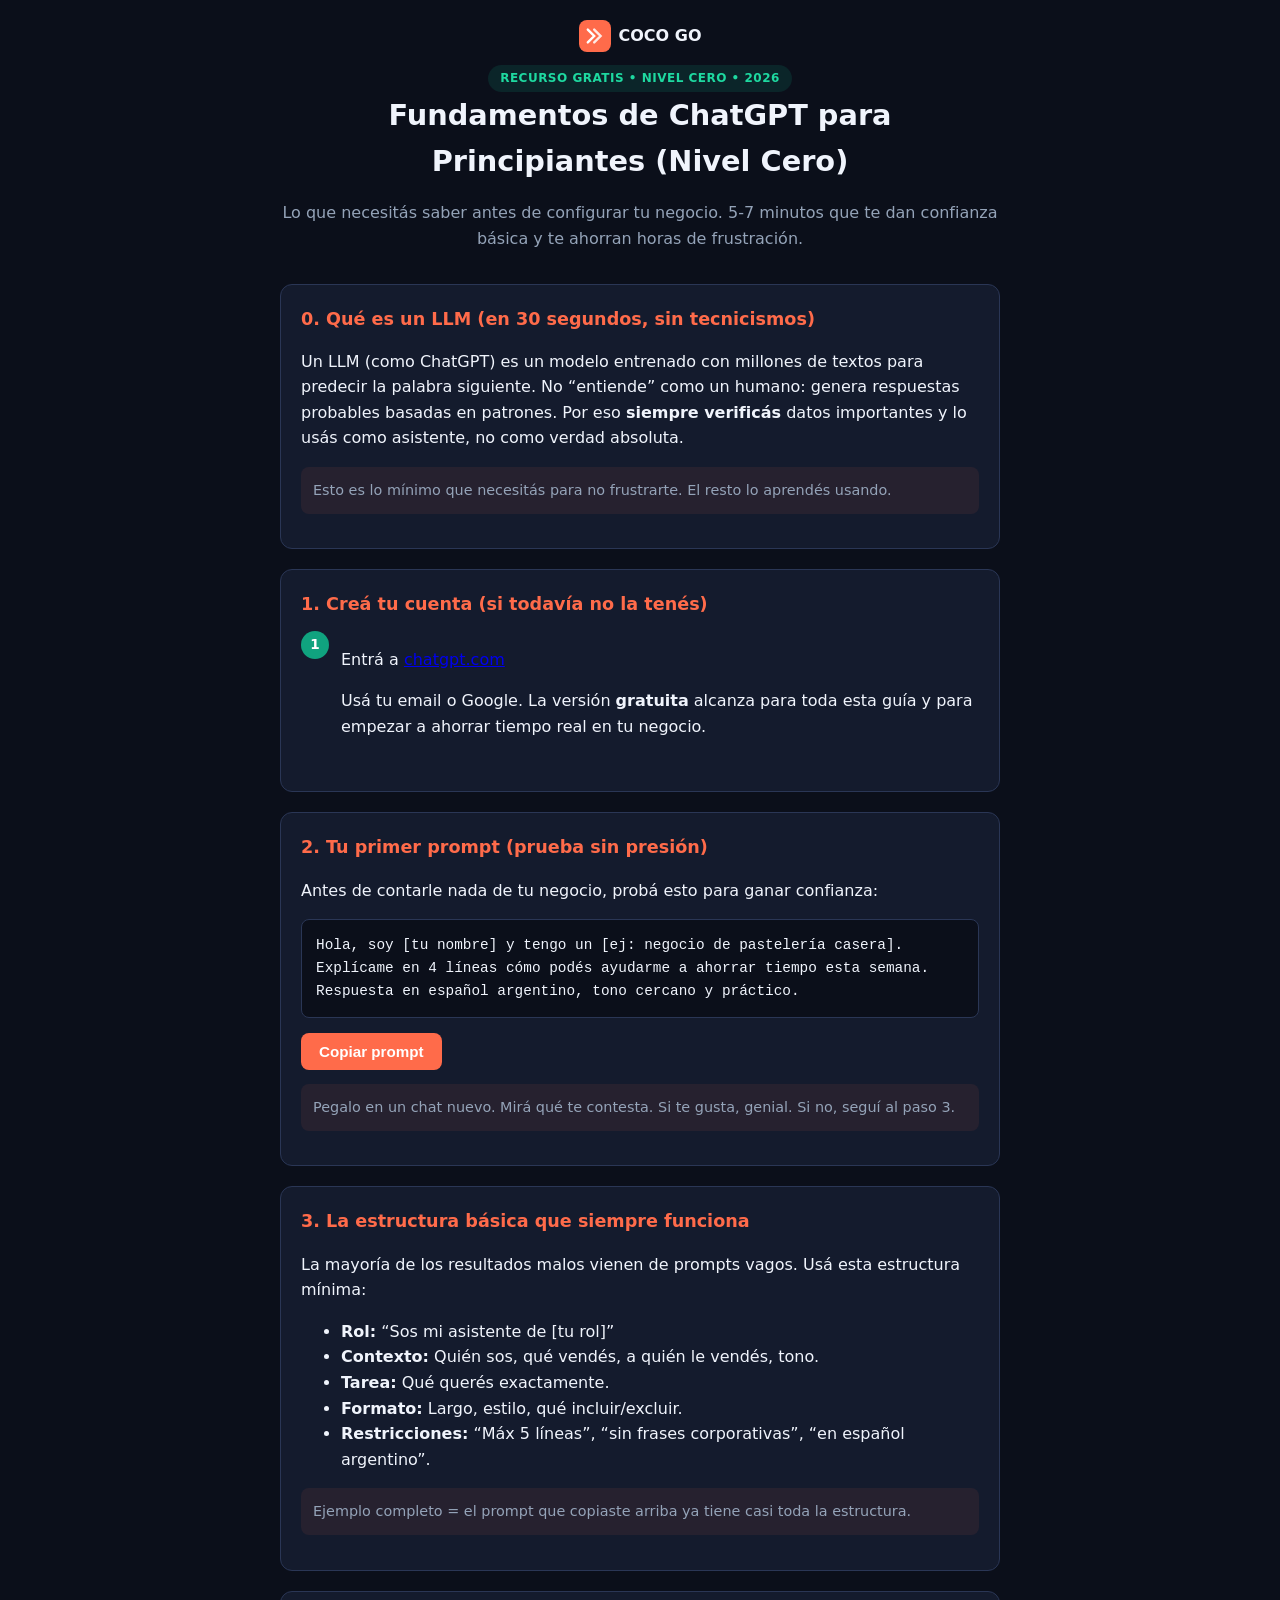
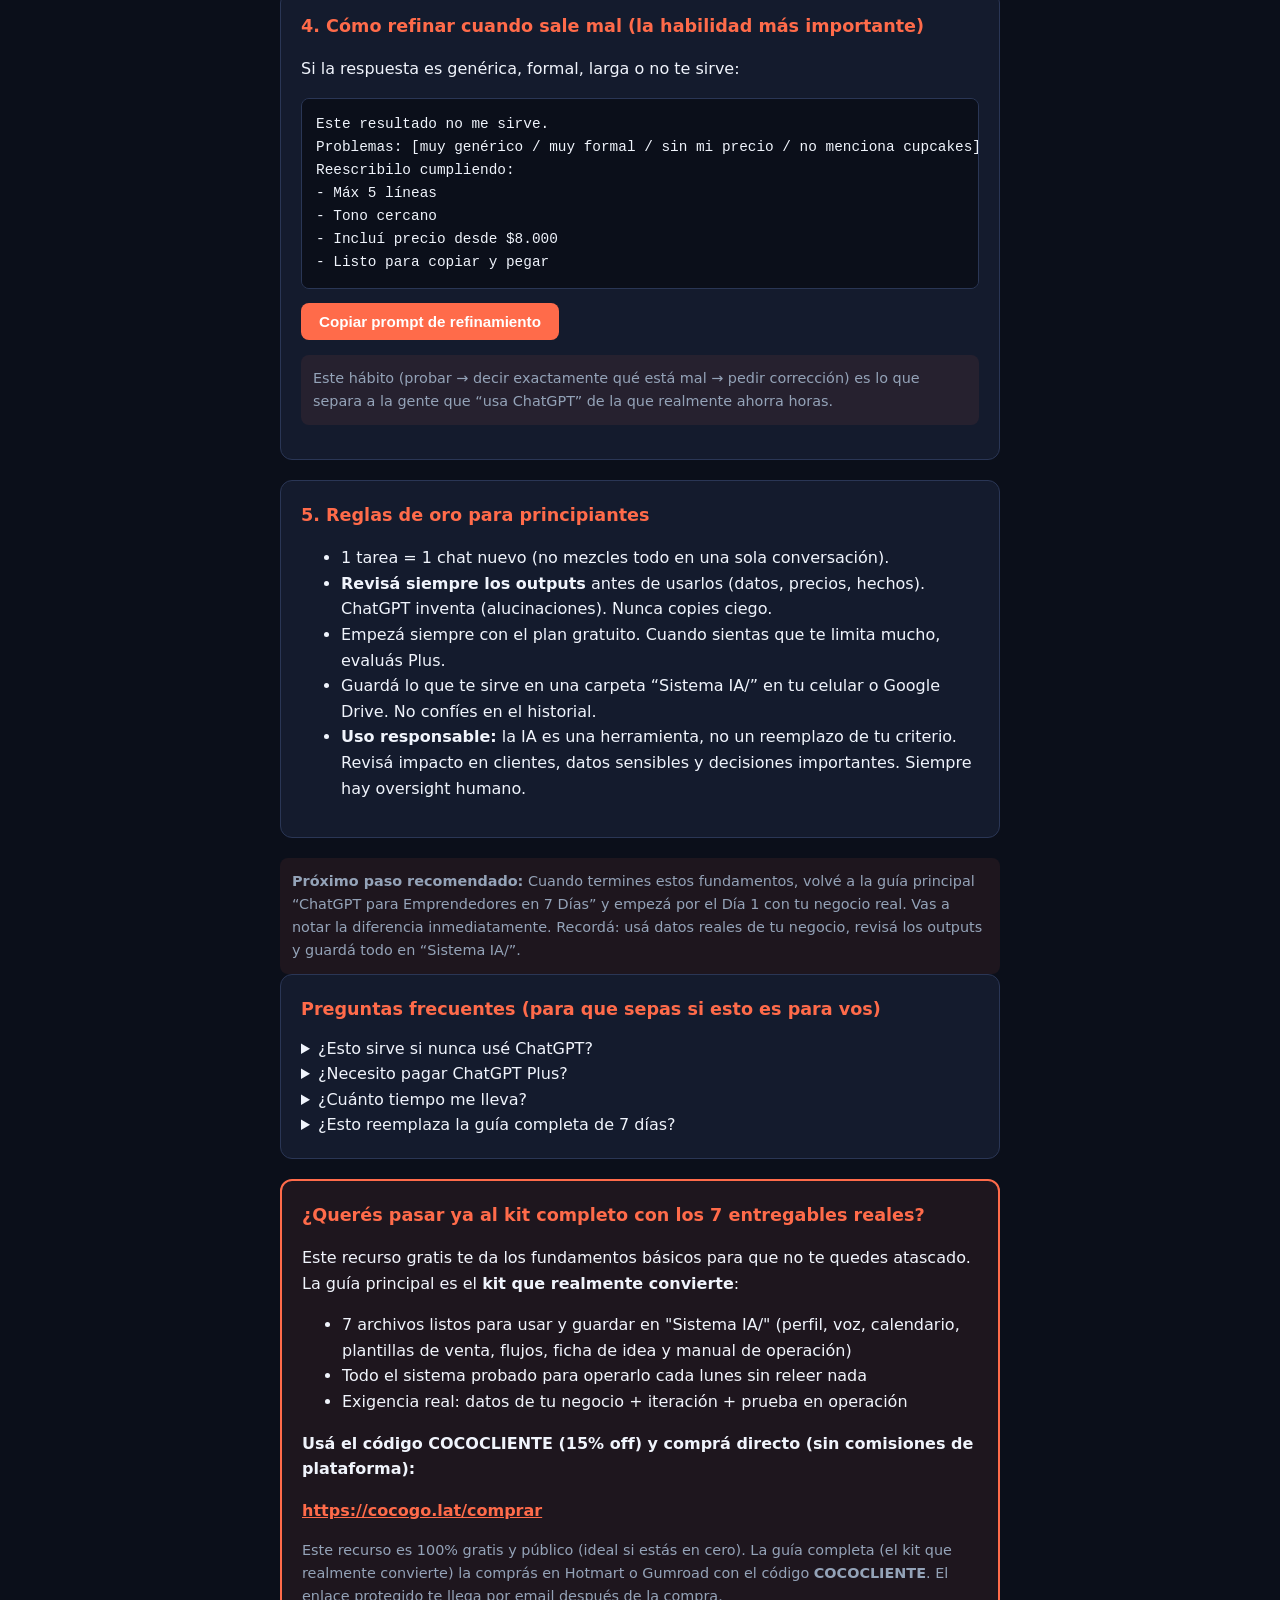
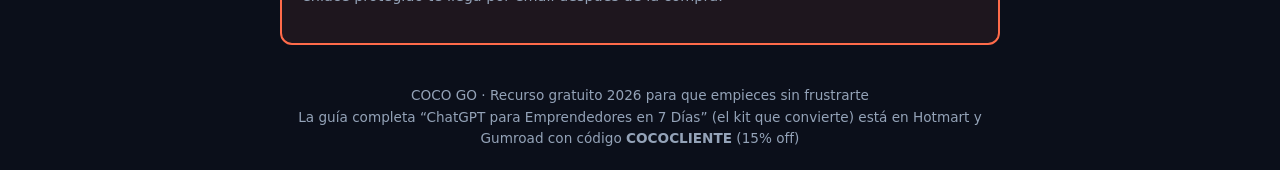
<file: guia/fundamentos-nivel-cero.html>
<!DOCTYPE html>
<html lang="es">
<head>
  <meta charset="UTF-8">
  <meta name="viewport" content="width=device-width, initial-scale=1.0">
  <title>Fundamentos de ChatGPT para Principiantes (Nivel Cero) — Guía Gratis 2026 | COCO GO</title>
  <meta name="description" content="Guía gratis de Fundamentos de ChatGPT para principiantes y emprendedores nivel cero. Aprendé a crear tu cuenta, prompts básicos, cómo refinar respuestas y evitar errores comunes en 5 minutos.">
  <style>
    :root {
      --bg: #0B0F1A;
      --surface: #141B2D;
      --text: #F0F4FC;
      --muted: #94A3B8;
      --coral: #FF6B4A;
      --green: #10A37F;
      --border: #2A3655;
      --radius: 12px;
    }
    body {
      margin: 0;
      background: var(--bg);
      color: var(--text);
      font-family: system-ui, -apple-system, "Segoe UI", sans-serif;
      line-height: 1.6;
      padding: 20px;
    }
    .container { max-width: 720px; margin: 0 auto; }
    .header { text-align: center; margin-bottom: 32px; }
    .logo { display: flex; align-items: center; justify-content: center; gap: 8px; margin-bottom: 12px; }
    .badge {
      display: inline-block;
      background: rgba(16, 163, 127, 0.15);
      color: #1ED9A0;
      font-size: 0.75rem;
      padding: 4px 12px;
      border-radius: 999px;
      font-weight: 700;
      letter-spacing: 0.5px;
    }
    h1 { font-size: 1.8rem; margin: 0 0 8px; }
    .subtitle { color: var(--muted); font-size: 1rem; }
    .card {
      background: var(--surface);
      border: 1px solid var(--border);
      border-radius: var(--radius);
      padding: 20px;
      margin-bottom: 20px;
    }
    .card h2 { font-size: 1.1rem; margin: 0 0 12px; color: var(--coral); }
    pre {
      background: #0B0F1A;
      padding: 14px;
      border-radius: 8px;
      overflow-x: auto;
      font-size: 0.9rem;
      border: 1px solid var(--border);
    }
    .step { display: flex; gap: 12px; margin-bottom: 16px; }
    .step-num {
      width: 28px; height: 28px; background: var(--green); color: white;
      border-radius: 50%; display: flex; align-items: center; justify-content: center;
      font-weight: 700; flex-shrink: 0; font-size: 0.85rem;
    }
    .btn {
      background: var(--coral); color: white; border: none; padding: 10px 18px;
      border-radius: 8px; font-weight: 700; cursor: pointer; font-size: 0.95rem;
    }
    .btn:hover { background: #FF8566; }
    .note { font-size: 0.9rem; color: var(--muted); background: rgba(255,107,74,0.08); padding: 12px; border-radius: 8px; }
    .footer { text-align: center; margin-top: 40px; font-size: 0.85rem; color: var(--muted); }
  </style>
</head>
<body>
  <div class="container">
    <div class="header">
      <div class="logo">
        <svg width="32" height="32" viewBox="0 0 40 40" aria-hidden="true">
          <rect width="40" height="40" rx="10" fill="#FF6B4A"/>
          <g fill="none" stroke="white" stroke-width="3" stroke-linecap="round">
            <path d="M11 12 L19 20 L11 28"/>
            <path d="M19 12 L27 20 L19 28" opacity="0.85"/>
          </g>
        </svg>
        <strong>COCO GO</strong>
      </div>
      <span class="badge">RECURSO GRATIS • NIVEL CERO • 2026</span>
      <h1>Fundamentos de ChatGPT para Principiantes (Nivel Cero)</h1>
      <p class="subtitle">Lo que necesitás saber antes de configurar tu negocio. 5-7 minutos que te dan confianza básica y te ahorran horas de frustración.</p>
    </div>

    <div class="card">
      <h2>0. Qué es un LLM (en 30 segundos, sin tecnicismos)</h2>
      <p>Un LLM (como ChatGPT) es un modelo entrenado con millones de textos para predecir la palabra siguiente. No “entiende” como un humano: genera respuestas probables basadas en patrones. Por eso <strong>siempre verificás</strong> datos importantes y lo usás como asistente, no como verdad absoluta.</p>
      <p class="note">Esto es lo mínimo que necesitás para no frustrarte. El resto lo aprendés usando.</p>
    </div>

    <div class="card">
      <h2>1. Creá tu cuenta (si todavía no la tenés)</h2>
      <div class="step">
        <div class="step-num">1</div>
        <div>
          <p>Entrá a <a href="https://chatgpt.com" target="_blank">chatgpt.com</a></p>
          <p>Usá tu email o Google. La versión <strong>gratuita</strong> alcanza para toda esta guía y para empezar a ahorrar tiempo real en tu negocio.</p>
        </div>
      </div>
    </div>

    <div class="card">
      <h2>2. Tu primer prompt (prueba sin presión)</h2>
      <p>Antes de contarle nada de tu negocio, probá esto para ganar confianza:</p>
      <pre id="prompt-base">Hola, soy [tu nombre] y tengo un [ej: negocio de pastelería casera]. 
Explícame en 4 líneas cómo podés ayudarme a ahorrar tiempo esta semana. 
Respuesta en español argentino, tono cercano y práctico.</pre>
      <button class="btn" onclick="copyPrompt('prompt-base')">Copiar prompt</button>
      <p class="note">Pegalo en un chat nuevo. Mirá qué te contesta. Si te gusta, genial. Si no, seguí al paso 3.</p>
    </div>

    <div class="card">
      <h2>3. La estructura básica que siempre funciona</h2>
      <p>La mayoría de los resultados malos vienen de prompts vagos. Usá esta estructura mínima:</p>
      <ul>
        <li><strong>Rol:</strong> “Sos mi asistente de [tu rol]”</li>
        <li><strong>Contexto:</strong> Quién sos, qué vendés, a quién le vendés, tono.</li>
        <li><strong>Tarea:</strong> Qué querés exactamente.</li>
        <li><strong>Formato:</strong> Largo, estilo, qué incluir/excluir.</li>
        <li><strong>Restricciones:</strong> “Máx 5 líneas”, “sin frases corporativas”, “en español argentino”.</li>
      </ul>
      <p class="note">Ejemplo completo = el prompt que copiaste arriba ya tiene casi toda la estructura.</p>
    </div>

    <div class="card">
      <h2>4. Cómo refinar cuando sale mal (la habilidad más importante)</h2>
      <p>Si la respuesta es genérica, formal, larga o no te sirve:</p>
      <pre id="prompt-refinar">Este resultado no me sirve.
Problemas: [muy genérico / muy formal / sin mi precio / no menciona cupcakes].
Reescribilo cumpliendo:
- Máx 5 líneas
- Tono cercano
- Incluí precio desde $8.000
- Listo para copiar y pegar</pre>
      <button class="btn" onclick="copyPrompt('prompt-refinar')">Copiar prompt de refinamiento</button>
      <p class="note">Este hábito (probar → decir exactamente qué está mal → pedir corrección) es lo que separa a la gente que “usa ChatGPT” de la que realmente ahorra horas.</p>
    </div>

    <div class="card">
      <h2>5. Reglas de oro para principiantes</h2>
      <ul>
        <li>1 tarea = 1 chat nuevo (no mezcles todo en una sola conversación).</li>
        <li><strong>Revisá siempre los outputs</strong> antes de usarlos (datos, precios, hechos). ChatGPT inventa (alucinaciones). Nunca copies ciego.</li>
        <li>Empezá siempre con el plan gratuito. Cuando sientas que te limita mucho, evaluás Plus.</li>
        <li>Guardá lo que te sirve en una carpeta “Sistema IA/” en tu celular o Google Drive. No confíes en el historial.</li>
        <li><strong>Uso responsable:</strong> la IA es una herramienta, no un reemplazo de tu criterio. Revisá impacto en clientes, datos sensibles y decisiones importantes. Siempre hay oversight humano.</li>
      </ul>
    </div>

    <div class="note">
      <strong>Próximo paso recomendado:</strong> Cuando termines estos fundamentos, volvé a la guía principal “ChatGPT para Emprendedores en 7 Días” y empezá por el Día 1 con tu negocio real. Vas a notar la diferencia inmediatamente. Recordá: usá datos reales de tu negocio, revisá los outputs y guardá todo en “Sistema IA/”.
    </div>

    <!-- SEO / AEO: Preguntas frecuentes para que nos encuentren -->
    <div class="card">
      <h2>Preguntas frecuentes (para que sepas si esto es para vos)</h2>
      <details>
        <summary>¿Esto sirve si nunca usé ChatGPT?</summary>
        <p>Sí. Está hecho exactamente para nivel cero. Empezamos desde crear la cuenta y un primer prompt súper simple.</p>
      </details>
      <details>
        <summary>¿Necesito pagar ChatGPT Plus?</summary>
        <p>No. La versión gratuita alcanza para toda esta guía y para empezar a ahorrar tiempo real en tu negocio.</p>
      </details>
      <details>
        <summary>¿Cuánto tiempo me lleva?</summary>
        <p>Entre 3 y 7 minutos si vas directo. El objetivo es que salgas con confianza básica para no frustrarte después.</p>
      </details>
      <details>
        <summary>¿Esto reemplaza la guía completa de 7 días?</summary>
        <p>No. Este es solo el “arranque en frío”. La guía completa te da los 7 entregables reales + el sistema para usarlos cada lunes.</p>
      </details>
    </div>

    <!-- CTA DIRECTO A LA GUÍA COMPLETA (máxima conversión, sin paso extra obligatorio) -->
    <div class="card" style="border: 2px solid var(--coral); background: rgba(255,107,74,0.08);">
      <h2 style="color: var(--coral);">¿Querés pasar ya al kit completo con los 7 entregables reales?</h2>
      <p>Este recurso gratis te da los fundamentos básicos para que no te quedes atascado. La guía principal es el <strong>kit que realmente convierte</strong>:</p>
      <ul>
        <li>7 archivos listos para usar y guardar en "Sistema IA/" (perfil, voz, calendario, plantillas de venta, flujos, ficha de idea y manual de operación)</li>
        <li>Todo el sistema probado para operarlo cada lunes sin releer nada</li>
        <li>Exigencia real: datos de tu negocio + iteración + prueba en operación</li>
      </ul>

      <p style="margin-top:16px; font-weight:700;">Usá el código <strong>COCOCLIENTE</strong> (15% off) y comprá directo (sin comisiones de plataforma):</p>
      <p><a href="https://checkout.lemonsqueezy.com/checkout/your-product?coupon=COCOCLIENTE" style="color:var(--coral); text-decoration:underline; font-weight:700;">https://cocogo.lat/comprar</a></p>

      <p style="font-size:0.9rem; color:var(--muted); margin-top:12px;">Este recurso es 100% gratis y público (ideal si estás en cero). La guía completa (el kit que realmente convierte) la comprás en Hotmart o Gumroad con el código <strong>COCOCLIENTE</strong>. El enlace protegido te llega por email después de la compra.</p>
    </div>

    <div class="footer">
      COCO GO · Recurso gratuito 2026 para que empieces sin frustrarte<br>
      La guía completa “ChatGPT para Emprendedores en 7 Días” (el kit que convierte) está en Hotmart y Gumroad con código <strong>COCOCLIENTE</strong> (15% off)
    </div>
  </div>

  <script>
    function copyPrompt(id) {
      const text = document.getElementById(id).innerText;
      navigator.clipboard.writeText(text).then(() => {
        const original = event.target.innerText;
        event.target.innerText = "¡Copiado!";
        setTimeout(() => {
          if (event.target) event.target.innerText = original;
        }, 1400);
      });
    }
  </script>
</body>
</html>
</file>
